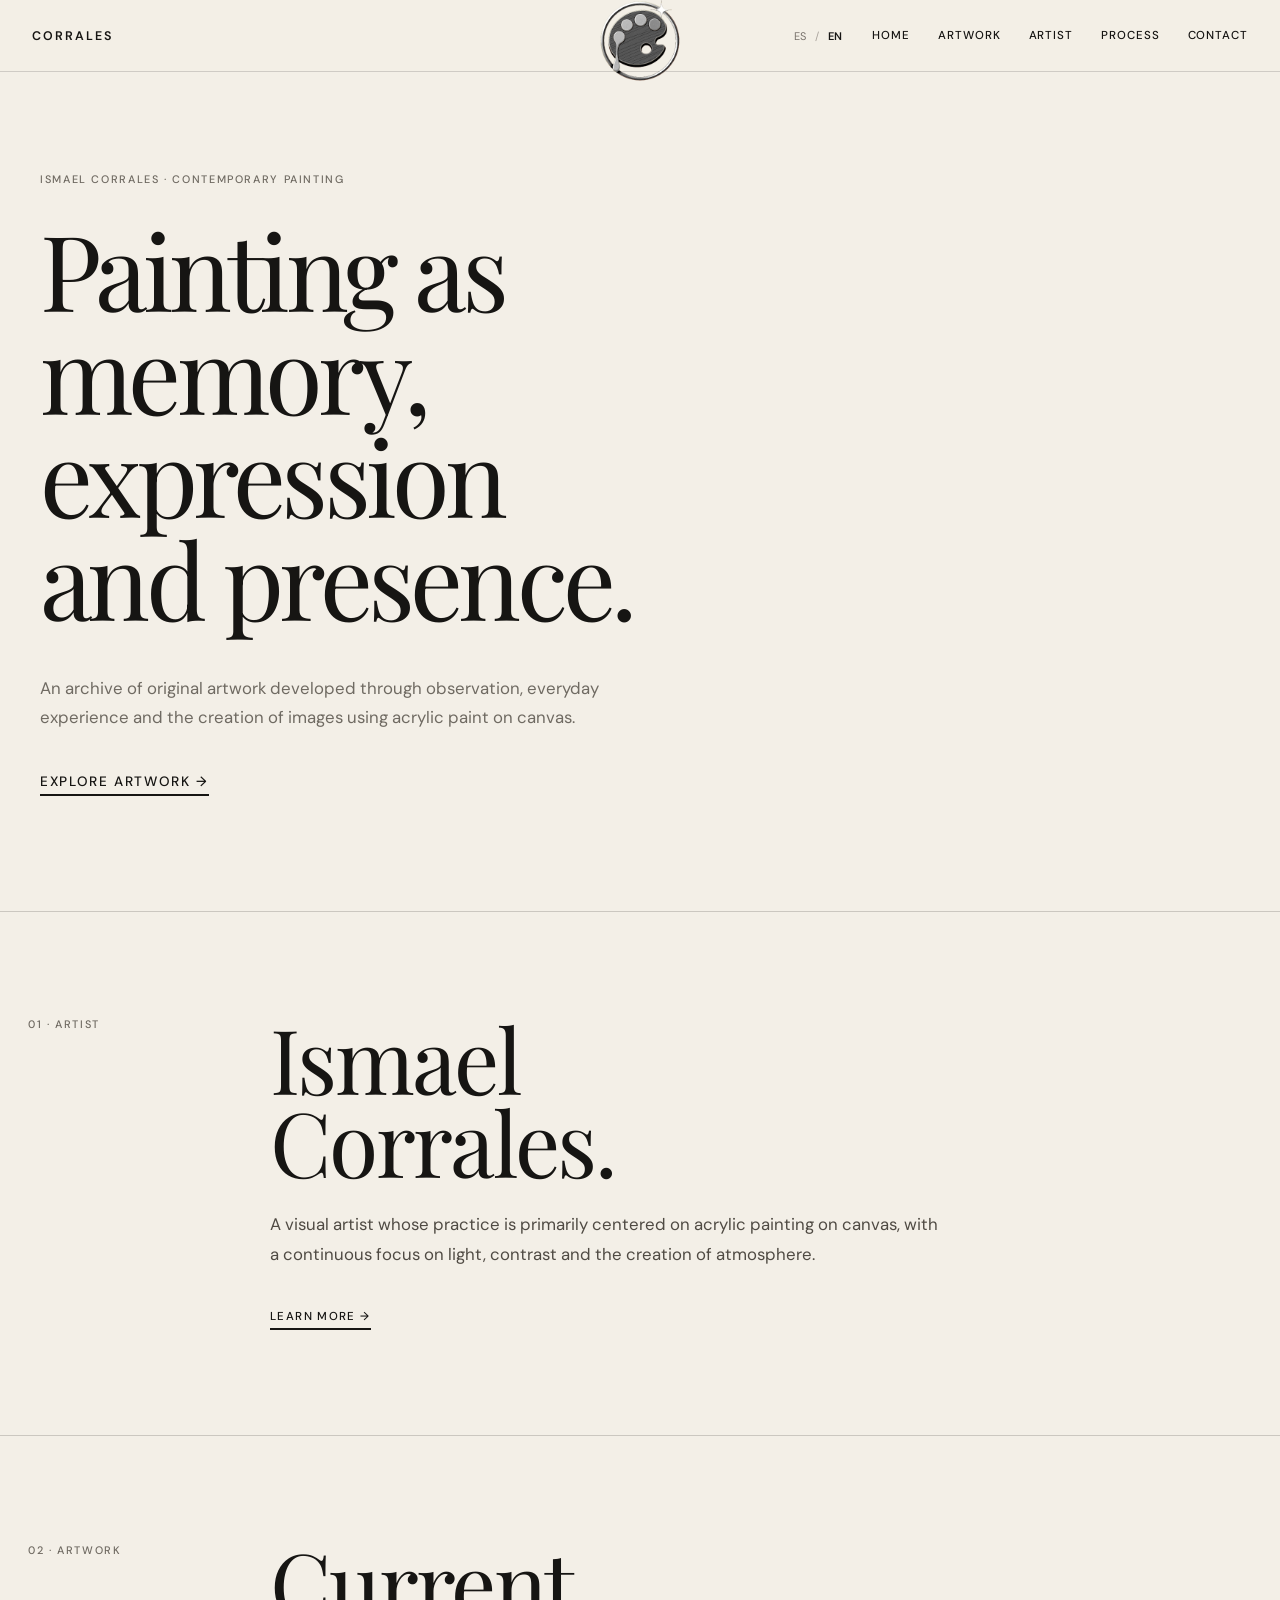
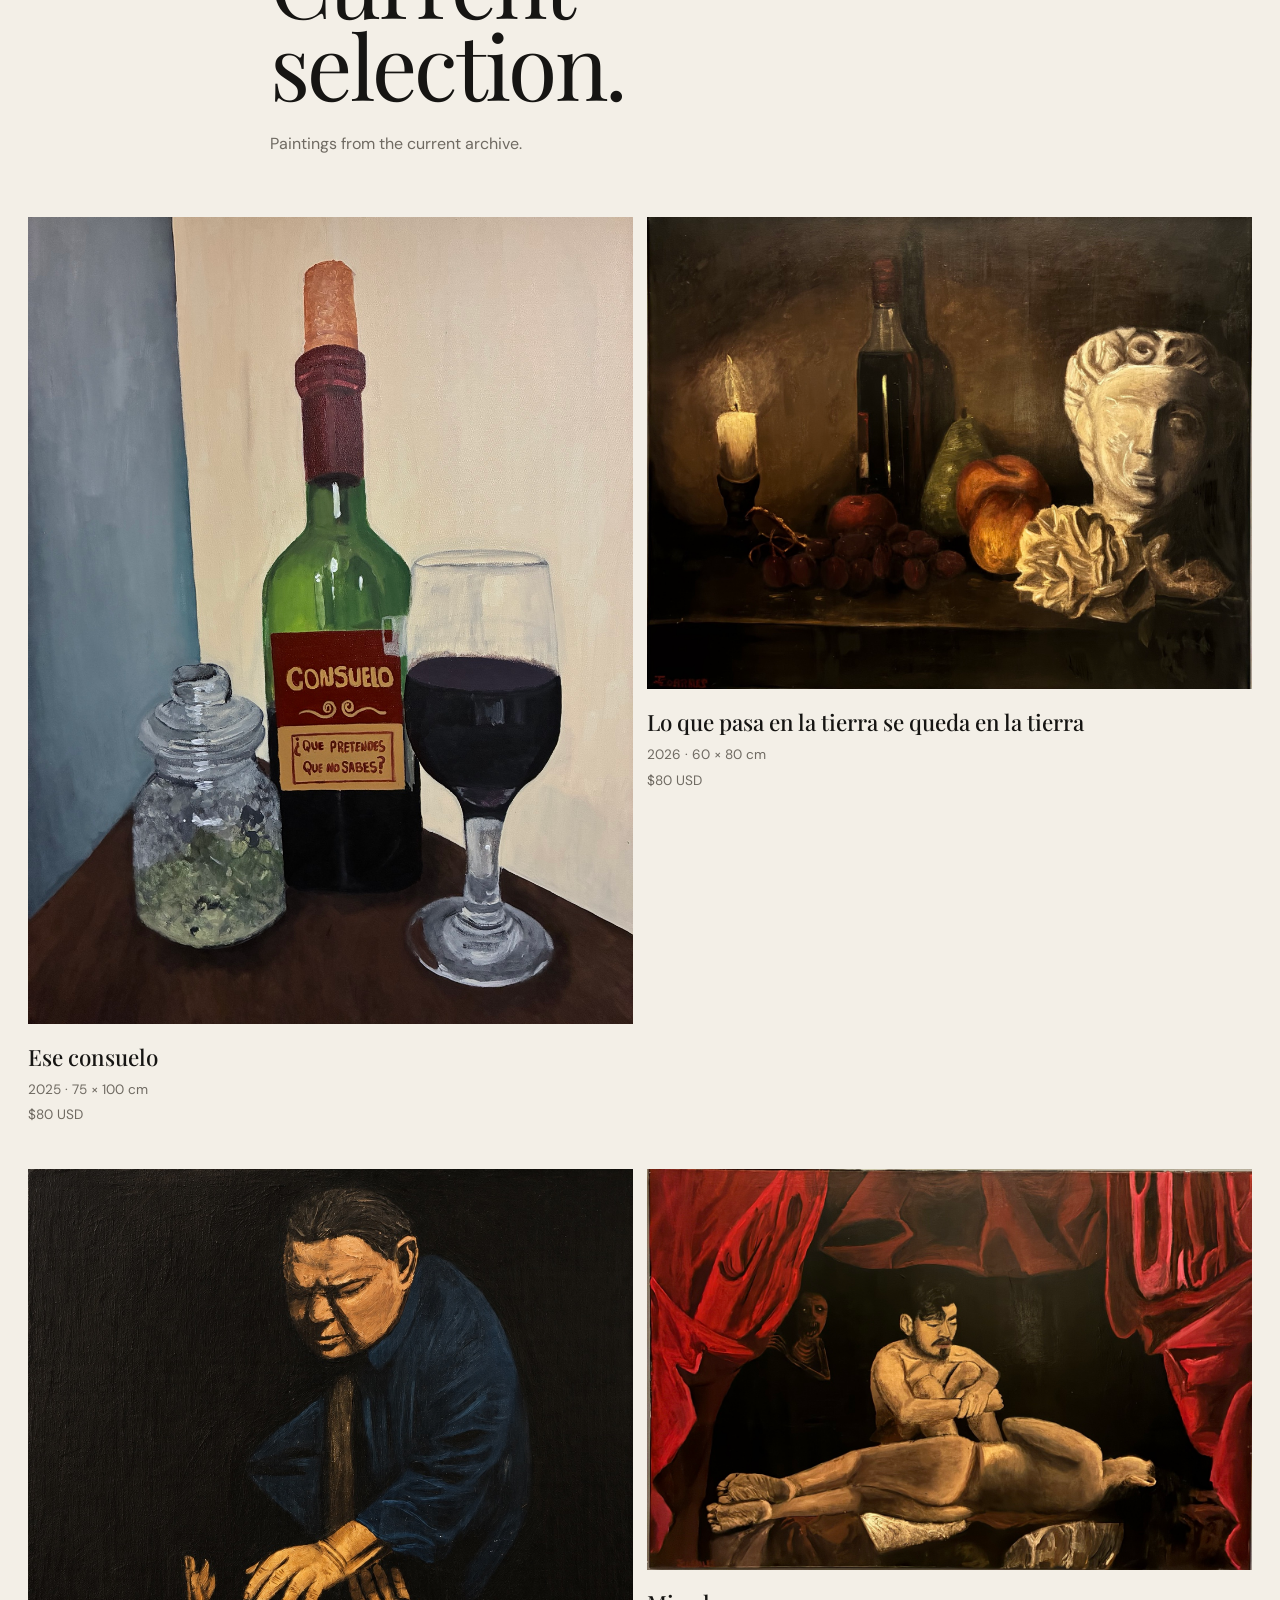
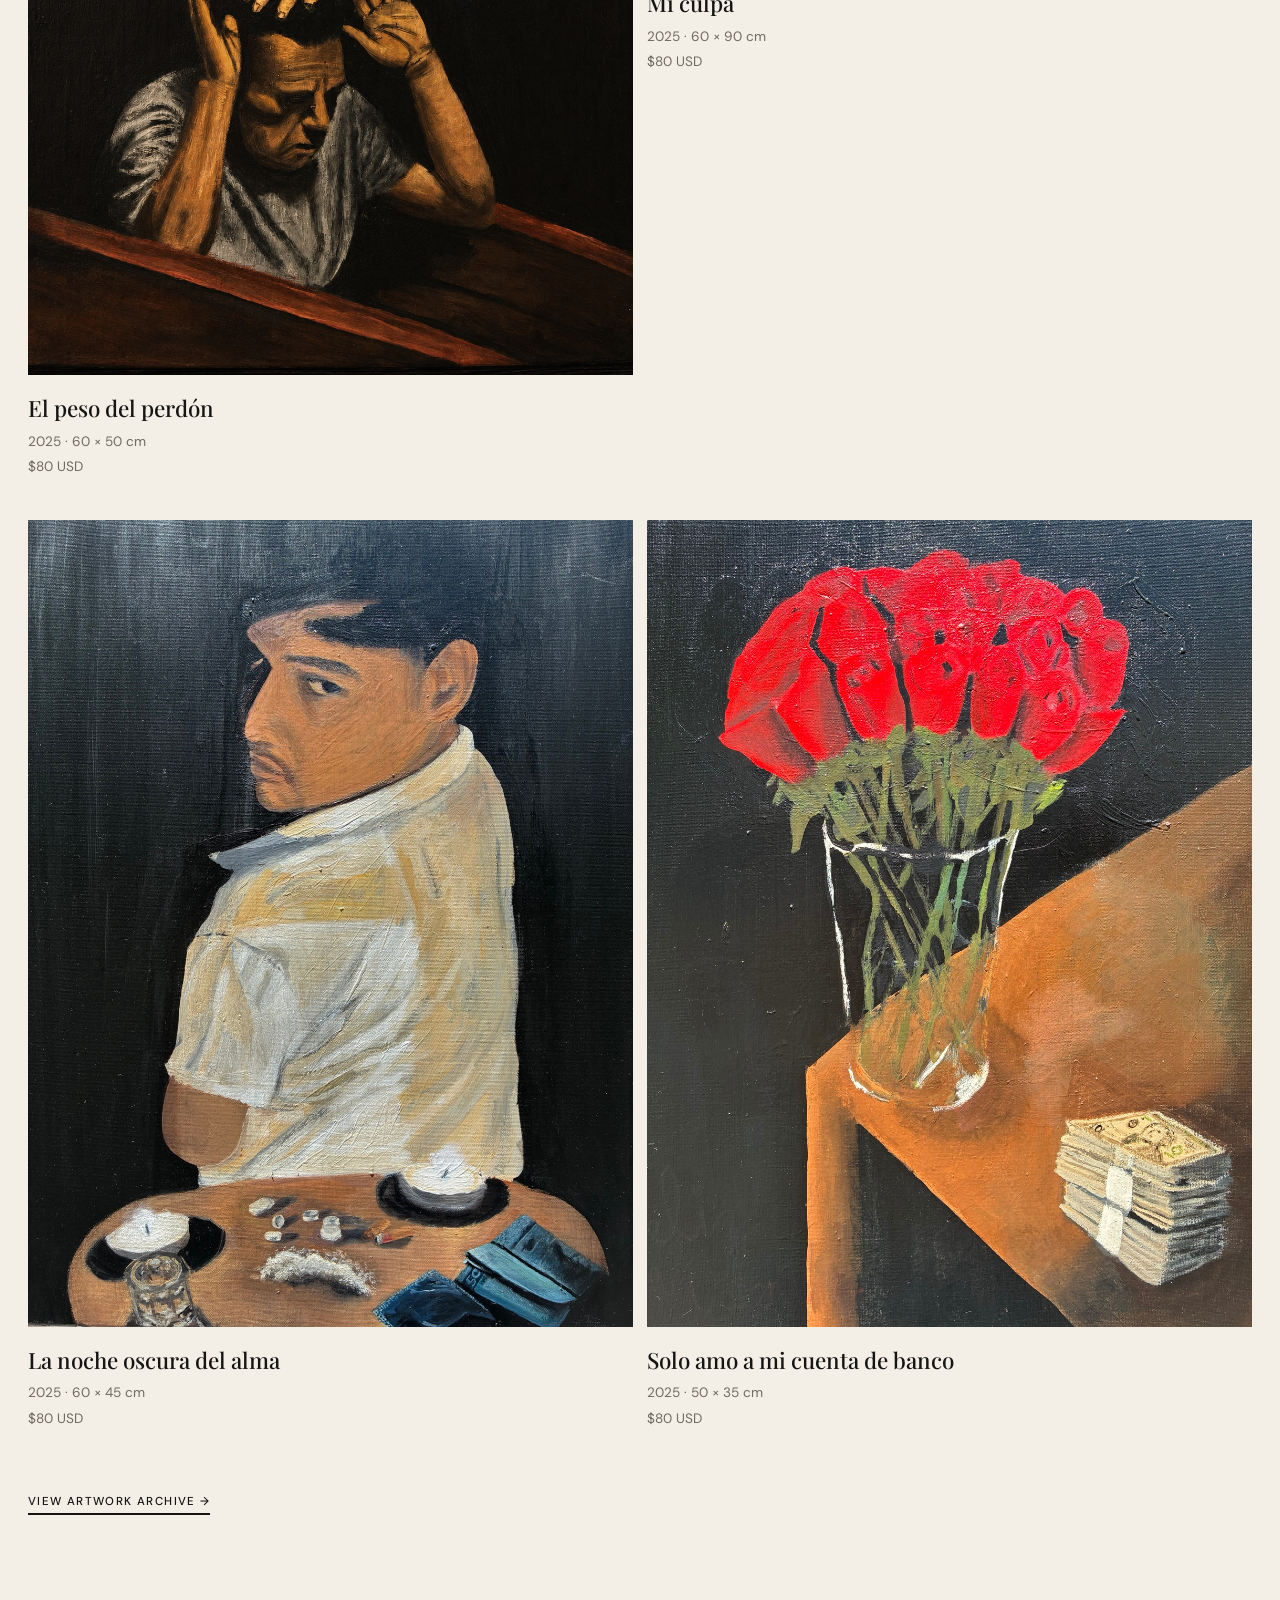
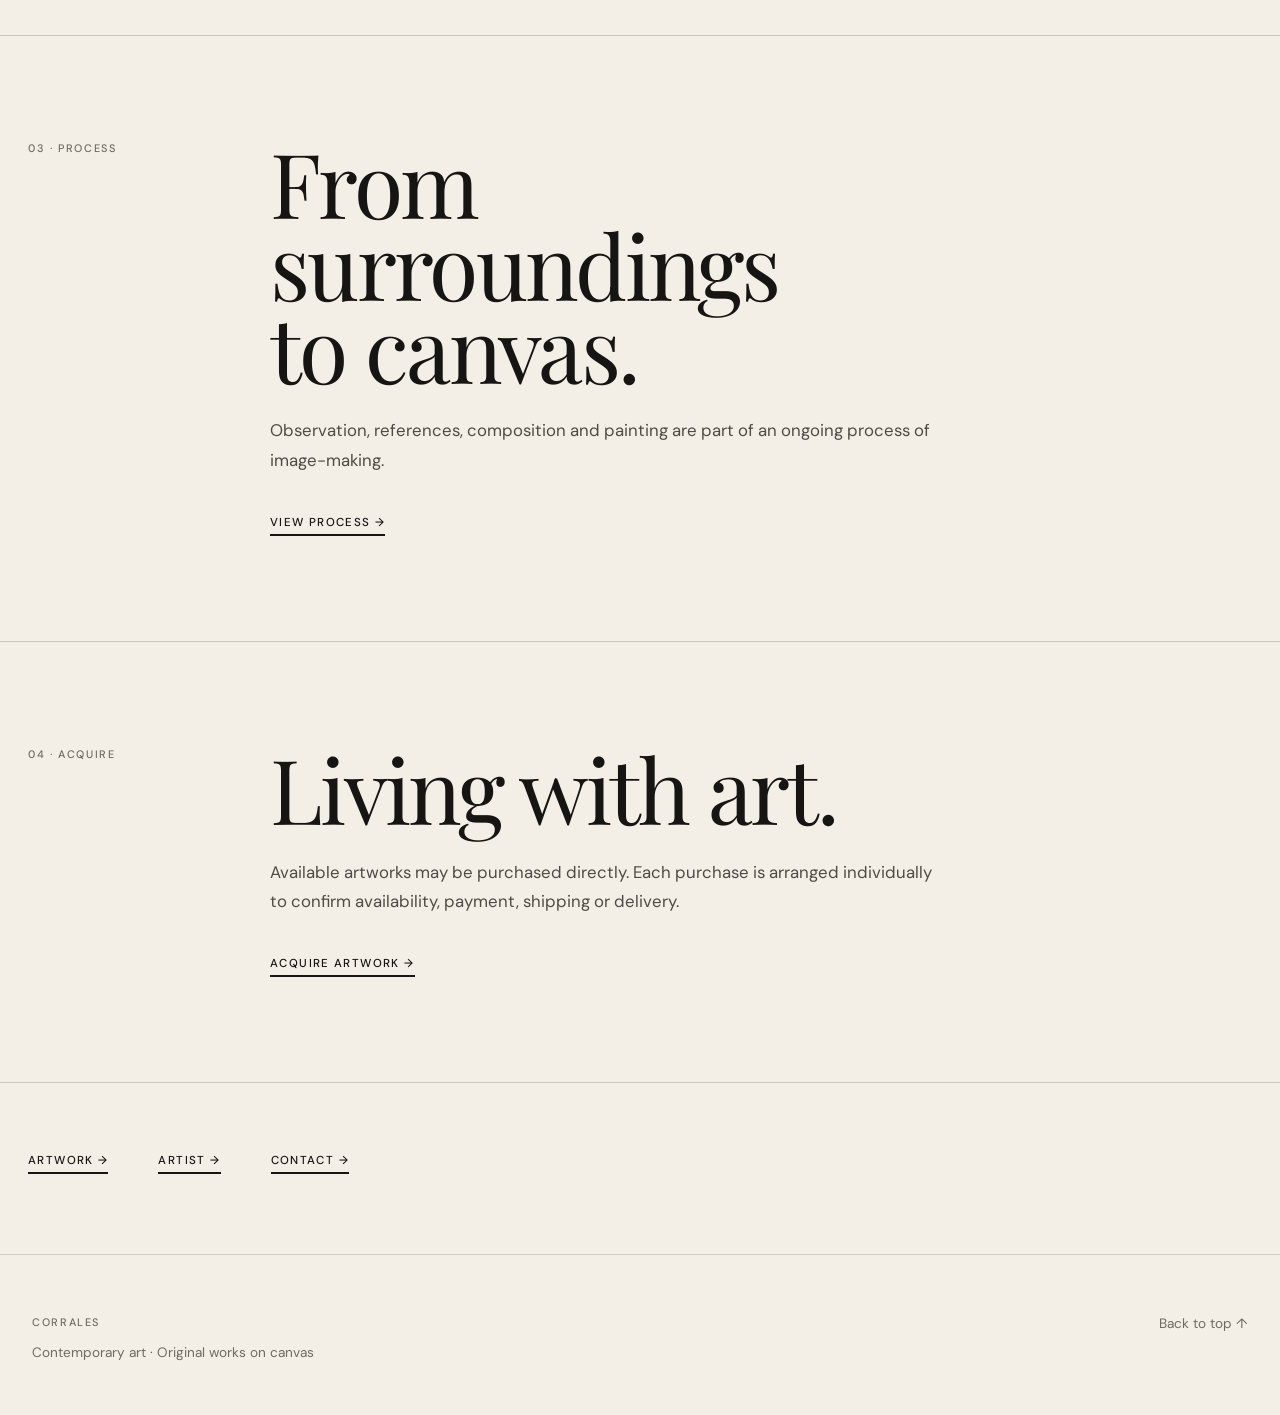
<file: index.html>
<!DOCTYPE html>
<html lang="es">

<head>
  <meta charset="UTF-8">
  <meta name="viewport" content="width=device-width, initial-scale=1.0">

  <title>Ismael Corrales — Pintura contemporánea</title>

  <meta
    name="description"
    content="Pintura contemporánea de Ismael Corrales. Obras originales, archivo, proceso y adquisición."
  >

  <link rel="preconnect" href="https://fonts.googleapis.com">
  <link rel="preconnect" href="https://fonts.gstatic.com" crossorigin>

  <link
    href="https://fonts.googleapis.com/css2?family=DM+Sans:wght@300;400;500;600&family=Playfair+Display:wght@400;500&display=swap"
    rel="stylesheet"
  >

  <link rel="stylesheet" href="./styles.css?v=200">

  <style>

    /* ENCABEZADO */

    .site-header {
      position: sticky !important;
      top: 0 !important;
      z-index: 999999 !important;
      background: rgba(243,239,231,.96) !important;
      backdrop-filter: blur(10px);
      -webkit-backdrop-filter: blur(10px);
      transition: transform .3s ease, opacity .3s ease !important;
      overflow: visible !important;
    }

    .site-header.header-hidden {
      transform: translateY(-110%) !important;
      opacity: 0 !important;
    }

    .mobile-menu-toggle,
    .mobile-nav {
      display: none;
    }

    /* SELECTOR DE IDIOMAS */

    .language-switcher {
      display: flex;
      align-items: center;
      justify-content: center;
      gap: 7px;
      font-family: "DM Sans", sans-serif;
      font-size: 11px;
      letter-spacing: .08em;
      white-space: nowrap;
    }

    .language-switcher button {
      padding: 5px 2px;
      border: 0;
      background: transparent;
      color: #77716a;
      font: inherit;
      cursor: pointer;
    }

    .language-switcher button.active,
    .language-switcher button[aria-pressed="true"] {
      color: #161513;
      font-weight: 600;
    }

    .language-switcher span {
      color: #aaa49c;
    }

    .desktop-language {
      margin-left: auto;
      margin-right: 28px;
    }

    .mobile-language {
      display: none;
    }

    /* PORTADA */

    .home-hero {
      min-height: calc(100vh - 72px);
      display: flex;
      align-items: center;
      padding: 100px 28px 115px;
      border-bottom: 1px solid var(--line);
    }

    .home-hero-copy {
      width: 100%;
      max-width: 1200px;
      margin: 0 auto;
    }

    .home-hero .eyebrow {
      margin-bottom: 30px;
    }

    .home-hero h1 {
      max-width: 12ch;
      margin: 0 0 45px;
      font-family: "Playfair Display", serif;
      font-size: clamp(4.5rem, 8.2vw, 8.8rem);
      font-weight: 400;
      line-height: .98;
      letter-spacing: -.045em;
    }

    .home-hero-intro {
      max-width: 610px;
      margin: 0 0 38px;
      font-size: 1.05rem;
      line-height: 1.75;
      color: var(--muted);
    }

    .home-hero .text-link {
      display: inline-block;
      font-size: .85rem;
      letter-spacing: .12em;
      text-transform: uppercase;
    }

    /* SECCIONES GENERALES */

    .home-section {
      padding: 105px 28px;
      border-bottom: 1px solid var(--line);
    }

    .home-section-grid {
      display: grid;
      grid-template-columns: .32fr 1.68fr;
      gap: 55px;
      max-width: 1420px;
      margin: 0 auto;
    }

    .home-section-content {
      max-width: 950px;
    }

    .home-section h2 {
      max-width: 11ch;
      margin: 0 0 28px;
      font-size: clamp(3.6rem, 7vw, 7rem);
      font-weight: 400;
      line-height: .92;
      letter-spacing: -.03em;
    }

    .home-section-copy {
      max-width: 680px;
      margin: 0 0 35px;
      font-size: 1.05rem;
      line-height: 1.75;
      color: #4f4a43;
    }

    /* SELECCIÓN ACTUAL */

    .home-works {
      padding: 105px 28px 120px;
      border-bottom: 1px solid var(--line);
    }

    .home-works-header {
      display: grid;
      grid-template-columns: .32fr 1.68fr;
      gap: 55px;
      max-width: 1420px;
      margin: 0 auto 60px;
    }

    .home-works-header h2 {
      max-width: 11ch;
      margin: 0 0 24px;
      font-size: clamp(3.6rem, 7vw, 7rem);
      font-weight: 400;
      line-height: .92;
      letter-spacing: -.03em;
    }

    .home-works-header p {
      max-width: 650px;
      margin: 0;
      line-height: 1.7;
      color: var(--muted);
    }

    /* DOS COLUMNAS */

    #corrales-seleccion-actual {
      display: grid !important;
      grid-template-columns: repeat(2, minmax(0, 1fr)) !important;
      gap: 60px 28px !important;
      width: 100% !important;
      max-width: 1420px !important;
      margin: 0 auto !important;
      align-items: start !important;
    }

    #corrales-seleccion-actual > article {
      display: block !important;
      width: 100% !important;
      min-width: 0 !important;
      max-width: none !important;
      margin: 0 !important;
      padding: 0 !important;
      float: none !important;
      grid-column: auto !important;
    }

    #corrales-seleccion-actual > article > a {
      display: block !important;
      width: 100% !important;
    }

    #corrales-seleccion-actual img {
      display: block !important;
      width: 100% !important;
      max-width: 100% !important;
      height: auto !important;
      object-fit: contain !important;
      object-position: center !important;
    }

    #corrales-seleccion-actual h3 {
      margin: 18px 0 8px;
      line-height: 1.35;
    }

    #corrales-seleccion-actual h3 a {
      color: inherit;
      text-decoration: none;
    }

    #corrales-seleccion-actual p {
      margin: 5px 0;
      line-height: 1.5;
    }

    .home-works-footer {
      max-width: 1420px;
      margin: 55px auto 0;
    }

    /* CIERRE */

    .home-final {
      padding: 70px 28px 80px;
    }

    .home-final-inner {
      max-width: 1420px;
      margin: 0 auto;
    }

    .home-final-links {
      display: flex;
      gap: 50px;
      align-items: flex-start;
    }

    /* VERSIÓN MÓVIL */

    @media (max-width: 800px) {

      .site-header {
        display: flex !important;
        align-items: center !important;
        justify-content: space-between !important;
        min-height: 118px !important;
        padding: 18px !important;
      }

      .site-header .nav {
        display: none !important;
      }

      .desktop-language {
        display: none !important;
      }

      .mobile-language {
        display: flex;
        justify-content: flex-start;
        padding: 12px 0 18px;
        border-bottom: 1px solid rgba(22,21,19,.18);
      }

      .mobile-language button {
        font-size: 13px;
      }

      .mobile-menu-toggle {
        display: block !important;
        visibility: visible !important;
        opacity: 1 !important;
        position: relative !important;
        z-index: 100001 !important;
        margin: 0 !important;
        padding: 10px 0 !important;
        border: 0 !important;
        background: transparent !important;
        color: #161513 !important;
        font-family: "DM Sans", sans-serif !important;
        font-size: 12px !important;
        font-weight: 500 !important;
        letter-spacing: .12em !important;
        text-transform: uppercase !important;
        cursor: pointer;
      }

      .mobile-nav {
        display: none;
        position: fixed;
        top: 118px;
        left: 0;
        right: 0;
        z-index: 999998;
        padding: 20px 18px 30px;
        background: #f3efe7;
        border-bottom: 1px solid rgba(22,21,19,.18);
      }

      .mobile-nav.open {
        display: block !important;
      }

      .mobile-nav a {
        display: block;
        padding: 17px 0;
        border-bottom: 1px solid rgba(22,21,19,.18);
        color: #161513;
        font-family: "Playfair Display", serif;
        font-size: 32px;
        line-height: 1;
        text-decoration: none;
      }

      /* PORTADA MÓVIL */

      .home-hero {
        min-height: calc(100svh - 118px);
        padding: 65px 18px 85px;
      }

      .home-hero-copy {
        max-width: 100%;
      }

      .home-hero .eyebrow {
        margin-bottom: 25px;
      }

      .home-hero h1 {
        max-width: 100%;
        margin: 0 0 35px;
        font-size: clamp(3.45rem, 13vw, 5.8rem);
        line-height: 1;
        letter-spacing: -.04em;
      }

      .home-hero-intro {
        max-width: 100%;
        margin-bottom: 34px;
        font-size: .98rem;
        line-height: 1.7;
      }

      /* SECCIONES MÓVILES */

      .home-section {
        padding: 82px 18px;
      }

      .home-section-grid {
        display: block;
      }

      .home-section-grid > .section-number {
        margin-bottom: 30px;
      }

      .home-section h2 {
        font-size: clamp(3rem, 14vw, 5rem);
      }

      .home-section-copy {
        font-size: .98rem;
        line-height: 1.7;
      }

      /* OBRAS EN DOS COLUMNAS */

      .home-works {
        padding: 82px 18px 95px;
      }

      .home-works-header {
        display: block;
        margin-bottom: 45px;
      }

      .home-works-header > .section-number {
        margin-bottom: 30px;
      }

      .home-works-header h2 {
        font-size: clamp(3rem, 14vw, 5rem);
      }

      #corrales-seleccion-actual {
        display: grid !important;
        grid-template-columns: repeat(2, minmax(0, 1fr)) !important;
        gap: 38px 14px !important;
      }

      #corrales-seleccion-actual > article {
        width: 100% !important;
        min-width: 0 !important;
      }

      #corrales-seleccion-actual img {
        width: 100% !important;
        height: auto !important;
        object-fit: contain !important;
      }

      #corrales-seleccion-actual h3 {
        margin-top: 12px;
        margin-bottom: 6px;
        font-size: 14px !important;
        line-height: 1.35;
      }

      #corrales-seleccion-actual p {
        font-size: 12px !important;
        line-height: 1.45;
        margin: 4px 0;
      }

      .home-works-footer {
        margin-top: 42px;
      }

      /* CIERRE MÓVIL */

      .home-final {
        padding: 55px 18px 65px;
      }

      .home-final-links {
        display: flex !important;
        justify-content: space-between;
        gap: 20px;
      }

      .home-final-links .text-link {
        margin: 0 !important;
        white-space: nowrap;
      }

    }

  </style>

</head>

<body>

  <!-- ENCABEZADO -->

  <header class="site-header">

    <a href="./index.html" class="brand">
      CORRALES
    </a>

    <a
      href="./index.html"
      class="header-logo"
      aria-label="Inicio Corrales"
    >
      <img
        src="./assets/Logo-header.PNG?v=4"
        alt="Logotipo Corrales"
      >
    </a>

    <!-- SELECTOR DE IDIOMAS EN COMPUTADORA -->

    <div
      class="language-switcher desktop-language"
      role="group"
      aria-label="Seleccionar idioma"
    >
      <button type="button" data-lang-button="es">
        ES
      </button>

      <span>/</span>

      <button type="button" data-lang-button="en">
        EN
      </button>
    </div>

    <!-- NAVEGACIÓN -->

    <nav class="nav">

      <a
        href="./index.html"
        data-es="Inicio"
        data-en="Home"
      >Inicio</a>

      <a
        href="./obra.html"
        data-es="Obra"
        data-en="Artwork"
      >Obra</a>

      <a
        href="./artista.html"
        data-es="Artista"
        data-en="Artist"
      >Artista</a>

      <a
        href="./proceso.html"
        data-es="Proceso"
        data-en="Process"
      >Proceso</a>

      <a
        href="./contacto.html"
        data-es="Contacto"
        data-en="Contact"
      >Contacto</a>

    </nav>

    <button
      class="mobile-menu-toggle"
      id="menuButton"
      type="button"
      aria-label="Abrir menú"
      aria-expanded="false"
      data-aria-es="Abrir menú"
      data-aria-en="Open menu"
    >
      MENÚ
    </button>

  </header>

  <!-- MENÚ MÓVIL -->

  <nav
    class="mobile-nav"
    id="mobileMenu"
    aria-label="Navegación móvil"
  >

    <!-- SELECTOR DE IDIOMAS EN IPHONE -->

    <div
      class="language-switcher mobile-language"
      role="group"
      aria-label="Seleccionar idioma"
    >
      <button type="button" data-lang-button="es">
        ES
      </button>

      <span>/</span>

      <button type="button" data-lang-button="en">
        EN
      </button>
    </div>

    <a
      href="./index.html"
      data-es="Inicio"
      data-en="Home"
    >Inicio</a>

    <a
      href="./obra.html"
      data-es="Obra"
      data-en="Artwork"
    >Obra</a>

    <a
      href="./artista.html"
      data-es="Artista"
      data-en="Artist"
    >Artista</a>

    <a
      href="./proceso.html"
      data-es="Proceso"
      data-en="Process"
    >Proceso</a>

    <a
      href="./contacto.html"
      data-es="Contacto"
      data-en="Contact"
    >Contacto</a>

  </nav>

  <main>

    <!-- PORTADA -->

    <section class="home-hero">

      <div class="home-hero-copy">

        <p
          class="eyebrow"
          data-es="ISMAEL CORRALES · PINTURA CONTEMPORÁNEA"
          data-en="ISMAEL CORRALES · CONTEMPORARY PAINTING"
        >
          ISMAEL CORRALES · PINTURA CONTEMPORÁNEA
        </p>

        <h1
          data-es="La pintura como memoria, expresión y presencia."
          data-en="Painting as memory, expression and presence."
        >
          La pintura como memoria, expresión y presencia.
        </h1>

        <p
          class="home-hero-intro"
          data-es="Archivo de obra original desarrollado desde la observación, la experiencia cotidiana y la construcción de imágenes mediante pintura acrílica sobre lienzo."
          data-en="An archive of original artwork developed through observation, everyday experience and the creation of images using acrylic paint on canvas."
        >
          Archivo de obra original desarrollado desde la observación,
          la experiencia cotidiana y la construcción de imágenes
          mediante pintura acrílica sobre lienzo.
        </p>

        <a
          href="./obra.html"
          class="text-link"
          data-es="EXPLORAR OBRAS →"
          data-en="EXPLORE ARTWORK →"
        >
          EXPLORAR OBRAS →
        </a>

      </div>

    </section>

    <!-- ARTISTA -->

    <section class="home-section">

      <div class="home-section-grid">

        <p
          class="section-number"
          data-es="01 · ARTISTA"
          data-en="01 · ARTIST"
        >
          01 · ARTISTA
        </p>

        <div class="home-section-content">

          <h2>
            Ismael Corrales.
          </h2>

          <p
            class="home-section-copy"
            data-es="Artista visual cuya práctica se desarrolla principalmente a través de la pintura acrílica sobre lienzo, con una atención constante a la luz, el contraste y la construcción de atmósferas."
            data-en="A visual artist whose practice is primarily centered on acrylic painting on canvas, with a continuous focus on light, contrast and the creation of atmosphere."
          >
            Artista visual cuya práctica se desarrolla
            principalmente a través de la pintura acrílica sobre lienzo,
            con una atención constante a la luz, el contraste y la
            construcción de atmósferas.
          </p>

          <a
            href="./artista.html"
            class="text-link"
            data-es="INFORMACIÓN →"
            data-en="LEARN MORE →"
          >
            INFORMACIÓN →
          </a>

        </div>

      </div>

    </section>

    <!-- SELECCIÓN ACTUAL -->

    <section class="home-works">

      <div class="home-works-header">

        <p
          class="section-number"
          data-es="02 · OBRA"
          data-en="02 · ARTWORK"
        >
          02 · OBRA
        </p>

        <div>

          <h2
            data-es="Selección actual."
            data-en="Current selection."
          >
            Selección actual.
          </h2>

          <p
            data-es="Pinturas dentro del archivo actual."
            data-en="Paintings from the current archive."
          >
            Pinturas dentro del archivo actual.
          </p>

        </div>

      </div>

      <!-- CUADRÍCULA DE DOS COLUMNAS -->

      <div
        id="corrales-seleccion-actual"
        class="works-grid"
        style="
          display:grid !important;
          grid-template-columns:repeat(2,minmax(0,1fr)) !important;
          gap:38px 14px !important;
          width:100% !important;
          max-width:1420px !important;
          margin:0 auto !important;
        "
      >

        <!-- OBRA 1 -->

        <article class="work">

          <a href="./consuelo.html">
            <img
              src="./assets/consuelo.jpg"
              alt="Ese consuelo"
              loading="lazy"
            >
          </a>

          <h3>
            <a href="./consuelo.html">
              Ese consuelo
            </a>
          </h3>

          <p>2025 · 75 × 100 cm</p>
          <p>$80 USD</p>

        </article>

        <!-- OBRA 2 -->

        <article class="work">

          <a href="./tierra.html">
            <img
              src="./assets/tierra.jpg"
              alt="Lo que pasa en la tierra se queda en la tierra"
              loading="lazy"
            >
          </a>

          <h3>
            <a href="./tierra.html">
              Lo que pasa en la tierra se queda en la tierra
            </a>
          </h3>

          <p>2026 · 60 × 80 cm</p>
          <p>$80 USD</p>

        </article>

        <!-- OBRA 3 -->

        <article class="work">

          <a href="./perdon.html">
            <img
              src="./assets/perdon.jpg"
              alt="El peso del perdón"
              loading="lazy"
            >
          </a>

          <h3>
            <a href="./perdon.html">
              El peso del perdón
            </a>
          </h3>

          <p>2025 · 60 × 50 cm</p>
          <p>$80 USD</p>

        </article>

        <!-- OBRA 4 -->

        <article class="work">

          <a href="./culpa.html">
            <img
              src="./assets/culpa.jpg"
              alt="Mi culpa"
              loading="lazy"
            >
          </a>

          <h3>
            <a href="./culpa.html">
              Mi culpa
            </a>
          </h3>

          <p>2025 · 60 × 90 cm</p>
          <p>$80 USD</p>

        </article>

        <!-- OBRA 5 -->

        <article class="work">

          <a href="./noche.html">
            <img
              src="./assets/noche.jpg"
              alt="La noche oscura del alma"
              loading="lazy"
            >
          </a>

          <h3>
            <a href="./noche.html">
              La noche oscura del alma
            </a>
          </h3>

          <p>2025 · 60 × 45 cm</p>
          <p>$80 USD</p>

        </article>

        <!-- OBRA 6 -->

        <article class="work">

          <a href="./banco.html">
            <img
              src="./assets/banco.jpg"
              alt="Solo amo a mi cuenta de banco"
              loading="lazy"
            >
          </a>

          <h3>
            <a href="./banco.html">
              Solo amo a mi cuenta de banco
            </a>
          </h3>

          <p>2025 · 50 × 35 cm</p>
          <p>$80 USD</p>

        </article>

      </div>

      <div class="home-works-footer">

        <a
          href="./obra.html"
          class="text-link"
          data-es="VER ARCHIVO DE OBRA →"
          data-en="VIEW ARTWORK ARCHIVE →"
        >
          VER ARCHIVO DE OBRA →
        </a>

      </div>

    </section>

    <!-- PROCESO -->

    <section class="home-section">

      <div class="home-section-grid">

        <p
          class="section-number"
          data-es="03 · PROCESO"
          data-en="03 · PROCESS"
        >
          03 · PROCESO
        </p>

        <div class="home-section-content">

          <h2
            data-es="Del entorno al lienzo."
            data-en="From surroundings to canvas."
          >
            Del entorno al lienzo.
          </h2>

          <p
            class="home-section-copy"
            data-es="Observación, referencias, composición y pintura forman parte de un proceso continuo de construcción de imágenes."
            data-en="Observation, references, composition and painting are part of an ongoing process of image-making."
          >
            Observación, referencias, composición y pintura forman
            parte de un proceso continuo de construcción de imágenes.
          </p>

          <a
            href="./proceso.html"
            class="text-link"
            data-es="VER PROCESO →"
            data-en="VIEW PROCESS →"
          >
            VER PROCESO →
          </a>

        </div>

      </div>

    </section>

    <!-- ADQUIRIR -->

    <section class="home-section">

      <div class="home-section-grid">

        <p
          class="section-number"
          data-es="04 · ADQUIRIR"
          data-en="04 · ACQUIRE"
        >
          04 · ADQUIRIR
        </p>

        <div class="home-section-content">

          <h2
            data-es="Vivir con una obra."
            data-en="Living with art."
          >
            Vivir con una obra.
          </h2>

          <p
            class="home-section-copy"
            data-es="Las piezas disponibles pueden adquirirse directamente. Cada compra se coordina de manera individual para confirmar disponibilidad, pago, envío o entrega."
            data-en="Available artworks may be purchased directly. Each purchase is arranged individually to confirm availability, payment, shipping or delivery."
          >
            Las piezas disponibles pueden adquirirse directamente.
            Cada compra se coordina de manera individual para confirmar
            disponibilidad, pago, envío o entrega.
          </p>

          <a
            href="./contacto.html"
            class="text-link"
            data-es="ADQUIRIR OBRA →"
            data-en="ACQUIRE ARTWORK →"
          >
            ADQUIRIR OBRA →
          </a>

        </div>

      </div>

    </section>

    <!-- CIERRE -->

    <section class="home-final">

      <div class="home-final-inner">

        <div class="home-final-links">

          <a
            href="./obra.html"
            class="text-link"
            data-es="OBRA →"
            data-en="ARTWORK →"
          >
            OBRA →
          </a>

          <a
            href="./artista.html"
            class="text-link"
            data-es="ARTISTA →"
            data-en="ARTIST →"
          >
            ARTISTA →
          </a>

          <a
            href="./contacto.html"
            class="text-link"
            data-es="CONTACTO →"
            data-en="CONTACT →"
          >
            CONTACTO →
          </a>

        </div>

      </div>

    </section>

  </main>

  <!-- PIE DE PÁGINA -->

  <footer class="footer">

    <div>

      <p class="section-number">
        CORRALES
      </p>

      <p
        data-es="Arte contemporáneo · Originales sobre lienzo"
        data-en="Contemporary art · Original works on canvas"
      >
        Arte contemporáneo · Originales sobre lienzo
      </p>

    </div>

    <a
      href="#"
      data-es="Volver arriba ↑"
      data-en="Back to top ↑"
    >
      Volver arriba ↑
    </a>

  </footer>

  <!-- FUNCIONES DEL MENÚ -->

  <script>

    const menuButton = document.getElementById("menuButton");
    const mobileMenu = document.getElementById("mobileMenu");
    const header = document.querySelector(".site-header");

    function currentLanguage() {
      return window.CorralesLanguage
        ? window.CorralesLanguage.detect()
        : "es";
    }

    function updateMenuButton(isOpen) {
      const english = currentLanguage() === "en";

      menuButton.textContent = isOpen
        ? (english ? "CLOSE" : "CERRAR")
        : (english ? "MENU" : "MENÚ");

      menuButton.setAttribute(
        "aria-expanded",
        String(isOpen)
      );

      menuButton.setAttribute(
        "aria-label",
        isOpen
          ? (english ? "Close menu" : "Cerrar menú")
          : (english ? "Open menu" : "Abrir menú")
      );
    }

    menuButton.addEventListener("click", function () {

      const isOpen = mobileMenu.classList.toggle("open");

      updateMenuButton(isOpen);

      if (isOpen) {
        header.classList.remove("header-hidden");
      }

    });

    mobileMenu.querySelectorAll("a").forEach(function (link) {

      link.addEventListener("click", function () {

        mobileMenu.classList.remove("open");
        updateMenuButton(false);

      });

    });

    window.addEventListener("corrales:languagechange", function () {
      updateMenuButton(mobileMenu.classList.contains("open"));
    });

    /* ENCABEZADO INTELIGENTE */

    let lastScrollY = window.scrollY;

    window.addEventListener("scroll", function () {

      const currentScrollY = window.scrollY;

      if (mobileMenu.classList.contains("open")) {

        header.classList.remove("header-hidden");
        lastScrollY = currentScrollY;
        return;

      }

      if (currentScrollY < 80) {

        header.classList.remove("header-hidden");
        lastScrollY = currentScrollY;
        return;

      }

      if (currentScrollY > lastScrollY) {

        header.classList.add("header-hidden");

      } else if (currentScrollY < lastScrollY) {

        header.classList.remove("header-hidden");

      }

      lastScrollY = currentScrollY;

    }, { passive: true });

  </script>

  <!-- SISTEMA DE IDIOMAS -->

  <script src="./idiomas.js?v=2"></script>

</body>
</html>
</file>
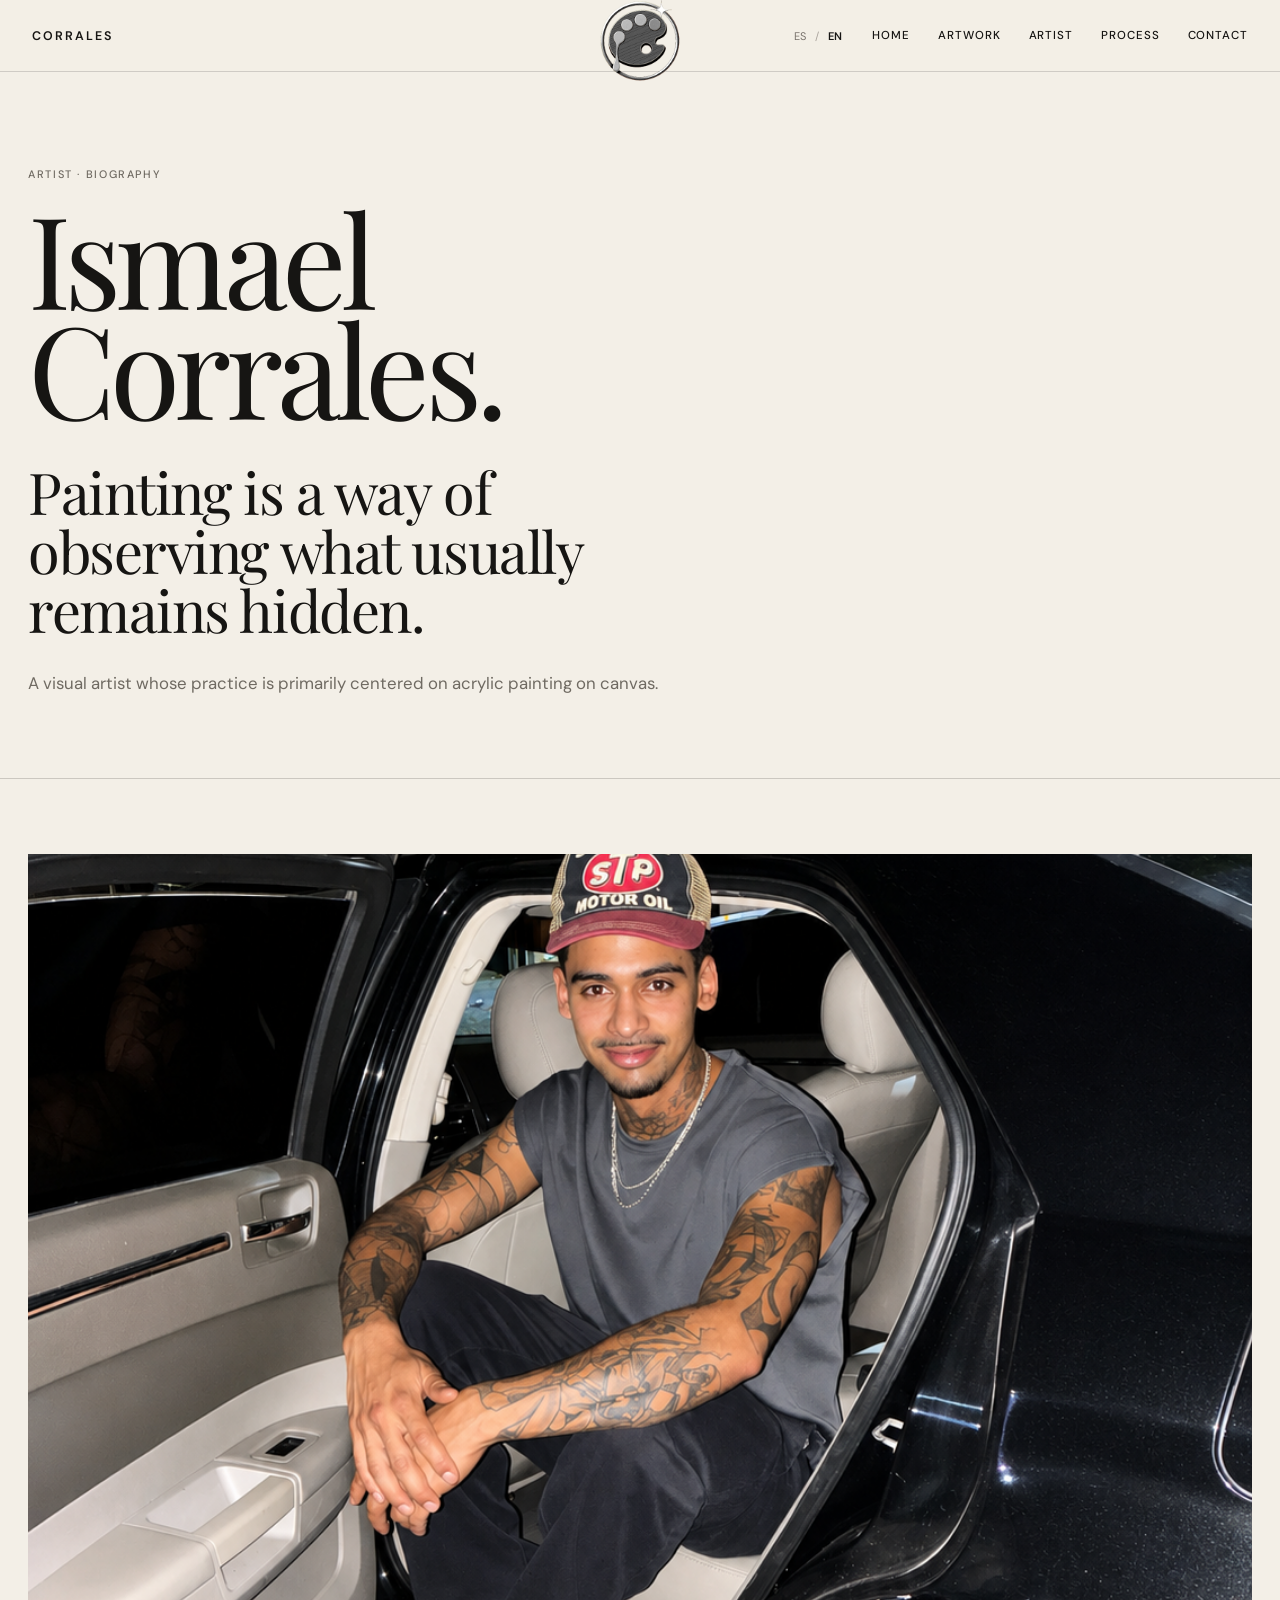
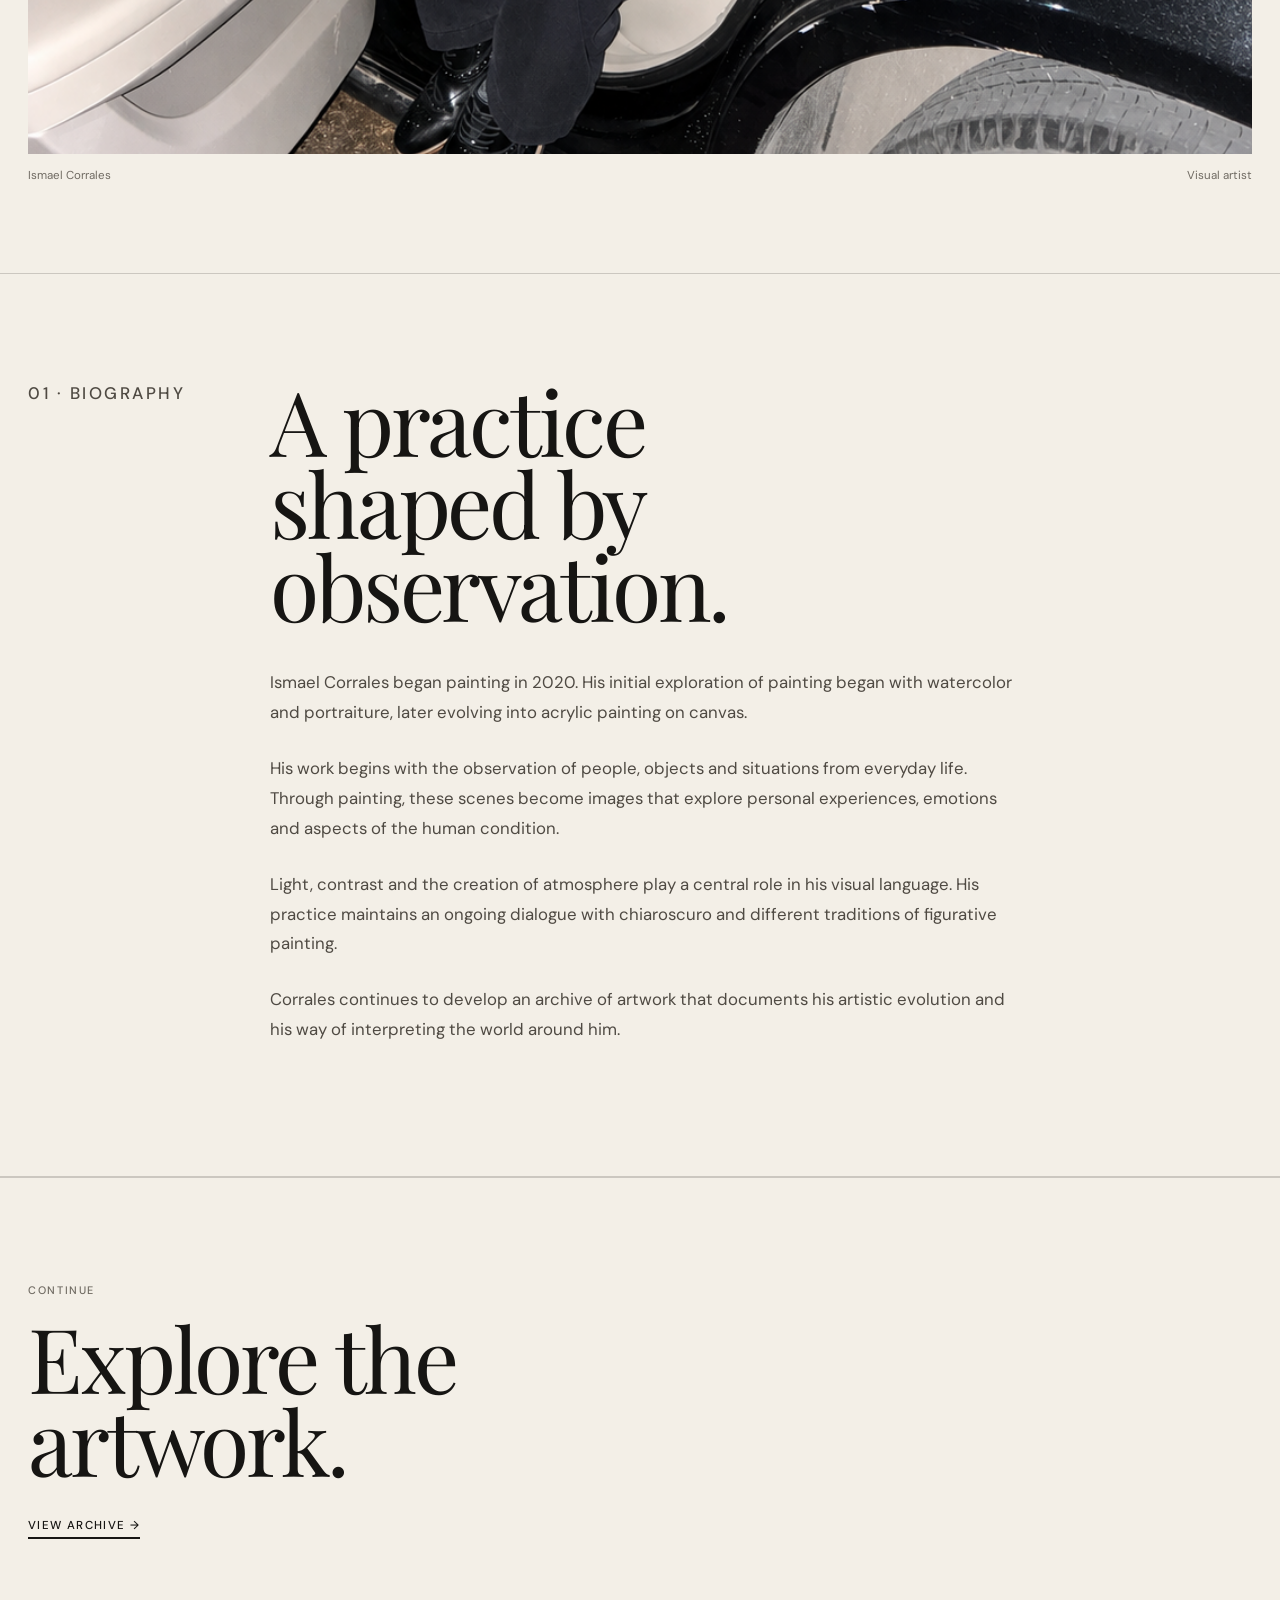
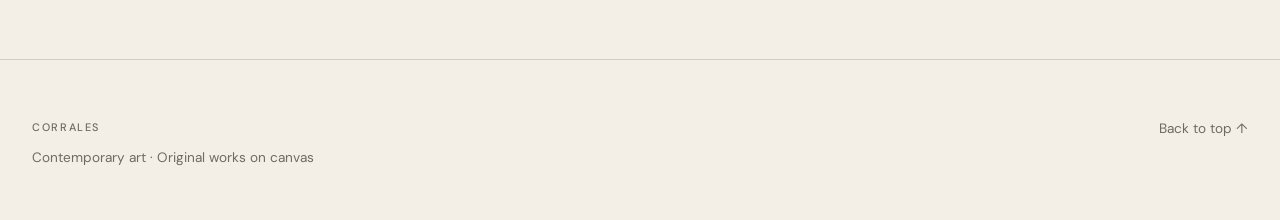
<file: artista.html>
<!DOCTYPE html>
<html lang="es">

<head>
  <meta charset="UTF-8">
  <meta name="viewport" content="width=device-width, initial-scale=1.0">

  <title>Ismael Corrales — Artista</title>

  <meta
    name="description"
    content="Biografía y práctica artística de Ismael Corrales."
  >

  <link rel="preconnect" href="https://fonts.googleapis.com">
  <link rel="preconnect" href="https://fonts.gstatic.com" crossorigin>

  <link
    href="https://fonts.googleapis.com/css2?family=DM+Sans:wght@300;400;500;600&family=Playfair+Display:wght@400;500&display=swap"
    rel="stylesheet"
  >

  <link rel="stylesheet" href="./styles.css?v=206">

  <style>

    /* ENCABEZADO */

    .site-header {
      position: sticky !important;
      top: 0 !important;
      z-index: 999999 !important;
      transition: transform .3s ease, opacity .3s ease !important;
      will-change: transform;
      background: rgba(243,239,231,.96) !important;
      backdrop-filter: blur(10px) !important;
      -webkit-backdrop-filter: blur(10px) !important;
      overflow: visible !important;
    }

    .site-header.header-hidden {
      transform: translateY(-110%) !important;
      opacity: 0 !important;
    }

    .mobile-menu-toggle,
    .mobile-nav {
      display: none;
    }

    /* SELECTOR DE IDIOMAS */

    .language-switcher {
      display: flex;
      align-items: center;
      justify-content: center;
      gap: 7px;
      font-family: "DM Sans", sans-serif;
      font-size: 11px;
      letter-spacing: .08em;
      white-space: nowrap;
    }

    .language-switcher button {
      padding: 5px 2px;
      border: 0;
      background: transparent;
      color: #77716a;
      font: inherit;
      cursor: pointer;
    }

    .language-switcher button.active,
    .language-switcher button[aria-pressed="true"] {
      color: #161513;
      font-weight: 600;
    }

    .language-switcher span {
      color: #aaa49c;
    }

    .desktop-language {
      margin-left: auto;
      margin-right: 28px;
    }

    .mobile-language {
      display: none;
    }

    /* PRESENTACIÓN */

    .artist-hero {
      padding: 95px 28px 80px;
      border-bottom: 1px solid var(--line);
    }

    .artist-hero-inner {
      max-width: 1420px;
      margin: 0 auto;
    }

    .artist-hero h1 {
      margin: 20px 0 40px;
      max-width: 9ch;
      font-size: clamp(4.8rem, 10vw, 9rem);
      line-height: .86;
      font-weight: 400;
      letter-spacing: -.045em;
    }

    .artist-statement {
      max-width: 760px;
      margin: 0 0 30px;
      font-family: "Playfair Display", serif;
      font-size: clamp(2.2rem, 4.5vw, 4.6rem);
      line-height: 1.02;
      letter-spacing: -.025em;
    }

    .artist-intro {
      max-width: 650px;
      margin: 0;
      font-size: 1.05rem;
      line-height: 1.75;
      color: var(--muted);
    }

    /* RETRATO */

    .artist-portrait {
      max-width: 1420px;
      margin: 0 auto;
      padding: 75px 28px 90px;
    }

    .artist-portrait figure {
      margin: 0;
    }

    .artist-portrait img {
      display: block;
      width: 100%;
      max-height: 900px;
      object-fit: cover;
      object-position: center;
    }

    .artist-caption {
      display: flex;
      justify-content: space-between;
      gap: 20px;
      margin-top: 14px;
      font-size: .72rem;
      color: var(--muted);
    }

    /* BIOGRAFÍA */

    .artist-bio {
      padding: 105px 28px;
      border-top: 1px solid var(--line);
      border-bottom: 1px solid var(--line);
    }

    .artist-bio-inner {
      max-width: 1420px;
      margin: 0 auto;
      display: grid;
      grid-template-columns: .32fr 1.68fr;
      gap: 55px;
    }

    .artist-bio-content {
      max-width: 900px;
    }

    .artist-bio h2 {
      margin: 0 0 42px;
      max-width: 10ch;
      font-size: clamp(3.5rem, 7vw, 7rem);
      line-height: .92;
      font-weight: 400;
      letter-spacing: -.035em;
    }

    .artist-bio p {
      max-width: 760px;
      margin: 0 0 26px;
      font-size: 1.05rem;
      line-height: 1.78;
      color: #4f4a43;
    }

    /* CIERRE */

    .artist-final {
      padding: 105px 28px 120px;
      border-top: 1px solid var(--line);
    }

    .artist-final-inner {
      max-width: 1420px;
      margin: 0 auto;
    }

    .artist-final h2 {
      margin: 18px 0 32px;
      max-width: 10ch;
      font-size: clamp(3.8rem, 7vw, 7rem);
      line-height: .92;
      font-weight: 400;
      letter-spacing: -.035em;
    }

    /* VERSIÓN MÓVIL */

    @media (max-width: 800px) {

      .site-header {
        display: flex !important;
        align-items: center !important;
        justify-content: space-between !important;
        min-height: 118px !important;
        padding: 18px !important;
        overflow: visible !important;
      }

      .site-header .nav {
        display: none !important;
      }

      .desktop-language {
        display: none !important;
      }

      .mobile-language {
        display: flex;
        justify-content: flex-start;
        padding: 12px 0 18px;
        border-bottom: 1px solid rgba(22,21,19,.18);
      }

      .mobile-language button {
        font-size: 13px;
      }

      .mobile-menu-toggle {
        display: block !important;
        visibility: visible !important;
        opacity: 1 !important;
        position: relative !important;
        z-index: 100001 !important;
        margin: 0 !important;
        padding: 10px 0 !important;
        border: 0 !important;
        background: transparent !important;
        color: #161513 !important;
        font-family: "DM Sans", sans-serif !important;
        font-size: 12px !important;
        font-weight: 500 !important;
        letter-spacing: .12em !important;
        text-transform: uppercase !important;
        cursor: pointer;
      }

      .mobile-nav {
        display: none;
        position: fixed;
        top: 118px;
        left: 0;
        right: 0;
        z-index: 999998;
        padding: 20px 18px 30px;
        background: #f3efe7;
        border-bottom: 1px solid rgba(22,21,19,.18);
      }

      .mobile-nav.open {
        display: block !important;
      }

      .mobile-nav a {
        display: block;
        padding: 17px 0;
        border-bottom: 1px solid rgba(22,21,19,.18);
        color: #161513;
        font-family: "Playfair Display", serif;
        font-size: 32px;
        line-height: 1;
        text-decoration: none;
      }

      /* PRESENTACIÓN MÓVIL */

      .artist-hero {
        padding: 65px 18px 60px;
      }

      .artist-hero h1 {
        font-size: clamp(4rem, 18vw, 6rem);
      }

      .artist-statement {
        font-size: clamp(2.2rem, 10vw, 3.5rem);
      }

      .artist-intro {
        font-size: .98rem;
      }

      /* RETRATO MÓVIL */

      .artist-portrait {
        padding: 55px 18px 70px;
      }

      .artist-portrait img {
        max-height: none;
      }

      .artist-caption {
        font-size: .64rem;
      }

      /* BIOGRAFÍA MÓVIL */

      .artist-bio {
        padding: 82px 18px;
      }

      .artist-bio-inner {
        display: block;
      }

      .artist-bio-inner > .section-number {
        margin-bottom: 30px;
      }

      .artist-bio h2 {
        font-size: clamp(3rem, 14vw, 5rem);
      }

      .artist-bio p {
        font-size: .98rem;
        line-height: 1.72;
      }

      /* CIERRE MÓVIL */

      .artist-final {
        padding: 80px 18px 95px;
      }

      .artist-final h2 {
        font-size: clamp(3.4rem, 15vw, 5.2rem);
      }

    }

  </style>

</head>

<body>

  <!-- ENCABEZADO -->

  <header class="site-header">

    <a href="./index.html" class="brand">
      CORRALES
    </a>

    <a
      href="./index.html"
      class="header-logo"
      aria-label="Inicio Corrales"
    >
      <img
        src="./assets/Logo-header.PNG?v=4"
        alt=""
      >
    </a>

    <!-- SELECTOR DE IDIOMAS EN COMPUTADORA -->

    <div
      class="language-switcher desktop-language"
      role="group"
      aria-label="Seleccionar idioma"
    >
      <button type="button" data-lang-button="es">
        ES
      </button>

      <span>/</span>

      <button type="button" data-lang-button="en">
        EN
      </button>
    </div>

    <!-- NAVEGACIÓN -->

    <nav class="nav">

      <a
        href="./index.html"
        data-es="Inicio"
        data-en="Home"
      >Inicio</a>

      <a
        href="./obra.html"
        data-es="Obra"
        data-en="Artwork"
      >Obra</a>

      <a
        href="./artista.html"
        data-es="Artista"
        data-en="Artist"
      >Artista</a>

      <a
        href="./proceso.html"
        data-es="Proceso"
        data-en="Process"
      >Proceso</a>

      <a
        href="./contacto.html"
        data-es="Contacto"
        data-en="Contact"
      >Contacto</a>

    </nav>

    <button
      class="mobile-menu-toggle"
      id="menuButton"
      type="button"
      aria-label="Abrir menú"
      aria-expanded="false"
    >
      MENÚ
    </button>

  </header>

  <!-- MENÚ MÓVIL -->

  <nav
    class="mobile-nav"
    id="mobileMenu"
    aria-label="Navegación móvil"
  >

    <!-- SELECTOR ES / EN -->

    <div
      class="language-switcher mobile-language"
      role="group"
      aria-label="Seleccionar idioma"
    >
      <button type="button" data-lang-button="es">
        ES
      </button>

      <span>/</span>

      <button type="button" data-lang-button="en">
        EN
      </button>
    </div>

    <a
      href="./index.html"
      data-es="Inicio"
      data-en="Home"
    >Inicio</a>

    <a
      href="./obra.html"
      data-es="Obra"
      data-en="Artwork"
    >Obra</a>

    <a
      href="./artista.html"
      data-es="Artista"
      data-en="Artist"
    >Artista</a>

    <a
      href="./proceso.html"
      data-es="Proceso"
      data-en="Process"
    >Proceso</a>

    <a
      href="./contacto.html"
      data-es="Contacto"
      data-en="Contact"
    >Contacto</a>

  </nav>

  <main>

    <!-- PRESENTACIÓN -->

    <section class="artist-hero">

      <div class="artist-hero-inner">

        <p
          class="eyebrow"
          data-es="ARTISTA · BIOGRAFÍA"
          data-en="ARTIST · BIOGRAPHY"
        >
          ARTISTA · BIOGRAFÍA
        </p>

        <h1>
          Ismael Corrales.
        </h1>

        <p
          class="artist-statement"
          data-es="Pintar es una forma de observar aquello que normalmente permanece oculto."
          data-en="Painting is a way of observing what usually remains hidden."
        >
          Pintar es una forma de observar aquello que normalmente permanece oculto.
        </p>

        <p
          class="artist-intro"
          data-es="Artista visual cuya práctica se desarrolla principalmente a través de la pintura acrílica sobre lienzo."
          data-en="A visual artist whose practice is primarily centered on acrylic painting on canvas."
        >
          Artista visual cuya práctica se desarrolla
          principalmente a través de la pintura acrílica sobre lienzo.
        </p>

      </div>

    </section>

    <!-- RETRATO -->

    <section class="artist-portrait">

      <figure>

        <img
          src="./assets/retrato.png.PNG"
          alt="Retrato de Ismael Corrales"
          loading="eager"
        >

        <figcaption class="artist-caption">

          <span>
            Ismael Corrales
          </span>

          <span
            data-es="Artista visual"
            data-en="Visual artist"
          >
            Artista visual
          </span>

        </figcaption>

      </figure>

    </section>

    <!-- BIOGRAFÍA -->

    <section class="artist-bio">

      <div class="artist-bio-inner">

        <p
          class="section-number"
          data-es="01 · BIOGRAFÍA"
          data-en="01 · BIOGRAPHY"
        >
          01 · BIOGRAFÍA
        </p>

        <div class="artist-bio-content">

          <h2
            data-es="Una práctica construida desde la observación."
            data-en="A practice shaped by observation."
          >
            Una práctica construida desde la observación.
          </h2>

          <p
            data-es="Ismael Corrales comenzó a pintar en 2020. Su acercamiento inicial surgió a través de la acuarela y el retrato, desarrollándose posteriormente hacia el acrílico sobre lienzo."
            data-en="Ismael Corrales began painting in 2020. His initial exploration of painting began with watercolor and portraiture, later evolving into acrylic painting on canvas."
          >
            Ismael Corrales comenzó a pintar en 2020.
            Su acercamiento inicial surgió a través de la acuarela y el
            retrato, desarrollándose posteriormente hacia el acrílico
            sobre lienzo.
          </p>

          <p
            data-es="Su trabajo parte de la observación de personas, objetos y situaciones de la vida cotidiana. A través de la pintura, estas escenas se transforman en imágenes que exploran experiencias personales, emociones y aspectos de la condición humana."
            data-en="His work begins with the observation of people, objects and situations from everyday life. Through painting, these scenes become images that explore personal experiences, emotions and aspects of the human condition."
          >
            Su trabajo parte de la observación de personas, objetos y
            situaciones de la vida cotidiana. A través de la pintura,
            estas escenas se transforman en imágenes que exploran
            experiencias personales, emociones y aspectos de la
            condición humana.
          </p>

          <p
            data-es="La luz, el contraste y la construcción de atmósferas ocupan un lugar central dentro de su lenguaje visual. Su práctica mantiene una relación constante con el claroscuro y con distintas tradiciones de la pintura figurativa."
            data-en="Light, contrast and the creation of atmosphere play a central role in his visual language. His practice maintains an ongoing dialogue with chiaroscuro and different traditions of figurative painting."
          >
            La luz, el contraste y la construcción de atmósferas ocupan
            un lugar central dentro de su lenguaje visual. Su práctica
            mantiene una relación constante con el claroscuro y con
            distintas tradiciones de la pintura figurativa.
          </p>

          <p
            data-es="Corrales continúa desarrollando un archivo de obra que funciona como registro de su evolución artística y de su manera de interpretar el entorno."
            data-en="Corrales continues to develop an archive of artwork that documents his artistic evolution and his way of interpreting the world around him."
          >
            Corrales continúa desarrollando un archivo de obra que
            funciona como registro de su evolución artística y de su
            manera de interpretar el entorno.
          </p>

        </div>

      </div>

    </section>

    <!-- CIERRE -->

    <section class="artist-final">

      <div class="artist-final-inner">

        <p
          class="eyebrow"
          data-es="CONTINUAR"
          data-en="CONTINUE"
        >
          CONTINUAR
        </p>

        <h2
          data-es="Explorar la obra."
          data-en="Explore the artwork."
        >
          Explorar la obra.
        </h2>

        <a
          href="./obra.html"
          class="text-link"
          data-es="VER ARCHIVO →"
          data-en="VIEW ARCHIVE →"
        >
          VER ARCHIVO →
        </a>

      </div>

    </section>

  </main>

  <!-- PIE DE PÁGINA -->

  <footer class="footer">

    <div>

      <p class="section-number">
        CORRALES
      </p>

      <p
        data-es="Arte contemporáneo · Originales sobre lienzo"
        data-en="Contemporary art · Original works on canvas"
      >
        Arte contemporáneo · Originales sobre lienzo
      </p>

    </div>

    <a
      href="#"
      data-es="Volver arriba ↑"
      data-en="Back to top ↑"
    >
      Volver arriba ↑
    </a>

  </footer>

  <!-- FUNCIONES DEL MENÚ -->

  <script>

    const menuButton =
      document.getElementById("menuButton");

    const mobileMenu =
      document.getElementById("mobileMenu");

    const header =
      document.querySelector(".site-header");

    function currentLanguage() {
      return window.CorralesLanguage
        ? window.CorralesLanguage.detect()
        : "es";
    }

    function updateMenuButton(isOpen) {

      const english = currentLanguage() === "en";

      menuButton.textContent = isOpen
        ? (english ? "CLOSE" : "CERRAR")
        : (english ? "MENU" : "MENÚ");

      menuButton.setAttribute(
        "aria-expanded",
        String(isOpen)
      );

      menuButton.setAttribute(
        "aria-label",
        isOpen
          ? (english ? "Close menu" : "Cerrar menú")
          : (english ? "Open menu" : "Abrir menú")
      );

    }

    /* ABRIR Y CERRAR MENÚ */

    menuButton.addEventListener("click", function() {

      const isOpen =
        mobileMenu.classList.toggle("open");

      updateMenuButton(isOpen);

      if (isOpen) {
        header.classList.remove("header-hidden");
      }

    });

    /* CERRAR MENÚ AL NAVEGAR */

    mobileMenu.querySelectorAll("a").forEach(function(link) {

      link.addEventListener("click", function() {

        mobileMenu.classList.remove("open");

        updateMenuButton(false);

      });

    });

    /* ACTUALIZAR MENÚ AL CAMBIAR IDIOMA */

    window.addEventListener(
      "corrales:languagechange",
      function() {

        updateMenuButton(
          mobileMenu.classList.contains("open")
        );

        const english = currentLanguage() === "en";

        document.title = english
          ? "Ismael Corrales — Artist"
          : "Ismael Corrales — Artista";

        const description = document.querySelector(
          'meta[name="description"]'
        );

        if (description) {
          description.setAttribute(
            "content",
            english
              ? "Biography and artistic practice of Ismael Corrales."
              : "Biografía y práctica artística de Ismael Corrales."
          );
        }

      }
    );

    /* ENCABEZADO INTELIGENTE */

    let lastScrollY = window.scrollY;

    window.addEventListener("scroll", function() {

      const currentScrollY = window.scrollY;

      if (mobileMenu.classList.contains("open")) {

        header.classList.remove("header-hidden");

        lastScrollY = currentScrollY;

        return;
      }

      if (currentScrollY < 80) {

        header.classList.remove("header-hidden");

        lastScrollY = currentScrollY;

        return;
      }

      if (currentScrollY > lastScrollY) {

        header.classList.add("header-hidden");

      } else if (currentScrollY < lastScrollY) {

        header.classList.remove("header-hidden");

      }

      lastScrollY = currentScrollY;

    }, { passive: true });

  </script>

  <!-- SISTEMA DE IDIOMAS -->

  <script src="./idiomas.js?v=2"></script>

</body>
</html>
</file>
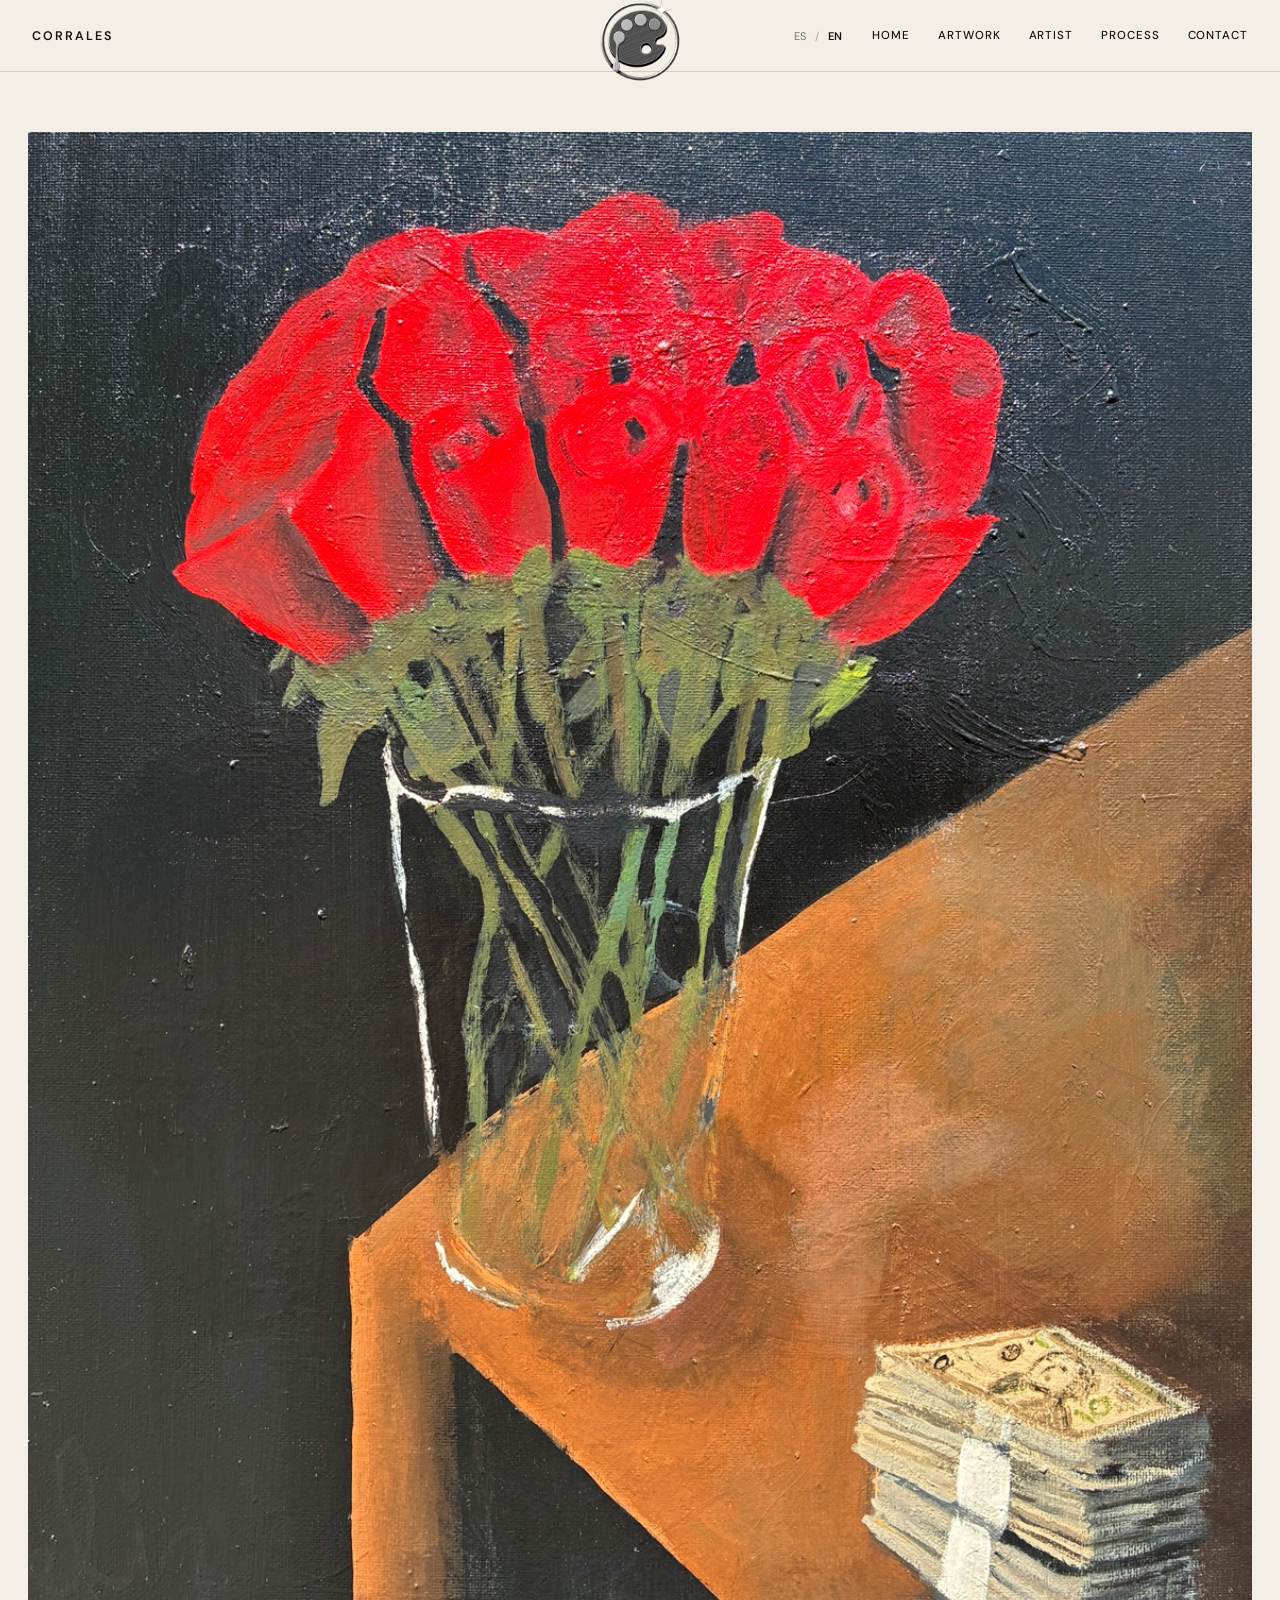
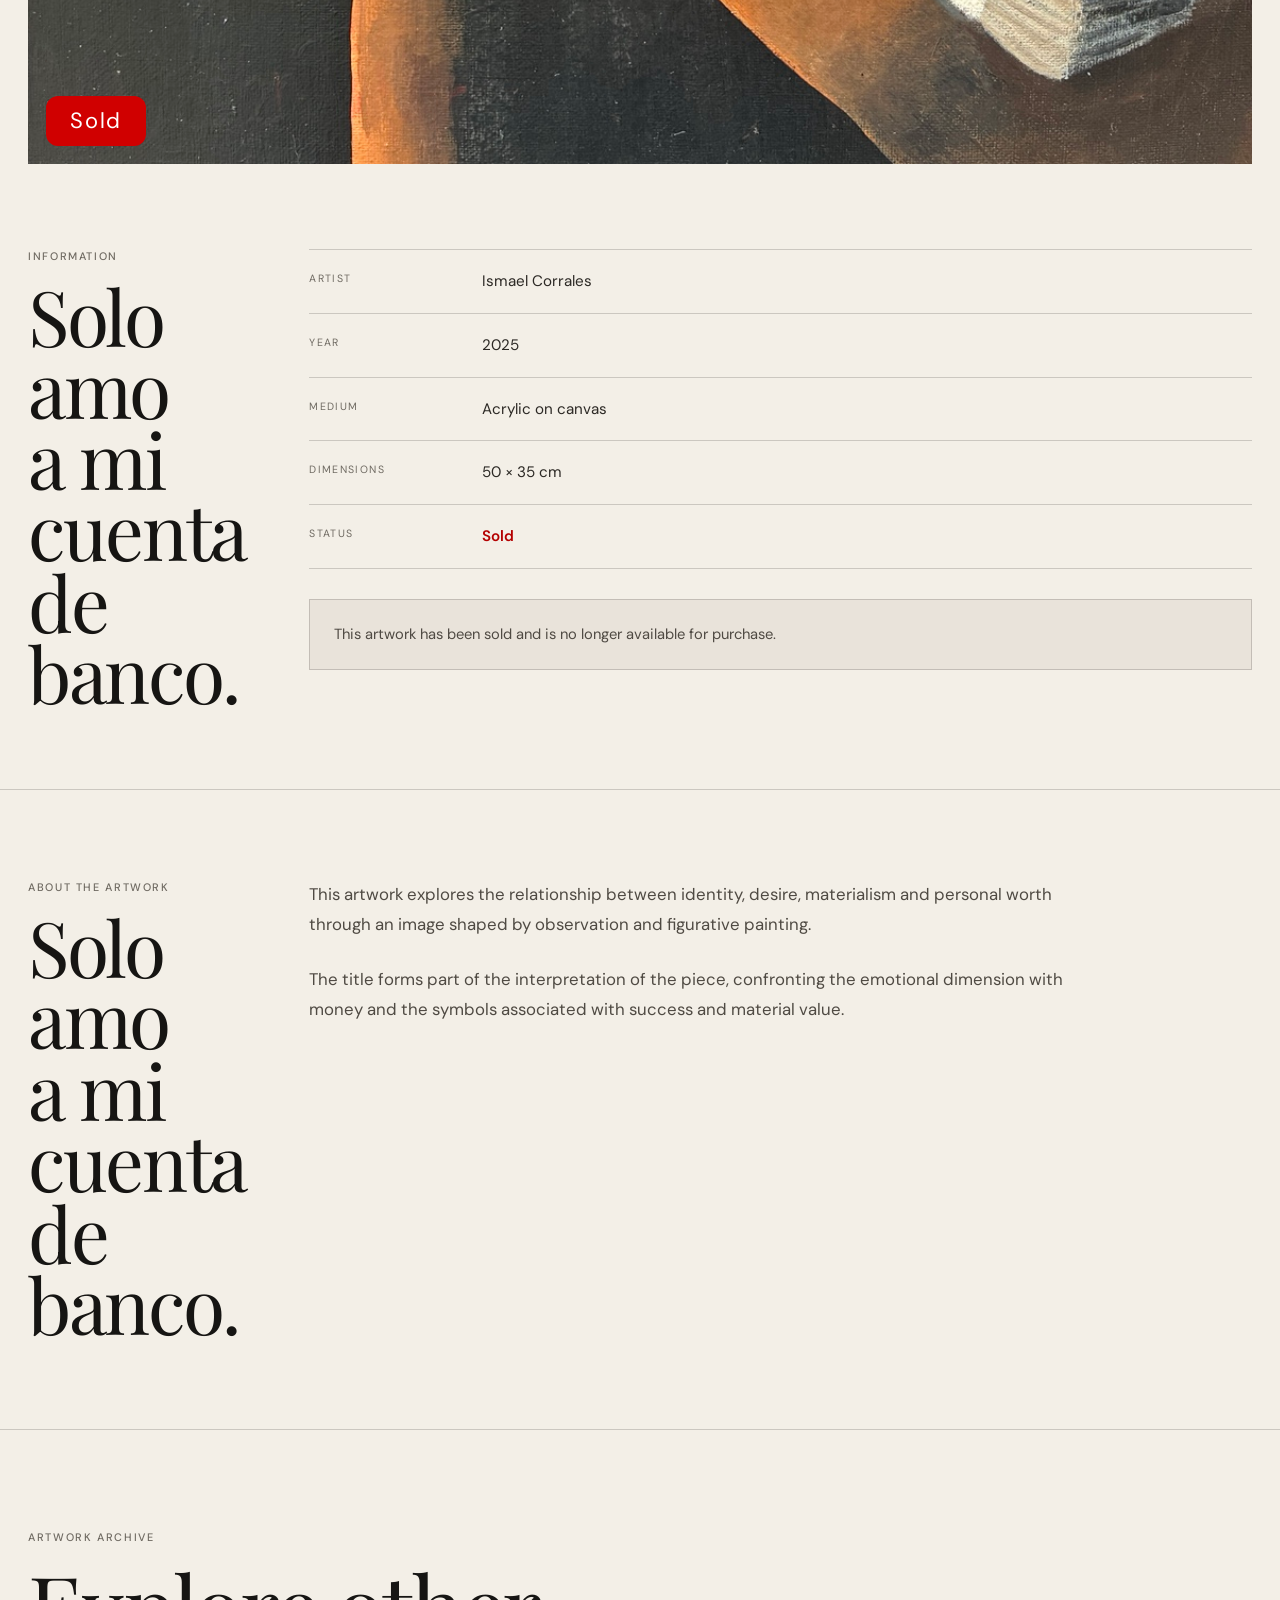
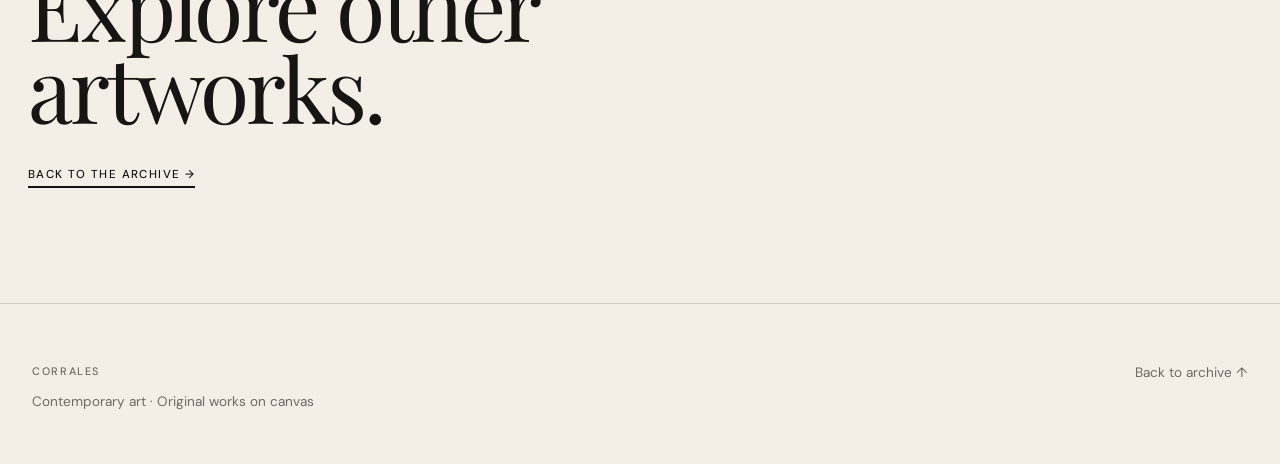
<file: banco.html>
<!DOCTYPE html>
<html lang="es">

<head>
  <meta charset="UTF-8">

  <meta
    name="viewport"
    content="width=device-width, initial-scale=1.0"
  >

  <title>Solo amo a mi cuenta de banco — Ismael Corrales</title>

  <meta
    name="description"
    content="Solo amo a mi cuenta de banco, pintura original vendida de Ismael Corrales. Acrílico sobre lienzo, 2025."
  >

  <link rel="preconnect" href="https://fonts.googleapis.com">
  <link rel="preconnect" href="https://fonts.gstatic.com" crossorigin>

  <link
    href="https://fonts.googleapis.com/css2?family=DM+Sans:wght@300;400;500;600&family=Playfair+Display:wght@400;500&display=swap"
    rel="stylesheet"
  >

  <link rel="stylesheet" href="./styles.css?v=147">

  <style>

    /* ENCABEZADO */

    .site-header {
      position: sticky !important;
      top: 0 !important;
      z-index: 999999 !important;
      transition: transform .3s ease, opacity .3s ease !important;
      will-change: transform;
      background: rgba(243,239,231,.96) !important;
      backdrop-filter: blur(10px) !important;
      -webkit-backdrop-filter: blur(10px) !important;
      overflow: visible !important;
    }

    .site-header.header-hidden {
      transform: translateY(-110%) !important;
      opacity: 0 !important;
    }

    .mobile-menu-toggle,
    .mobile-nav {
      display: none;
    }

    /* SELECTOR DE IDIOMAS */

    .language-switcher {
      display: flex;
      align-items: center;
      justify-content: center;
      gap: 7px;
      font-family: "DM Sans", sans-serif;
      font-size: 11px;
      letter-spacing: .08em;
      white-space: nowrap;
    }

    .language-switcher button {
      padding: 5px 2px;
      border: 0;
      background: transparent;
      color: #77716a;
      font: inherit;
      cursor: pointer;
    }

    .language-switcher button.active,
    .language-switcher button[aria-pressed="true"] {
      color: #161513;
      font-weight: 600;
    }

    .language-switcher span {
      color: #aaa49c;
    }

    .desktop-language {
      margin-left: auto;
      margin-right: 28px;
    }

    .mobile-language {
      display: none;
    }

    /* IMAGEN PRINCIPAL */

    .artwork-image-section {
      padding: 60px 28px 0;
    }

    .artwork-image-inner {
      max-width: 1420px;
      margin: 0 auto;
      position: relative;
    }

    .artwork-image-inner img {
      display: block;
      width: 100%;
      height: auto;
    }

    /* ETIQUETA VENDIDO */

    .sold-badge {
      position: absolute;
      left: 18px;
      bottom: 18px;
      z-index: 2;
      padding: 12px 24px;
      border-radius: 12px;
      background: #d00000;
      color: #ffffff;
      font-family: "DM Sans", sans-serif;
      font-size: 22px;
      font-weight: 400;
      letter-spacing: .08em;
      line-height: 1.2;
    }

    /* INFORMACIÓN DE LA OBRA */

    .artwork-details {
      padding: 85px 28px 80px;
      border-bottom: 1px solid var(--line);
    }

    .artwork-details-inner {
      max-width: 1420px;
      margin: 0 auto;
      display: grid;
      grid-template-columns: .38fr 1.62fr;
      gap: 60px;
    }

    .artwork-details-title h2 {
      margin: 0;
      max-width: 10ch;
      font-size: clamp(3.3rem,6vw,6rem);
      line-height: .93;
      font-weight: 400;
      letter-spacing: -.03em;
    }

    .section-label {
      margin: 0 0 16px;
      font-family: "DM Sans", sans-serif;
      font-size: .68rem;
      font-weight: 500;
      letter-spacing: .15em;
      line-height: 1.4;
      text-transform: uppercase;
      color: #6f6a62;
    }

    /* DATOS TÉCNICOS */

    .artwork-meta {
      border-top: 1px solid var(--line);
    }

    .artwork-meta-row {
      display: grid;
      grid-template-columns: 145px 1fr;
      gap: 28px;
      padding: 20px 0;
      border-bottom: 1px solid var(--line);
    }

    .artwork-meta-label {
      font-size: .66rem;
      letter-spacing: .13em;
      text-transform: uppercase;
      color: var(--muted);
    }

    .artwork-meta-value {
      font-size: .95rem;
      line-height: 1.5;
    }

    .sold-status {
      color: #b40000;
      font-weight: 600;
    }

    /* AVISO DE VENTA */

    .artwork-sold-notice {
      margin-top: 30px;
      padding: 22px 24px;
      border: 1px solid var(--line);
      background: #e9e3da;
    }

    .artwork-sold-notice p {
      margin: 0;
      font-size: .92rem;
      line-height: 1.7;
      color: #4f4a43;
    }

    /* SOBRE LA OBRA */

    .artwork-story {
      padding: 90px 28px;
      border-bottom: 1px solid var(--line);
    }

    .artwork-story-inner {
      max-width: 1420px;
      margin: 0 auto;
      display: grid;
      grid-template-columns: .38fr 1.62fr;
      gap: 60px;
    }

    .artwork-story h2 {
      margin: 0;
      max-width: 10ch;
      font-size: clamp(3.3rem,6vw,6rem);
      line-height: .93;
      font-weight: 400;
      letter-spacing: -.03em;
    }

    .artwork-story-copy {
      max-width: 760px;
    }

    .artwork-story-copy p {
      margin: 0 0 26px;
      font-size: 1.05rem;
      line-height: 1.78;
      color: #4f4a43;
    }

    /* CIERRE */

    .artwork-final {
      padding: 100px 28px 115px;
    }

    .artwork-final-inner {
      max-width: 1420px;
      margin: 0 auto;
    }

    .artwork-final h2 {
      margin: 18px 0 34px;
      max-width: 10ch;
      font-size: clamp(3.8rem,7vw,7rem);
      line-height: .92;
      font-weight: 400;
      letter-spacing: -.035em;
    }

    /* VERSIÓN MÓVIL */

    @media (max-width: 800px) {

      .site-header {
        display: flex !important;
        align-items: center !important;
        justify-content: space-between !important;
        min-height: 118px !important;
        padding: 18px !important;
        overflow: visible !important;
      }

      .site-header .nav {
        display: none !important;
      }

      .desktop-language {
        display: none !important;
      }

      .mobile-language {
        display: flex;
        justify-content: flex-start;
        padding: 12px 0 18px;
        border-bottom: 1px solid rgba(22,21,19,.18);
      }

      .mobile-language button {
        font-size: 13px;
      }

      .mobile-menu-toggle {
        display: block !important;
        visibility: visible !important;
        opacity: 1 !important;
        position: relative !important;
        z-index: 100001 !important;
        margin: 0 !important;
        padding: 10px 0 !important;
        border: 0 !important;
        background: transparent !important;
        color: #161513 !important;
        font-family: "DM Sans", sans-serif !important;
        font-size: 12px !important;
        font-weight: 500 !important;
        letter-spacing: .12em !important;
        text-transform: uppercase !important;
        cursor: pointer;
      }

      .mobile-nav {
        display: none;
        position: fixed;
        top: 118px;
        left: 0;
        right: 0;
        z-index: 999998;
        padding: 20px 18px 30px;
        background: #f3efe7;
        border-bottom: 1px solid rgba(22,21,19,.18);
      }

      .mobile-nav.open {
        display: block !important;
      }

      .mobile-nav a {
        display: block;
        padding: 17px 0;
        border-bottom: 1px solid rgba(22,21,19,.18);
        color: #161513;
        font-family: "Playfair Display", serif;
        font-size: 32px;
        line-height: 1;
        text-decoration: none;
      }

      .artwork-image-section {
        padding: 40px 18px 0;
      }

      .sold-badge {
        left: 10px;
        bottom: 10px;
        padding: 8px 13px;
        border-radius: 9px;
        font-size: 15px;
      }

      .artwork-details {
        padding: 65px 18px 58px;
      }

      .artwork-details-inner {
        display: block;
      }

      .artwork-details-title {
        margin-bottom: 34px;
      }

      .section-label {
        margin-bottom: 12px;
        font-size: .62rem;
      }

      .artwork-details-title h2 {
        font-size: clamp(3rem,14vw,5rem);
      }

      .artwork-meta-row {
        grid-template-columns: 105px 1fr;
        gap: 15px;
        padding: 17px 0;
      }

      .artwork-meta-label {
        font-size: .6rem;
      }

      .artwork-meta-value {
        font-size: .9rem;
      }

      .artwork-sold-notice {
        padding: 18px;
      }

      .artwork-sold-notice p {
        font-size: .88rem;
      }

      .artwork-story {
        padding: 72px 18px;
      }

      .artwork-story-inner {
        display: block;
      }

      .artwork-story h2 {
        margin-bottom: 34px;
        font-size: clamp(3rem,14vw,5rem);
      }

      .artwork-story-copy p {
        font-size: .98rem;
        line-height: 1.72;
      }

      .artwork-final {
        padding: 80px 18px 95px;
      }

      .artwork-final h2 {
        font-size: clamp(3.4rem,15vw,5.2rem);
      }

    }

  </style>

</head>

<body>

  <!-- ENCABEZADO -->

  <header class="site-header">

    <a href="./index.html" class="brand">
      CORRALES
    </a>

    <a
      href="./index.html"
      class="header-logo"
      aria-label="Inicio Corrales"
      data-aria-es="Inicio Corrales"
      data-aria-en="Corrales home"
    >
      <img
        src="./assets/Logo-header.PNG?v=4"
        alt=""
      >
    </a>

    <!-- IDIOMAS EN COMPUTADORA -->

    <div
      class="language-switcher desktop-language"
      role="group"
      aria-label="Seleccionar idioma"
    >

      <button type="button" data-lang-button="es">
        ES
      </button>

      <span>/</span>

      <button type="button" data-lang-button="en">
        EN
      </button>

    </div>

    <!-- NAVEGACIÓN -->

    <nav class="nav">

      <a
        href="./index.html"
        data-es="Inicio"
        data-en="Home"
      >Inicio</a>

      <a
        href="./obra.html"
        data-es="Obra"
        data-en="Artwork"
      >Obra</a>

      <a
        href="./artista.html"
        data-es="Artista"
        data-en="Artist"
      >Artista</a>

      <a
        href="./proceso.html"
        data-es="Proceso"
        data-en="Process"
      >Proceso</a>

      <a
        href="./contacto.html"
        data-es="Contacto"
        data-en="Contact"
      >Contacto</a>

    </nav>

    <button
      class="mobile-menu-toggle"
      id="menuButton"
      type="button"
      aria-label="Abrir menú"
      aria-expanded="false"
    >
      MENÚ
    </button>

  </header>

  <!-- MENÚ MÓVIL -->

  <nav
    class="mobile-nav"
    id="mobileMenu"
    aria-label="Navegación móvil"
  >

    <div
      class="language-switcher mobile-language"
      role="group"
      aria-label="Seleccionar idioma"
    >

      <button type="button" data-lang-button="es">
        ES
      </button>

      <span>/</span>

      <button type="button" data-lang-button="en">
        EN
      </button>

    </div>

    <a
      href="./index.html"
      data-es="Inicio"
      data-en="Home"
    >Inicio</a>

    <a
      href="./obra.html"
      data-es="Obra"
      data-en="Artwork"
    >Obra</a>

    <a
      href="./artista.html"
      data-es="Artista"
      data-en="Artist"
    >Artista</a>

    <a
      href="./proceso.html"
      data-es="Proceso"
      data-en="Process"
    >Proceso</a>

    <a
      href="./contacto.html"
      data-es="Contacto"
      data-en="Contact"
    >Contacto</a>

  </nav>

  <main>

    <!-- FOTOGRAFÍA DE LA OBRA -->

    <section class="artwork-image-section">

      <div class="artwork-image-inner">

        <img
          src="./assets/banco.jpg"
          alt="Solo amo a mi cuenta de banco, pintura de Ismael Corrales"
        >

        <span
          class="sold-badge"
          data-es="Vendido"
          data-en="Sold"
        >
          Vendido
        </span>

      </div>

    </section>

    <!-- INFORMACIÓN DE LA OBRA -->

    <section class="artwork-details">

      <div class="artwork-details-inner">

        <div class="artwork-details-title">

          <p
            class="section-label"
            data-es="INFORMACIÓN"
            data-en="INFORMATION"
          >
            INFORMACIÓN
          </p>

          <h2>
            Solo amo a mi cuenta de banco.
          </h2>

        </div>

        <div>

          <div class="artwork-meta">

            <!-- ARTISTA -->

            <div class="artwork-meta-row">

              <span
                class="artwork-meta-label"
                data-es="Artista"
                data-en="Artist"
              >
                Artista
              </span>

              <span class="artwork-meta-value">
                Ismael Corrales
              </span>

            </div>

            <!-- AÑO -->

            <div class="artwork-meta-row">

              <span
                class="artwork-meta-label"
                data-es="Año"
                data-en="Year"
              >
                Año
              </span>

              <span class="artwork-meta-value">
                2025
              </span>

            </div>

            <!-- TÉCNICA -->

            <div class="artwork-meta-row">

              <span
                class="artwork-meta-label"
                data-es="Técnica"
                data-en="Medium"
              >
                Técnica
              </span>

              <span
                class="artwork-meta-value"
                data-es="Acrílico sobre lienzo"
                data-en="Acrylic on canvas"
              >
                Acrílico sobre lienzo
              </span>

            </div>

            <!-- DIMENSIONES -->

            <div class="artwork-meta-row">

              <span
                class="artwork-meta-label"
                data-es="Dimensiones"
                data-en="Dimensions"
              >
                Dimensiones
              </span>

              <span class="artwork-meta-value">
                50 × 35 cm
              </span>

            </div>

            <!-- ESTADO -->

            <div class="artwork-meta-row">

              <span
                class="artwork-meta-label"
                data-es="Estado"
                data-en="Status"
              >
                Estado
              </span>

              <span
                class="artwork-meta-value sold-status"
                data-es="Vendido"
                data-en="Sold"
              >
                Vendido
              </span>

            </div>

          </div>

          <!-- AVISO DE OBRA VENDIDA -->

          <div class="artwork-sold-notice">

            <p
              data-es="Esta obra ha sido vendida y ya no se encuentra disponible para adquisición."
              data-en="This artwork has been sold and is no longer available for purchase."
            >
              Esta obra ha sido vendida y ya no se
              encuentra disponible para adquisición.
            </p>

          </div>

        </div>

      </div>

    </section>

    <!-- SOBRE LA OBRA -->

    <section class="artwork-story">

      <div class="artwork-story-inner">

        <div>

          <p
            class="section-label"
            data-es="SOBRE LA OBRA"
            data-en="ABOUT THE ARTWORK"
          >
            SOBRE LA OBRA
          </p>

          <h2>
            Solo amo a mi cuenta de banco.
          </h2>

        </div>

        <div class="artwork-story-copy">

          <p
            data-es="Esta obra aborda la relación entre identidad, deseo, materialismo y valor personal dentro de una imagen construida desde la observación y la pintura figurativa."
            data-en="This artwork explores the relationship between identity, desire, materialism and personal worth through an image shaped by observation and figurative painting."
          >
            Esta obra aborda la relación entre identidad,
            deseo, materialismo y valor personal dentro de
            una imagen construida desde la observación
            y la pintura figurativa.
          </p>

          <p
            data-es="El título funciona como parte de la lectura de la pieza, confrontando la dimensión emocional con el dinero y los símbolos asociados al éxito y al valor material."
            data-en="The title forms part of the interpretation of the piece, confronting the emotional dimension with money and the symbols associated with success and material value."
          >
            El título funciona como parte de la lectura
            de la pieza, confrontando la dimensión emocional
            con el dinero y los símbolos asociados al éxito
            y al valor material.
          </p>

        </div>

      </div>

    </section>

    <!-- CIERRE -->

    <section class="artwork-final">

      <div class="artwork-final-inner">

        <p
          class="eyebrow"
          data-es="ARCHIVO DE OBRA"
          data-en="ARTWORK ARCHIVE"
        >
          ARCHIVO DE OBRA
        </p>

        <h2
          data-es="Explorar otras obras."
          data-en="Explore other artworks."
        >
          Explorar otras obras.
        </h2>

        <a
          href="./obra.html"
          class="text-link"
          data-es="VOLVER AL ARCHIVO →"
          data-en="BACK TO THE ARCHIVE →"
        >
          VOLVER AL ARCHIVO →
        </a>

      </div>

    </section>

  </main>

  <!-- PIE DE PÁGINA -->

  <footer class="footer">

    <div>

      <p class="section-number">
        CORRALES
      </p>

      <p
        data-es="Arte contemporáneo · Originales sobre lienzo"
        data-en="Contemporary art · Original works on canvas"
      >
        Arte contemporáneo · Originales sobre lienzo
      </p>

    </div>

    <a
      href="./obra.html"
      data-es="Volver al archivo ↑"
      data-en="Back to archive ↑"
    >
      Volver al archivo ↑
    </a>

  </footer>

  <!-- FUNCIONES -->

  <script>

    const menuButton =
      document.getElementById("menuButton");

    const mobileMenu =
      document.getElementById("mobileMenu");

    const header =
      document.querySelector(".site-header");

    function currentLanguage() {

      return window.CorralesLanguage
        ? window.CorralesLanguage.detect()
        : "es";

    }

    function updateMenuButton(isOpen) {

      const english = currentLanguage() === "en";

      menuButton.textContent = isOpen
        ? (english ? "CLOSE" : "CERRAR")
        : (english ? "MENU" : "MENÚ");

      menuButton.setAttribute(
        "aria-expanded",
        String(isOpen)
      );

      menuButton.setAttribute(
        "aria-label",
        isOpen
          ? (english ? "Close menu" : "Cerrar menú")
          : (english ? "Open menu" : "Abrir menú")
      );

    }

    /* MENÚ MÓVIL */

    menuButton.addEventListener("click", function() {

      const isOpen =
        mobileMenu.classList.toggle("open");

      updateMenuButton(isOpen);

      if (isOpen) {
        header.classList.remove("header-hidden");
      }

    });

    mobileMenu.querySelectorAll("a").forEach(function(link) {

      link.addEventListener("click", function() {

        mobileMenu.classList.remove("open");
        updateMenuButton(false);

      });

    });

    /* CAMBIO DE IDIOMA */

    window.addEventListener(
      "corrales:languagechange",
      function() {

        const english = currentLanguage() === "en";

        updateMenuButton(
          mobileMenu.classList.contains("open")
        );

        document.title =
          "Solo amo a mi cuenta de banco — Ismael Corrales";

        const description =
          document.querySelector('meta[name="description"]');

        if (description) {

          description.setAttribute(
            "content",
            english
              ? "Solo amo a mi cuenta de banco, a sold original painting by Ismael Corrales. Acrylic on canvas, 2025."
              : "Solo amo a mi cuenta de banco, pintura original vendida de Ismael Corrales. Acrílico sobre lienzo, 2025."
          );

        }

      }
    );

    /* ENCABEZADO INTELIGENTE */

    let lastScrollY = window.scrollY;

    window.addEventListener("scroll", function() {

      const currentScrollY = window.scrollY;

      if (mobileMenu.classList.contains("open")) {

        header.classList.remove("header-hidden");
        lastScrollY = currentScrollY;
        return;

      }

      if (currentScrollY < 80) {

        header.classList.remove("header-hidden");
        lastScrollY = currentScrollY;
        return;

      }

      if (currentScrollY > lastScrollY) {

        header.classList.add("header-hidden");

      } else if (currentScrollY < lastScrollY) {

        header.classList.remove("header-hidden");

      }

      lastScrollY = currentScrollY;

    }, { passive: true });

  </script>

  <!-- SISTEMA DE IDIOMAS -->

  <script src="./idiomas.js?v=2"></script>

</body>
</html>
</file>
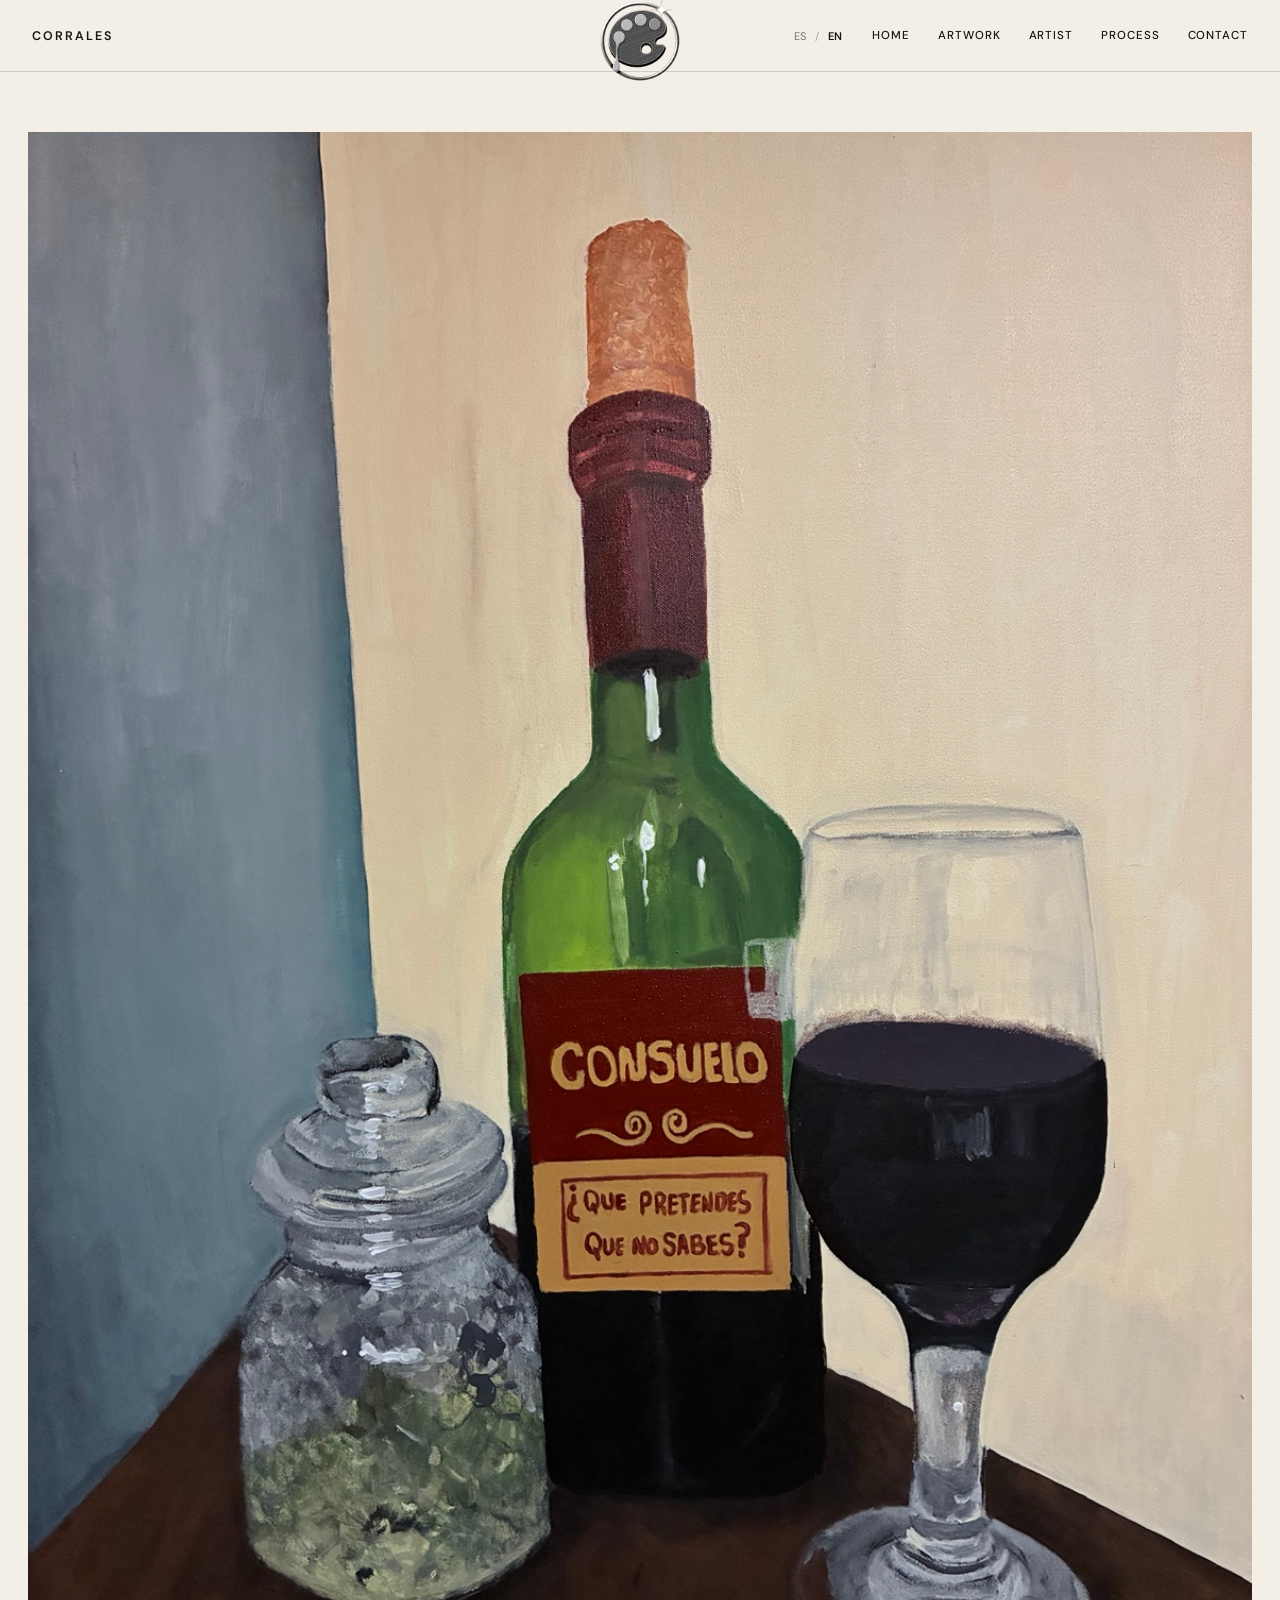
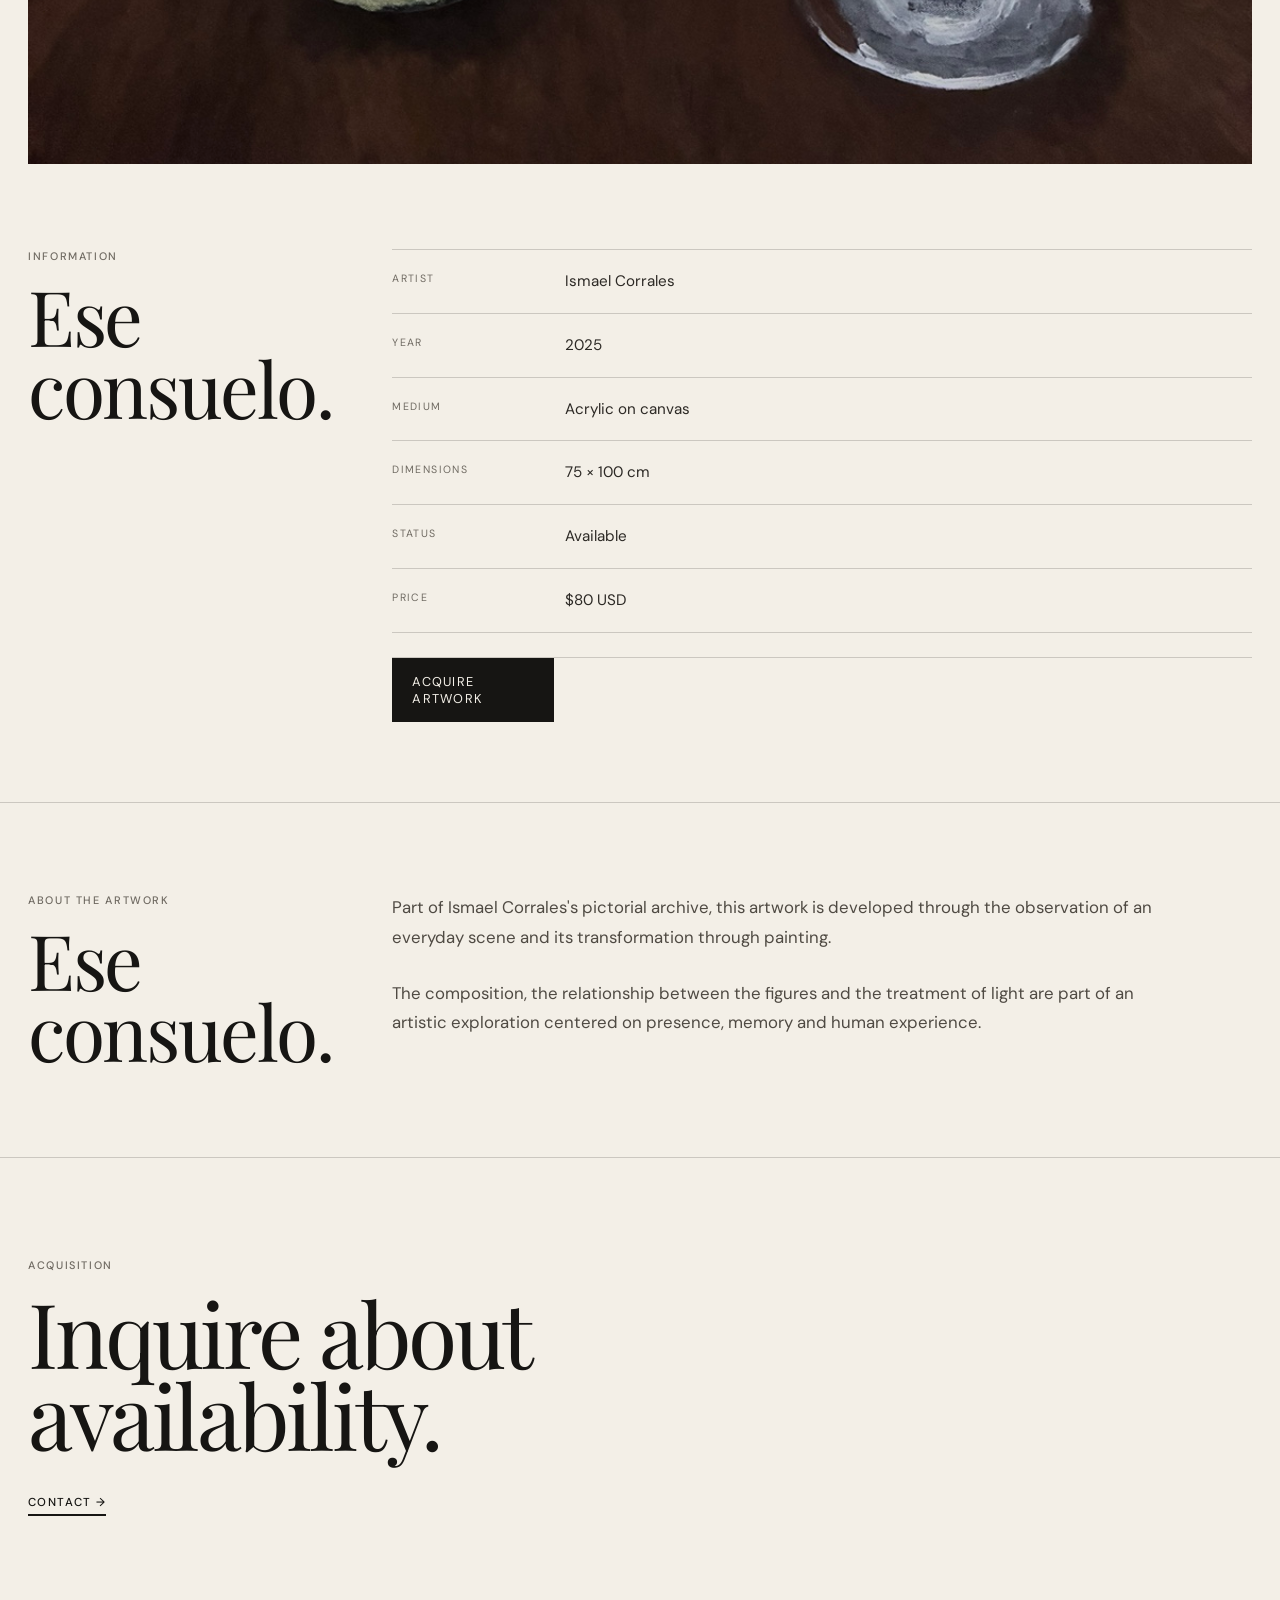
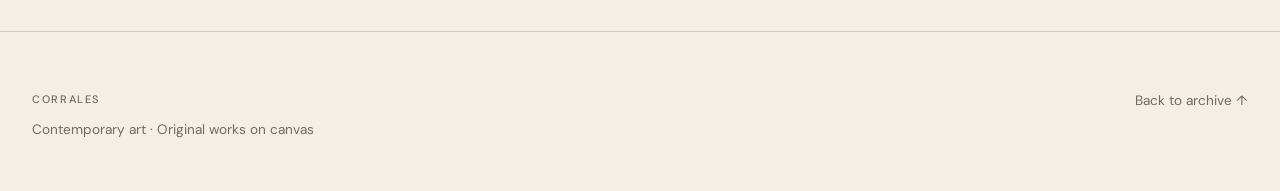
<file: consuelo.html>
<!DOCTYPE html>
<html lang="es">

<head>
  <meta charset="UTF-8">

  <meta
    name="viewport"
    content="width=device-width, initial-scale=1.0"
  >

  <title>Ese consuelo — Ismael Corrales</title>

  <meta
    name="description"
    content="Ese consuelo, pintura original de Ismael Corrales. Acrílico sobre lienzo, 2025."
  >

  <link rel="preconnect" href="https://fonts.googleapis.com">
  <link rel="preconnect" href="https://fonts.gstatic.com" crossorigin>

  <link
    href="https://fonts.googleapis.com/css2?family=DM+Sans:wght@300;400;500;600&family=Playfair+Display:wght@400;500&display=swap"
    rel="stylesheet"
  >

  <link rel="stylesheet" href="./styles.css?v=147">

  <style>

    /* ENCABEZADO */

    .site-header {
      position: sticky !important;
      top: 0 !important;
      z-index: 999999 !important;

      transition:
        transform .3s ease,
        opacity .3s ease !important;

      will-change: transform;

      background: rgba(243,239,231,.96) !important;

      backdrop-filter: blur(10px) !important;
      -webkit-backdrop-filter: blur(10px) !important;

      overflow: visible !important;
    }

    .site-header.header-hidden {
      transform: translateY(-110%) !important;
      opacity: 0 !important;
    }

    .mobile-menu-toggle,
    .mobile-nav {
      display: none;
    }

    /* SELECTOR DE IDIOMAS */

    .language-switcher {
      display: flex;
      align-items: center;
      justify-content: center;
      gap: 7px;

      font-family: "DM Sans", sans-serif;
      font-size: 11px;
      letter-spacing: .08em;
      white-space: nowrap;
    }

    .language-switcher button {
      padding: 5px 2px;
      border: 0;
      background: transparent;
      color: #77716a;
      font: inherit;
      cursor: pointer;
    }

    .language-switcher button.active,
    .language-switcher button[aria-pressed="true"] {
      color: #161513;
      font-weight: 600;
    }

    .language-switcher span {
      color: #aaa49c;
    }

    .desktop-language {
      margin-left: auto;
      margin-right: 28px;
    }

    .mobile-language {
      display: none;
    }

    /* IMAGEN */

    .artwork-image-section {
      padding: 60px 28px 0;
    }

    .artwork-image-inner {
      max-width: 1420px;
      margin: 0 auto;
    }

    .artwork-image-inner img {
      display: block;
      width: 100%;
      height: auto;
    }

    /* INFORMACIÓN */

    .artwork-details {
      padding: 85px 28px 80px;
      border-bottom: 1px solid var(--line);
    }

    .artwork-details-inner {
      max-width: 1420px;
      margin: 0 auto;

      display: grid;
      grid-template-columns: .38fr 1.62fr;
      gap: 60px;
    }

    .artwork-details-title h2 {
      margin: 0;
      max-width: 8ch;

      font-size: clamp(3.3rem,6vw,6rem);
      line-height: .93;
      font-weight: 400;
      letter-spacing: -.03em;
    }

    .section-label {
      margin: 0 0 16px;

      font-family: "DM Sans", sans-serif;
      font-size: .68rem;
      font-weight: 500;

      letter-spacing: .15em;
      line-height: 1.4;
      text-transform: uppercase;

      color: #6f6a62;
    }

    /* DATOS TÉCNICOS */

    .artwork-meta {
      border-top: 1px solid var(--line);
    }

    .artwork-meta-row {
      display: grid;
      grid-template-columns: 145px 1fr;
      gap: 28px;

      padding: 20px 0;
      border-bottom: 1px solid var(--line);
    }

    .artwork-meta-label {
      font-size: .66rem;
      letter-spacing: .13em;
      text-transform: uppercase;
      color: var(--muted);
    }

    .artwork-meta-value {
      font-size: .95rem;
      line-height: 1.5;
    }

    /* BOTÓN DE ADQUISICIÓN */

    .artwork-purchase {
      margin-top: 24px !important;
      padding: 0 !important;
    }

    .artwork-purchase .artwork-button {
      margin-top: 0 !important;
    }

    /* SOBRE LA OBRA */

    .artwork-story {
      padding: 90px 28px;
      border-bottom: 1px solid var(--line);
    }

    .artwork-story-inner {
      max-width: 1420px;
      margin: 0 auto;

      display: grid;
      grid-template-columns: .38fr 1.62fr;
      gap: 60px;
    }

    .artwork-story h2 {
      margin: 0;
      max-width: 8ch;

      font-size: clamp(3.3rem,6vw,6rem);
      line-height: .93;
      font-weight: 400;
      letter-spacing: -.03em;
    }

    .artwork-story-copy {
      max-width: 760px;
    }

    .artwork-story-copy p {
      margin: 0 0 26px;

      font-size: 1.05rem;
      line-height: 1.78;
      color: #4f4a43;
    }

    /* CIERRE */

    .artwork-final {
      padding: 100px 28px 115px;
    }

    .artwork-final-inner {
      max-width: 1420px;
      margin: 0 auto;
    }

    .artwork-final h2 {
      margin: 18px 0 34px;
      max-width: 10ch;

      font-size: clamp(3.8rem,7vw,7rem);
      line-height: .92;
      font-weight: 400;
      letter-spacing: -.035em;
    }

    /* VERSIÓN MÓVIL */

    @media (max-width: 800px) {

      .site-header {
        display: flex !important;
        align-items: center !important;
        justify-content: space-between !important;

        min-height: 118px !important;
        padding: 18px !important;

        overflow: visible !important;
      }

      .site-header .nav {
        display: none !important;
      }

      .desktop-language {
        display: none !important;
      }

      .mobile-language {
        display: flex;
        justify-content: flex-start;

        padding: 12px 0 18px;

        border-bottom: 1px solid rgba(22,21,19,.18);
      }

      .mobile-language button {
        font-size: 13px;
      }

      .mobile-menu-toggle {
        display: block !important;
        visibility: visible !important;
        opacity: 1 !important;

        position: relative !important;
        z-index: 100001 !important;

        margin: 0 !important;
        padding: 10px 0 !important;

        border: 0 !important;
        background: transparent !important;

        color: #161513 !important;

        font-family: "DM Sans", sans-serif !important;
        font-size: 12px !important;
        font-weight: 500 !important;

        letter-spacing: .12em !important;
        text-transform: uppercase !important;

        cursor: pointer;
      }

      .mobile-nav {
        display: none;

        position: fixed;
        top: 118px;
        left: 0;
        right: 0;

        z-index: 999998;

        padding: 20px 18px 30px;
        background: #f3efe7;

        border-bottom: 1px solid rgba(22,21,19,.18);
      }

      .mobile-nav.open {
        display: block !important;
      }

      .mobile-nav a {
        display: block;
        padding: 17px 0;

        border-bottom: 1px solid rgba(22,21,19,.18);

        color: #161513;

        font-family: "Playfair Display", serif;
        font-size: 32px;
        line-height: 1;

        text-decoration: none;
      }

      /* IMAGEN MÓVIL */

      .artwork-image-section {
        padding: 40px 18px 0;
      }

      /* INFORMACIÓN MÓVIL */

      .artwork-details {
        padding: 65px 18px 58px;
      }

      .artwork-details-inner {
        display: block;
      }

      .artwork-details-title {
        margin-bottom: 34px;
      }

      .section-label {
        margin-bottom: 12px;
        font-size: .62rem;
      }

      .artwork-details-title h2 {
        font-size: clamp(3rem,14vw,5rem);
      }

      .artwork-meta-row {
        grid-template-columns: 105px 1fr;
        gap: 15px;
        padding: 17px 0;
      }

      .artwork-meta-label {
        font-size: .6rem;
      }

      .artwork-meta-value {
        font-size: .9rem;
      }

      .artwork-purchase {
        margin-top: 26px !important;
      }

      .artwork-purchase .artwork-button {
        margin-top: 0 !important;
      }

      /* DESCRIPCIÓN MÓVIL */

      .artwork-story {
        padding: 72px 18px;
      }

      .artwork-story-inner {
        display: block;
      }

      .artwork-story h2 {
        margin-bottom: 34px;
        font-size: clamp(3rem,14vw,5rem);
      }

      .artwork-story-copy p {
        font-size: .98rem;
        line-height: 1.72;
      }

      /* CIERRE MÓVIL */

      .artwork-final {
        padding: 80px 18px 95px;
      }

      .artwork-final h2 {
        font-size: clamp(3.4rem,15vw,5.2rem);
      }

    }

  </style>

</head>

<body>

  <!-- ENCABEZADO -->

  <header class="site-header">

    <a href="./index.html" class="brand">
      CORRALES
    </a>

    <a
      href="./index.html"
      class="header-logo"
      aria-label="Inicio Corrales"
      data-aria-es="Inicio Corrales"
      data-aria-en="Corrales home"
    >
      <img
        src="./assets/Logo-header.PNG?v=4"
        alt=""
      >
    </a>

    <!-- IDIOMAS EN COMPUTADORA -->

    <div
      class="language-switcher desktop-language"
      role="group"
      aria-label="Seleccionar idioma"
    >

      <button type="button" data-lang-button="es">
        ES
      </button>

      <span>/</span>

      <button type="button" data-lang-button="en">
        EN
      </button>

    </div>

    <!-- NAVEGACIÓN -->

    <nav class="nav">

      <a
        href="./index.html"
        data-es="Inicio"
        data-en="Home"
      >
        Inicio
      </a>

      <a
        href="./obra.html"
        data-es="Obra"
        data-en="Artwork"
      >
        Obra
      </a>

      <a
        href="./artista.html"
        data-es="Artista"
        data-en="Artist"
      >
        Artista
      </a>

      <a
        href="./proceso.html"
        data-es="Proceso"
        data-en="Process"
      >
        Proceso
      </a>

      <a
        href="./contacto.html"
        data-es="Contacto"
        data-en="Contact"
      >
        Contacto
      </a>

    </nav>

    <button
      class="mobile-menu-toggle"
      id="menuButton"
      type="button"
      aria-label="Abrir menú"
      aria-expanded="false"
    >
      MENÚ
    </button>

  </header>

  <!-- MENÚ MÓVIL -->

  <nav
    class="mobile-nav"
    id="mobileMenu"
    aria-label="Navegación móvil"
  >

    <div
      class="language-switcher mobile-language"
      role="group"
      aria-label="Seleccionar idioma"
    >

      <button type="button" data-lang-button="es">
        ES
      </button>

      <span>/</span>

      <button type="button" data-lang-button="en">
        EN
      </button>

    </div>

    <a
      href="./index.html"
      data-es="Inicio"
      data-en="Home"
    >
      Inicio
    </a>

    <a
      href="./obra.html"
      data-es="Obra"
      data-en="Artwork"
    >
      Obra
    </a>

    <a
      href="./artista.html"
      data-es="Artista"
      data-en="Artist"
    >
      Artista
    </a>

    <a
      href="./proceso.html"
      data-es="Proceso"
      data-en="Process"
    >
      Proceso
    </a>

    <a
      href="./contacto.html"
      data-es="Contacto"
      data-en="Contact"
    >
      Contacto
    </a>

  </nav>

  <main>

    <!-- FOTOGRAFÍA DE LA OBRA -->

    <section class="artwork-image-section">

      <div class="artwork-image-inner">

        <img
          src="./assets/consuelo.jpg"
          alt="Ese consuelo, pintura de Ismael Corrales"
        >

      </div>

    </section>

    <!-- INFORMACIÓN DE LA OBRA -->

    <section class="artwork-details">

      <div class="artwork-details-inner">

        <div class="artwork-details-title">

          <p
            class="section-label"
            data-es="INFORMACIÓN"
            data-en="INFORMATION"
          >
            INFORMACIÓN
          </p>

          <h2>
            Ese consuelo.
          </h2>

        </div>

        <div>

          <div class="artwork-meta">

            <!-- ARTISTA -->

            <div class="artwork-meta-row">

              <span
                class="artwork-meta-label"
                data-es="Artista"
                data-en="Artist"
              >
                Artista
              </span>

              <span class="artwork-meta-value">
                Ismael Corrales
              </span>

            </div>

            <!-- AÑO -->

            <div class="artwork-meta-row">

              <span
                class="artwork-meta-label"
                data-es="Año"
                data-en="Year"
              >
                Año
              </span>

              <span class="artwork-meta-value">
                2025
              </span>

            </div>

            <!-- TÉCNICA -->

            <div class="artwork-meta-row">

              <span
                class="artwork-meta-label"
                data-es="Técnica"
                data-en="Medium"
              >
                Técnica
              </span>

              <span
                class="artwork-meta-value"
                data-es="Acrílico sobre lienzo"
                data-en="Acrylic on canvas"
              >
                Acrílico sobre lienzo
              </span>

            </div>

            <!-- DIMENSIONES -->

            <div class="artwork-meta-row">

              <span
                class="artwork-meta-label"
                data-es="Dimensiones"
                data-en="Dimensions"
              >
                Dimensiones
              </span>

              <span class="artwork-meta-value">
                75 × 100 cm
              </span>

            </div>

            <!-- ESTADO -->

            <div class="artwork-meta-row">

              <span
                class="artwork-meta-label"
                data-es="Estado"
                data-en="Status"
              >
                Estado
              </span>

              <span
                class="artwork-meta-value"
                data-es="Disponible"
                data-en="Available"
              >
                Disponible
              </span>

            </div>

            <!-- PRECIO -->

            <div class="artwork-meta-row">

              <span
                class="artwork-meta-label"
                data-es="Precio"
                data-en="Price"
              >
                Precio
              </span>

              <span class="artwork-meta-value">
                $80 USD
              </span>

            </div>

          </div>

          <!-- ADQUIRIR OBRA -->

          <div class="artwork-purchase">

            <a
              href="./contacto.html"
              class="artwork-button"
              data-es="Adquirir obra"
              data-en="Acquire artwork"
            >
              Adquirir obra
            </a>

          </div>

        </div>

      </div>

    </section>

    <!-- SOBRE LA OBRA -->

    <section class="artwork-story">

      <div class="artwork-story-inner">

        <div>

          <p
            class="section-label"
            data-es="SOBRE LA OBRA"
            data-en="ABOUT THE ARTWORK"
          >
            SOBRE LA OBRA
          </p>

          <h2>
            Ese consuelo.
          </h2>

        </div>

        <div class="artwork-story-copy">

          <p
            data-es="Parte del archivo pictórico de Ismael Corrales, esta obra se construye desde la observación de una escena cotidiana y su transformación mediante la pintura."
            data-en="Part of Ismael Corrales's pictorial archive, this artwork is developed through the observation of an everyday scene and its transformation through painting."
          >
            Parte del archivo pictórico de Ismael Corrales,
            esta obra se construye desde la observación
            de una escena cotidiana y su transformación
            mediante la pintura.
          </p>

          <p
            data-es="La composición, la relación entre las figuras y el tratamiento de la luz forman parte de una búsqueda centrada en la presencia, la memoria y la experiencia humana."
            data-en="The composition, the relationship between the figures and the treatment of light are part of an artistic exploration centered on presence, memory and human experience."
          >
            La composición, la relación entre las figuras
            y el tratamiento de la luz forman parte de
            una búsqueda centrada en la presencia,
            la memoria y la experiencia humana.
          </p>

        </div>

      </div>

    </section>

    <!-- CIERRE -->

    <section class="artwork-final">

      <div class="artwork-final-inner">

        <p
          class="eyebrow"
          data-es="ADQUIRIR"
          data-en="ACQUISITION"
        >
          ADQUIRIR
        </p>

        <h2
          data-es="Consultar disponibilidad."
          data-en="Inquire about availability."
        >
          Consultar disponibilidad.
        </h2>

        <a
          href="./contacto.html"
          class="text-link"
          data-es="CONTACTAR →"
          data-en="CONTACT →"
        >
          CONTACTAR →
        </a>

      </div>

    </section>

  </main>

  <!-- PIE DE PÁGINA -->

  <footer class="footer">

    <div>

      <p class="section-number">
        CORRALES
      </p>

      <p
        data-es="Arte contemporáneo · Originales sobre lienzo"
        data-en="Contemporary art · Original works on canvas"
      >
        Arte contemporáneo · Originales sobre lienzo
      </p>

    </div>

    <a
      href="./obra.html"
      data-es="Volver al archivo ↑"
      data-en="Back to archive ↑"
    >
      Volver al archivo ↑
    </a>

  </footer>

  <!-- FUNCIONES -->

  <script>

    const menuButton =
      document.getElementById("menuButton");

    const mobileMenu =
      document.getElementById("mobileMenu");

    const header =
      document.querySelector(".site-header");

    function currentLanguage() {

      return window.CorralesLanguage
        ? window.CorralesLanguage.detect()
        : "es";

    }

    function updateMenuButton(isOpen) {

      const english =
        currentLanguage() === "en";

      menuButton.textContent = isOpen
        ? (english ? "CLOSE" : "CERRAR")
        : (english ? "MENU" : "MENÚ");

      menuButton.setAttribute(
        "aria-expanded",
        String(isOpen)
      );

      menuButton.setAttribute(
        "aria-label",
        isOpen
          ? (english ? "Close menu" : "Cerrar menú")
          : (english ? "Open menu" : "Abrir menú")
      );

    }

    /* MENÚ MÓVIL */

    menuButton.addEventListener(
      "click",
      function() {

        const isOpen =
          mobileMenu.classList.toggle("open");

        updateMenuButton(isOpen);

        if (isOpen) {
          header.classList.remove("header-hidden");
        }

      }
    );

    mobileMenu
      .querySelectorAll("a")
      .forEach(function(link) {

        link.addEventListener(
          "click",
          function() {

            mobileMenu.classList.remove("open");
            updateMenuButton(false);

          }
        );

      });

    /* CAMBIO DE IDIOMA */

    window.addEventListener(
      "corrales:languagechange",
      function() {

        const english =
          currentLanguage() === "en";

        updateMenuButton(
          mobileMenu.classList.contains("open")
        );

        document.title =
          "Ese consuelo — Ismael Corrales";

        const description =
          document.querySelector(
            'meta[name="description"]'
          );

        if (description) {

          description.setAttribute(
            "content",
            english
              ? "Ese consuelo, an original painting by Ismael Corrales. Acrylic on canvas, 2025."
              : "Ese consuelo, pintura original de Ismael Corrales. Acrílico sobre lienzo, 2025."
          );

        }

      }
    );

    /* ENCABEZADO INTELIGENTE */

    let lastScrollY = window.scrollY;

    window.addEventListener(
      "scroll",
      function() {

        const currentScrollY =
          window.scrollY;

        if (
          mobileMenu.classList.contains("open")
        ) {

          header.classList.remove(
            "header-hidden"
          );

          lastScrollY = currentScrollY;
          return;

        }

        if (currentScrollY < 80) {

          header.classList.remove(
            "header-hidden"
          );

          lastScrollY = currentScrollY;
          return;

        }

        if (currentScrollY > lastScrollY) {

          header.classList.add(
            "header-hidden"
          );

        } else if (
          currentScrollY < lastScrollY
        ) {

          header.classList.remove(
            "header-hidden"
          );

        }

        lastScrollY = currentScrollY;

      },
      { passive: true }
    );

  </script>

  <!-- SISTEMA DE IDIOMAS -->

  <script src="./idiomas.js?v=2"></script>

</body>
</html>
</file>
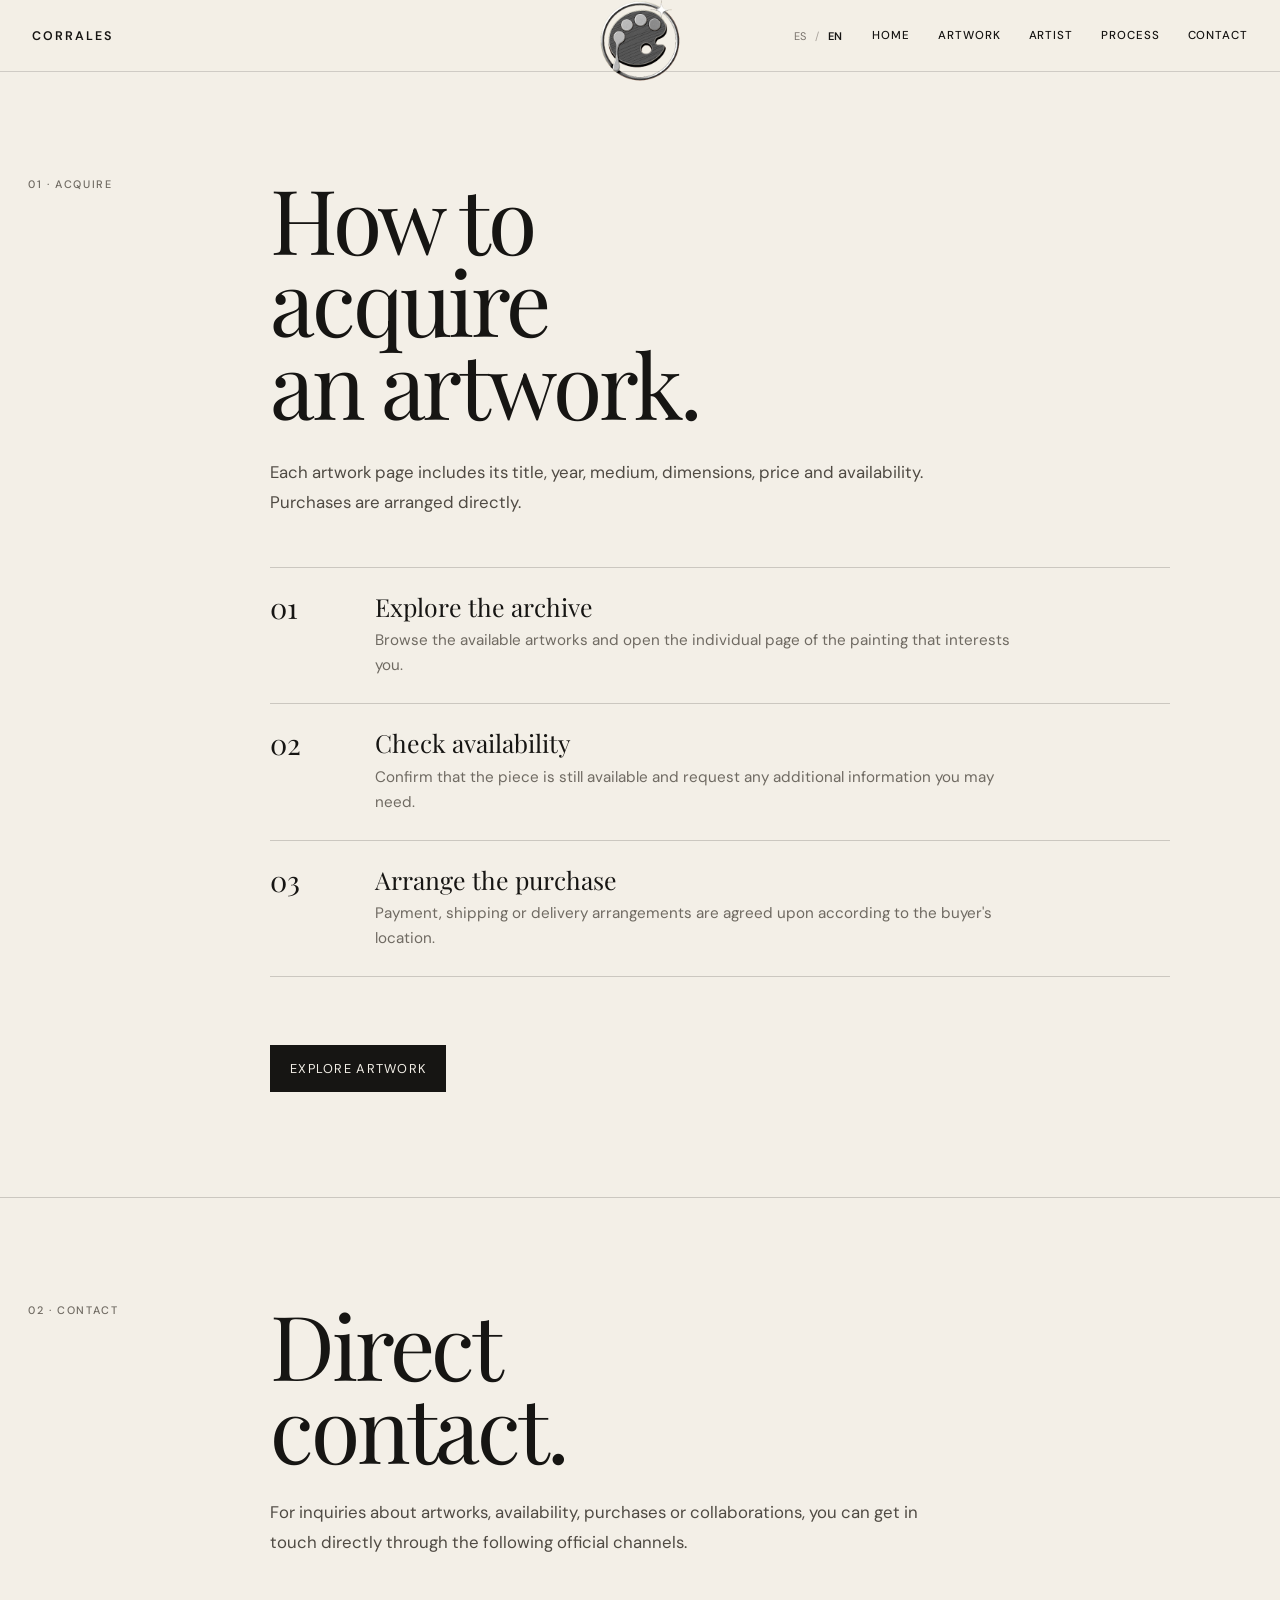
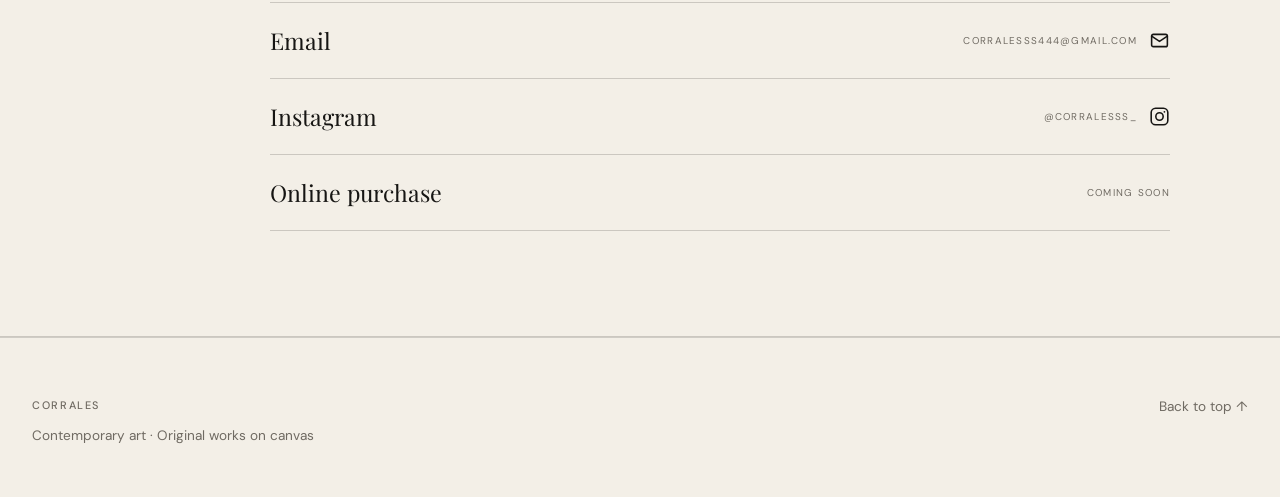
<file: contacto.html>
<!DOCTYPE html>
<html lang="es">

<head>
  <meta charset="UTF-8">

  <meta
    name="viewport"
    content="width=device-width, initial-scale=1.0"
  >

  <title>Contacto — Ismael Corrales</title>

  <meta
    name="description"
    content="Contacto y adquisición de obra original de Ismael Corrales."
  >

  <link rel="preconnect" href="https://fonts.googleapis.com">

  <link
    rel="preconnect"
    href="https://fonts.gstatic.com"
    crossorigin
  >

  <link
    href="https://fonts.googleapis.com/css2?family=DM+Sans:wght@300;400;500;600&family=Playfair+Display:wght@400;500&display=swap"
    rel="stylesheet"
  >

  <link rel="stylesheet" href="./styles.css?v=151">

  <style>

    /* ENCABEZADO */

    .site-header {
      position: sticky !important;
      top: 0 !important;
      z-index: 999999 !important;

      transition:
        transform .3s ease,
        opacity .3s ease !important;

      will-change: transform;

      background: rgba(243,239,231,.96) !important;

      backdrop-filter: blur(10px) !important;
      -webkit-backdrop-filter: blur(10px) !important;

      overflow: visible !important;
    }

    .site-header.header-hidden {
      transform: translateY(-110%) !important;
      opacity: 0 !important;
    }

    .mobile-menu-toggle,
    .mobile-nav {
      display: none;
    }

    /* SELECTOR DE IDIOMAS */

    .language-switcher {
      display: flex;
      align-items: center;
      justify-content: center;
      gap: 7px;

      font-family: "DM Sans", sans-serif;
      font-size: 11px;
      letter-spacing: .08em;
      white-space: nowrap;
    }

    .language-switcher button {
      padding: 5px 2px;
      border: 0;
      background: transparent;
      color: #77716a;
      font: inherit;
      cursor: pointer;
    }

    .language-switcher button.active,
    .language-switcher button[aria-pressed="true"] {
      color: #161513;
      font-weight: 600;
    }

    .language-switcher span {
      color: #aaa49c;
    }

    .desktop-language {
      margin-left: auto;
      margin-right: 28px;
    }

    .mobile-language {
      display: none;
    }

    /* ADQUIRIR */

    .purchase-section {
      padding: 105px 28px;
      border-bottom: 1px solid var(--line);
    }

    .purchase-inner {
      max-width: 1420px;
      margin: 0 auto;

      display: grid;
      grid-template-columns: .32fr 1.68fr;
      gap: 55px;
    }

    .purchase-content {
      max-width: 900px;
    }

    .purchase-content h2 {
      margin: 0 0 34px;
      max-width: 10ch;

      font-size: clamp(3.6rem,7vw,7rem);
      line-height: .92;
      font-weight: 400;
      letter-spacing: -.035em;
    }

    .purchase-intro {
      max-width: 700px;
      margin: 0 0 50px;

      font-size: 1.05rem;
      line-height: 1.75;
      color: #4f4a43;
    }

    /* PASOS */

    .purchase-steps {
      border-top: 1px solid var(--line);
      margin-bottom: 40px;
    }

    .purchase-step {
      display: grid;
      grid-template-columns: 80px 1fr;
      gap: 25px;

      padding: 25px 0;
      border-bottom: 1px solid var(--line);
    }

    .purchase-step-number {
      font-family: "Playfair Display", serif;
      font-size: 1.8rem;
      line-height: 1;
    }

    .purchase-step h3 {
      margin: 0 0 8px;

      font-family: "Playfair Display", serif;
      font-size: 1.55rem;
      font-weight: 400;
      line-height: 1.1;
    }

    .purchase-step p {
      max-width: 650px;
      margin: 0;

      font-size: .95rem;
      line-height: 1.65;
      color: var(--muted);
    }

    /* CONTACTO */

    .contact-channels {
      padding: 105px 28px;
      border-bottom: 1px solid var(--line);
    }

    .contact-channels-inner {
      max-width: 1420px;
      margin: 0 auto;

      display: grid;
      grid-template-columns: .32fr 1.68fr;
      gap: 55px;
    }

    .contact-channels-content {
      max-width: 900px;
    }

    .contact-channels-content h2 {
      margin: 0 0 30px;
      max-width: 10ch;

      font-size: clamp(3.6rem,7vw,7rem);
      line-height: .92;
      font-weight: 400;
      letter-spacing: -.035em;
    }

    .contact-channels-copy {
      max-width: 690px;
      margin: 0 0 45px;

      font-size: 1.05rem;
      line-height: 1.75;
      color: #4f4a43;
    }

    .channel-list {
      border-top: 1px solid var(--line);
    }

    .channel-row {
      display: flex;
      align-items: center;
      justify-content: space-between;
      gap: 25px;

      padding: 22px 0;
      border-bottom: 1px solid var(--line);
    }

    .channel-name {
      font-family: "Playfair Display", serif;
      font-size: 1.45rem;
    }

    .channel-status {
      font-size: .62rem;
      letter-spacing: .13em;
      text-transform: uppercase;
      color: var(--muted);
    }

    /* ENLACES */

    a.channel-row {
      text-decoration: none;
      color: inherit;
      cursor: pointer;
    }

    a.channel-row:hover .channel-name {
      opacity: .6;
    }

    a.channel-row:focus-visible {
      outline: 2px solid currentColor;
      outline-offset: 4px;
    }

    /* ICONOS SVG */

    .channel-detail {
      display: inline-flex;
      align-items: center;
      justify-content: flex-end;
      gap: 12px;
      min-width: 0;
    }

    .channel-icon {
      display: block;
      width: 21px;
      height: 21px;
      flex: 0 0 21px;
      color: #161513;
    }

    .channel-icon svg {
      display: block;
      width: 100%;
      height: 100%;
      fill: none;
      stroke: currentColor;
      stroke-width: 1.8;
      stroke-linecap: round;
      stroke-linejoin: round;
    }

    /* VERSIÓN MÓVIL */

    @media (max-width: 800px) {

      .site-header {
        display: flex !important;
        align-items: center !important;
        justify-content: space-between !important;

        min-height: 118px !important;
        padding: 18px !important;
        overflow: visible !important;
      }

      .site-header .nav {
        display: none !important;
      }

      .desktop-language {
        display: none !important;
      }

      .mobile-language {
        display: flex;
        justify-content: flex-start;

        padding: 12px 0 18px;

        border-bottom:
          1px solid rgba(22,21,19,.18);
      }

      .mobile-language button {
        font-size: 13px;
      }

      .mobile-menu-toggle {
        display: block !important;
        visibility: visible !important;
        opacity: 1 !important;

        position: relative !important;
        z-index: 100001 !important;

        margin: 0 !important;
        padding: 10px 0 !important;

        border: 0 !important;
        background: transparent !important;

        color: #161513 !important;

        font-family: "DM Sans", sans-serif !important;
        font-size: 12px !important;
        font-weight: 500 !important;

        letter-spacing: .12em !important;
        text-transform: uppercase !important;
        cursor: pointer;
      }

      .mobile-nav {
        display: none;
        position: fixed;

        top: 118px;
        left: 0;
        right: 0;

        z-index: 999998;

        padding: 20px 18px 30px;
        background: #f3efe7;

        border-bottom:
          1px solid rgba(22,21,19,.18);
      }

      .mobile-nav.open {
        display: block !important;
      }

      .mobile-nav a {
        display: block;
        padding: 17px 0;

        border-bottom:
          1px solid rgba(22,21,19,.18);

        color: #161513;

        font-family: "Playfair Display", serif;
        font-size: 32px;
        line-height: 1;
        text-decoration: none;
      }

      /* ADQUIRIR MÓVIL */

      .purchase-section {
        padding: 82px 18px;
      }

      .purchase-inner {
        display: block;
      }

      .purchase-inner > .section-number {
        margin-bottom: 30px;
      }

      .purchase-content h2 {
        font-size: clamp(3rem,14vw,5rem);
      }

      .purchase-intro {
        font-size: .98rem;
        line-height: 1.7;
        margin-bottom: 40px;
      }

      .purchase-step {
        grid-template-columns: 52px 1fr;
        gap: 14px;
        padding: 21px 0;
      }

      .purchase-step-number {
        font-size: 1.35rem;
      }

      .purchase-step h3 {
        font-size: 1.2rem;
      }

      .purchase-step p {
        font-size: .86rem;
        line-height: 1.6;
      }

      /* CONTACTO MÓVIL */

      .contact-channels {
        padding: 82px 18px;
      }

      .contact-channels-inner {
        display: block;
      }

      .contact-channels-inner > .section-number {
        margin-bottom: 30px;
      }

      .contact-channels-content h2 {
        font-size: clamp(3rem,14vw,5rem);
      }

      .contact-channels-copy {
        font-size: .98rem;
        line-height: 1.7;
      }

      .channel-row {
        padding: 19px 0;
        gap: 12px;
      }

      .channel-name {
        font-size: 1.18rem;
        flex-shrink: 0;
      }

      .channel-status {
        font-size: .55rem;
        overflow-wrap: anywhere;
        text-align: right;
      }

      .channel-detail {
        gap: 8px;
      }

      .channel-icon {
        width: 19px;
        height: 19px;
        flex-basis: 19px;
      }

    }

  </style>

</head>

<body>

  <!-- ENCABEZADO -->

  <header class="site-header">

    <a href="./index.html" class="brand">
      CORRALES
    </a>

    <a
      href="./index.html"
      class="header-logo"
      aria-label="Inicio Corrales"
      data-aria-es="Inicio Corrales"
      data-aria-en="Corrales home"
    >
      <img
        src="./assets/Logo-header.PNG?v=4"
        alt=""
      >
    </a>

    <!-- IDIOMAS EN COMPUTADORA -->

    <div
      class="language-switcher desktop-language"
      role="group"
      aria-label="Seleccionar idioma"
    >

      <button
        type="button"
        data-lang-button="es"
      >
        ES
      </button>

      <span>/</span>

      <button
        type="button"
        data-lang-button="en"
      >
        EN
      </button>

    </div>

    <!-- NAVEGACIÓN -->

    <nav class="nav">

      <a
        href="./index.html"
        data-es="Inicio"
        data-en="Home"
      >Inicio</a>

      <a
        href="./obra.html"
        data-es="Obra"
        data-en="Artwork"
      >Obra</a>

      <a
        href="./artista.html"
        data-es="Artista"
        data-en="Artist"
      >Artista</a>

      <a
        href="./proceso.html"
        data-es="Proceso"
        data-en="Process"
      >Proceso</a>

      <a
        href="./contacto.html"
        data-es="Contacto"
        data-en="Contact"
      >Contacto</a>

    </nav>

    <button
      class="mobile-menu-toggle"
      id="menuButton"
      type="button"
      aria-label="Abrir menú"
      aria-expanded="false"
    >
      MENÚ
    </button>

  </header>

  <!-- MENÚ MÓVIL -->

  <nav
    class="mobile-nav"
    id="mobileMenu"
    aria-label="Navegación móvil"
  >

    <!-- IDIOMAS EN IPHONE -->

    <div
      class="language-switcher mobile-language"
      role="group"
      aria-label="Seleccionar idioma"
    >

      <button
        type="button"
        data-lang-button="es"
      >
        ES
      </button>

      <span>/</span>

      <button
        type="button"
        data-lang-button="en"
      >
        EN
      </button>

    </div>

    <a
      href="./index.html"
      data-es="Inicio"
      data-en="Home"
    >Inicio</a>

    <a
      href="./obra.html"
      data-es="Obra"
      data-en="Artwork"
    >Obra</a>

    <a
      href="./artista.html"
      data-es="Artista"
      data-en="Artist"
    >Artista</a>

    <a
      href="./proceso.html"
      data-es="Proceso"
      data-en="Process"
    >Proceso</a>

    <a
      href="./contacto.html"
      data-es="Contacto"
      data-en="Contact"
    >Contacto</a>

  </nav>

  <main>

    <!-- CÓMO ADQUIRIR UNA OBRA -->

    <section class="purchase-section">

      <div class="purchase-inner">

        <p
          class="section-number"
          data-es="01 · ADQUIRIR"
          data-en="01 · ACQUIRE"
        >
          01 · ADQUIRIR
        </p>

        <div class="purchase-content">

          <h2
            data-es="Cómo adquirir una obra."
            data-en="How to acquire an artwork."
          >
            Cómo adquirir una obra.
          </h2>

          <p
            class="purchase-intro"
            data-es="Cada ficha de obra incluye título, año, técnica, dimensiones, precio y estado de disponibilidad. El proceso de compra se coordina directamente."
            data-en="Each artwork page includes its title, year, medium, dimensions, price and availability. Purchases are arranged directly."
          >
            Cada ficha de obra incluye título, año, técnica,
            dimensiones, precio y estado de disponibilidad.
            El proceso de compra se coordina directamente.
          </p>

          <div class="purchase-steps">

            <!-- PASO 1 -->

            <div class="purchase-step">

              <span class="purchase-step-number">
                01
              </span>

              <div>

                <h3
                  data-es="Explora el archivo"
                  data-en="Explore the archive"
                >
                  Explora el archivo
                </h3>

                <p
                  data-es="Revisa las obras disponibles y abre la ficha individual de la pintura que te interese."
                  data-en="Browse the available artworks and open the individual page of the painting that interests you."
                >
                  Revisa las obras disponibles y abre la ficha
                  individual de la pintura que te interese.
                </p>

              </div>

            </div>

            <!-- PASO 2 -->

            <div class="purchase-step">

              <span class="purchase-step-number">
                02
              </span>

              <div>

                <h3
                  data-es="Consulta disponibilidad"
                  data-en="Check availability"
                >
                  Consulta disponibilidad
                </h3>

                <p
                  data-es="Confirma que la pieza continúe disponible y solicita cualquier información adicional necesaria."
                  data-en="Confirm that the piece is still available and request any additional information you may need."
                >
                  Confirma que la pieza continúe disponible y solicita
                  cualquier información adicional necesaria.
                </p>

              </div>

            </div>

            <!-- PASO 3 -->

            <div class="purchase-step">

              <span class="purchase-step-number">
                03
              </span>

              <div>

                <h3
                  data-es="Coordinamos la compra"
                  data-en="Arrange the purchase"
                >
                  Coordinamos la compra
                </h3>

                <p
                  data-es="Se acuerdan forma de pago, envío o entrega de acuerdo con la ubicación del comprador."
                  data-en="Payment, shipping or delivery arrangements are agreed upon according to the buyer's location."
                >
                  Se acuerdan forma de pago, envío o entrega de acuerdo
                  con la ubicación del comprador.
                </p>

              </div>

            </div>

          </div>

          <a
            href="./obra.html"
            class="artwork-button"
            data-es="Explorar obras"
            data-en="Explore artwork"
          >
            Explorar obras
          </a>

        </div>

      </div>

    </section>

    <!-- CONTACTO DIRECTO -->

    <section class="contact-channels">

      <div class="contact-channels-inner">

        <p
          class="section-number"
          data-es="02 · CONTACTO"
          data-en="02 · CONTACT"
        >
          02 · CONTACTO
        </p>

        <div class="contact-channels-content">

          <h2
            data-es="Contacto directo."
            data-en="Direct contact."
          >
            Contacto directo.
          </h2>

          <p
            class="contact-channels-copy"
            data-es="Para consultas sobre obras, disponibilidad, adquisiciones o colaboraciones, puedes comunicarte directamente a través de los siguientes canales oficiales."
            data-en="For inquiries about artworks, availability, purchases or collaborations, you can get in touch directly through the following official channels."
          >
            Para consultas sobre obras, disponibilidad,
            adquisiciones o colaboraciones, puedes comunicarte
            directamente a través de los siguientes canales oficiales.
          </p>

          <div class="channel-list">

            <!-- CORREO -->

            <a
              class="channel-row"
              href="mailto:corralesss444@gmail.com"
              aria-label="Enviar correo a Corrales"
              data-aria-es="Enviar correo a Corrales"
              data-aria-en="Send an email to Corrales"
            >

              <span
                class="channel-name"
                data-es="Correo"
                data-en="Email"
              >
                Correo
              </span>

              <span class="channel-detail">

                <span class="channel-status">
                  corralesss444@gmail.com
                </span>

                <span class="channel-icon" aria-hidden="true">

                  <svg viewBox="0 0 24 24">

                    <rect
                      x="3"
                      y="5"
                      width="18"
                      height="14"
                      rx="2"
                    />

                    <path d="M3 7l9 6 9-6" />

                  </svg>

                </span>

              </span>

            </a>

            <!-- INSTAGRAM -->

            <a
              class="channel-row"
              href="https://www.instagram.com/corralesss_/"
              target="_blank"
              rel="noopener noreferrer"
              aria-label="Abrir Instagram de Corrales"
              data-aria-es="Abrir Instagram de Corrales"
              data-aria-en="Open Corrales on Instagram"
            >

              <span class="channel-name">
                Instagram
              </span>

              <span class="channel-detail">

                <span class="channel-status">
                  @Corralesss_
                </span>

                <span class="channel-icon" aria-hidden="true">

                  <svg viewBox="0 0 24 24">

                    <rect
                      x="2.5"
                      y="2.5"
                      width="19"
                      height="19"
                      rx="5"
                    />

                    <circle
                      cx="12"
                      cy="12"
                      r="4.2"
                    />

                    <circle
                      cx="17.6"
                      cy="6.6"
                      r="1"
                      fill="currentColor"
                      stroke="none"
                    />

                  </svg>

                </span>

              </span>

            </a>

            <!-- COMPRA EN LÍNEA -->

            <div class="channel-row">

              <span
                class="channel-name"
                data-es="Compra en línea"
                data-en="Online purchase"
              >
                Compra en línea
              </span>

              <span
                class="channel-status"
                data-es="Próximamente"
                data-en="Coming soon"
              >
                Próximamente
              </span>

            </div>

          </div>

        </div>

      </div>

    </section>

  </main>

  <!-- PIE DE PÁGINA -->

  <footer class="footer">

    <div>

      <p class="section-number">
        CORRALES
      </p>

      <p
        data-es="Arte contemporáneo · Originales sobre lienzo"
        data-en="Contemporary art · Original works on canvas"
      >
        Arte contemporáneo · Originales sobre lienzo
      </p>

    </div>

    <a
      href="#"
      data-es="Volver arriba ↑"
      data-en="Back to top ↑"
    >
      Volver arriba ↑
    </a>

  </footer>

  <!-- FUNCIONES DEL MENÚ -->

  <script>

    const menuButton =
      document.getElementById("menuButton");

    const mobileMenu =
      document.getElementById("mobileMenu");

    const header =
      document.querySelector(".site-header");

    function currentLanguage() {

      return window.CorralesLanguage
        ? window.CorralesLanguage.detect()
        : "es";

    }

    function updateMenuButton(isOpen) {

      const english = currentLanguage() === "en";

      menuButton.textContent = isOpen
        ? (english ? "CLOSE" : "CERRAR")
        : (english ? "MENU" : "MENÚ");

      menuButton.setAttribute(
        "aria-expanded",
        String(isOpen)
      );

      menuButton.setAttribute(
        "aria-label",
        isOpen
          ? (english ? "Close menu" : "Cerrar menú")
          : (english ? "Open menu" : "Abrir menú")
      );

    }

    /* ABRIR Y CERRAR MENÚ */

    menuButton.addEventListener("click", function() {

      const isOpen =
        mobileMenu.classList.toggle("open");

      updateMenuButton(isOpen);

      if (isOpen) {

        header.classList.remove("header-hidden");

      }

    });

    /* CERRAR MENÚ AL NAVEGAR */

    mobileMenu.querySelectorAll("a").forEach(function(link) {

      link.addEventListener("click", function() {

        mobileMenu.classList.remove("open");

        updateMenuButton(false);

      });

    });

    /* ACTUALIZAR IDIOMA */

    window.addEventListener(
      "corrales:languagechange",
      function() {

        updateMenuButton(
          mobileMenu.classList.contains("open")
        );

        const english = currentLanguage() === "en";

        document.title = english
          ? "Contact — Ismael Corrales"
          : "Contacto — Ismael Corrales";

        const description = document.querySelector(
          'meta[name="description"]'
        );

        if (description) {

          description.setAttribute(
            "content",
            english
              ? "Contact and acquisition of original artwork by Ismael Corrales."
              : "Contacto y adquisición de obra original de Ismael Corrales."
          );

        }

      }
    );

    /* ENCABEZADO INTELIGENTE */

    let lastScrollY = window.scrollY;

    window.addEventListener("scroll", function() {

      const currentScrollY = window.scrollY;

      if (mobileMenu.classList.contains("open")) {

        header.classList.remove("header-hidden");

        lastScrollY = currentScrollY;

        return;

      }

      if (currentScrollY < 80) {

        header.classList.remove("header-hidden");

        lastScrollY = currentScrollY;

        return;

      }

      if (currentScrollY > lastScrollY) {

        header.classList.add("header-hidden");

      } else if (currentScrollY < lastScrollY) {

        header.classList.remove("header-hidden");

      }

      lastScrollY = currentScrollY;

    }, { passive: true });

  </script>

  <!-- SISTEMA DE IDIOMAS -->

  <script src="./idiomas.js?v=2"></script>

</body>
</html>
</file>
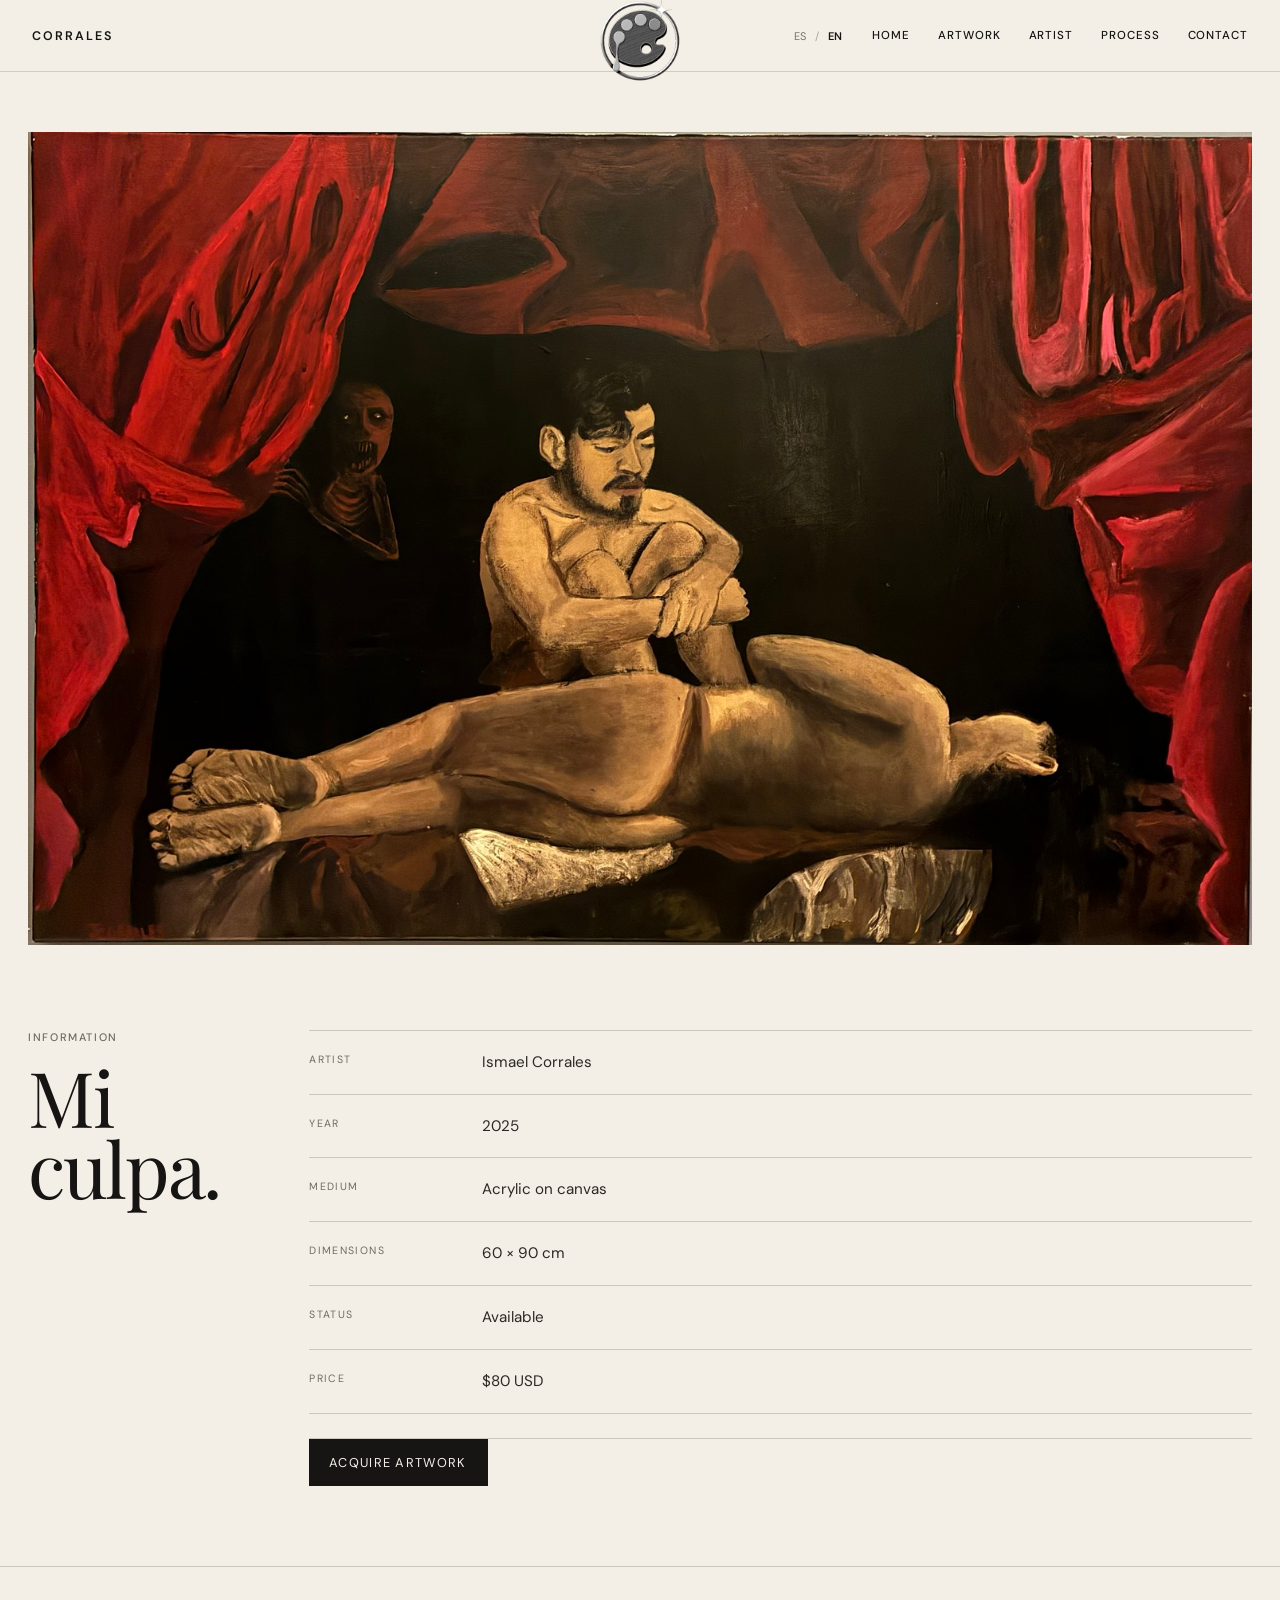
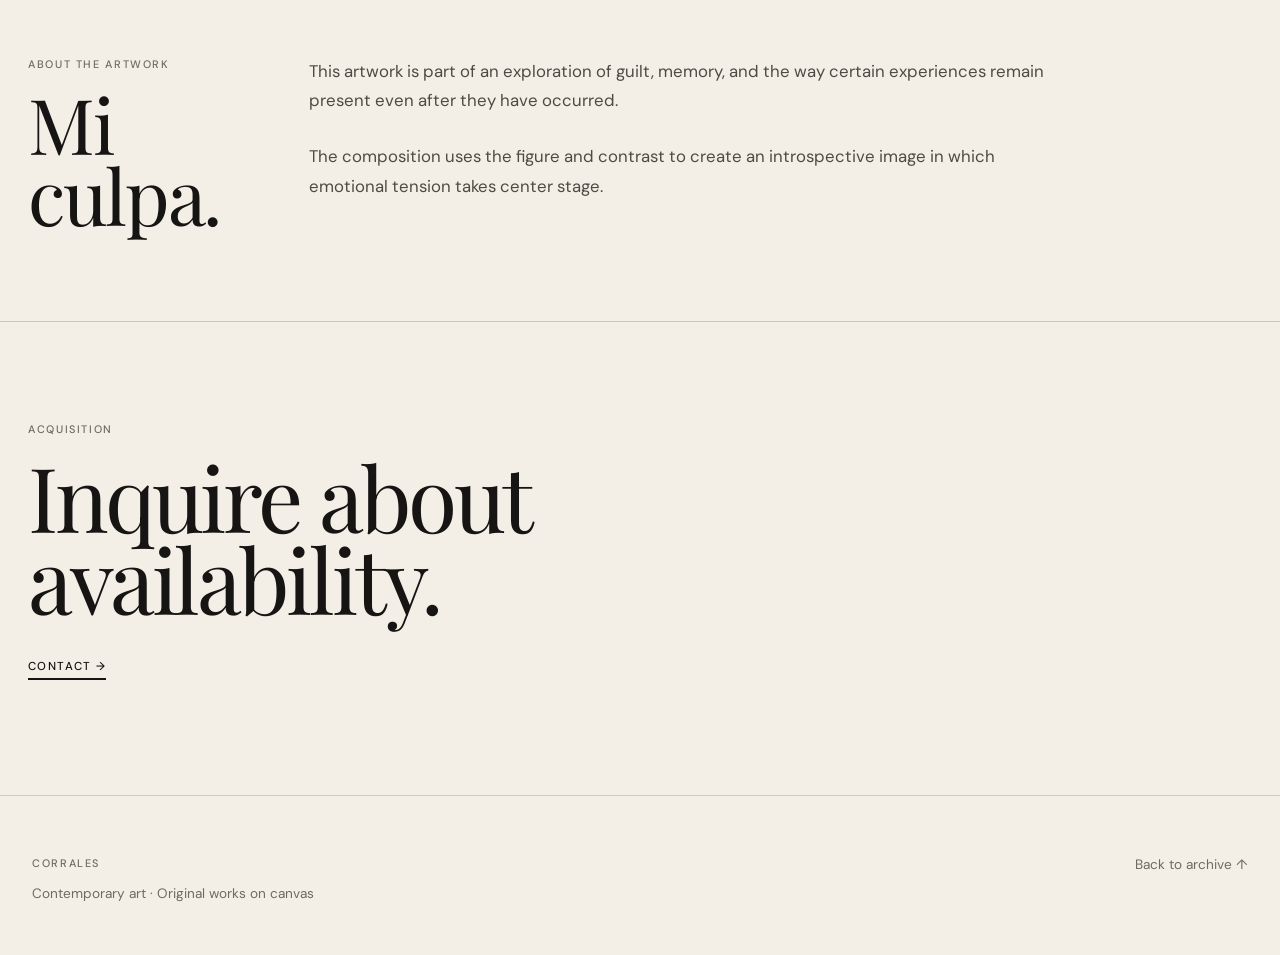
<file: culpa.html>
<!DOCTYPE html>
<html lang="es">

<head>
  <meta charset="UTF-8">

  <meta
    name="viewport"
    content="width=device-width, initial-scale=1.0"
  >

  <title>Mi culpa — Ismael Corrales</title>

  <meta
    name="description"
    content="Mi culpa, pintura original de Ismael Corrales. Acrílico sobre lienzo, 2025."
  >

  <link rel="preconnect" href="https://fonts.googleapis.com">
  <link rel="preconnect" href="https://fonts.gstatic.com" crossorigin>

  <link
    href="https://fonts.googleapis.com/css2?family=DM+Sans:wght@300;400;500;600&family=Playfair+Display:wght@400;500&display=swap"
    rel="stylesheet"
  >

  <link rel="stylesheet" href="./styles.css?v=147">

  <style>

    /* ENCABEZADO */

    .site-header {
      position: sticky !important;
      top: 0 !important;
      z-index: 999999 !important;

      transition:
        transform .3s ease,
        opacity .3s ease !important;

      will-change: transform;

      background: rgba(243,239,231,.96) !important;

      backdrop-filter: blur(10px) !important;
      -webkit-backdrop-filter: blur(10px) !important;

      overflow: visible !important;
    }

    .site-header.header-hidden {
      transform: translateY(-110%) !important;
      opacity: 0 !important;
    }

    .mobile-menu-toggle,
    .mobile-nav {
      display: none;
    }

    /* SELECTOR DE IDIOMAS */

    .language-switcher {
      display: flex;
      align-items: center;
      justify-content: center;
      gap: 7px;

      font-family: "DM Sans", sans-serif;
      font-size: 11px;
      letter-spacing: .08em;
      white-space: nowrap;
    }

    .language-switcher button {
      padding: 5px 2px;
      border: 0;
      background: transparent;
      color: #77716a;
      font: inherit;
      cursor: pointer;
    }

    .language-switcher button.active,
    .language-switcher button[aria-pressed="true"] {
      color: #161513;
      font-weight: 600;
    }

    .language-switcher span {
      color: #aaa49c;
    }

    .desktop-language {
      margin-left: auto;
      margin-right: 28px;
    }

    .mobile-language {
      display: none;
    }

    /* IMAGEN */

    .artwork-image-section {
      padding: 60px 28px 0;
    }

    .artwork-image-inner {
      max-width: 1420px;
      margin: 0 auto;
    }

    .artwork-image-inner img {
      display: block;
      width: 100%;
      height: auto;
    }

    /* INFORMACIÓN */

    .artwork-details {
      padding: 85px 28px 80px;
      border-bottom: 1px solid var(--line);
    }

    .artwork-details-inner {
      max-width: 1420px;
      margin: 0 auto;

      display: grid;
      grid-template-columns: .38fr 1.62fr;
      gap: 60px;
    }

    .artwork-details-title h2 {
      margin: 0;
      max-width: 10ch;

      font-size: clamp(3.3rem,6vw,6rem);
      line-height: .93;
      font-weight: 400;
      letter-spacing: -.03em;
    }

    .section-label {
      margin: 0 0 16px;

      font-family: "DM Sans", sans-serif;
      font-size: .68rem;
      font-weight: 500;

      letter-spacing: .15em;
      line-height: 1.4;
      text-transform: uppercase;

      color: #6f6a62;
    }

    /* DATOS TÉCNICOS */

    .artwork-meta {
      border-top: 1px solid var(--line);
    }

    .artwork-meta-row {
      display: grid;
      grid-template-columns: 145px 1fr;
      gap: 28px;

      padding: 20px 0;
      border-bottom: 1px solid var(--line);
    }

    .artwork-meta-label {
      font-size: .66rem;
      letter-spacing: .13em;
      text-transform: uppercase;
      color: var(--muted);
    }

    .artwork-meta-value {
      font-size: .95rem;
      line-height: 1.5;
    }

    /* BOTÓN DE ADQUISICIÓN */

    .artwork-purchase {
      margin-top: 24px !important;
      padding: 0 !important;
    }

    .artwork-purchase .artwork-button {
      margin-top: 0 !important;
    }

    /* SOBRE LA OBRA */

    .artwork-story {
      padding: 90px 28px;
      border-bottom: 1px solid var(--line);
    }

    .artwork-story-inner {
      max-width: 1420px;
      margin: 0 auto;

      display: grid;
      grid-template-columns: .38fr 1.62fr;
      gap: 60px;
    }

    .artwork-story h2 {
      margin: 0;
      max-width: 10ch;

      font-size: clamp(3.3rem,6vw,6rem);
      line-height: .93;
      font-weight: 400;
      letter-spacing: -.03em;
    }

    .artwork-story-copy {
      max-width: 760px;
    }

    .artwork-story-copy p {
      margin: 0 0 26px;

      font-size: 1.05rem;
      line-height: 1.78;
      color: #4f4a43;
    }

    /* CIERRE */

    .artwork-final {
      padding: 100px 28px 115px;
    }

    .artwork-final-inner {
      max-width: 1420px;
      margin: 0 auto;
    }

    .artwork-final h2 {
      margin: 18px 0 34px;
      max-width: 10ch;

      font-size: clamp(3.8rem,7vw,7rem);
      line-height: .92;
      font-weight: 400;
      letter-spacing: -.035em;
    }

    /* VERSIÓN MÓVIL */

    @media (max-width: 800px) {

      .site-header {
        display: flex !important;
        align-items: center !important;
        justify-content: space-between !important;

        min-height: 118px !important;
        padding: 18px !important;

        overflow: visible !important;
      }

      .site-header .nav {
        display: none !important;
      }

      .desktop-language {
        display: none !important;
      }

      .mobile-language {
        display: flex;
        justify-content: flex-start;

        padding: 12px 0 18px;

        border-bottom: 1px solid rgba(22,21,19,.18);
      }

      .mobile-language button {
        font-size: 13px;
      }

      .mobile-menu-toggle {
        display: block !important;
        visibility: visible !important;
        opacity: 1 !important;

        position: relative !important;
        z-index: 100001 !important;

        margin: 0 !important;
        padding: 10px 0 !important;

        border: 0 !important;
        background: transparent !important;

        color: #161513 !important;

        font-family: "DM Sans", sans-serif !important;
        font-size: 12px !important;
        font-weight: 500 !important;

        letter-spacing: .12em !important;
        text-transform: uppercase !important;

        cursor: pointer;
      }

      .mobile-nav {
        display: none;

        position: fixed;
        top: 118px;
        left: 0;
        right: 0;

        z-index: 999998;

        padding: 20px 18px 30px;
        background: #f3efe7;

        border-bottom: 1px solid rgba(22,21,19,.18);
      }

      .mobile-nav.open {
        display: block !important;
      }

      .mobile-nav a {
        display: block;
        padding: 17px 0;

        border-bottom: 1px solid rgba(22,21,19,.18);

        color: #161513;

        font-family: "Playfair Display", serif;
        font-size: 32px;
        line-height: 1;

        text-decoration: none;
      }

      /* IMAGEN MÓVIL */

      .artwork-image-section {
        padding: 40px 18px 0;
      }

      /* INFORMACIÓN MÓVIL */

      .artwork-details {
        padding: 65px 18px 58px;
      }

      .artwork-details-inner {
        display: block;
      }

      .artwork-details-title {
        margin-bottom: 34px;
      }

      .section-label {
        margin-bottom: 12px;
        font-size: .62rem;
      }

      .artwork-details-title h2 {
        font-size: clamp(3rem,14vw,5rem);
      }

      .artwork-meta-row {
        grid-template-columns: 105px 1fr;
        gap: 15px;
        padding: 17px 0;
      }

      .artwork-meta-label {
        font-size: .6rem;
      }

      .artwork-meta-value {
        font-size: .9rem;
      }

      .artwork-purchase {
        margin-top: 26px !important;
      }

      .artwork-purchase .artwork-button {
        margin-top: 0 !important;
      }

      /* DESCRIPCIÓN MÓVIL */

      .artwork-story {
        padding: 72px 18px;
      }

      .artwork-story-inner {
        display: block;
      }

      .artwork-story h2 {
        margin-bottom: 34px;
        font-size: clamp(3rem,14vw,5rem);
      }

      .artwork-story-copy p {
        font-size: .98rem;
        line-height: 1.72;
      }

      /* CIERRE MÓVIL */

      .artwork-final {
        padding: 80px 18px 95px;
      }

      .artwork-final h2 {
        font-size: clamp(3.4rem,15vw,5.2rem);
      }

    }

  </style>

</head>

<body>

  <!-- ENCABEZADO -->

  <header class="site-header">

    <a href="./index.html" class="brand">
      CORRALES
    </a>

    <a
      href="./index.html"
      class="header-logo"
      aria-label="Inicio Corrales"
      data-aria-es="Inicio Corrales"
      data-aria-en="Corrales home"
    >
      <img
        src="./assets/Logo-header.PNG?v=4"
        alt=""
      >
    </a>

    <!-- IDIOMAS EN COMPUTADORA -->

    <div
      class="language-switcher desktop-language"
      role="group"
      aria-label="Seleccionar idioma"
    >

      <button type="button" data-lang-button="es">
        ES
      </button>

      <span>/</span>

      <button type="button" data-lang-button="en">
        EN
      </button>

    </div>

    <!-- NAVEGACIÓN -->

    <nav class="nav">

      <a
        href="./index.html"
        data-es="Inicio"
        data-en="Home"
      >
        Inicio
      </a>

      <a
        href="./obra.html"
        data-es="Obra"
        data-en="Artwork"
      >
        Obra
      </a>

      <a
        href="./artista.html"
        data-es="Artista"
        data-en="Artist"
      >
        Artista
      </a>

      <a
        href="./proceso.html"
        data-es="Proceso"
        data-en="Process"
      >
        Proceso
      </a>

      <a
        href="./contacto.html"
        data-es="Contacto"
        data-en="Contact"
      >
        Contacto
      </a>

    </nav>

    <button
      class="mobile-menu-toggle"
      id="menuButton"
      type="button"
      aria-label="Abrir menú"
      aria-expanded="false"
    >
      MENÚ
    </button>

  </header>

  <!-- MENÚ MÓVIL -->

  <nav
    class="mobile-nav"
    id="mobileMenu"
    aria-label="Navegación móvil"
  >

    <div
      class="language-switcher mobile-language"
      role="group"
      aria-label="Seleccionar idioma"
    >

      <button type="button" data-lang-button="es">
        ES
      </button>

      <span>/</span>

      <button type="button" data-lang-button="en">
        EN
      </button>

    </div>

    <a
      href="./index.html"
      data-es="Inicio"
      data-en="Home"
    >
      Inicio
    </a>

    <a
      href="./obra.html"
      data-es="Obra"
      data-en="Artwork"
    >
      Obra
    </a>

    <a
      href="./artista.html"
      data-es="Artista"
      data-en="Artist"
    >
      Artista
    </a>

    <a
      href="./proceso.html"
      data-es="Proceso"
      data-en="Process"
    >
      Proceso
    </a>

    <a
      href="./contacto.html"
      data-es="Contacto"
      data-en="Contact"
    >
      Contacto
    </a>

  </nav>

  <main>

    <!-- FOTOGRAFÍA DE LA OBRA -->

    <section class="artwork-image-section">

      <div class="artwork-image-inner">

        <img
          src="./assets/culpa.jpg"
          alt="Mi culpa, pintura de Ismael Corrales"
        >

      </div>

    </section>

    <!-- INFORMACIÓN DE LA OBRA -->

    <section class="artwork-details">

      <div class="artwork-details-inner">

        <div class="artwork-details-title">

          <p
            class="section-label"
            data-es="INFORMACIÓN"
            data-en="INFORMATION"
          >
            INFORMACIÓN
          </p>

          <h2>
            Mi culpa.
          </h2>

        </div>

        <div>

          <div class="artwork-meta">

            <!-- ARTISTA -->

            <div class="artwork-meta-row">

              <span
                class="artwork-meta-label"
                data-es="Artista"
                data-en="Artist"
              >
                Artista
              </span>

              <span class="artwork-meta-value">
                Ismael Corrales
              </span>

            </div>

            <!-- AÑO -->

            <div class="artwork-meta-row">

              <span
                class="artwork-meta-label"
                data-es="Año"
                data-en="Year"
              >
                Año
              </span>

              <span class="artwork-meta-value">
                2025
              </span>

            </div>

            <!-- TÉCNICA -->

            <div class="artwork-meta-row">

              <span
                class="artwork-meta-label"
                data-es="Técnica"
                data-en="Medium"
              >
                Técnica
              </span>

              <span
                class="artwork-meta-value"
                data-es="Acrílico sobre lienzo"
                data-en="Acrylic on canvas"
              >
                Acrílico sobre lienzo
              </span>

            </div>

            <!-- DIMENSIONES -->

            <div class="artwork-meta-row">

              <span
                class="artwork-meta-label"
                data-es="Dimensiones"
                data-en="Dimensions"
              >
                Dimensiones
              </span>

              <span class="artwork-meta-value">
                60 × 90 cm
              </span>

            </div>

            <!-- ESTADO -->

            <div class="artwork-meta-row">

              <span
                class="artwork-meta-label"
                data-es="Estado"
                data-en="Status"
              >
                Estado
              </span>

              <span
                class="artwork-meta-value"
                data-es="Disponible"
                data-en="Available"
              >
                Disponible
              </span>

            </div>

            <!-- PRECIO -->

            <div class="artwork-meta-row">

              <span
                class="artwork-meta-label"
                data-es="Precio"
                data-en="Price"
              >
                Precio
              </span>

              <span class="artwork-meta-value">
                $80 USD
              </span>

            </div>

          </div>

          <!-- ADQUIRIR OBRA -->

          <div class="artwork-purchase">

            <a
              href="./contacto.html"
              class="artwork-button"
              data-es="Adquirir obra"
              data-en="Acquire artwork"
            >
              Adquirir obra
            </a>

          </div>

        </div>

      </div>

    </section>

    <!-- SOBRE LA OBRA -->

    <section class="artwork-story">

      <div class="artwork-story-inner">

        <div>

          <p
            class="section-label"
            data-es="SOBRE LA OBRA"
            data-en="ABOUT THE ARTWORK"
          >
            SOBRE LA OBRA
          </p>

          <h2>
            Mi culpa.
          </h2>

        </div>

        <div class="artwork-story-copy">

          <p
            data-es="Esta obra forma parte de una exploración sobre la culpa, la memoria y la manera en que ciertas experiencias permanecen presentes incluso después de haber sucedido."
            data-en="This artwork is part of an exploration of guilt, memory, and the way certain experiences remain present even after they have occurred."
          >
            Esta obra forma parte de una exploración
            sobre la culpa, la memoria y la manera
            en que ciertas experiencias permanecen
            presentes incluso después de haber sucedido.
          </p>

          <p
            data-es="La composición utiliza la figura y el contraste como recursos para construir una imagen introspectiva, donde la tensión emocional ocupa un lugar central."
            data-en="The composition uses the figure and contrast to create an introspective image in which emotional tension takes center stage."
          >
            La composición utiliza la figura y el contraste
            como recursos para construir una imagen
            introspectiva, donde la tensión emocional
            ocupa un lugar central.
          </p>

        </div>

      </div>

    </section>

    <!-- CIERRE -->

    <section class="artwork-final">

      <div class="artwork-final-inner">

        <p
          class="eyebrow"
          data-es="ADQUIRIR"
          data-en="ACQUISITION"
        >
          ADQUIRIR
        </p>

        <h2
          data-es="Consultar disponibilidad."
          data-en="Inquire about availability."
        >
          Consultar disponibilidad.
        </h2>

        <a
          href="./contacto.html"
          class="text-link"
          data-es="CONTACTAR →"
          data-en="CONTACT →"
        >
          CONTACTAR →
        </a>

      </div>

    </section>

  </main>

  <!-- PIE DE PÁGINA -->

  <footer class="footer">

    <div>

      <p class="section-number">
        CORRALES
      </p>

      <p
        data-es="Arte contemporáneo · Originales sobre lienzo"
        data-en="Contemporary art · Original works on canvas"
      >
        Arte contemporáneo · Originales sobre lienzo
      </p>

    </div>

    <a
      href="./obra.html"
      data-es="Volver al archivo ↑"
      data-en="Back to archive ↑"
    >
      Volver al archivo ↑
    </a>

  </footer>

  <!-- FUNCIONES -->

  <script>

    const menuButton =
      document.getElementById("menuButton");

    const mobileMenu =
      document.getElementById("mobileMenu");

    const header =
      document.querySelector(".site-header");

    function currentLanguage() {

      return window.CorralesLanguage
        ? window.CorralesLanguage.detect()
        : "es";

    }

    function updateMenuButton(isOpen) {

      const english =
        currentLanguage() === "en";

      menuButton.textContent = isOpen
        ? (english ? "CLOSE" : "CERRAR")
        : (english ? "MENU" : "MENÚ");

      menuButton.setAttribute(
        "aria-expanded",
        String(isOpen)
      );

      menuButton.setAttribute(
        "aria-label",
        isOpen
          ? (english ? "Close menu" : "Cerrar menú")
          : (english ? "Open menu" : "Abrir menú")
      );

    }

    /* MENÚ MÓVIL */

    menuButton.addEventListener(
      "click",
      function() {

        const isOpen =
          mobileMenu.classList.toggle("open");

        updateMenuButton(isOpen);

        if (isOpen) {
          header.classList.remove("header-hidden");
        }

      }
    );

    mobileMenu
      .querySelectorAll("a")
      .forEach(function(link) {

        link.addEventListener(
          "click",
          function() {

            mobileMenu.classList.remove("open");
            updateMenuButton(false);

          }
        );

      });

    /* CAMBIO DE IDIOMA */

    window.addEventListener(
      "corrales:languagechange",
      function() {

        const english =
          currentLanguage() === "en";

        updateMenuButton(
          mobileMenu.classList.contains("open")
        );

        document.title =
          "Mi culpa — Ismael Corrales";

        const description =
          document.querySelector(
            'meta[name="description"]'
          );

        if (description) {

          description.setAttribute(
            "content",
            english
              ? "Mi culpa, an original painting by Ismael Corrales. Acrylic on canvas, 2025."
              : "Mi culpa, pintura original de Ismael Corrales. Acrílico sobre lienzo, 2025."
          );

        }

      }
    );

    /* ENCABEZADO INTELIGENTE */

    let lastScrollY = window.scrollY;

    window.addEventListener(
      "scroll",
      function() {

        const currentScrollY =
          window.scrollY;

        if (
          mobileMenu.classList.contains("open")
        ) {

          header.classList.remove(
            "header-hidden"
          );

          lastScrollY = currentScrollY;
          return;

        }

        if (currentScrollY < 80) {

          header.classList.remove(
            "header-hidden"
          );

          lastScrollY = currentScrollY;
          return;

        }

        if (currentScrollY > lastScrollY) {

          header.classList.add(
            "header-hidden"
          );

        } else if (
          currentScrollY < lastScrollY
        ) {

          header.classList.remove(
            "header-hidden"
          );

        }

        lastScrollY = currentScrollY;

      },
      { passive: true }
    );

  </script>

  <!-- SISTEMA DE IDIOMAS -->

  <script src="./idiomas.js?v=2"></script>

</body>
</html>
</file>
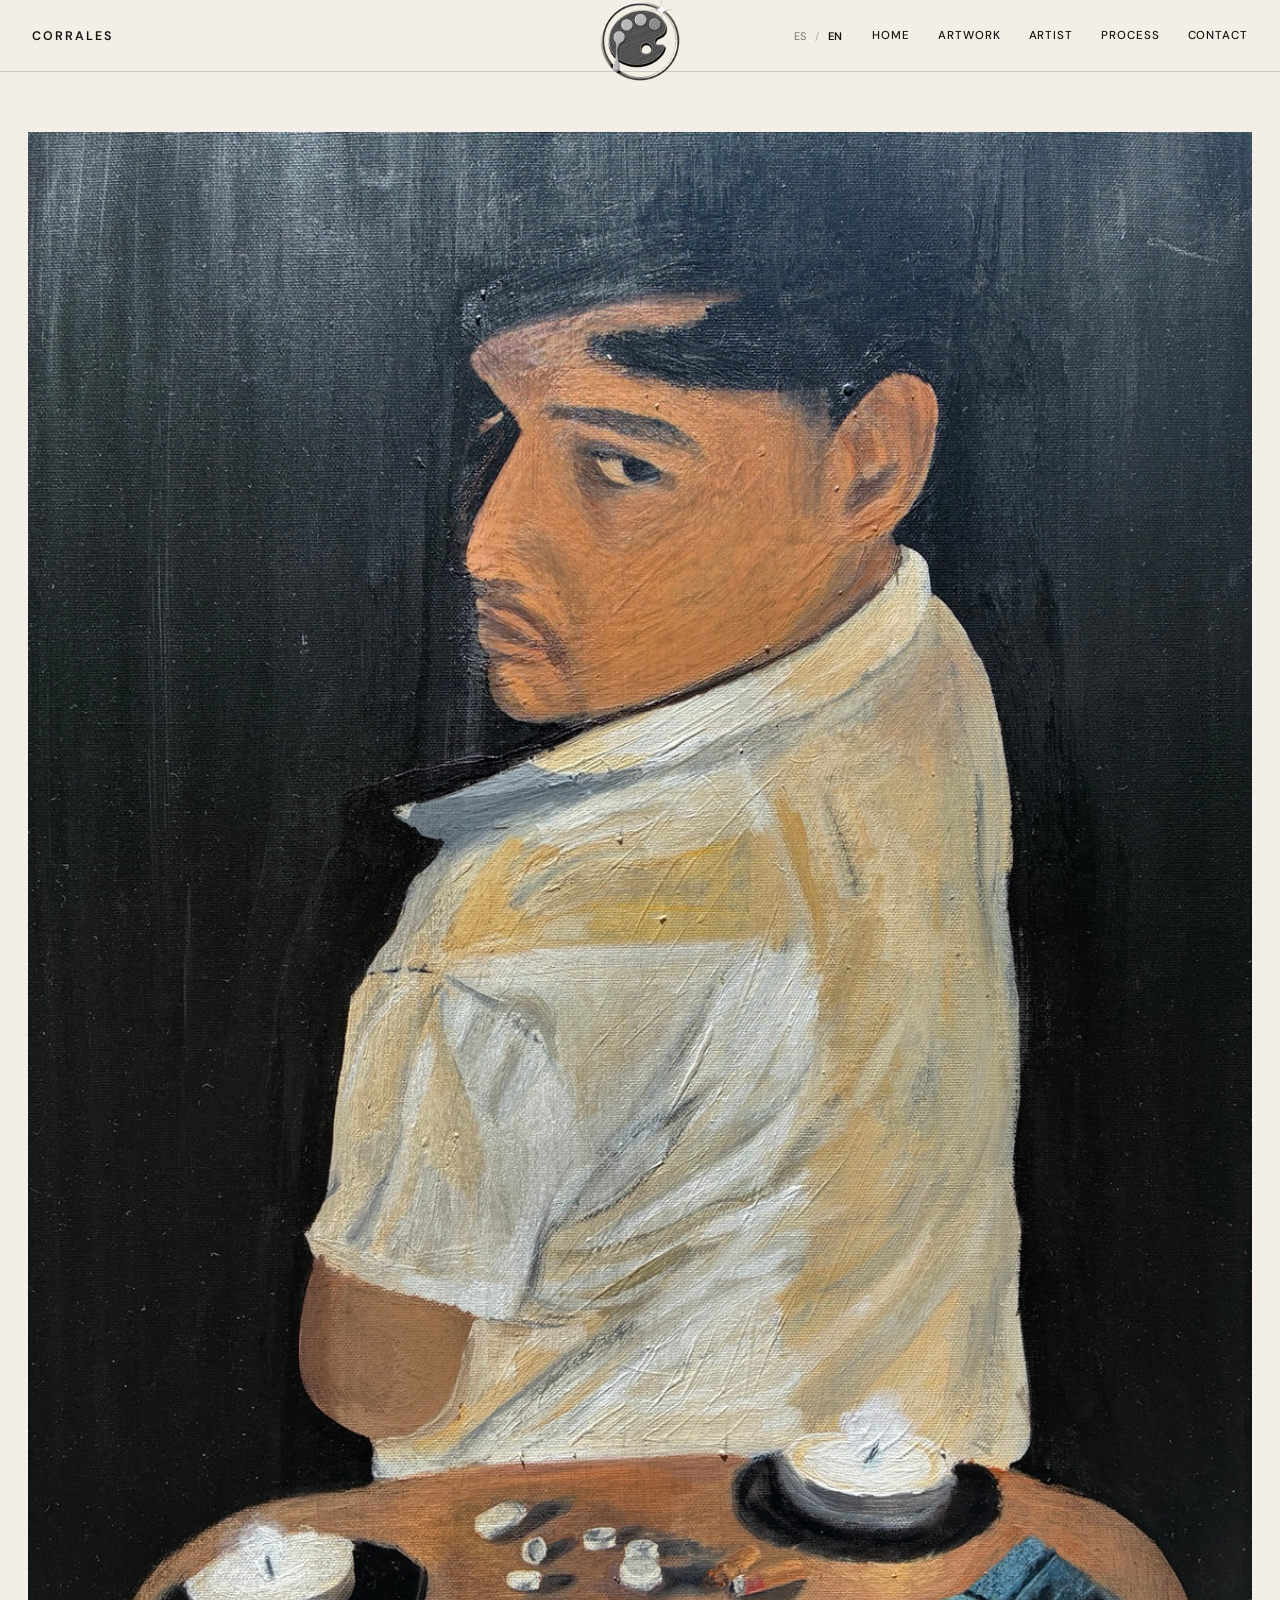
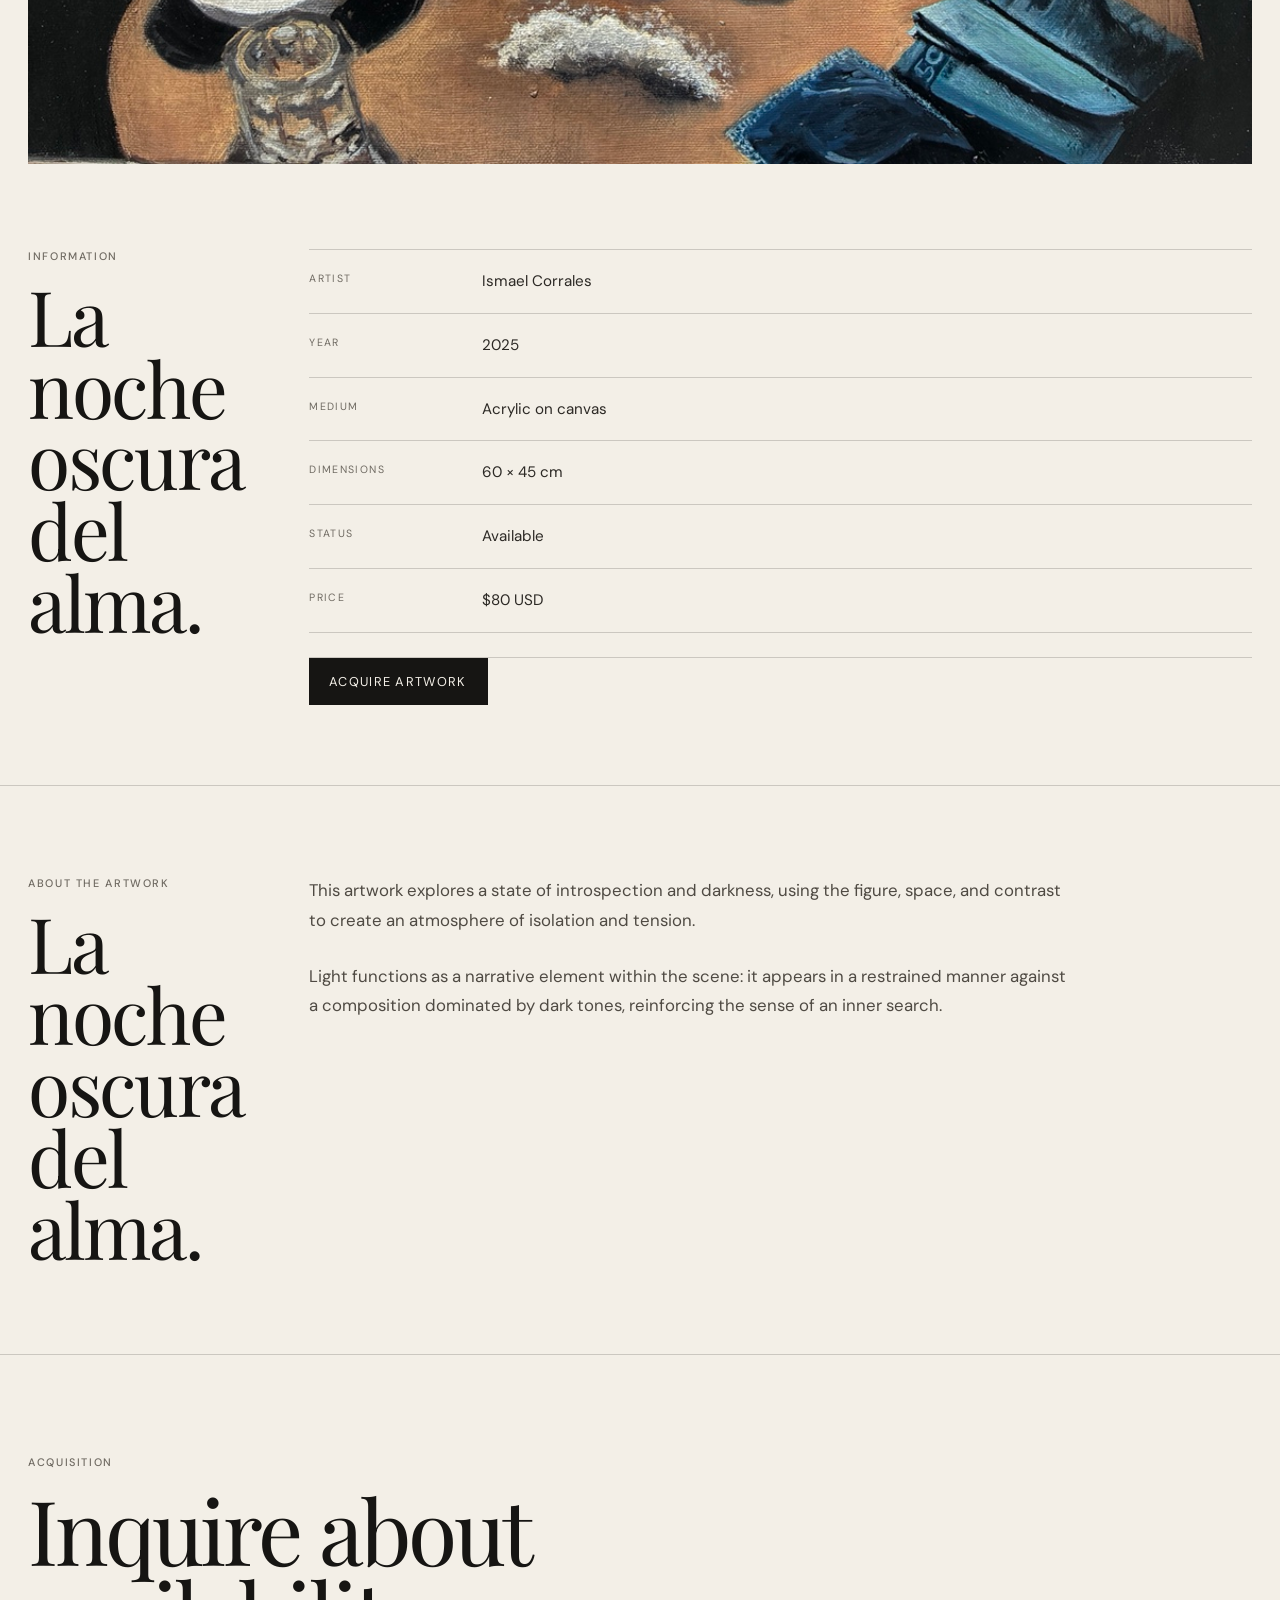
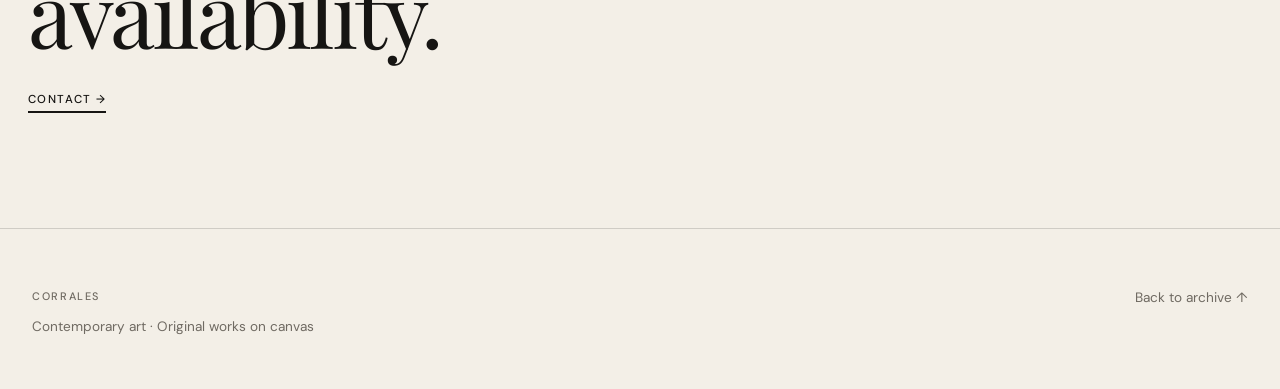
<file: noche.html>
<!DOCTYPE html>
<html lang="es">

<head>
  <meta charset="UTF-8">

  <meta
    name="viewport"
    content="width=device-width, initial-scale=1.0"
  >

  <title>La noche oscura del alma — Ismael Corrales</title>

  <meta
    name="description"
    content="La noche oscura del alma, pintura original de Ismael Corrales. Acrílico sobre lienzo, 2025."
  >

  <link rel="preconnect" href="https://fonts.googleapis.com">
  <link rel="preconnect" href="https://fonts.gstatic.com" crossorigin>

  <link
    href="https://fonts.googleapis.com/css2?family=DM+Sans:wght@300;400;500;600&family=Playfair+Display:wght@400;500&display=swap"
    rel="stylesheet"
  >

  <link rel="stylesheet" href="./styles.css?v=147">

  <style>

    /* ENCABEZADO */

    .site-header {
      position: sticky !important;
      top: 0 !important;
      z-index: 999999 !important;

      transition:
        transform .3s ease,
        opacity .3s ease !important;

      will-change: transform;

      background: rgba(243,239,231,.96) !important;

      backdrop-filter: blur(10px) !important;
      -webkit-backdrop-filter: blur(10px) !important;

      overflow: visible !important;
    }

    .site-header.header-hidden {
      transform: translateY(-110%) !important;
      opacity: 0 !important;
    }

    .mobile-menu-toggle,
    .mobile-nav {
      display: none;
    }

    /* SELECTOR DE IDIOMAS */

    .language-switcher {
      display: flex;
      align-items: center;
      justify-content: center;
      gap: 7px;

      font-family: "DM Sans", sans-serif;
      font-size: 11px;
      letter-spacing: .08em;
      white-space: nowrap;
    }

    .language-switcher button {
      padding: 5px 2px;
      border: 0;
      background: transparent;
      color: #77716a;
      font: inherit;
      cursor: pointer;
    }

    .language-switcher button.active,
    .language-switcher button[aria-pressed="true"] {
      color: #161513;
      font-weight: 600;
    }

    .language-switcher span {
      color: #aaa49c;
    }

    .desktop-language {
      margin-left: auto;
      margin-right: 28px;
    }

    .mobile-language {
      display: none;
    }

    /* IMAGEN */

    .artwork-image-section {
      padding: 60px 28px 0;
    }

    .artwork-image-inner {
      max-width: 1420px;
      margin: 0 auto;
    }

    .artwork-image-inner img {
      display: block;
      width: 100%;
      height: auto;
    }

    /* INFORMACIÓN */

    .artwork-details {
      padding: 85px 28px 80px;
      border-bottom: 1px solid var(--line);
    }

    .artwork-details-inner {
      max-width: 1420px;
      margin: 0 auto;

      display: grid;
      grid-template-columns: .38fr 1.62fr;
      gap: 60px;
    }

    .artwork-details-title h2 {
      margin: 0;
      max-width: 10ch;

      font-size: clamp(3.3rem,6vw,6rem);
      line-height: .93;
      font-weight: 400;
      letter-spacing: -.03em;
    }

    .section-label {
      margin: 0 0 16px;

      font-family: "DM Sans", sans-serif;
      font-size: .68rem;
      font-weight: 500;

      letter-spacing: .15em;
      line-height: 1.4;
      text-transform: uppercase;

      color: #6f6a62;
    }

    /* DATOS TÉCNICOS */

    .artwork-meta {
      border-top: 1px solid var(--line);
    }

    .artwork-meta-row {
      display: grid;
      grid-template-columns: 145px 1fr;
      gap: 28px;

      padding: 20px 0;
      border-bottom: 1px solid var(--line);
    }

    .artwork-meta-label {
      font-size: .66rem;
      letter-spacing: .13em;
      text-transform: uppercase;
      color: var(--muted);
    }

    .artwork-meta-value {
      font-size: .95rem;
      line-height: 1.5;
    }

    /* BOTÓN DE ADQUISICIÓN */

    .artwork-purchase {
      margin-top: 24px !important;
      padding: 0 !important;
    }

    .artwork-purchase .artwork-button {
      margin-top: 0 !important;
    }

    /* SOBRE LA OBRA */

    .artwork-story {
      padding: 90px 28px;
      border-bottom: 1px solid var(--line);
    }

    .artwork-story-inner {
      max-width: 1420px;
      margin: 0 auto;

      display: grid;
      grid-template-columns: .38fr 1.62fr;
      gap: 60px;
    }

    .artwork-story h2 {
      margin: 0;
      max-width: 10ch;

      font-size: clamp(3.3rem,6vw,6rem);
      line-height: .93;
      font-weight: 400;
      letter-spacing: -.03em;
    }

    .artwork-story-copy {
      max-width: 760px;
    }

    .artwork-story-copy p {
      margin: 0 0 26px;

      font-size: 1.05rem;
      line-height: 1.78;
      color: #4f4a43;
    }

    /* CIERRE */

    .artwork-final {
      padding: 100px 28px 115px;
    }

    .artwork-final-inner {
      max-width: 1420px;
      margin: 0 auto;
    }

    .artwork-final h2 {
      margin: 18px 0 34px;
      max-width: 10ch;

      font-size: clamp(3.8rem,7vw,7rem);
      line-height: .92;
      font-weight: 400;
      letter-spacing: -.035em;
    }

    /* VERSIÓN MÓVIL */

    @media (max-width: 800px) {

      .site-header {
        display: flex !important;
        align-items: center !important;
        justify-content: space-between !important;

        min-height: 118px !important;
        padding: 18px !important;

        overflow: visible !important;
      }

      .site-header .nav {
        display: none !important;
      }

      .desktop-language {
        display: none !important;
      }

      .mobile-language {
        display: flex;
        justify-content: flex-start;

        padding: 12px 0 18px;

        border-bottom: 1px solid rgba(22,21,19,.18);
      }

      .mobile-language button {
        font-size: 13px;
      }

      .mobile-menu-toggle {
        display: block !important;
        visibility: visible !important;
        opacity: 1 !important;

        position: relative !important;
        z-index: 100001 !important;

        margin: 0 !important;
        padding: 10px 0 !important;

        border: 0 !important;
        background: transparent !important;

        color: #161513 !important;

        font-family: "DM Sans", sans-serif !important;
        font-size: 12px !important;
        font-weight: 500 !important;

        letter-spacing: .12em !important;
        text-transform: uppercase !important;

        cursor: pointer;
      }

      .mobile-nav {
        display: none;

        position: fixed;
        top: 118px;
        left: 0;
        right: 0;

        z-index: 999998;

        padding: 20px 18px 30px;
        background: #f3efe7;

        border-bottom: 1px solid rgba(22,21,19,.18);
      }

      .mobile-nav.open {
        display: block !important;
      }

      .mobile-nav a {
        display: block;
        padding: 17px 0;

        border-bottom: 1px solid rgba(22,21,19,.18);

        color: #161513;

        font-family: "Playfair Display", serif;
        font-size: 32px;
        line-height: 1;

        text-decoration: none;
      }

      /* IMAGEN MÓVIL */

      .artwork-image-section {
        padding: 40px 18px 0;
      }

      /* INFORMACIÓN MÓVIL */

      .artwork-details {
        padding: 65px 18px 58px;
      }

      .artwork-details-inner {
        display: block;
      }

      .artwork-details-title {
        margin-bottom: 34px;
      }

      .section-label {
        margin-bottom: 12px;
        font-size: .62rem;
      }

      .artwork-details-title h2 {
        font-size: clamp(3rem,14vw,5rem);
      }

      .artwork-meta-row {
        grid-template-columns: 105px 1fr;
        gap: 15px;
        padding: 17px 0;
      }

      .artwork-meta-label {
        font-size: .6rem;
      }

      .artwork-meta-value {
        font-size: .9rem;
      }

      .artwork-purchase {
        margin-top: 26px !important;
      }

      .artwork-purchase .artwork-button {
        margin-top: 0 !important;
      }

      /* DESCRIPCIÓN MÓVIL */

      .artwork-story {
        padding: 72px 18px;
      }

      .artwork-story-inner {
        display: block;
      }

      .artwork-story h2 {
        margin-bottom: 34px;
        font-size: clamp(3rem,14vw,5rem);
      }

      .artwork-story-copy p {
        font-size: .98rem;
        line-height: 1.72;
      }

      /* CIERRE MÓVIL */

      .artwork-final {
        padding: 80px 18px 95px;
      }

      .artwork-final h2 {
        font-size: clamp(3.4rem,15vw,5.2rem);
      }

    }

  </style>

</head>

<body>

  <!-- ENCABEZADO -->

  <header class="site-header">

    <a href="./index.html" class="brand">
      CORRALES
    </a>

    <a
      href="./index.html"
      class="header-logo"
      aria-label="Inicio Corrales"
      data-aria-es="Inicio Corrales"
      data-aria-en="Corrales home"
    >
      <img
        src="./assets/Logo-header.PNG?v=4"
        alt=""
      >
    </a>

    <!-- IDIOMAS EN COMPUTADORA -->

    <div
      class="language-switcher desktop-language"
      role="group"
      aria-label="Seleccionar idioma"
    >

      <button type="button" data-lang-button="es">
        ES
      </button>

      <span>/</span>

      <button type="button" data-lang-button="en">
        EN
      </button>

    </div>

    <!-- NAVEGACIÓN -->

    <nav class="nav">

      <a
        href="./index.html"
        data-es="Inicio"
        data-en="Home"
      >
        Inicio
      </a>

      <a
        href="./obra.html"
        data-es="Obra"
        data-en="Artwork"
      >
        Obra
      </a>

      <a
        href="./artista.html"
        data-es="Artista"
        data-en="Artist"
      >
        Artista
      </a>

      <a
        href="./proceso.html"
        data-es="Proceso"
        data-en="Process"
      >
        Proceso
      </a>

      <a
        href="./contacto.html"
        data-es="Contacto"
        data-en="Contact"
      >
        Contacto
      </a>

    </nav>

    <button
      class="mobile-menu-toggle"
      id="menuButton"
      type="button"
      aria-label="Abrir menú"
      aria-expanded="false"
    >
      MENÚ
    </button>

  </header>

  <!-- MENÚ MÓVIL -->

  <nav
    class="mobile-nav"
    id="mobileMenu"
    aria-label="Navegación móvil"
  >

    <div
      class="language-switcher mobile-language"
      role="group"
      aria-label="Seleccionar idioma"
    >

      <button type="button" data-lang-button="es">
        ES
      </button>

      <span>/</span>

      <button type="button" data-lang-button="en">
        EN
      </button>

    </div>

    <a
      href="./index.html"
      data-es="Inicio"
      data-en="Home"
    >
      Inicio
    </a>

    <a
      href="./obra.html"
      data-es="Obra"
      data-en="Artwork"
    >
      Obra
    </a>

    <a
      href="./artista.html"
      data-es="Artista"
      data-en="Artist"
    >
      Artista
    </a>

    <a
      href="./proceso.html"
      data-es="Proceso"
      data-en="Process"
    >
      Proceso
    </a>

    <a
      href="./contacto.html"
      data-es="Contacto"
      data-en="Contact"
    >
      Contacto
    </a>

  </nav>

  <main>

    <!-- FOTOGRAFÍA DE LA OBRA -->

    <section class="artwork-image-section">

      <div class="artwork-image-inner">

        <img
          src="./assets/noche.jpg"
          alt="La noche oscura del alma, pintura de Ismael Corrales"
        >

      </div>

    </section>

    <!-- INFORMACIÓN DE LA OBRA -->

    <section class="artwork-details">

      <div class="artwork-details-inner">

        <div class="artwork-details-title">

          <p
            class="section-label"
            data-es="INFORMACIÓN"
            data-en="INFORMATION"
          >
            INFORMACIÓN
          </p>

          <h2>
            La noche oscura del alma.
          </h2>

        </div>

        <div>

          <div class="artwork-meta">

            <!-- ARTISTA -->

            <div class="artwork-meta-row">

              <span
                class="artwork-meta-label"
                data-es="Artista"
                data-en="Artist"
              >
                Artista
              </span>

              <span class="artwork-meta-value">
                Ismael Corrales
              </span>

            </div>

            <!-- AÑO -->

            <div class="artwork-meta-row">

              <span
                class="artwork-meta-label"
                data-es="Año"
                data-en="Year"
              >
                Año
              </span>

              <span class="artwork-meta-value">
                2025
              </span>

            </div>

            <!-- TÉCNICA -->

            <div class="artwork-meta-row">

              <span
                class="artwork-meta-label"
                data-es="Técnica"
                data-en="Medium"
              >
                Técnica
              </span>

              <span
                class="artwork-meta-value"
                data-es="Acrílico sobre lienzo"
                data-en="Acrylic on canvas"
              >
                Acrílico sobre lienzo
              </span>

            </div>

            <!-- DIMENSIONES -->

            <div class="artwork-meta-row">

              <span
                class="artwork-meta-label"
                data-es="Dimensiones"
                data-en="Dimensions"
              >
                Dimensiones
              </span>

              <span class="artwork-meta-value">
                60 × 45 cm
              </span>

            </div>

            <!-- ESTADO -->

            <div class="artwork-meta-row">

              <span
                class="artwork-meta-label"
                data-es="Estado"
                data-en="Status"
              >
                Estado
              </span>

              <span
                class="artwork-meta-value"
                data-es="Disponible"
                data-en="Available"
              >
                Disponible
              </span>

            </div>

            <!-- PRECIO -->

            <div class="artwork-meta-row">

              <span
                class="artwork-meta-label"
                data-es="Precio"
                data-en="Price"
              >
                Precio
              </span>

              <span class="artwork-meta-value">
                $80 USD
              </span>

            </div>

          </div>

          <!-- ADQUIRIR OBRA -->

          <div class="artwork-purchase">

            <a
              href="./contacto.html"
              class="artwork-button"
              data-es="Adquirir obra"
              data-en="Acquire artwork"
            >
              Adquirir obra
            </a>

          </div>

        </div>

      </div>

    </section>

    <!-- SOBRE LA OBRA -->

    <section class="artwork-story">

      <div class="artwork-story-inner">

        <div>

          <p
            class="section-label"
            data-es="SOBRE LA OBRA"
            data-en="ABOUT THE ARTWORK"
          >
            SOBRE LA OBRA
          </p>

          <h2>
            La noche oscura del alma.
          </h2>

        </div>

        <div class="artwork-story-copy">

          <p
            data-es="Esta obra explora un estado de introspección y oscuridad, utilizando la figura, el espacio y el contraste para construir una atmósfera de aislamiento y tensión."
            data-en="This artwork explores a state of introspection and darkness, using the figure, space, and contrast to create an atmosphere of isolation and tension."
          >
            Esta obra explora un estado de introspección
            y oscuridad, utilizando la figura, el espacio
            y el contraste para construir una atmósfera
            de aislamiento y tensión.
          </p>

          <p
            data-es="La luz funciona como un elemento narrativo dentro de la escena: aparece de forma contenida frente a una composición dominada por tonos oscuros, reforzando la sensación de búsqueda interior."
            data-en="Light functions as a narrative element within the scene: it appears in a restrained manner against a composition dominated by dark tones, reinforcing the sense of an inner search."
          >
            La luz funciona como un elemento narrativo
            dentro de la escena: aparece de forma contenida
            frente a una composición dominada por tonos
            oscuros, reforzando la sensación de búsqueda interior.
          </p>

        </div>

      </div>

    </section>

    <!-- CIERRE -->

    <section class="artwork-final">

      <div class="artwork-final-inner">

        <p
          class="eyebrow"
          data-es="ADQUIRIR"
          data-en="ACQUISITION"
        >
          ADQUIRIR
        </p>

        <h2
          data-es="Consultar disponibilidad."
          data-en="Inquire about availability."
        >
          Consultar disponibilidad.
        </h2>

        <a
          href="./contacto.html"
          class="text-link"
          data-es="CONTACTAR →"
          data-en="CONTACT →"
        >
          CONTACTAR →
        </a>

      </div>

    </section>

  </main>

  <!-- PIE DE PÁGINA -->

  <footer class="footer">

    <div>

      <p class="section-number">
        CORRALES
      </p>

      <p
        data-es="Arte contemporáneo · Originales sobre lienzo"
        data-en="Contemporary art · Original works on canvas"
      >
        Arte contemporáneo · Originales sobre lienzo
      </p>

    </div>

    <a
      href="./obra.html"
      data-es="Volver al archivo ↑"
      data-en="Back to archive ↑"
    >
      Volver al archivo ↑
    </a>

  </footer>

  <!-- FUNCIONES -->

  <script>

    const menuButton =
      document.getElementById("menuButton");

    const mobileMenu =
      document.getElementById("mobileMenu");

    const header =
      document.querySelector(".site-header");

    function currentLanguage() {

      return window.CorralesLanguage
        ? window.CorralesLanguage.detect()
        : "es";

    }

    function updateMenuButton(isOpen) {

      const english =
        currentLanguage() === "en";

      menuButton.textContent = isOpen
        ? (english ? "CLOSE" : "CERRAR")
        : (english ? "MENU" : "MENÚ");

      menuButton.setAttribute(
        "aria-expanded",
        String(isOpen)
      );

      menuButton.setAttribute(
        "aria-label",
        isOpen
          ? (english ? "Close menu" : "Cerrar menú")
          : (english ? "Open menu" : "Abrir menú")
      );

    }

    /* MENÚ MÓVIL */

    menuButton.addEventListener(
      "click",
      function() {

        const isOpen =
          mobileMenu.classList.toggle("open");

        updateMenuButton(isOpen);

        if (isOpen) {
          header.classList.remove("header-hidden");
        }

      }
    );

    mobileMenu
      .querySelectorAll("a")
      .forEach(function(link) {

        link.addEventListener(
          "click",
          function() {

            mobileMenu.classList.remove("open");
            updateMenuButton(false);

          }
        );

      });

    /* CAMBIO DE IDIOMA */

    window.addEventListener(
      "corrales:languagechange",
      function() {

        const english =
          currentLanguage() === "en";

        updateMenuButton(
          mobileMenu.classList.contains("open")
        );

        document.title =
          "La noche oscura del alma — Ismael Corrales";

        const description =
          document.querySelector(
            'meta[name="description"]'
          );

        if (description) {

          description.setAttribute(
            "content",
            english
              ? "La noche oscura del alma, an original painting by Ismael Corrales. Acrylic on canvas, 2025."
              : "La noche oscura del alma, pintura original de Ismael Corrales. Acrílico sobre lienzo, 2025."
          );

        }

      }
    );

    /* ENCABEZADO INTELIGENTE */

    let lastScrollY = window.scrollY;

    window.addEventListener(
      "scroll",
      function() {

        const currentScrollY =
          window.scrollY;

        if (
          mobileMenu.classList.contains("open")
        ) {

          header.classList.remove(
            "header-hidden"
          );

          lastScrollY = currentScrollY;
          return;

        }

        if (currentScrollY < 80) {

          header.classList.remove(
            "header-hidden"
          );

          lastScrollY = currentScrollY;
          return;

        }

        if (currentScrollY > lastScrollY) {

          header.classList.add(
            "header-hidden"
          );

        } else if (
          currentScrollY < lastScrollY
        ) {

          header.classList.remove(
            "header-hidden"
          );

        }

        lastScrollY = currentScrollY;

      },
      { passive: true }
    );

  </script>

  <!-- SISTEMA DE IDIOMAS -->

  <script src="./idiomas.js?v=2"></script>

</body>
</html>
</file>
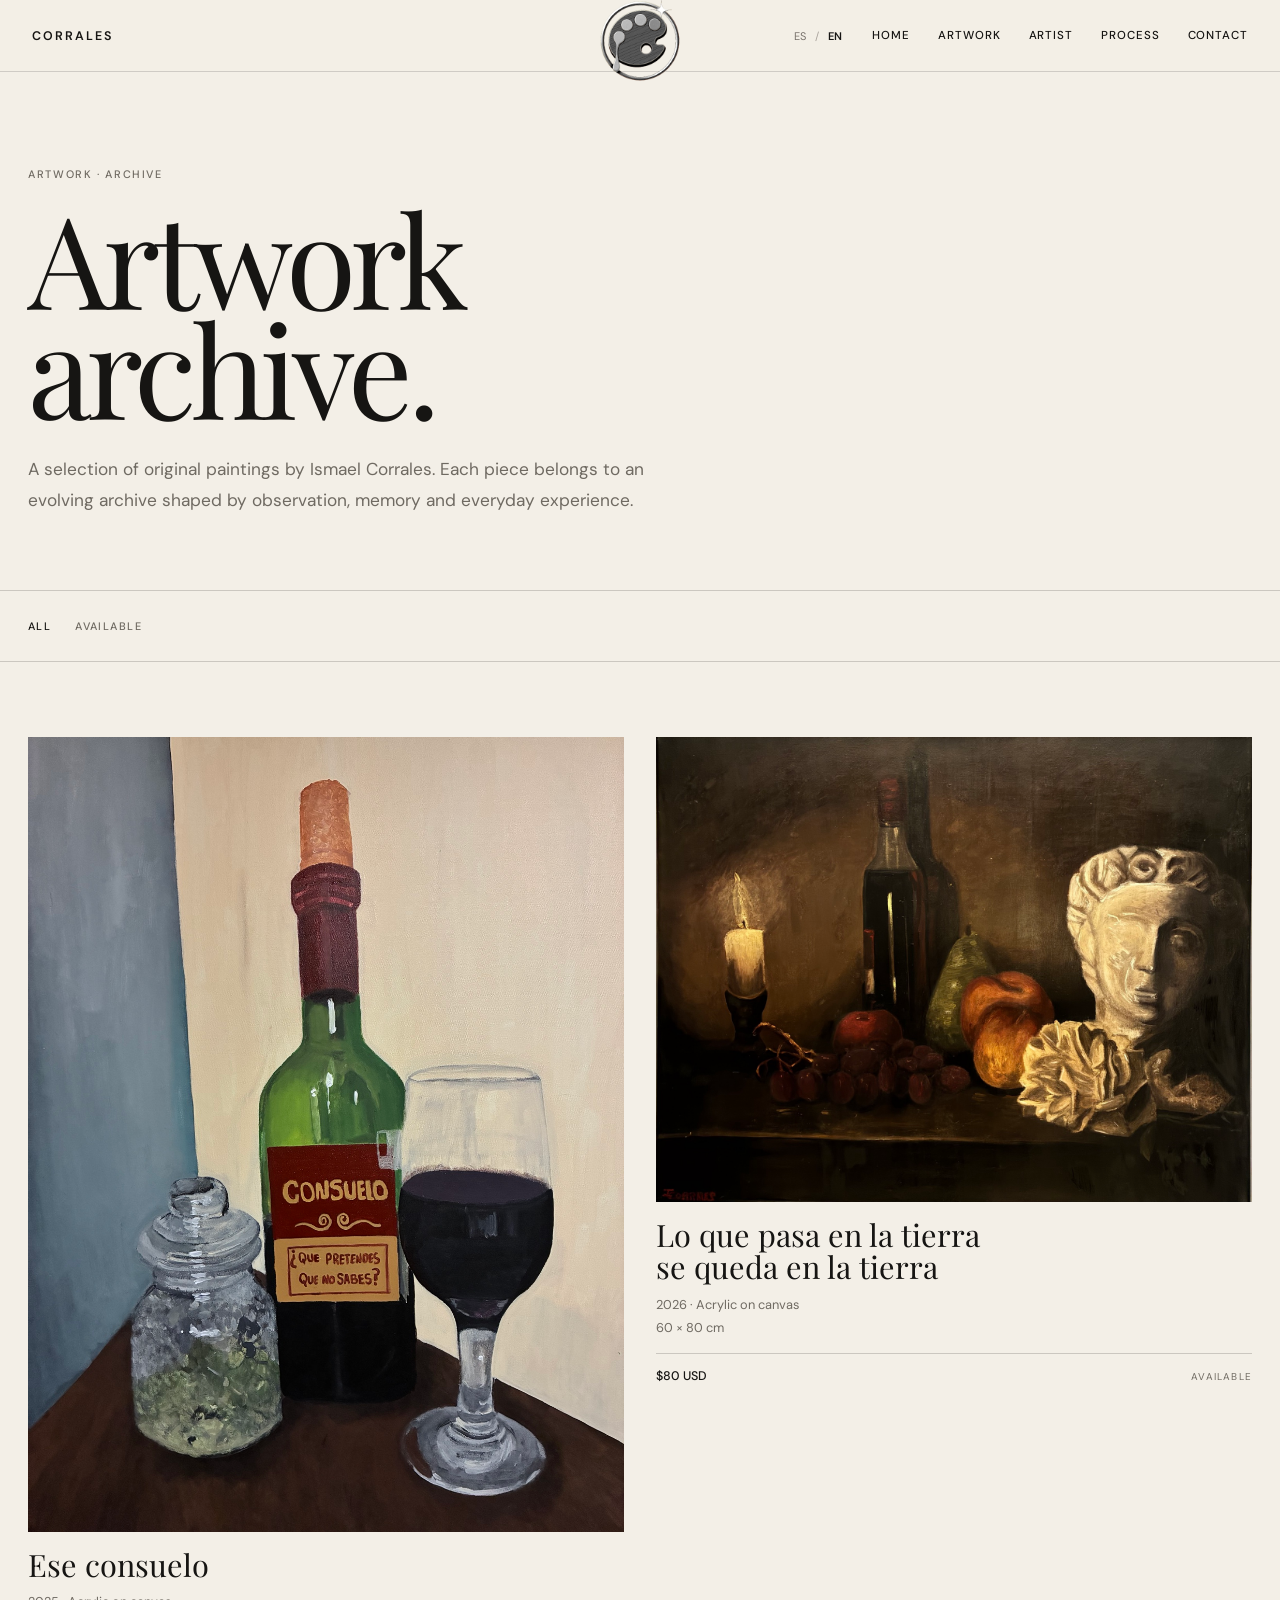
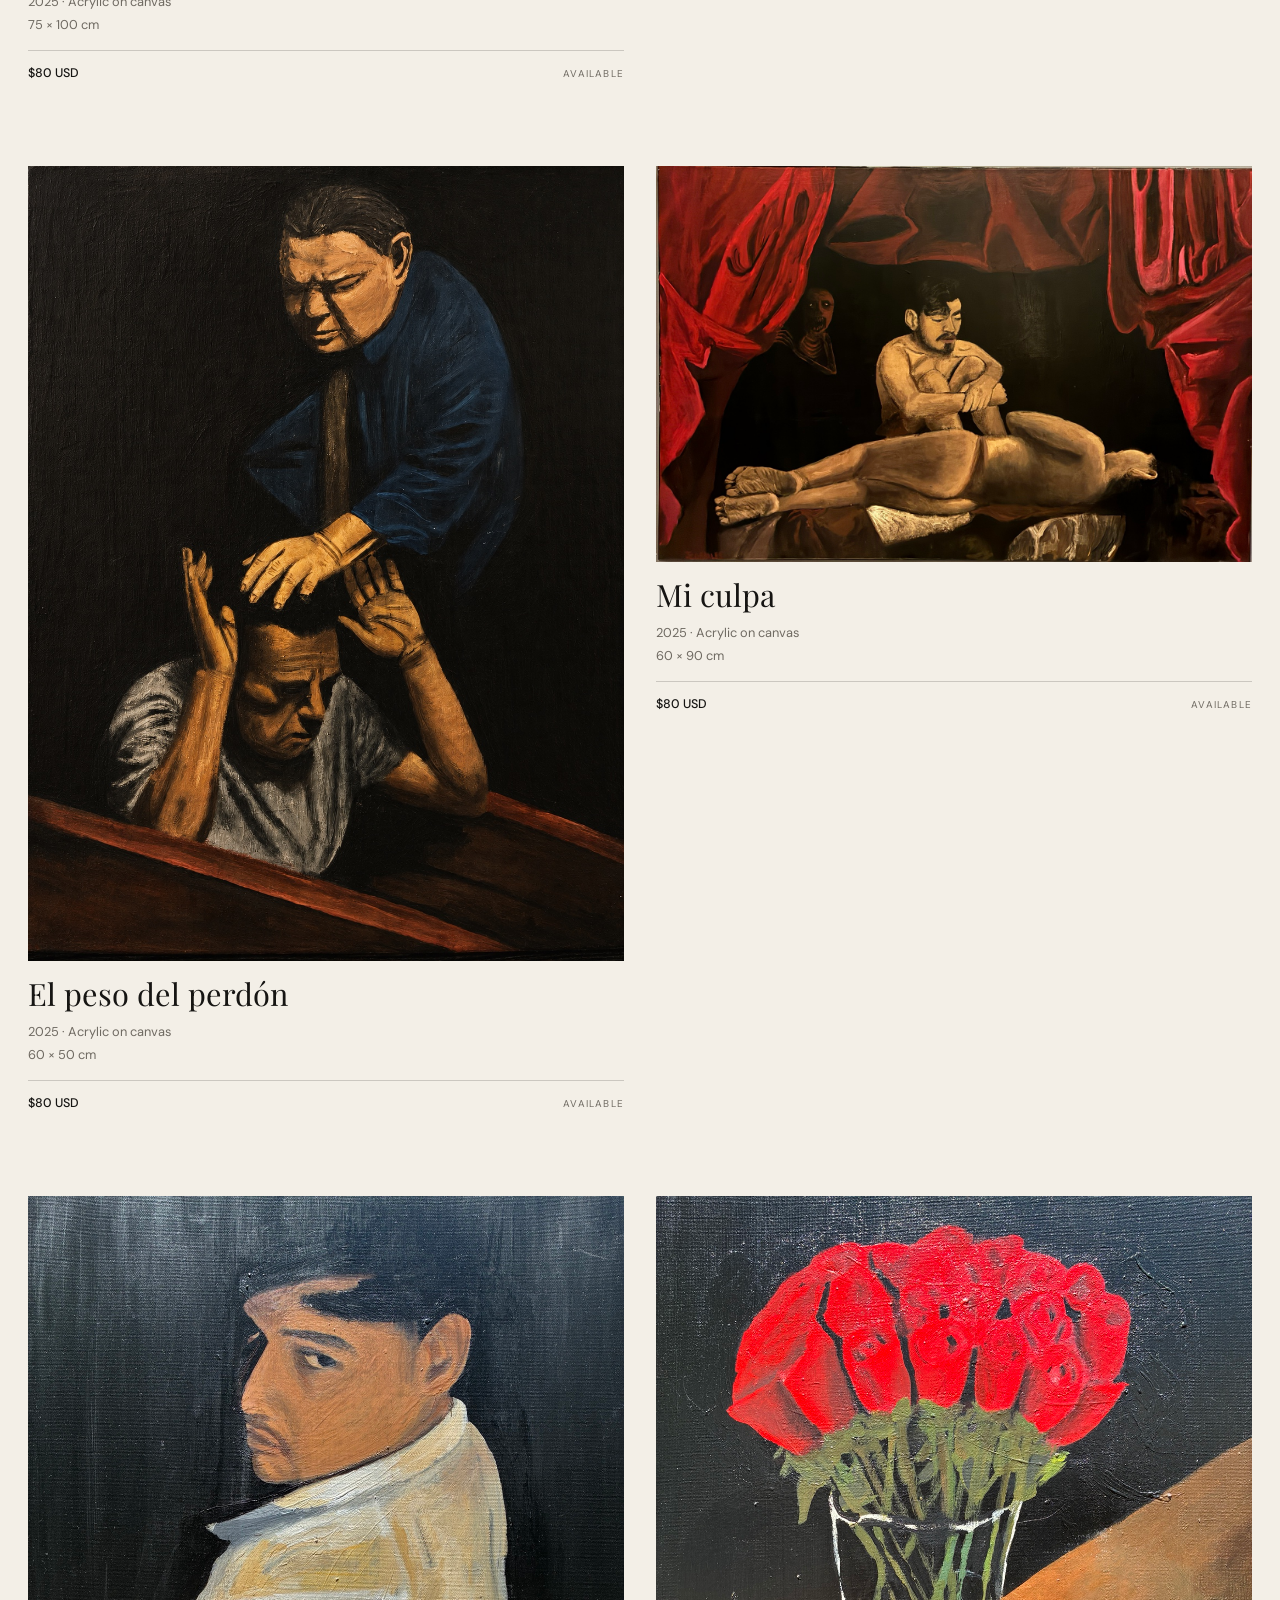
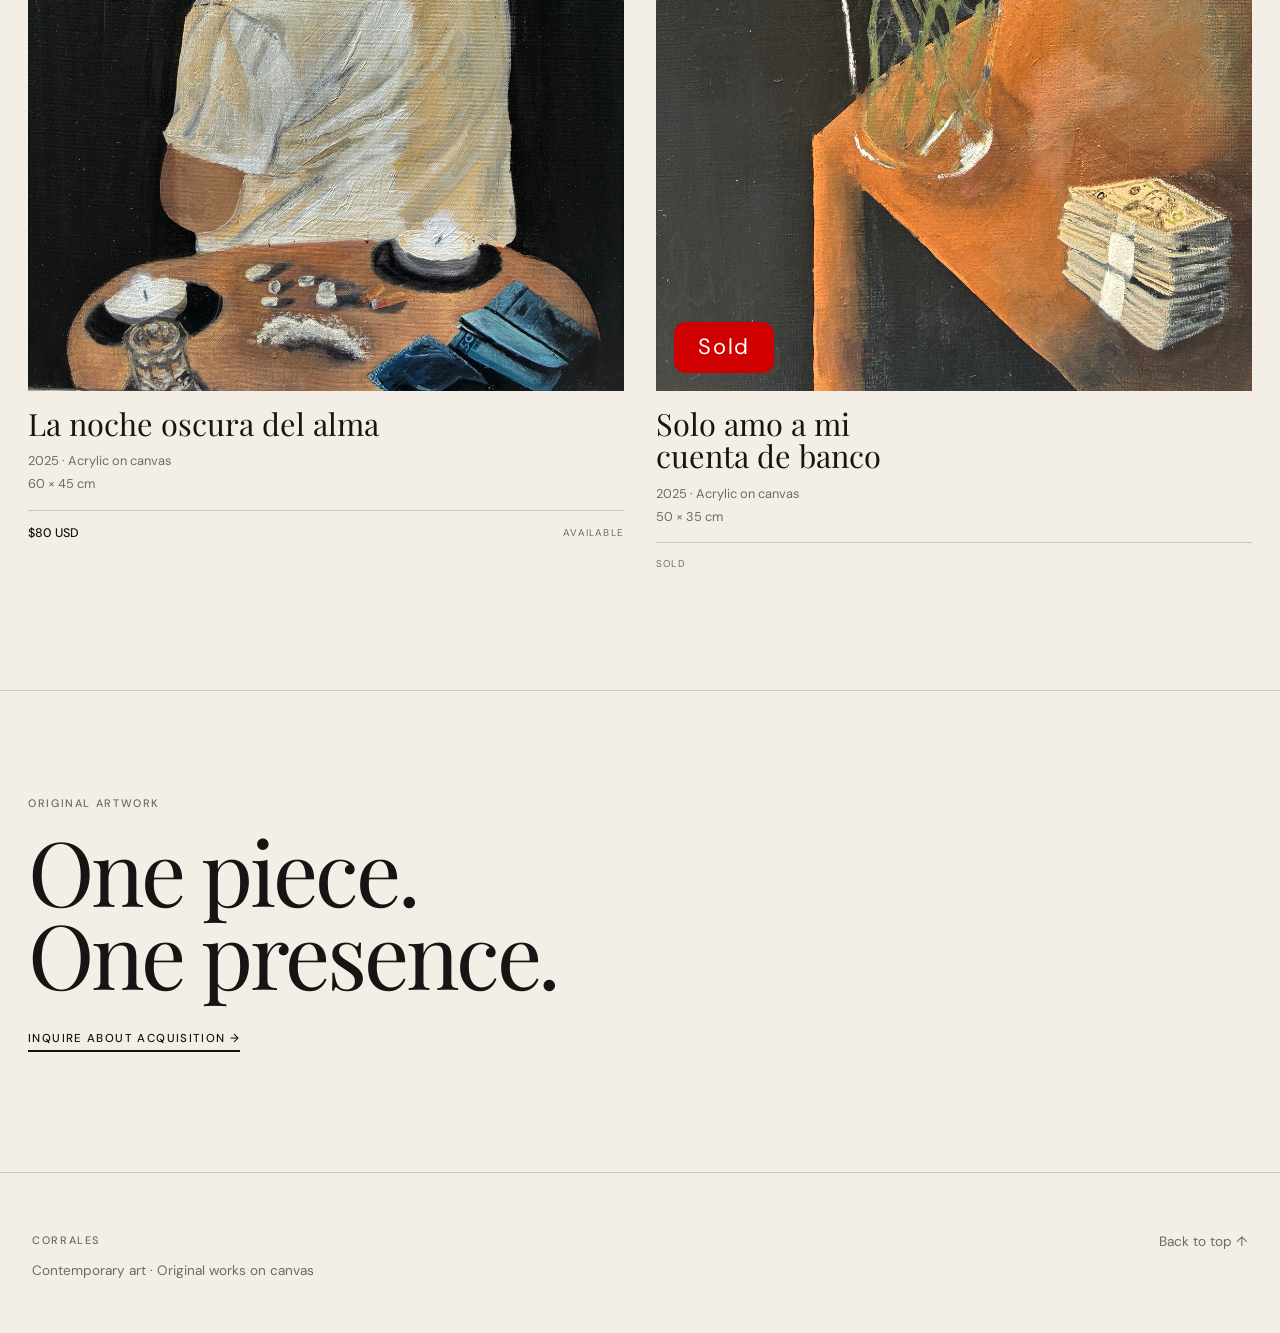
<file: obra.html>
<!DOCTYPE html>
<html lang="es">

<head>
  <meta charset="UTF-8">
  <meta name="viewport" content="width=device-width, initial-scale=1.0">

  <title>Archivo de obra — Ismael Corrales</title>

  <meta
    name="description"
    content="Archivo de obra de Ismael Corrales. Pinturas originales disponibles."
  >

  <link rel="preconnect" href="https://fonts.googleapis.com">
  <link rel="preconnect" href="https://fonts.gstatic.com" crossorigin>

  <link
    href="https://fonts.googleapis.com/css2?family=DM+Sans:wght@300;400;500;600&family=Playfair+Display:wght@400;500&display=swap"
    rel="stylesheet"
  >

  <link rel="stylesheet" href="./styles.css?v=147">

  <style>

    /* ENCABEZADO */

    .site-header {
      position: sticky !important;
      top: 0 !important;
      z-index: 999999 !important;
      transition: transform .3s ease, opacity .3s ease !important;
      will-change: transform;
      background: rgba(243,239,231,.96) !important;
      backdrop-filter: blur(10px) !important;
      -webkit-backdrop-filter: blur(10px) !important;
      overflow: visible !important;
    }

    .site-header.header-hidden {
      transform: translateY(-110%) !important;
      opacity: 0 !important;
    }

    .mobile-menu-toggle,
    .mobile-nav {
      display: none;
    }

    /* IDIOMAS */

    .language-switcher {
      display: flex;
      align-items: center;
      justify-content: center;
      gap: 7px;
      font-family: "DM Sans", sans-serif;
      font-size: 11px;
      letter-spacing: .08em;
      white-space: nowrap;
    }

    .language-switcher button {
      padding: 5px 2px;
      border: 0;
      background: transparent;
      color: #77716a;
      font: inherit;
      cursor: pointer;
    }

    .language-switcher button.active,
    .language-switcher button[aria-pressed="true"] {
      color: #161513;
      font-weight: 600;
    }

    .language-switcher span {
      color: #aaa49c;
    }

    .desktop-language {
      margin-left: auto;
      margin-right: 28px;
    }

    .mobile-language {
      display: none;
    }

    /* PORTADA */

    .archive-hero {
      padding: 95px 28px 75px;
      border-bottom: 1px solid var(--line);
    }

    .archive-hero-inner {
      max-width: 1420px;
      margin: 0 auto;
    }

    .archive-hero h1 {
      margin: 20px 0 32px;
      max-width: 8ch;
      font-size: clamp(4.8rem,10vw,9rem);
      line-height: .86;
      font-weight: 400;
      letter-spacing: -.045em;
    }

    .archive-intro {
      max-width: 640px;
      margin: 0;
      font-size: 1.08rem;
      line-height: 1.75;
      color: var(--muted);
    }

    /* FILTROS */

    .archive-filter-bar {
      max-width: 1420px;
      margin: 0 auto;
      padding: 28px;
      display: flex;
      flex-wrap: wrap;
      gap: 24px;
      border-bottom: 1px solid var(--line);
    }

    .archive-filter {
      padding: 0;
      border: 0;
      background: transparent;
      font-family: "DM Sans", sans-serif;
      font-size: .68rem;
      font-weight: 500;
      letter-spacing: .13em;
      text-transform: uppercase;
      color: var(--muted);
      cursor: pointer;
    }

    .archive-filter.active {
      color: #161513;
    }

    .archive-filter:focus-visible {
      outline: 2px solid currentColor;
      outline-offset: 5px;
    }

    /* CATÁLOGO */

    .archive-grid {
      max-width: 1420px;
      margin: 0 auto;
      padding: 75px 28px 120px;
      display: grid;
      grid-template-columns: repeat(2,minmax(0,1fr));
      column-gap: 32px;
      row-gap: 85px;
    }

    .archive-card {
      min-width: 0;
    }

    .archive-card[hidden] {
      display: none !important;
    }

    .archive-image-link {
      display: block;
      position: relative;
      overflow: hidden;
      background: #e7e1d8;
    }

    .archive-card img {
      display: block;
      width: 100%;
      height: auto;
      transition: transform .35s ease, opacity .35s ease;
    }

    .archive-card:hover img {
      transform: scale(1.012);
      opacity: .97;
    }

    .archive-card-content {
      padding-top: 17px;
    }

    .archive-card h2 {
      margin: 0 0 11px;
      max-width: 22ch;
      font-family: "Playfair Display", serif;
      font-size: clamp(1.6rem,2.4vw,2.35rem);
      font-weight: 400;
      line-height: 1.06;
    }

    .archive-card h2 a {
      color: inherit;
      text-decoration: none;
    }

    .archive-meta {
      margin: 0 0 4px;
      font-size: .8rem;
      line-height: 1.5;
      color: var(--muted);
    }

    .archive-card-bottom {
      margin-top: 16px;
      padding-top: 14px;
      border-top: 1px solid var(--line);
      display: flex;
      justify-content: space-between;
      gap: 20px;
      align-items: center;
    }

    .archive-price {
      font-size: .78rem;
      font-weight: 500;
    }

    .archive-status {
      font-size: .62rem;
      letter-spacing: .12em;
      text-transform: uppercase;
      color: var(--muted);
    }

    /* ETIQUETA DE OBRA VENDIDA */

    .sold-badge {
      position: absolute;
      left: 18px;
      bottom: 18px;
      z-index: 2;
      padding: 12px 24px;
      border-radius: 12px;
      background: #d00000;
      color: #ffffff;
      font-family: "DM Sans", sans-serif;
      font-size: 22px;
      font-weight: 400;
      letter-spacing: .08em;
      line-height: 1.2;
      pointer-events: none;
    }

    /* CIERRE */

    .archive-final {
      padding: 105px 28px 120px;
      border-top: 1px solid var(--line);
    }

    .archive-final-inner {
      max-width: 1420px;
      margin: 0 auto;
    }

    .archive-final h2 {
      margin: 18px 0 32px;
      max-width: 10ch;
      font-size: clamp(3.8rem,7vw,7rem);
      line-height: .92;
      font-weight: 400;
      letter-spacing: -.035em;
    }

    /* MÓVIL */

    @media (max-width: 800px) {

      .site-header {
        display: flex !important;
        align-items: center !important;
        justify-content: space-between !important;
        min-height: 118px !important;
        padding: 18px !important;
        overflow: visible !important;
      }

      .site-header .nav {
        display: none !important;
      }

      .desktop-language {
        display: none !important;
      }

      .mobile-language {
        display: flex;
        justify-content: flex-start;
        padding: 12px 0 18px;
        border-bottom: 1px solid rgba(22,21,19,.18);
      }

      .mobile-language button {
        font-size: 13px;
      }

      .mobile-menu-toggle {
        display: block !important;
        visibility: visible !important;
        opacity: 1 !important;
        position: relative !important;
        z-index: 100001 !important;
        margin: 0 !important;
        padding: 10px 0 !important;
        border: 0 !important;
        background: transparent !important;
        color: #161513 !important;
        font-family: "DM Sans", sans-serif !important;
        font-size: 12px !important;
        font-weight: 500 !important;
        letter-spacing: .12em !important;
        text-transform: uppercase !important;
        cursor: pointer;
      }

      .mobile-nav {
        display: none;
        position: fixed;
        top: 118px;
        left: 0;
        right: 0;
        z-index: 999998;
        padding: 20px 18px 30px;
        background: #f3efe7;
        border-bottom: 1px solid rgba(22,21,19,.18);
      }

      .mobile-nav.open {
        display: block !important;
      }

      .mobile-nav a {
        display: block;
        padding: 17px 0;
        border-bottom: 1px solid rgba(22,21,19,.18);
        color: #161513;
        font-family: "Playfair Display", serif;
        font-size: 32px;
        line-height: 1;
        text-decoration: none;
      }

      .archive-hero {
        padding: 65px 18px 55px;
      }

      .archive-hero h1 {
        font-size: clamp(4rem,18vw,6rem);
      }

      .archive-intro {
        font-size: .98rem;
        line-height: 1.7;
      }

      .archive-filter-bar {
        padding: 22px 18px;
        gap: 18px;
      }

      .archive-filter {
        font-size: .6rem;
      }

      .archive-grid {
        padding: 55px 18px 90px;
        grid-template-columns: repeat(2,minmax(0,1fr));
        column-gap: 14px;
        row-gap: 58px;
      }

      .archive-card-content {
        padding-top: 12px;
      }

      .archive-card h2 {
        margin-bottom: 8px;
        font-size: clamp(1.15rem,5vw,1.5rem);
        line-height: 1.02;
      }

      .archive-meta {
        font-size: .68rem;
        line-height: 1.4;
      }

      .archive-card-bottom {
        margin-top: 11px;
        padding-top: 10px;
        display: block;
      }

      .archive-price {
        display: block;
        margin-bottom: 5px;
        font-size: .7rem;
      }

      .archive-status {
        font-size: .55rem;
      }

      .sold-badge {
        left: 10px;
        bottom: 10px;
        padding: 8px 13px;
        border-radius: 9px;
        font-size: 15px;
      }

      .archive-final {
        padding: 80px 18px 95px;
      }

      .archive-final h2 {
        font-size: clamp(3.4rem,15vw,5.2rem);
      }

    }

  </style>

</head>

<body>

  <!-- ENCABEZADO -->

  <header class="site-header">

    <a href="./index.html" class="brand">
      CORRALES
    </a>

    <a
      href="./index.html"
      class="header-logo"
      aria-label="Inicio Corrales"
      data-aria-es="Inicio Corrales"
      data-aria-en="Corrales home"
    >
      <img
        src="./assets/Logo-header.PNG?v=4"
        alt=""
      >
    </a>

    <!-- IDIOMAS EN COMPUTADORA -->

    <div
      class="language-switcher desktop-language"
      role="group"
      aria-label="Seleccionar idioma"
    >

      <button type="button" data-lang-button="es">
        ES
      </button>

      <span>/</span>

      <button type="button" data-lang-button="en">
        EN
      </button>

    </div>

    <!-- NAVEGACIÓN -->

    <nav class="nav">

      <a
        href="./index.html"
        data-es="Inicio"
        data-en="Home"
      >Inicio</a>

      <a
        href="./obra.html"
        data-es="Obra"
        data-en="Artwork"
      >Obra</a>

      <a
        href="./artista.html"
        data-es="Artista"
        data-en="Artist"
      >Artista</a>

      <a
        href="./proceso.html"
        data-es="Proceso"
        data-en="Process"
      >Proceso</a>

      <a
        href="./contacto.html"
        data-es="Contacto"
        data-en="Contact"
      >Contacto</a>

    </nav>

    <button
      class="mobile-menu-toggle"
      id="menuButton"
      type="button"
      aria-label="Abrir menú"
      aria-expanded="false"
    >
      MENÚ
    </button>

  </header>

  <!-- MENÚ MÓVIL -->

  <nav
    class="mobile-nav"
    id="mobileMenu"
    aria-label="Navegación móvil"
  >

    <div
      class="language-switcher mobile-language"
      role="group"
      aria-label="Seleccionar idioma"
    >

      <button type="button" data-lang-button="es">
        ES
      </button>

      <span>/</span>

      <button type="button" data-lang-button="en">
        EN
      </button>

    </div>

    <a
      href="./index.html"
      data-es="Inicio"
      data-en="Home"
    >Inicio</a>

    <a
      href="./obra.html"
      data-es="Obra"
      data-en="Artwork"
    >Obra</a>

    <a
      href="./artista.html"
      data-es="Artista"
      data-en="Artist"
    >Artista</a>

    <a
      href="./proceso.html"
      data-es="Proceso"
      data-en="Process"
    >Proceso</a>

    <a
      href="./contacto.html"
      data-es="Contacto"
      data-en="Contact"
    >Contacto</a>

  </nav>

  <main>

    <!-- PORTADA DE OBRA -->

    <section class="archive-hero">

      <div class="archive-hero-inner">

        <p
          class="eyebrow"
          data-es="OBRA · ARCHIVO"
          data-en="ARTWORK · ARCHIVE"
        >
          OBRA · ARCHIVO
        </p>

        <h1
          data-es="Archivo de obra."
          data-en="Artwork archive."
        >
          Archivo de obra.
        </h1>

        <p
          class="archive-intro"
          data-es="Selección de pinturas originales de Ismael Corrales. Cada pieza forma parte de un archivo en desarrollo construido desde la observación, la memoria y la experiencia cotidiana."
          data-en="A selection of original paintings by Ismael Corrales. Each piece belongs to an evolving archive shaped by observation, memory and everyday experience."
        >
          Selección de pinturas originales de Ismael Corrales.
          Cada pieza forma parte de un archivo en desarrollo
          construido desde la observación, la memoria
          y la experiencia cotidiana.
        </p>

      </div>

    </section>

    <!-- FILTROS -->

    <div
      class="archive-filter-bar"
      role="group"
      aria-label="Filtrar obras"
    >

      <button
        type="button"
        class="archive-filter active"
        data-filter="all"
        aria-pressed="true"
        data-es="TODAS"
        data-en="ALL"
      >
        TODAS
      </button>

      <button
        type="button"
        class="archive-filter"
        data-filter="available"
        aria-pressed="false"
        data-es="DISPONIBLES"
        data-en="AVAILABLE"
      >
        DISPONIBLES
      </button>

    </div>

    <!-- GALERÍA -->

    <section class="archive-grid">

      <!-- ESE CONSUELO -->

      <article
        class="archive-card"
        data-available="true"
      >

        <a
          href="./consuelo.html"
          class="archive-image-link"
        >
          <img
            src="./assets/consuelo.jpg"
            alt="Ese consuelo"
            loading="lazy"
          >
        </a>

        <div class="archive-card-content">

          <h2>
            <a href="./consuelo.html">
              Ese consuelo
            </a>
          </h2>

          <p
            class="archive-meta"
            data-es="2025 · Acrílico sobre lienzo"
            data-en="2025 · Acrylic on canvas"
          >
            2025 · Acrílico sobre lienzo
          </p>

          <p class="archive-meta">
            75 × 100 cm
          </p>

          <div class="archive-card-bottom">

            <span class="archive-price">
              $80 USD
            </span>

            <span
              class="archive-status"
              data-es="Disponible"
              data-en="Available"
            >
              Disponible
            </span>

          </div>

        </div>

      </article>

      <!-- TIERRA -->

      <article
        class="archive-card"
        data-available="true"
      >

        <a
          href="./tierra.html"
          class="archive-image-link"
        >
          <img
            src="./assets/tierra.jpg"
            alt="Lo que pasa en la tierra se queda en la tierra"
            loading="lazy"
          >
        </a>

        <div class="archive-card-content">

          <h2>
            <a href="./tierra.html">
              Lo que pasa en la tierra se queda en la tierra
            </a>
          </h2>

          <p
            class="archive-meta"
            data-es="2026 · Acrílico sobre lienzo"
            data-en="2026 · Acrylic on canvas"
          >
            2026 · Acrílico sobre lienzo
          </p>

          <p class="archive-meta">
            60 × 80 cm
          </p>

          <div class="archive-card-bottom">

            <span class="archive-price">
              $80 USD
            </span>

            <span
              class="archive-status"
              data-es="Disponible"
              data-en="Available"
            >
              Disponible
            </span>

          </div>

        </div>

      </article>

      <!-- EL PESO DEL PERDÓN -->

      <article
        class="archive-card"
        data-available="true"
      >

        <a
          href="./perdon.html"
          class="archive-image-link"
        >
          <img
            src="./assets/perdon.jpg"
            alt="El peso del perdón"
            loading="lazy"
          >
        </a>

        <div class="archive-card-content">

          <h2>
            <a href="./perdon.html">
              El peso del perdón
            </a>
          </h2>

          <p
            class="archive-meta"
            data-es="2025 · Acrílico sobre lienzo"
            data-en="2025 · Acrylic on canvas"
          >
            2025 · Acrílico sobre lienzo
          </p>

          <p class="archive-meta">
            60 × 50 cm
          </p>

          <div class="archive-card-bottom">

            <span class="archive-price">
              $80 USD
            </span>

            <span
              class="archive-status"
              data-es="Disponible"
              data-en="Available"
            >
              Disponible
            </span>

          </div>

        </div>

      </article>

      <!-- MI CULPA -->

      <article
        class="archive-card"
        data-available="true"
      >

        <a
          href="./culpa.html"
          class="archive-image-link"
        >
          <img
            src="./assets/culpa.jpg"
            alt="Mi culpa"
            loading="lazy"
          >
        </a>

        <div class="archive-card-content">

          <h2>
            <a href="./culpa.html">
              Mi culpa
            </a>
          </h2>

          <p
            class="archive-meta"
            data-es="2025 · Acrílico sobre lienzo"
            data-en="2025 · Acrylic on canvas"
          >
            2025 · Acrílico sobre lienzo
          </p>

          <p class="archive-meta">
            60 × 90 cm
          </p>

          <div class="archive-card-bottom">

            <span class="archive-price">
              $80 USD
            </span>

            <span
              class="archive-status"
              data-es="Disponible"
              data-en="Available"
            >
              Disponible
            </span>

          </div>

        </div>

      </article>

      <!-- LA NOCHE OSCURA DEL ALMA -->

      <article
        class="archive-card"
        data-available="true"
      >

        <a
          href="./noche.html"
          class="archive-image-link"
        >
          <img
            src="./assets/noche.jpg"
            alt="La noche oscura del alma"
            loading="lazy"
          >
        </a>

        <div class="archive-card-content">

          <h2>
            <a href="./noche.html">
              La noche oscura del alma
            </a>
          </h2>

          <p
            class="archive-meta"
            data-es="2025 · Acrílico sobre lienzo"
            data-en="2025 · Acrylic on canvas"
          >
            2025 · Acrílico sobre lienzo
          </p>

          <p class="archive-meta">
            60 × 45 cm
          </p>

          <div class="archive-card-bottom">

            <span class="archive-price">
              $80 USD
            </span>

            <span
              class="archive-status"
              data-es="Disponible"
              data-en="Available"
            >
              Disponible
            </span>

          </div>

        </div>

      </article>

      <!-- SOLO AMO A MI CUENTA DE BANCO — VENDIDA -->

      <article
        class="archive-card"
        data-available="false"
      >

        <a
          href="./banco.html"
          class="archive-image-link"
        >

          <img
            src="./assets/banco.jpg"
            alt="Solo amo a mi cuenta de banco"
            loading="lazy"
          >

          <span
            class="sold-badge"
            data-es="Vendido"
            data-en="Sold"
          >
            Vendido
          </span>

        </a>

        <div class="archive-card-content">

          <h2>
            <a href="./banco.html">
              Solo amo a mi cuenta de banco
            </a>
          </h2>

          <p
            class="archive-meta"
            data-es="2025 · Acrílico sobre lienzo"
            data-en="2025 · Acrylic on canvas"
          >
            2025 · Acrílico sobre lienzo
          </p>

          <p class="archive-meta">
            50 × 35 cm
          </p>

          <!-- SIN PRECIO: OBRA VENDIDA -->

          <div class="archive-card-bottom">

            <span
              class="archive-status"
              data-es="Vendido"
              data-en="Sold"
            >
              Vendido
            </span>

          </div>

        </div>

      </article>

    </section>

    <!-- CIERRE -->

    <section class="archive-final">

      <div class="archive-final-inner">

        <p
          class="eyebrow"
          data-es="OBRA ORIGINAL"
          data-en="ORIGINAL ARTWORK"
        >
          OBRA ORIGINAL
        </p>

        <h2
          data-es="Una pieza. Una presencia."
          data-en="One piece. One presence."
        >
          Una pieza. Una presencia.
        </h2>

        <a
          href="./contacto.html"
          class="text-link"
          data-es="CONSULTAR ADQUISICIÓN →"
          data-en="INQUIRE ABOUT ACQUISITION →"
        >
          CONSULTAR ADQUISICIÓN →
        </a>

      </div>

    </section>

  </main>

  <!-- PIE DE PÁGINA -->

  <footer class="footer">

    <div>

      <p class="section-number">
        CORRALES
      </p>

      <p
        data-es="Arte contemporáneo · Originales sobre lienzo"
        data-en="Contemporary art · Original works on canvas"
      >
        Arte contemporáneo · Originales sobre lienzo
      </p>

    </div>

    <a
      href="#"
      data-es="Volver arriba ↑"
      data-en="Back to top ↑"
    >
      Volver arriba ↑
    </a>

  </footer>

  <!-- FUNCIONES -->

  <script>

    const menuButton =
      document.getElementById("menuButton");

    const mobileMenu =
      document.getElementById("mobileMenu");

    const header =
      document.querySelector(".site-header");

    function currentLanguage() {
      return window.CorralesLanguage
        ? window.CorralesLanguage.detect()
        : "es";
    }

    function updateMenuButton(isOpen) {

      const english = currentLanguage() === "en";

      menuButton.textContent = isOpen
        ? (english ? "CLOSE" : "CERRAR")
        : (english ? "MENU" : "MENÚ");

      menuButton.setAttribute(
        "aria-expanded",
        String(isOpen)
      );

      menuButton.setAttribute(
        "aria-label",
        isOpen
          ? (english ? "Close menu" : "Cerrar menú")
          : (english ? "Open menu" : "Abrir menú")
      );

    }

    /* MENÚ MÓVIL */

    menuButton.addEventListener("click", function() {

      const isOpen =
        mobileMenu.classList.toggle("open");

      updateMenuButton(isOpen);

      if (isOpen) {
        header.classList.remove("header-hidden");
      }

    });

    mobileMenu.querySelectorAll("a").forEach(function(link) {

      link.addEventListener("click", function() {

        mobileMenu.classList.remove("open");
        updateMenuButton(false);

      });

    });

    /* FILTROS */

    const filterButtons =
      document.querySelectorAll(".archive-filter");

    const artworkCards =
      document.querySelectorAll(".archive-card");

    filterButtons.forEach(function(button) {

      button.addEventListener("click", function() {

        const selectedFilter =
          button.dataset.filter;

        filterButtons.forEach(function(otherButton) {

          const active = otherButton === button;

          otherButton.classList.toggle("active", active);

          otherButton.setAttribute(
            "aria-pressed",
            String(active)
          );

        });

        artworkCards.forEach(function(card) {

          const isAvailable =
            card.dataset.available === "true";

          card.hidden =
            selectedFilter === "available" && !isAvailable;

        });

      });

    });

    /* CAMBIO DE IDIOMA */

    window.addEventListener(
      "corrales:languagechange",
      function() {

        const english =
          currentLanguage() === "en";

        updateMenuButton(
          mobileMenu.classList.contains("open")
        );

        document.title = english
          ? "Artwork Archive — Ismael Corrales"
          : "Archivo de obra — Ismael Corrales";

        const description =
          document.querySelector('meta[name="description"]');

        if (description) {

          description.setAttribute(
            "content",
            english
              ? "Artwork archive by Ismael Corrales. Original paintings available."
              : "Archivo de obra de Ismael Corrales. Pinturas originales disponibles."
          );

        }

      }
    );

    /* ENCABEZADO INTELIGENTE */

    let lastScrollY = window.scrollY;

    window.addEventListener("scroll", function() {

      const currentScrollY = window.scrollY;

      if (mobileMenu.classList.contains("open")) {

        header.classList.remove("header-hidden");
        lastScrollY = currentScrollY;
        return;

      }

      if (currentScrollY < 80) {

        header.classList.remove("header-hidden");
        lastScrollY = currentScrollY;
        return;

      }

      if (currentScrollY > lastScrollY) {

        header.classList.add("header-hidden");

      } else if (currentScrollY < lastScrollY) {

        header.classList.remove("header-hidden");

      }

      lastScrollY = currentScrollY;

    }, { passive: true });

  </script>

  <!-- SISTEMA DE IDIOMAS -->

  <script src="./idiomas.js?v=2"></script>

</body>
</html>
</file>
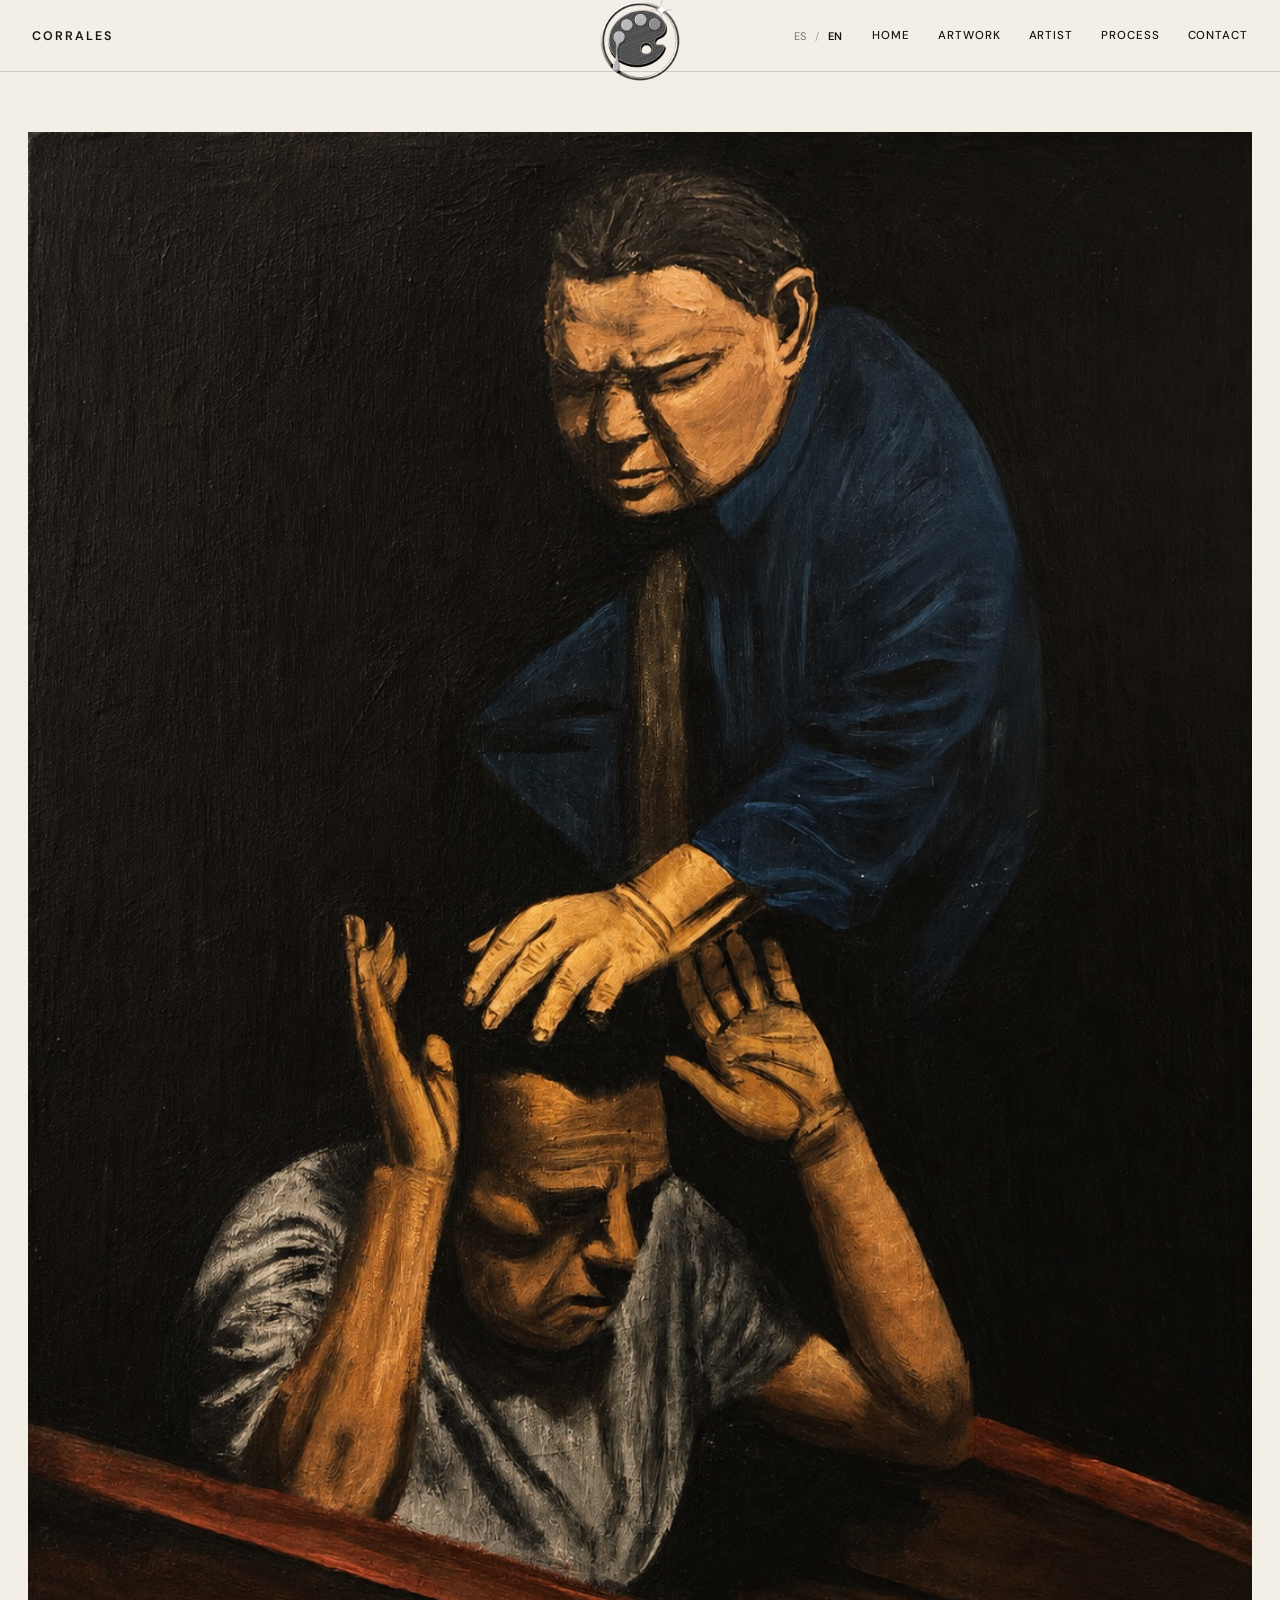
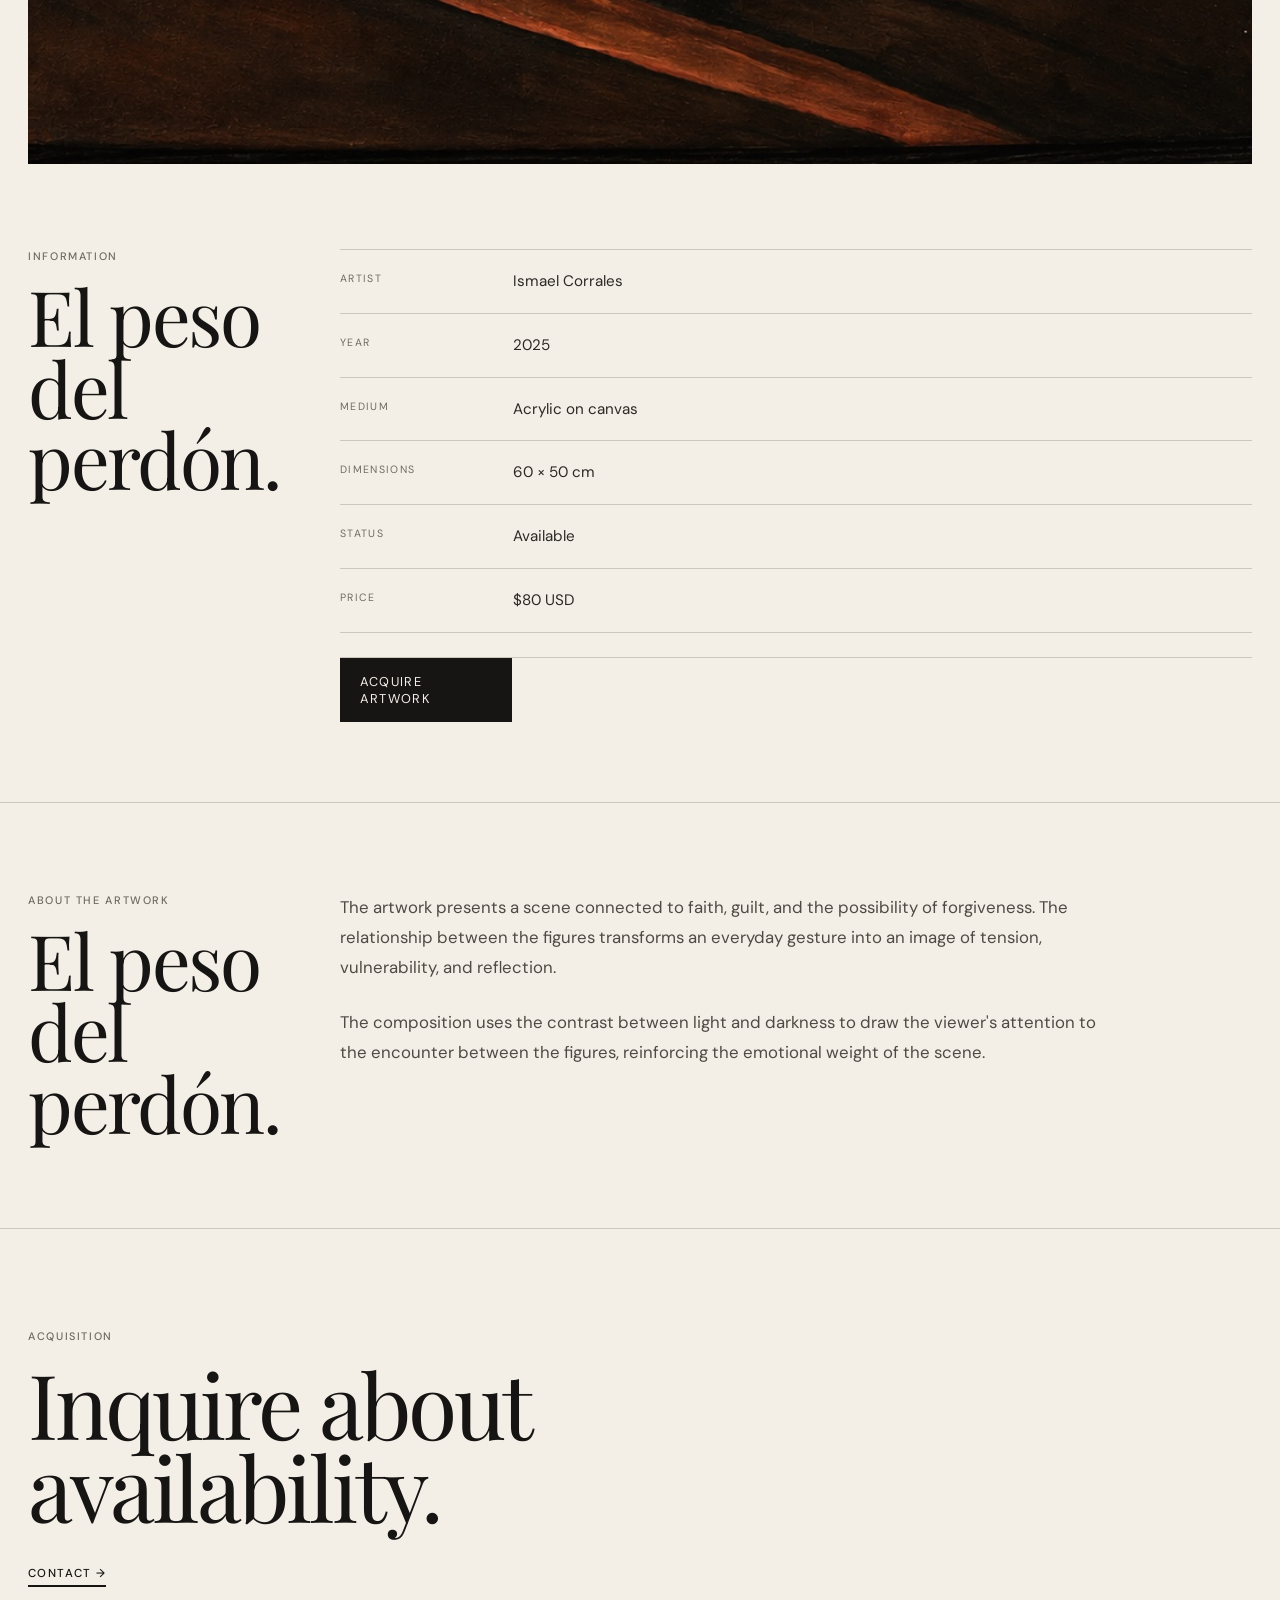
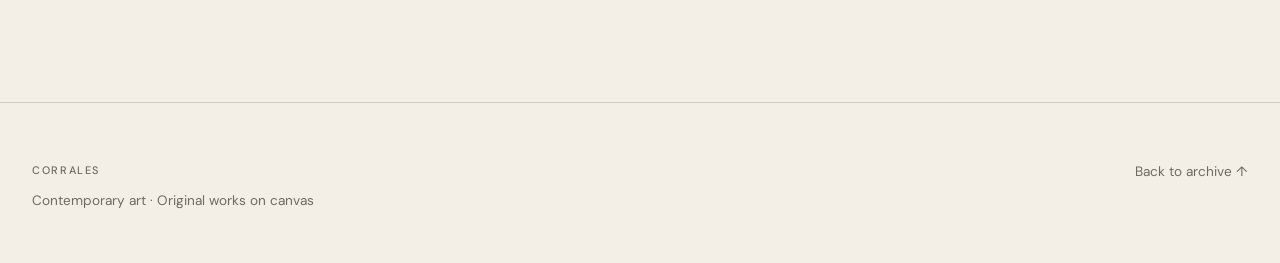
<file: perdon.html>
<!DOCTYPE html>
<html lang="es">
<head>
  <meta charset="UTF-8">
  <meta
    name="viewport"
    content="width=device-width, initial-scale=1.0"
  >
  <title>El peso del perdón — Ismael Corrales</title>
  <meta
    name="description"
    content="El peso del perdón, pintura original de Ismael Corrales. Acrílico sobre lienzo, 2025."
  >
  <link rel="preconnect" href="https://fonts.googleapis.com">
  <link rel="preconnect" href="https://fonts.gstatic.com" crossorigin>
  <link
    href="https://fonts.googleapis.com/css2?family=DM+Sans:wght@300;400;500;600&family=Playfair+Display:wght@400;500&display=swap"
    rel="stylesheet"
  >
  <link rel="stylesheet" href="./styles.css?v=147">
  <style>
    /* ENCABEZADO */
    .site-header {
      position: sticky !important;
      top: 0 !important;
      z-index: 999999 !important;
      transition:
        transform .3s ease,
        opacity .3s ease !important;
      will-change: transform;
      background: rgba(243,239,231,.96) !important;
      backdrop-filter: blur(10px) !important;
      -webkit-backdrop-filter: blur(10px) !important;
      overflow: visible !important;
    }
    .site-header.header-hidden {
      transform: translateY(-110%) !important;
      opacity: 0 !important;
    }
    .mobile-menu-toggle,
    .mobile-nav {
      display: none;
    }
    /* SELECTOR DE IDIOMAS */
    .language-switcher {
      display: flex;
      align-items: center;
      justify-content: center;
      gap: 7px;
      font-family: "DM Sans", sans-serif;
      font-size: 11px;
      letter-spacing: .08em;
      white-space: nowrap;
    }
    .language-switcher button {
      padding: 5px 2px;
      border: 0;
      background: transparent;
      color: #77716a;
      font: inherit;
      cursor: pointer;
    }
    .language-switcher button.active,
    .language-switcher button[aria-pressed="true"] {
      color: #161513;
      font-weight: 600;
    }
    .language-switcher span {
      color: #aaa49c;
    }
    .desktop-language {
      margin-left: auto;
      margin-right: 28px;
    }
    .mobile-language {
      display: none;
    }
    /* IMAGEN */
    .artwork-image-section {
      padding: 60px 28px 0;
    }
    .artwork-image-inner {
      max-width: 1420px;
      margin: 0 auto;
    }
    .artwork-image-inner img {
      display: block;
      width: 100%;
      height: auto;
    }
    /* INFORMACIÓN */
    .artwork-details {
      padding: 85px 28px 80px;
      border-bottom: 1px solid var(--line);
    }
    .artwork-details-inner {
      max-width: 1420px;
      margin: 0 auto;
      display: grid;
      grid-template-columns: .38fr 1.62fr;
      gap: 60px;
    }
    .artwork-details-title h2 {
      margin: 0;
      max-width: 10ch;
      font-size: clamp(3.3rem,6vw,6rem);
      line-height: .93;
      font-weight: 400;
      letter-spacing: -.03em;
    }
    .section-label {
      margin: 0 0 16px;
      font-family: "DM Sans", sans-serif;
      font-size: .68rem;
      font-weight: 500;
      letter-spacing: .15em;
      line-height: 1.4;
      text-transform: uppercase;
      color: #6f6a62;
    }
    /* DATOS TÉCNICOS */
    .artwork-meta {
      border-top: 1px solid var(--line);
    }
    .artwork-meta-row {
      display: grid;
      grid-template-columns: 145px 1fr;
      gap: 28px;
      padding: 20px 0;
      border-bottom: 1px solid var(--line);
    }
    .artwork-meta-label {
      font-size: .66rem;
      letter-spacing: .13em;
      text-transform: uppercase;
      color: var(--muted);
    }
    .artwork-meta-value {
      font-size: .95rem;
      line-height: 1.5;
    }
    /* BOTÓN DE ADQUISICIÓN */
    .artwork-purchase {
      margin-top: 24px !important;
      padding: 0 !important;
    }
    .artwork-purchase .artwork-button {
      margin-top: 0 !important;
    }
    /* SOBRE LA OBRA */
    .artwork-story {
      padding: 90px 28px;
      border-bottom: 1px solid var(--line);
    }
    .artwork-story-inner {
      max-width: 1420px;
      margin: 0 auto;
      display: grid;
      grid-template-columns: .38fr 1.62fr;
      gap: 60px;
    }
    .artwork-story h2 {
      margin: 0;
      max-width: 10ch;
      font-size: clamp(3.3rem,6vw,6rem);
      line-height: .93;
      font-weight: 400;
      letter-spacing: -.03em;
    }
    .artwork-story-copy {
      max-width: 760px;
    }
    .artwork-story-copy p {
      margin: 0 0 26px;
      font-size: 1.05rem;
      line-height: 1.78;
      color: #4f4a43;
    }
    /* CIERRE */
    .artwork-final {
      padding: 100px 28px 115px;
    }
    .artwork-final-inner {
      max-width: 1420px;
      margin: 0 auto;
    }
    .artwork-final h2 {
      margin: 18px 0 34px;
      max-width: 10ch;
      font-size: clamp(3.8rem,7vw,7rem);
      line-height: .92;
      font-weight: 400;
      letter-spacing: -.035em;
    }
    /* VERSIÓN MÓVIL */
    @media (max-width: 800px) {
      .site-header {
        display: flex !important;
        align-items: center !important;
        justify-content: space-between !important;
        min-height: 118px !important;
        padding: 18px !important;
        overflow: visible !important;
      }
      .site-header .nav {
        display: none !important;
      }
      .desktop-language {
        display: none !important;
      }
      .mobile-language {
        display: flex;
        justify-content: flex-start;
        padding: 12px 0 18px;
        border-bottom: 1px solid rgba(22,21,19,.18);
      }
      .mobile-language button {
        font-size: 13px;
      }
      .mobile-menu-toggle {
        display: block !important;
        visibility: visible !important;
        opacity: 1 !important;
        position: relative !important;
        z-index: 100001 !important;
        margin: 0 !important;
        padding: 10px 0 !important;
        border: 0 !important;
        background: transparent !important;
        color: #161513 !important;
        font-family: "DM Sans", sans-serif !important;
        font-size: 12px !important;
        font-weight: 500 !important;
        letter-spacing: .12em !important;
        text-transform: uppercase !important;
        cursor: pointer;
      }
      .mobile-nav {
        display: none;
        position: fixed;
        top: 118px;
        left: 0;
        right: 0;
        z-index: 999998;
        padding: 20px 18px 30px;
        background: #f3efe7;
        border-bottom: 1px solid rgba(22,21,19,.18);
      }
      .mobile-nav.open {
        display: block !important;
      }
      .mobile-nav a {
        display: block;
        padding: 17px 0;
        border-bottom: 1px solid rgba(22,21,19,.18);
        color: #161513;
        font-family: "Playfair Display", serif;
        font-size: 32px;
        line-height: 1;
        text-decoration: none;
      }
      /* IMAGEN MÓVIL */
      .artwork-image-section {
        padding: 40px 18px 0;
      }
      /* INFORMACIÓN MÓVIL */
      .artwork-details {
        padding: 65px 18px 58px;
      }
      .artwork-details-inner {
        display: block;
      }
      .artwork-details-title {
        margin-bottom: 34px;
      }
      .section-label {
        margin-bottom: 12px;
        font-size: .62rem;
      }
      .artwork-details-title h2 {
        font-size: clamp(3rem,14vw,5rem);
      }
      .artwork-meta-row {
        grid-template-columns: 105px 1fr;
        gap: 15px;
        padding: 17px 0;
      }
      .artwork-meta-label {
        font-size: .6rem;
      }
      .artwork-meta-value {
        font-size: .9rem;
      }
      .artwork-purchase {
        margin-top: 26px !important;
      }
      .artwork-purchase .artwork-button {
        margin-top: 0 !important;
      }
      /* DESCRIPCIÓN MÓVIL */
      .artwork-story {
        padding: 72px 18px;
      }
      .artwork-story-inner {
        display: block;
      }
      .artwork-story h2 {
        margin-bottom: 34px;
        font-size: clamp(3rem,14vw,5rem);
      }
      .artwork-story-copy p {
        font-size: .98rem;
        line-height: 1.72;
      }
      /* CIERRE MÓVIL */
      .artwork-final {
        padding: 80px 18px 95px;
      }
      .artwork-final h2 {
        font-size: clamp(3.4rem,15vw,5.2rem);
      }
    }
  </style>
</head>
<body>
  <!-- ENCABEZADO -->
  <header class="site-header">
    <a href="./index.html" class="brand">
      CORRALES
    </a>
    <a
      href="./index.html"
      class="header-logo"
      aria-label="Inicio Corrales"
      data-aria-es="Inicio Corrales"
      data-aria-en="Corrales home"
    >
      <img
        src="./assets/Logo-header.PNG?v=4"
        alt=""
      >
    </a>
    <!-- IDIOMAS EN COMPUTADORA -->
    <div
      class="language-switcher desktop-language"
      role="group"
      aria-label="Seleccionar idioma"
    >
      <button type="button" data-lang-button="es">
        ES
      </button>
      <span>/</span>
      <button type="button" data-lang-button="en">
        EN
      </button>
    </div>
    <!-- NAVEGACIÓN -->
    <nav class="nav">
      <a
        href="./index.html"
        data-es="Inicio"
        data-en="Home"
      >
        Inicio
      </a>
      <a
        href="./obra.html"
        data-es="Obra"
        data-en="Artwork"
      >
        Obra
      </a>
      <a
        href="./artista.html"
        data-es="Artista"
        data-en="Artist"
      >
        Artista
      </a>
      <a
        href="./proceso.html"
        data-es="Proceso"
        data-en="Process"
      >
        Proceso
      </a>
      <a
        href="./contacto.html"
        data-es="Contacto"
        data-en="Contact"
      >
        Contacto
      </a>
    </nav>
    <button
      class="mobile-menu-toggle"
      id="menuButton"
      type="button"
      aria-label="Abrir menú"
      aria-expanded="false"
    >
      MENÚ
    </button>
  </header>
  <!-- MENÚ MÓVIL -->
  <nav
    class="mobile-nav"
    id="mobileMenu"
    aria-label="Navegación móvil"
  >
    <div
      class="language-switcher mobile-language"
      role="group"
      aria-label="Seleccionar idioma"
    >
      <button type="button" data-lang-button="es">
        ES
      </button>
      <span>/</span>
      <button type="button" data-lang-button="en">
        EN
      </button>
    </div>
    <a
      href="./index.html"
      data-es="Inicio"
      data-en="Home"
    >
      Inicio
    </a>
    <a
      href="./obra.html"
      data-es="Obra"
      data-en="Artwork"
    >
      Obra
    </a>
    <a
      href="./artista.html"
      data-es="Artista"
      data-en="Artist"
    >
      Artista
    </a>
    <a
      href="./proceso.html"
      data-es="Proceso"
      data-en="Process"
    >
      Proceso
    </a>
    <a
      href="./contacto.html"
      data-es="Contacto"
      data-en="Contact"
    >
      Contacto
    </a>
  </nav>
  <main>
    <!-- FOTOGRAFÍA DE LA OBRA -->
    <section class="artwork-image-section">
      <div class="artwork-image-inner">
        <img
          src="./assets/perdon.jpg"
          alt="El peso del perdón, pintura de Ismael Corrales"
        >
      </div>
    </section>
    <!-- INFORMACIÓN DE LA OBRA -->
    <section class="artwork-details">
      <div class="artwork-details-inner">
        <div class="artwork-details-title">
          <p
            class="section-label"
            data-es="INFORMACIÓN"
            data-en="INFORMATION"
          >
            INFORMACIÓN
          </p>
          <h2>
            El peso del perdón.
          </h2>
        </div>
        <div>
          <div class="artwork-meta">
            <!-- ARTISTA -->
            <div class="artwork-meta-row">
              <span
                class="artwork-meta-label"
                data-es="Artista"
                data-en="Artist"
              >
                Artista
              </span>
              <span class="artwork-meta-value">
                Ismael Corrales
              </span>
            </div>
            <!-- AÑO -->
            <div class="artwork-meta-row">
              <span
                class="artwork-meta-label"
                data-es="Año"
                data-en="Year"
              >
                Año
              </span>
              <span class="artwork-meta-value">
                2025
              </span>
            </div>
            <!-- TÉCNICA -->
            <div class="artwork-meta-row">
              <span
                class="artwork-meta-label"
                data-es="Técnica"
                data-en="Medium"
              >
                Técnica
              </span>
              <span
                class="artwork-meta-value"
                data-es="Acrílico sobre lienzo"
                data-en="Acrylic on canvas"
              >
                Acrílico sobre lienzo
              </span>
            </div>
            <!-- DIMENSIONES -->
            <div class="artwork-meta-row">
              <span
                class="artwork-meta-label"
                data-es="Dimensiones"
                data-en="Dimensions"
              >
                Dimensiones
              </span>
              <span class="artwork-meta-value">
                60 × 50 cm
              </span>
            </div>
            <!-- ESTADO -->
            <div class="artwork-meta-row">
              <span
                class="artwork-meta-label"
                data-es="Estado"
                data-en="Status"
              >
                Estado
              </span>
              <span
                class="artwork-meta-value"
                data-es="Disponible"
                data-en="Available"
              >
                Disponible
              </span>
            </div>
            <!-- PRECIO -->
            <div class="artwork-meta-row">
              <span
                class="artwork-meta-label"
                data-es="Precio"
                data-en="Price"
              >
                Precio
              </span>
              <span class="artwork-meta-value">
                $80 USD
              </span>
            </div>
          </div>
          <!-- ADQUIRIR OBRA — STRIPE -->
          <div class="artwork-purchase">
            <a
              href="https://buy.stripe.com/fZu7sEaQ6cK75SR2RPbAs01"
              class="artwork-button"
              data-es="Adquirir obra"
              data-en="Acquire artwork"
              target="_blank"
              rel="noopener noreferrer"
            >
              Adquirir obra
            </a>
          </div>
        </div>
      </div>
    </section>
    <!-- SOBRE LA OBRA -->
    <section class="artwork-story">
      <div class="artwork-story-inner">
        <div>
          <p
            class="section-label"
            data-es="SOBRE LA OBRA"
            data-en="ABOUT THE ARTWORK"
          >
            SOBRE LA OBRA
          </p>
          <h2>
            El peso del perdón.
          </h2>
        </div>
        <div class="artwork-story-copy">
          <p
            data-es="La obra plantea una escena vinculada con la fe, la culpa y la posibilidad del perdón. La relación entre las figuras convierte el gesto cotidiano en una imagen de tensión, vulnerabilidad y reflexión."
            data-en="The artwork presents a scene connected to faith, guilt, and the possibility of forgiveness. The relationship between the figures transforms an everyday gesture into an image of tension, vulnerability, and reflection."
          >
            La obra plantea una escena vinculada con
            la fe, la culpa y la posibilidad del perdón.
            La relación entre las figuras convierte el
            gesto cotidiano en una imagen de tensión,
            vulnerabilidad y reflexión.
          </p>
          <p
            data-es="La composición utiliza el contraste entre luz y oscuridad para dirigir la mirada hacia el encuentro entre los personajes, reforzando el peso emocional de la escena."
            data-en="The composition uses the contrast between light and darkness to draw the viewer's attention to the encounter between the figures, reinforcing the emotional weight of the scene."
          >
            La composición utiliza el contraste entre
            luz y oscuridad para dirigir la mirada
            hacia el encuentro entre los personajes,
            reforzando el peso emocional de la escena.
          </p>
        </div>
      </div>
    </section>
    <!-- CIERRE -->
    <section class="artwork-final">
      <div class="artwork-final-inner">
        <p
          class="eyebrow"
          data-es="ADQUIRIR"
          data-en="ACQUISITION"
        >
          ADQUIRIR
        </p>
        <h2
          data-es="Consultar disponibilidad."
          data-en="Inquire about availability."
        >
          Consultar disponibilidad.
        </h2>
        <a
          href="./contacto.html"
          class="text-link"
          data-es="CONTACTAR →"
          data-en="CONTACT →"
        >
          CONTACTAR →
        </a>
      </div>
    </section>
  </main>
  <!-- PIE DE PÁGINA -->
  <footer class="footer">
    <div>
      <p class="section-number">
        CORRALES
      </p>
      <p
        data-es="Arte contemporáneo · Originales sobre lienzo"
        data-en="Contemporary art · Original works on canvas"
      >
        Arte contemporáneo · Originales sobre lienzo
      </p>
    </div>
    <a
      href="./obra.html"
      data-es="Volver al archivo ↑"
      data-en="Back to archive ↑"
    >
      Volver al archivo ↑
    </a>
  </footer>
  <!-- FUNCIONES -->
  <script>
    const menuButton =
      document.getElementById("menuButton");
    const mobileMenu =
      document.getElementById("mobileMenu");
    const header =
      document.querySelector(".site-header");
    function currentLanguage() {
      return window.CorralesLanguage
        ? window.CorralesLanguage.detect()
        : "es";
    }
    function updateMenuButton(isOpen) {
      const english =
        currentLanguage() === "en";
      menuButton.textContent = isOpen
        ? (english ? "CLOSE" : "CERRAR")
        : (english ? "MENU" : "MENÚ");
      menuButton.setAttribute(
        "aria-expanded",
        String(isOpen)
      );
      menuButton.setAttribute(
        "aria-label",
        isOpen
          ? (english ? "Close menu" : "Cerrar menú")
          : (english ? "Open menu" : "Abrir menú")
      );
    }
    /* MENÚ MÓVIL */
    menuButton.addEventListener(
      "click",
      function() {
        const isOpen =
          mobileMenu.classList.toggle("open");
        updateMenuButton(isOpen);
        if (isOpen) {
          header.classList.remove("header-hidden");
        }
      }
    );
    mobileMenu
      .querySelectorAll("a")
      .forEach(function(link) {
        link.addEventListener(
          "click",
          function() {
            mobileMenu.classList.remove("open");
            updateMenuButton(false);
          }
        );
      });
    /* CAMBIO DE IDIOMA */
    window.addEventListener(
      "corrales:languagechange",
      function() {
        const english =
          currentLanguage() === "en";
        updateMenuButton(
          mobileMenu.classList.contains("open")
        );
        document.title =
          "El peso del perdón — Ismael Corrales";
        const description =
          document.querySelector(
            'meta[name="description"]'
          );
        if (description) {
          description.setAttribute(
            "content",
            english
              ? "El peso del perdón, an original painting by Ismael Corrales. Acrylic on canvas, 2025."
              : "El peso del perdón, pintura original de Ismael Corrales. Acrílico sobre lienzo, 2025."
          );
        }
      }
    );
    /* ENCABEZADO INTELIGENTE */
    let lastScrollY = window.scrollY;
    window.addEventListener(
      "scroll",
      function() {
        const currentScrollY =
          window.scrollY;
        if (
          mobileMenu.classList.contains("open")
        ) {
          header.classList.remove(
            "header-hidden"
          );
          lastScrollY = currentScrollY;
          return;
        }
        if (currentScrollY < 80) {
          header.classList.remove(
            "header-hidden"
          );
          lastScrollY = currentScrollY;
          return;
        }
        if (currentScrollY > lastScrollY) {
          header.classList.add(
            "header-hidden"
          );
        } else if (
          currentScrollY < lastScrollY
        ) {
          header.classList.remove(
            "header-hidden"
          );
        }
        lastScrollY = currentScrollY;
      },
      { passive: true }
    );
  </script>
  <!-- SISTEMA DE IDIOMAS -->
  <script src="./idiomas.js?v=2"></script>
</body>
</html>
</file>
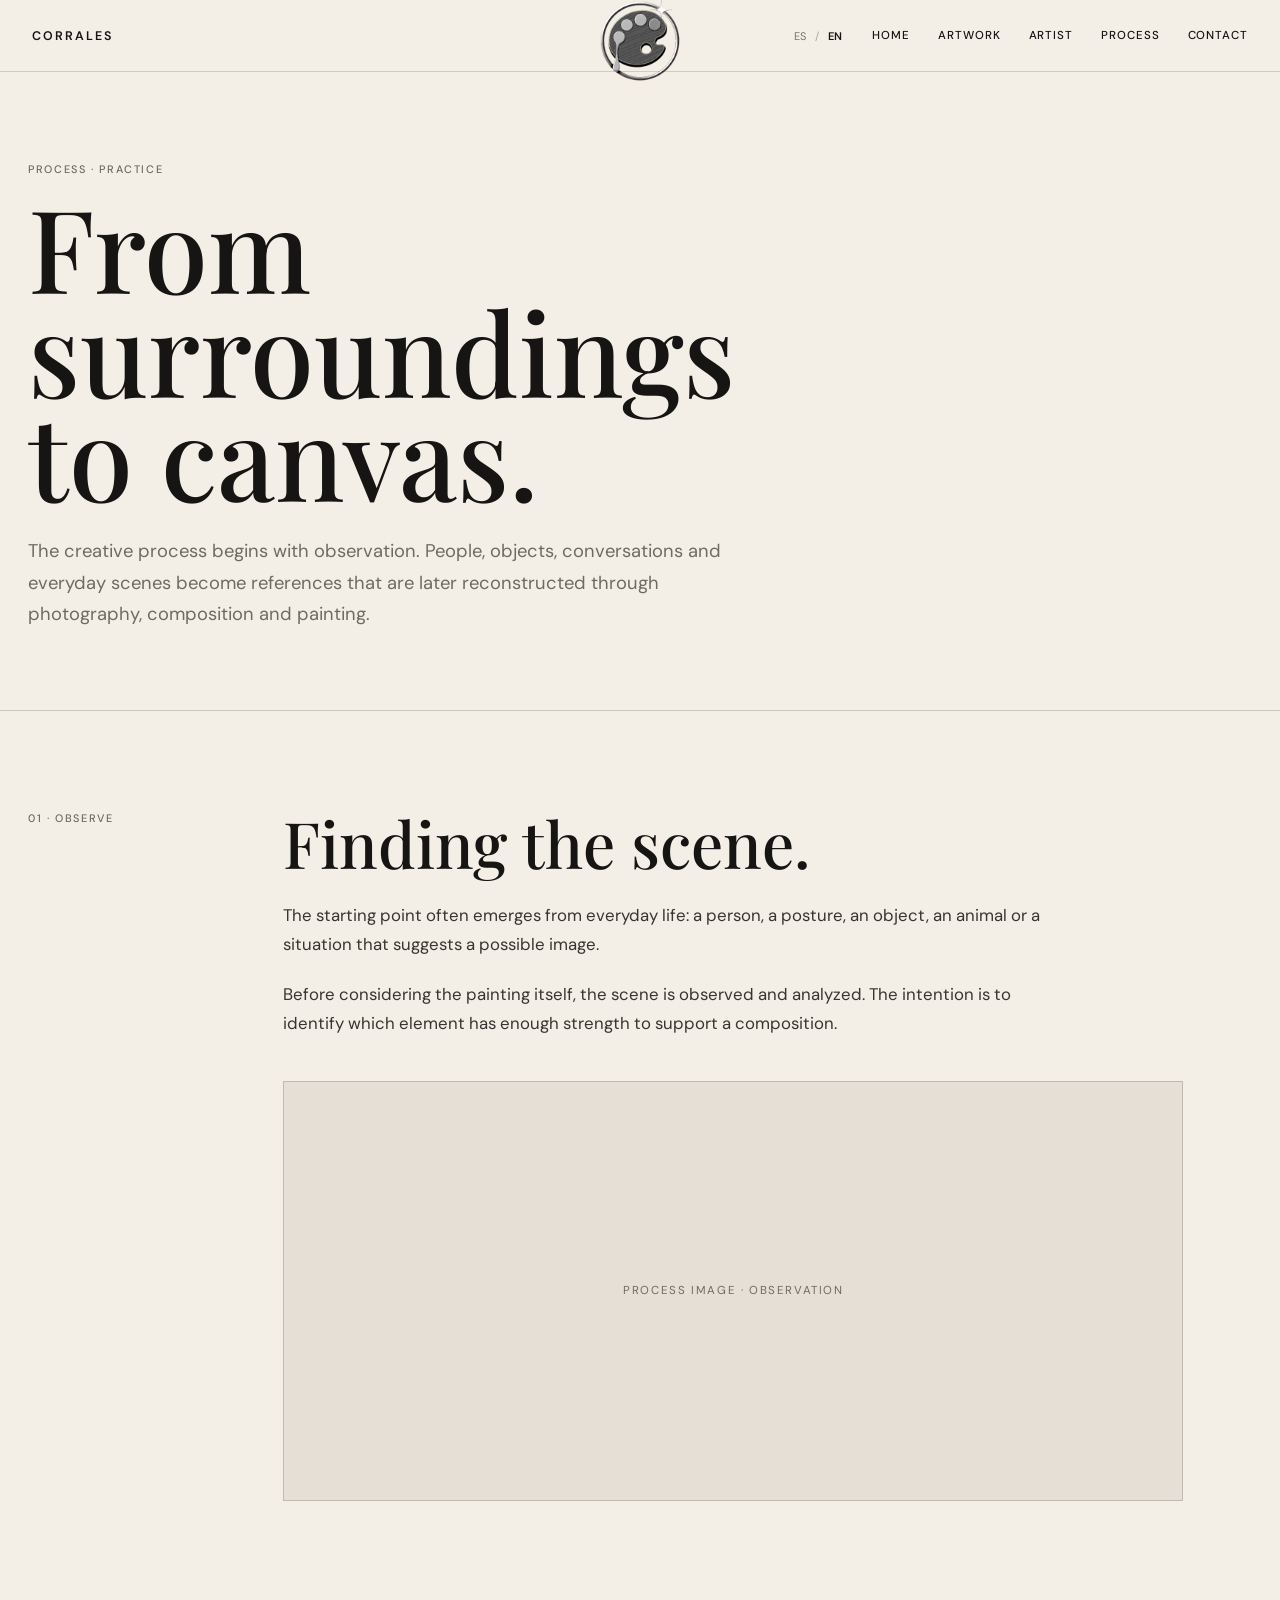
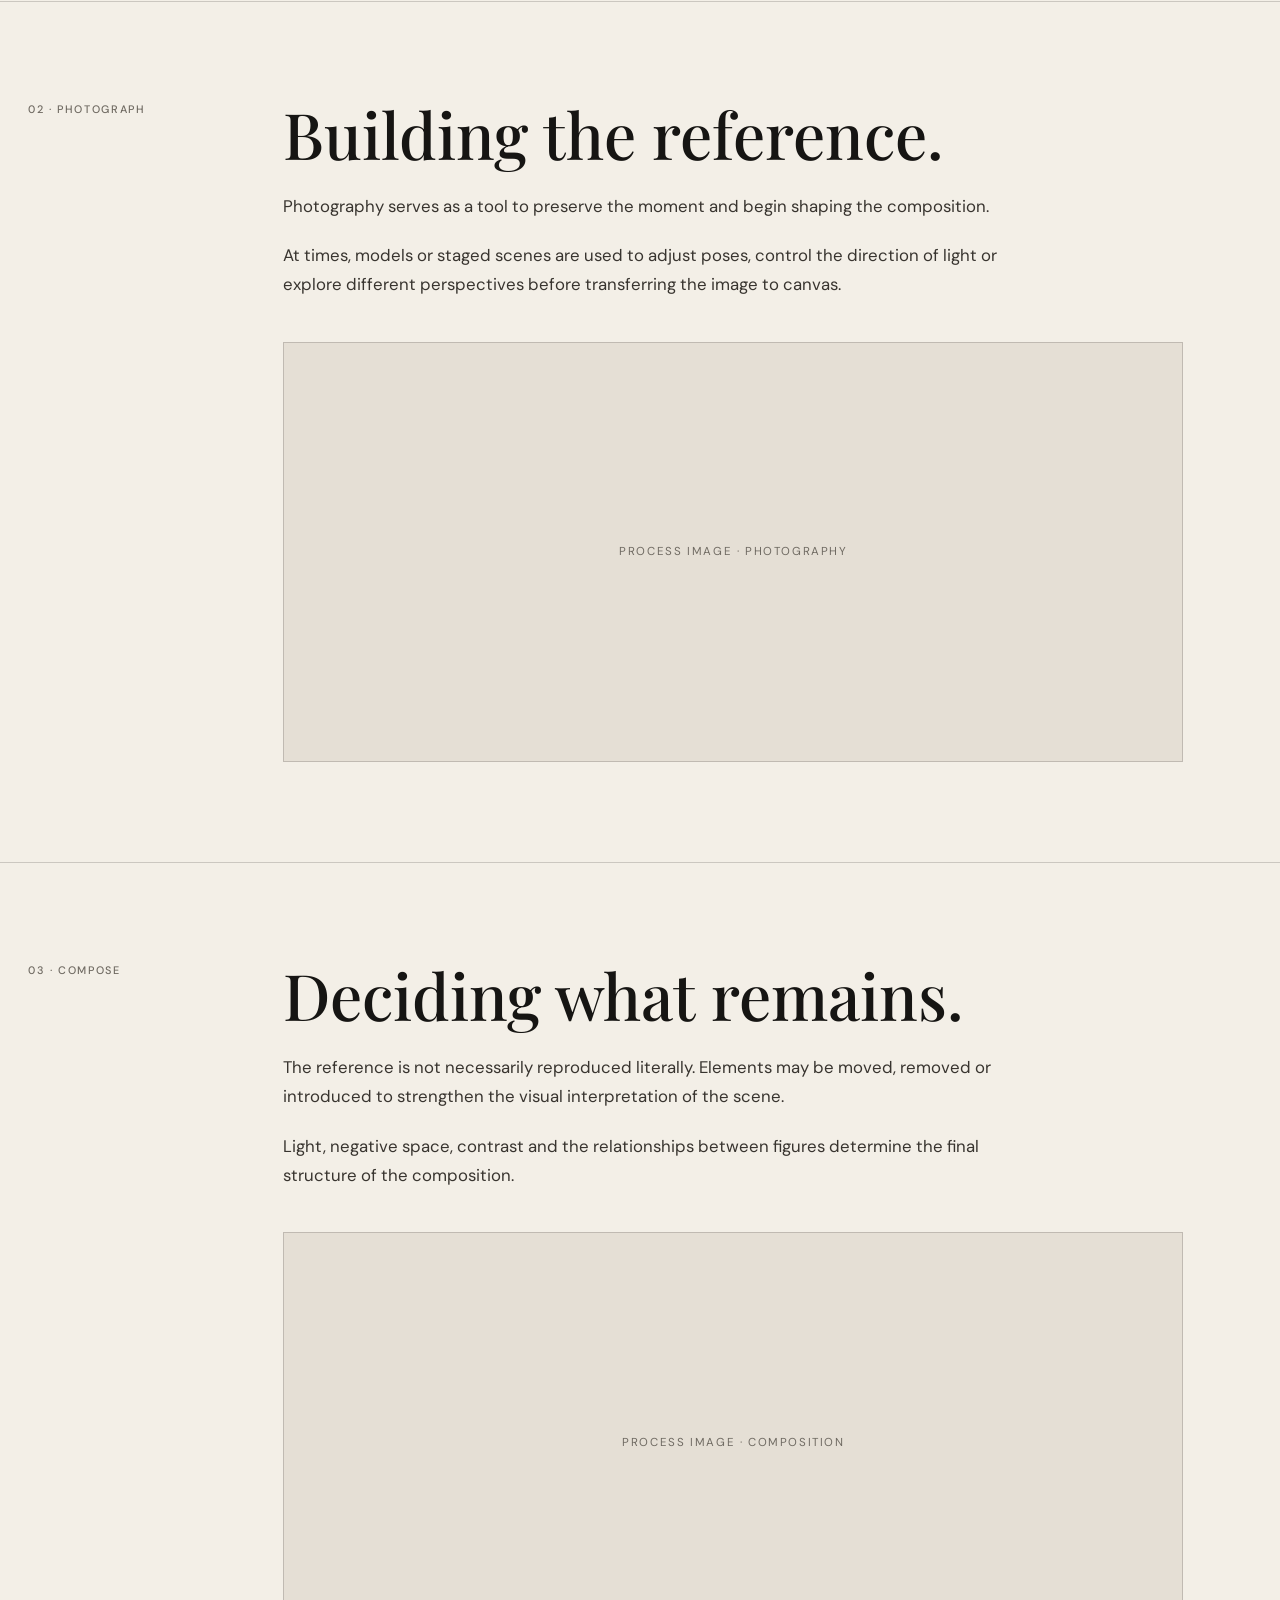
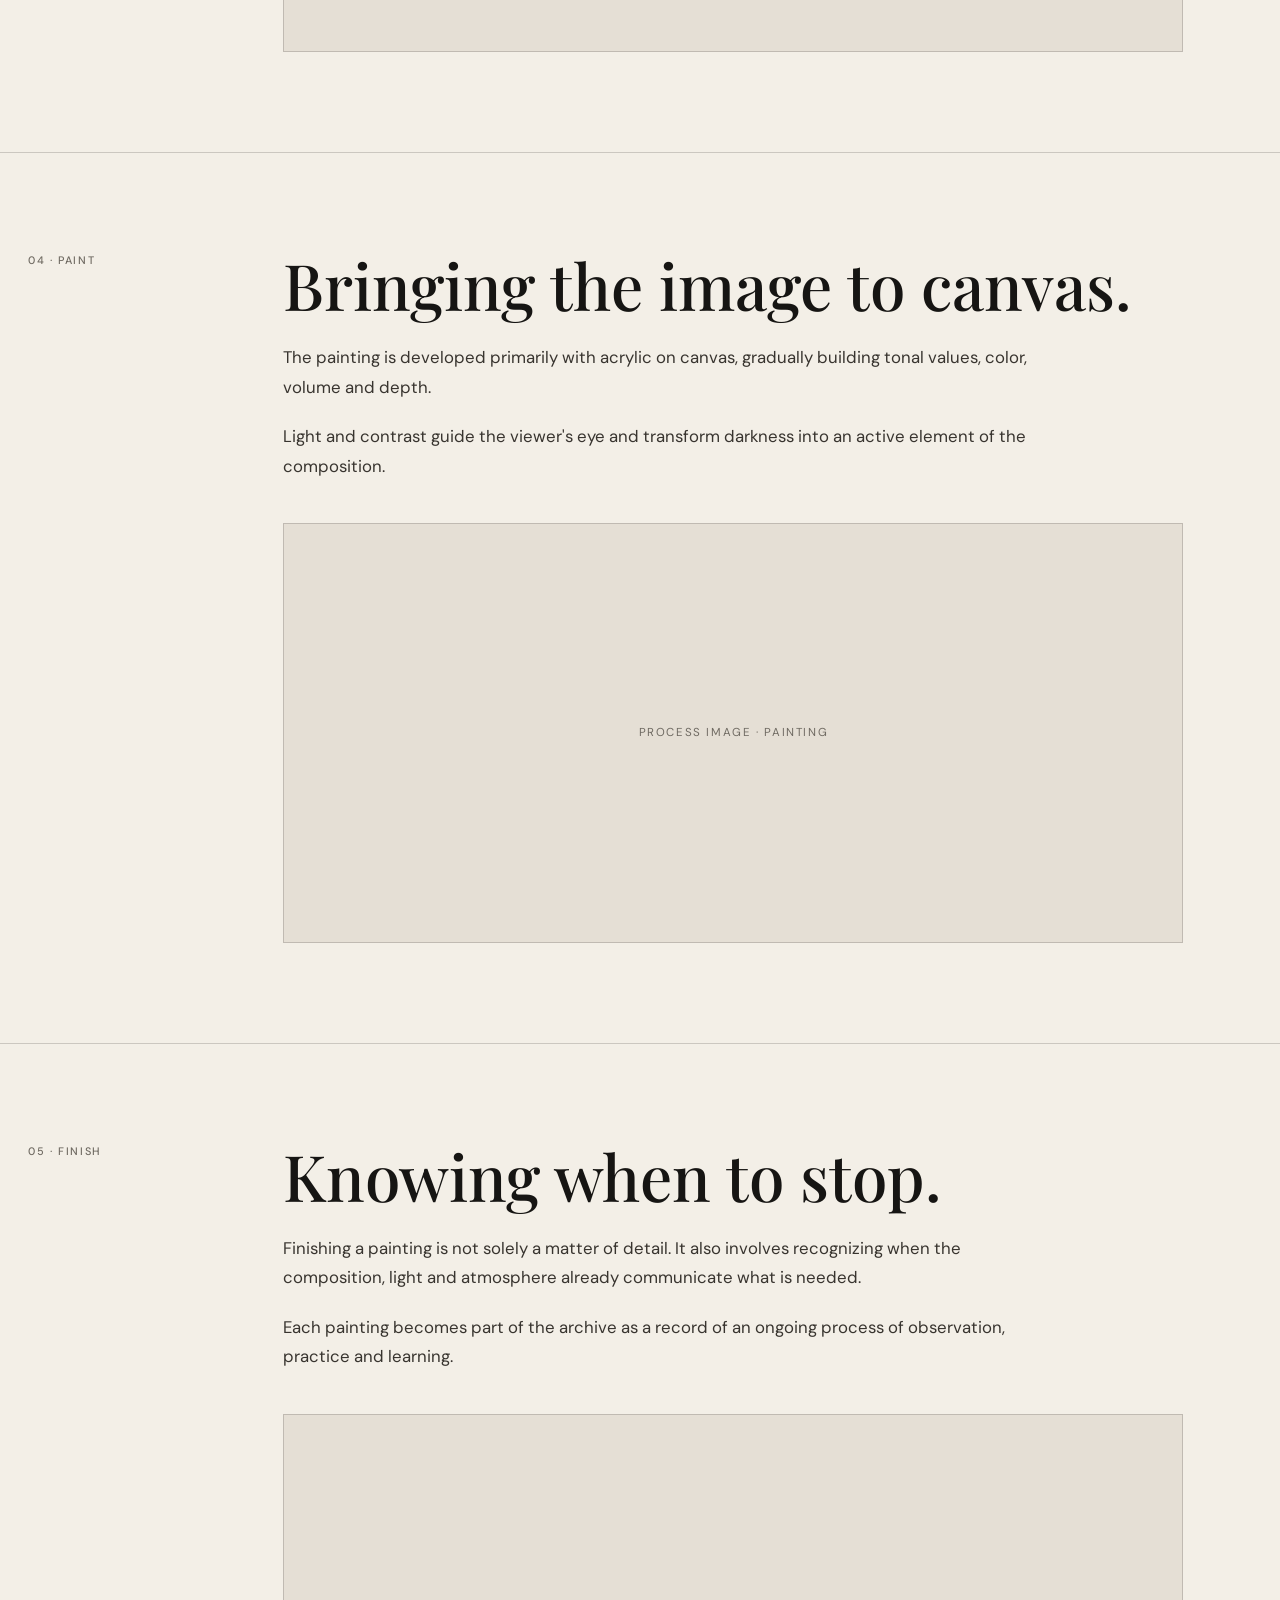
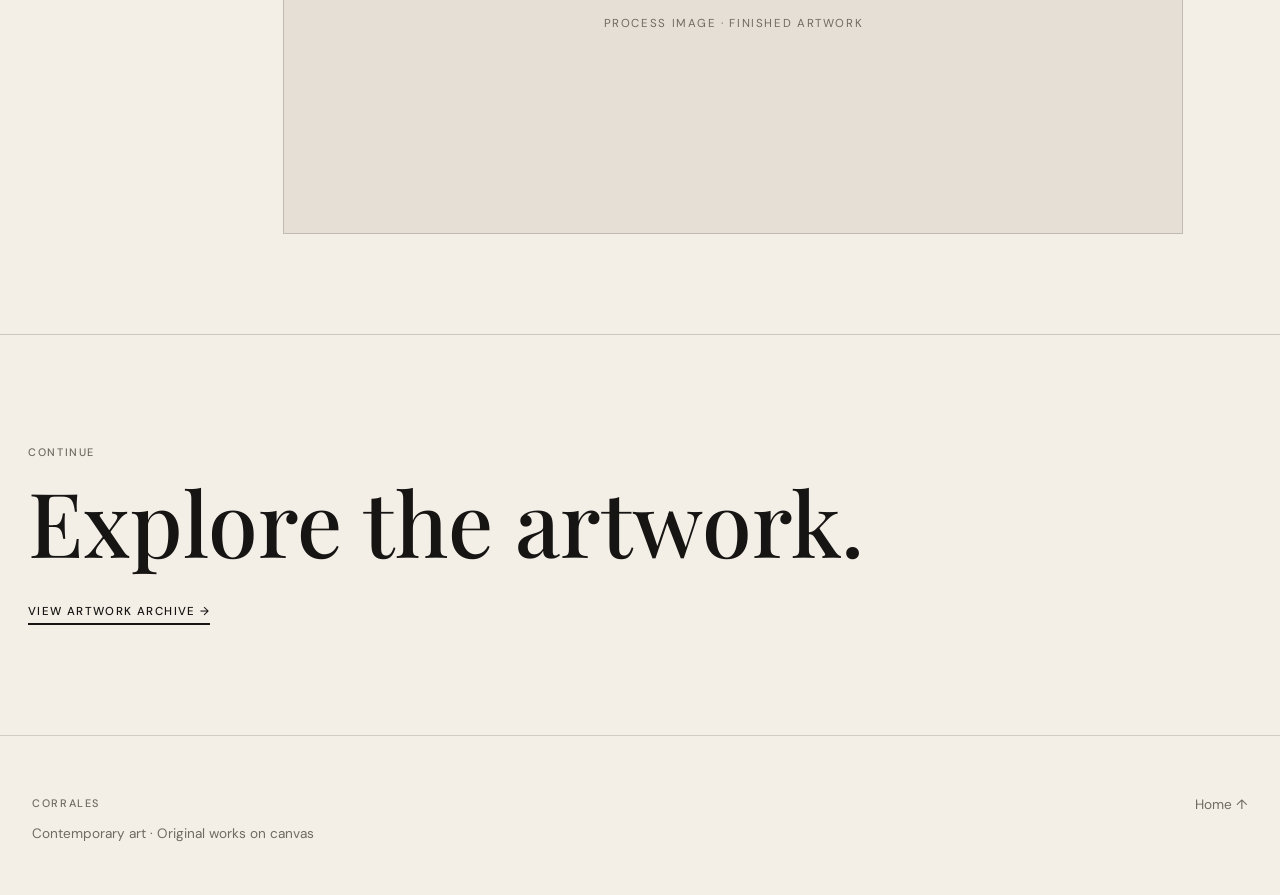
<file: proceso.html>
<!DOCTYPE html>
<html lang="es">

<head>
  <meta charset="UTF-8">

  <meta
    name="viewport"
    content="width=device-width, initial-scale=1.0"
  >

  <title>Proceso creativo — Ismael Corrales</title>

  <meta
    name="description"
    content="Conoce el proceso creativo de Ismael Corrales: observación, fotografía, composición y pintura."
  >

  <link rel="preconnect" href="https://fonts.googleapis.com">

  <link
    rel="preconnect"
    href="https://fonts.gstatic.com"
    crossorigin
  >

  <link
    href="https://fonts.googleapis.com/css2?family=DM+Sans:wght@300;400;500;600&family=Playfair+Display:wght@400;500&display=swap"
    rel="stylesheet"
  >

  <link
    rel="stylesheet"
    href="./styles.css?v=206"
  >

  <style>

    /* ENCABEZADO */

    .site-header {
      position: sticky !important;
      top: 0 !important;
      z-index: 999999 !important;

      transition:
        transform .3s ease,
        opacity .3s ease !important;

      will-change: transform;

      background: rgba(243,239,231,.96) !important;

      backdrop-filter: blur(10px) !important;
      -webkit-backdrop-filter: blur(10px) !important;

      overflow: visible !important;
    }

    .site-header.header-hidden {
      transform: translateY(-110%) !important;
      opacity: 0 !important;
    }

    .mobile-menu-toggle,
    .mobile-nav {
      display: none;
    }

    /* SELECTOR DE IDIOMAS */

    .language-switcher {
      display: flex;
      align-items: center;
      justify-content: center;
      gap: 7px;

      font-family: "DM Sans", sans-serif;
      font-size: 11px;
      letter-spacing: .08em;
      white-space: nowrap;
    }

    .language-switcher button {
      padding: 5px 2px;
      border: 0;
      background: transparent;
      color: #77716a;
      font: inherit;
      cursor: pointer;
    }

    .language-switcher button.active,
    .language-switcher button[aria-pressed="true"] {
      color: #161513;
      font-weight: 600;
    }

    .language-switcher span {
      color: #aaa49c;
    }

    .desktop-language {
      margin-left: auto;
      margin-right: 28px;
    }

    .mobile-language {
      display: none;
    }

    /* PORTADA */

    .process-hero {
      padding: 90px 28px 80px;
      border-bottom: 1px solid var(--line);
    }

    .process-hero h1 {
      margin: 18px 0 30px;
      max-width: 10ch;
      font-size: clamp(4rem, 9vw, 8rem);
      line-height: .9;
    }

    .process-intro {
      max-width: 720px;
      margin: 0;
      font-size: 1.15rem;
      line-height: 1.7;
      color: var(--muted);
    }

    /* ETAPAS DEL PROCESO */

    .process-section {
      padding: 100px 28px;
      border-bottom: 1px solid var(--line);

      display: grid;
      grid-template-columns: .35fr 1.65fr;
      gap: 50px;
    }

    .process-content {
      max-width: 900px;
    }

    .process-content h2 {
      margin: 0 0 26px;
      font-size: clamp(2.8rem, 5vw, 5rem);
      line-height: 1;
    }

    .process-content p {
      max-width: 760px;
      margin: 0 0 20px;
      font-size: 1.05rem;
      line-height: 1.75;
      color: #38342f;
    }

    /* ESPACIOS PARA FOTOGRAFÍAS */

    .process-placeholder {
      margin-top: 42px;
      min-height: 420px;

      display: flex;
      align-items: center;
      justify-content: center;

      border: 1px solid var(--line);
      background: #e5dfd5;

      color: var(--muted);
      font-size: .72rem;
      letter-spacing: .14em;
      text-transform: uppercase;
      text-align: center;
      padding: 20px;
    }

    /* CIERRE */

    .process-end {
      padding: 110px 28px;
    }

    .process-end h2 {
      margin: 18px 0 36px;
      font-size: clamp(3.2rem, 7vw, 6.5rem);
      line-height: .95;
    }

    /* VERSIÓN MÓVIL */

    @media (max-width: 800px) {

      .site-header {
        display: flex !important;
        align-items: center !important;
        justify-content: space-between !important;

        min-height: 118px !important;
        padding: 18px !important;
        overflow: visible !important;
      }

      .site-header .nav {
        display: none !important;
      }

      .desktop-language {
        display: none !important;
      }

      .mobile-language {
        display: flex;
        justify-content: flex-start;

        padding: 12px 0 18px;

        border-bottom:
          1px solid rgba(22,21,19,.18);
      }

      .mobile-language button {
        font-size: 13px;
      }

      .mobile-menu-toggle {
        display: block !important;
        visibility: visible !important;
        opacity: 1 !important;

        position: relative !important;
        z-index: 100001 !important;

        margin: 0 !important;
        padding: 10px 0 !important;

        border: 0 !important;
        background: transparent !important;

        color: #161513 !important;

        font-family: "DM Sans", sans-serif !important;
        font-size: 12px !important;
        font-weight: 500 !important;

        letter-spacing: .12em !important;
        text-transform: uppercase !important;

        cursor: pointer;
      }

      .mobile-nav {
        display: none;

        position: fixed;
        top: 118px;
        left: 0;
        right: 0;

        z-index: 999998;

        padding: 20px 18px 30px;

        background: #f3efe7;

        border-bottom:
          1px solid rgba(22,21,19,.18);
      }

      .mobile-nav.open {
        display: block !important;
      }

      .mobile-nav a {
        display: block;
        padding: 17px 0;

        border-bottom:
          1px solid rgba(22,21,19,.18);

        color: #161513;

        font-family: "Playfair Display", serif;
        font-size: 32px;
        line-height: 1;

        text-decoration: none;
      }

      /* PORTADA MÓVIL */

      .process-hero {
        padding: 72px 18px 58px;
      }

      .process-hero h1 {
        font-size: clamp(3.5rem, 16vw, 5.5rem);
      }

      .process-intro {
        font-size: 1rem;
      }

      /* ETAPAS MÓVILES */

      .process-section {
        padding: 75px 18px;
        display: block;
      }

      .process-section .section-number {
        margin-bottom: 30px;
      }

      .process-content h2 {
        font-size: clamp(2.8rem, 12vw, 4.2rem);
      }

      .process-content p {
        font-size: .98rem;
        line-height: 1.68;
      }

      .process-placeholder {
        min-height: 300px;
        margin-top: 34px;
      }

      /* CIERRE MÓVIL */

      .process-end {
        padding: 80px 18px;
      }

      .process-end h2 {
        font-size: clamp(3rem, 14vw, 4.8rem);
      }

    }

  </style>

</head>

<body>

  <!-- ENCABEZADO -->

  <header class="site-header">

    <a
      href="./index.html"
      class="brand"
    >
      CORRALES
    </a>

    <a
      href="./index.html"
      class="header-logo"
      aria-label="Inicio Corrales"
    >
      <img
        src="./assets/Logo-header.PNG?v=4"
        alt="Logotipo Corrales"
      >
    </a>

    <!-- IDIOMAS EN COMPUTADORA -->

    <div
      class="language-switcher desktop-language"
      role="group"
      aria-label="Seleccionar idioma"
    >

      <button
        type="button"
        data-lang-button="es"
      >
        ES
      </button>

      <span>/</span>

      <button
        type="button"
        data-lang-button="en"
      >
        EN
      </button>

    </div>

    <!-- NAVEGACIÓN -->

    <nav class="nav">

      <a
        href="./index.html"
        data-es="Inicio"
        data-en="Home"
      >Inicio</a>

      <a
        href="./obra.html"
        data-es="Obra"
        data-en="Artwork"
      >Obra</a>

      <a
        href="./artista.html"
        data-es="Artista"
        data-en="Artist"
      >Artista</a>

      <a
        href="./proceso.html"
        data-es="Proceso"
        data-en="Process"
      >Proceso</a>

      <a
        href="./contacto.html"
        data-es="Contacto"
        data-en="Contact"
      >Contacto</a>

    </nav>

    <button
      class="mobile-menu-toggle"
      id="menuButton"
      type="button"
      aria-label="Abrir menú"
      aria-expanded="false"
    >
      MENÚ
    </button>

  </header>

  <!-- MENÚ MÓVIL -->

  <nav
    class="mobile-nav"
    id="mobileMenu"
    aria-label="Navegación móvil"
  >

    <div
      class="language-switcher mobile-language"
      role="group"
      aria-label="Seleccionar idioma"
    >

      <button
        type="button"
        data-lang-button="es"
      >
        ES
      </button>

      <span>/</span>

      <button
        type="button"
        data-lang-button="en"
      >
        EN
      </button>

    </div>

    <a
      href="./index.html"
      data-es="Inicio"
      data-en="Home"
    >Inicio</a>

    <a
      href="./obra.html"
      data-es="Obra"
      data-en="Artwork"
    >Obra</a>

    <a
      href="./artista.html"
      data-es="Artista"
      data-en="Artist"
    >Artista</a>

    <a
      href="./proceso.html"
      data-es="Proceso"
      data-en="Process"
    >Proceso</a>

    <a
      href="./contacto.html"
      data-es="Contacto"
      data-en="Contact"
    >Contacto</a>

  </nav>

  <main>

    <!-- PORTADA -->

    <section class="process-hero">

      <p
        class="eyebrow"
        data-es="PROCESO · PRÁCTICA"
        data-en="PROCESS · PRACTICE"
      >
        PROCESO · PRÁCTICA
      </p>

      <h1
        data-es="Del entorno al lienzo."
        data-en="From surroundings to canvas."
      >
        Del entorno al lienzo.
      </h1>

      <p
        class="process-intro"
        data-es="El proceso creativo comienza con la observación. Personas, objetos, conversaciones y escenas cotidianas se convierten en referencias que posteriormente son reconstruidas mediante la fotografía, la composición y la pintura."
        data-en="The creative process begins with observation. People, objects, conversations and everyday scenes become references that are later reconstructed through photography, composition and painting."
      >
        El proceso creativo comienza con la observación.
        Personas, objetos, conversaciones y escenas cotidianas
        se convierten en referencias que posteriormente son
        reconstruidas mediante la fotografía, la composición
        y la pintura.
      </p>

    </section>

    <!-- 01 OBSERVAR -->

    <section class="process-section">

      <p
        class="section-number"
        data-es="01 · OBSERVAR"
        data-en="01 · OBSERVE"
      >
        01 · OBSERVAR
      </p>

      <div class="process-content">

        <h2
          data-es="Encontrar la escena."
          data-en="Finding the scene."
        >
          Encontrar la escena.
        </h2>

        <p
          data-es="El punto de partida suele aparecer en la vida cotidiana: una persona, una postura, un objeto, un animal o una situación que despierta una imagen posible."
          data-en="The starting point often emerges from everyday life: a person, a posture, an object, an animal or a situation that suggests a possible image."
        >
          El punto de partida suele aparecer en la vida cotidiana:
          una persona, una postura, un objeto, un animal o una
          situación que despierta una imagen posible.
        </p>

        <p
          data-es="Antes de pensar en la pintura, la escena se observa y se analiza. La intención es reconocer qué elemento tiene fuerza suficiente para sostener una composición."
          data-en="Before considering the painting itself, the scene is observed and analyzed. The intention is to identify which element has enough strength to support a composition."
        >
          Antes de pensar en la pintura, la escena se observa
          y se analiza. La intención es reconocer qué elemento
          tiene fuerza suficiente para sostener una composición.
        </p>

        <div
          class="process-placeholder"
          data-es="Imagen del proceso · Observación"
          data-en="Process image · Observation"
        >
          Imagen del proceso · Observación
        </div>

      </div>

    </section>

    <!-- 02 FOTOGRAFIAR -->

    <section class="process-section">

      <p
        class="section-number"
        data-es="02 · FOTOGRAFIAR"
        data-en="02 · PHOTOGRAPH"
      >
        02 · FOTOGRAFIAR
      </p>

      <div class="process-content">

        <h2
          data-es="Construir la referencia."
          data-en="Building the reference."
        >
          Construir la referencia.
        </h2>

        <p
          data-es="La fotografía funciona como una herramienta para conservar el momento y comenzar a controlar la composición."
          data-en="Photography serves as a tool to preserve the moment and begin shaping the composition."
        >
          La fotografía funciona como una herramienta
          para conservar el momento y comenzar a controlar
          la composición.
        </p>

        <p
          data-es="En ocasiones se trabaja con modelos o escenas preparadas para modificar posturas, controlar la dirección de la luz o probar distintas perspectivas antes de llevar la imagen al lienzo."
          data-en="At times, models or staged scenes are used to adjust poses, control the direction of light or explore different perspectives before transferring the image to canvas."
        >
          En ocasiones se trabaja con modelos o escenas
          preparadas para modificar posturas, controlar
          la dirección de la luz o probar distintas
          perspectivas antes de llevar la imagen al lienzo.
        </p>

        <div
          class="process-placeholder"
          data-es="Imagen del proceso · Fotografía"
          data-en="Process image · Photography"
        >
          Imagen del proceso · Fotografía
        </div>

      </div>

    </section>

    <!-- 03 COMPONER -->

    <section class="process-section">

      <p
        class="section-number"
        data-es="03 · COMPONER"
        data-en="03 · COMPOSE"
      >
        03 · COMPONER
      </p>

      <div class="process-content">

        <h2
          data-es="Decidir qué permanece."
          data-en="Deciding what remains."
        >
          Decidir qué permanece.
        </h2>

        <p
          data-es="La referencia no se reproduce necesariamente de manera literal. Elementos pueden desplazarse, desaparecer o incorporarse para fortalecer la lectura de la escena."
          data-en="The reference is not necessarily reproduced literally. Elements may be moved, removed or introduced to strengthen the visual interpretation of the scene."
        >
          La referencia no se reproduce necesariamente
          de manera literal. Elementos pueden desplazarse,
          desaparecer o incorporarse para fortalecer
          la lectura de la escena.
        </p>

        <p
          data-es="La luz, el espacio negativo, el contraste y la relación entre las figuras determinan la estructura final de la composición."
          data-en="Light, negative space, contrast and the relationships between figures determine the final structure of the composition."
        >
          La luz, el espacio negativo, el contraste
          y la relación entre las figuras determinan
          la estructura final de la composición.
        </p>

        <div
          class="process-placeholder"
          data-es="Imagen del proceso · Composición"
          data-en="Process image · Composition"
        >
          Imagen del proceso · Composición
        </div>

      </div>

    </section>

    <!-- 04 PINTAR -->

    <section class="process-section">

      <p
        class="section-number"
        data-es="04 · PINTAR"
        data-en="04 · PAINT"
      >
        04 · PINTAR
      </p>

      <div class="process-content">

        <h2
          data-es="Llevar la imagen al lienzo."
          data-en="Bringing the image to canvas."
        >
          Llevar la imagen al lienzo.
        </h2>

        <p
          data-es="La pintura se desarrolla principalmente con acrílico sobre lienzo, construyendo gradualmente valores, color, volumen y profundidad."
          data-en="The painting is developed primarily with acrylic on canvas, gradually building tonal values, color, volume and depth."
        >
          La pintura se desarrolla principalmente
          con acrílico sobre lienzo, construyendo
          gradualmente valores, color, volumen
          y profundidad.
        </p>

        <p
          data-es="La luz y el contraste permiten dirigir la mirada y convertir la oscuridad en una parte activa de la composición."
          data-en="Light and contrast guide the viewer's eye and transform darkness into an active element of the composition."
        >
          La luz y el contraste permiten dirigir
          la mirada y convertir la oscuridad
          en una parte activa de la composición.
        </p>

        <div
          class="process-placeholder"
          data-es="Imagen del proceso · Pintura"
          data-en="Process image · Painting"
        >
          Imagen del proceso · Pintura
        </div>

      </div>

    </section>

    <!-- 05 TERMINAR -->

    <section class="process-section">

      <p
        class="section-number"
        data-es="05 · TERMINAR"
        data-en="05 · FINISH"
      >
        05 · TERMINAR
      </p>

      <div class="process-content">

        <h2
          data-es="Saber cuándo detenerse."
          data-en="Knowing when to stop."
        >
          Saber cuándo detenerse.
        </h2>

        <p
          data-es="El final de una obra no depende únicamente del detalle. También implica reconocer cuándo la composición, la luz y la atmósfera ya comunican lo necesario."
          data-en="Finishing a painting is not solely a matter of detail. It also involves recognizing when the composition, light and atmosphere already communicate what is needed."
        >
          El final de una obra no depende únicamente
          del detalle. También implica reconocer cuándo
          la composición, la luz y la atmósfera ya
          comunican lo necesario.
        </p>

        <p
          data-es="Cada pintura queda incorporada al archivo como parte de un proceso continuo de observación, práctica y aprendizaje."
          data-en="Each painting becomes part of the archive as a record of an ongoing process of observation, practice and learning."
        >
          Cada pintura queda incorporada al archivo
          como parte de un proceso continuo de
          observación, práctica y aprendizaje.
        </p>

        <div
          class="process-placeholder"
          data-es="Imagen del proceso · Obra terminada"
          data-en="Process image · Finished artwork"
        >
          Imagen del proceso · Obra terminada
        </div>

      </div>

    </section>

    <!-- CIERRE -->

    <section class="process-end">

      <p
        class="eyebrow"
        data-es="CONTINUAR"
        data-en="CONTINUE"
      >
        CONTINUAR
      </p>

      <h2
        data-es="Explorar la obra."
        data-en="Explore the artwork."
      >
        Explorar la obra.
      </h2>

      <a
        href="./obra.html"
        class="text-link"
        data-es="VER ARCHIVO DE OBRA →"
        data-en="VIEW ARTWORK ARCHIVE →"
      >
        VER ARCHIVO DE OBRA →
      </a>

    </section>

  </main>

  <!-- PIE DE PÁGINA -->

  <footer class="footer">

    <div>

      <p class="section-number">
        CORRALES
      </p>

      <p
        data-es="Arte contemporáneo · Originales sobre lienzo"
        data-en="Contemporary art · Original works on canvas"
      >
        Arte contemporáneo · Originales sobre lienzo
      </p>

    </div>

    <a
      href="./index.html"
      data-es="Inicio ↑"
      data-en="Home ↑"
    >
      Inicio ↑
    </a>

  </footer>

  <!-- FUNCIONES DEL MENÚ -->

  <script>

    const menuButton =
      document.getElementById("menuButton");

    const mobileMenu =
      document.getElementById("mobileMenu");

    const header =
      document.querySelector(".site-header");

    function currentLanguage() {

      return window.CorralesLanguage
        ? window.CorralesLanguage.detect()
        : "es";

    }

    function updateMenuButton(isOpen) {

      const english = currentLanguage() === "en";

      menuButton.textContent = isOpen
        ? (english ? "CLOSE" : "CERRAR")
        : (english ? "MENU" : "MENÚ");

      menuButton.setAttribute(
        "aria-expanded",
        String(isOpen)
      );

      menuButton.setAttribute(
        "aria-label",
        isOpen
          ? (english ? "Close menu" : "Cerrar menú")
          : (english ? "Open menu" : "Abrir menú")
      );

    }

    /* ABRIR Y CERRAR MENÚ */

    menuButton.addEventListener("click", function() {

      const isOpen =
        mobileMenu.classList.toggle("open");

      updateMenuButton(isOpen);

      if (isOpen) {

        header.classList.remove("header-hidden");

      }

    });

    /* CERRAR MENÚ AL NAVEGAR */

    mobileMenu.querySelectorAll("a").forEach(function(link) {

      link.addEventListener("click", function() {

        mobileMenu.classList.remove("open");

        updateMenuButton(false);

      });

    });

    /* ACTUALIZAR IDIOMA */

    window.addEventListener(
      "corrales:languagechange",
      function() {

        updateMenuButton(
          mobileMenu.classList.contains("open")
        );

        const english = currentLanguage() === "en";

        document.title = english
          ? "Creative Process — Ismael Corrales"
          : "Proceso creativo — Ismael Corrales";

        const description = document.querySelector(
          'meta[name="description"]'
        );

        if (description) {

          description.setAttribute(
            "content",
            english
              ? "Explore the creative process of Ismael Corrales: observation, photography, composition and painting."
              : "Conoce el proceso creativo de Ismael Corrales: observación, fotografía, composición y pintura."
          );

        }

      }
    );

    /* ENCABEZADO INTELIGENTE */

    let lastScrollY = window.scrollY;

    window.addEventListener("scroll", function() {

      const currentScrollY = window.scrollY;

      if (mobileMenu.classList.contains("open")) {

        header.classList.remove("header-hidden");

        lastScrollY = currentScrollY;

        return;

      }

      if (currentScrollY < 80) {

        header.classList.remove("header-hidden");

        lastScrollY = currentScrollY;

        return;

      }

      if (currentScrollY > lastScrollY) {

        header.classList.add("header-hidden");

      } else if (currentScrollY < lastScrollY) {

        header.classList.remove("header-hidden");

      }

      lastScrollY = currentScrollY;

    }, { passive: true });

  </script>

  <!-- SISTEMA DE IDIOMAS -->

  <script src="./idiomas.js?v=2"></script>

</body>
</html>
</file>
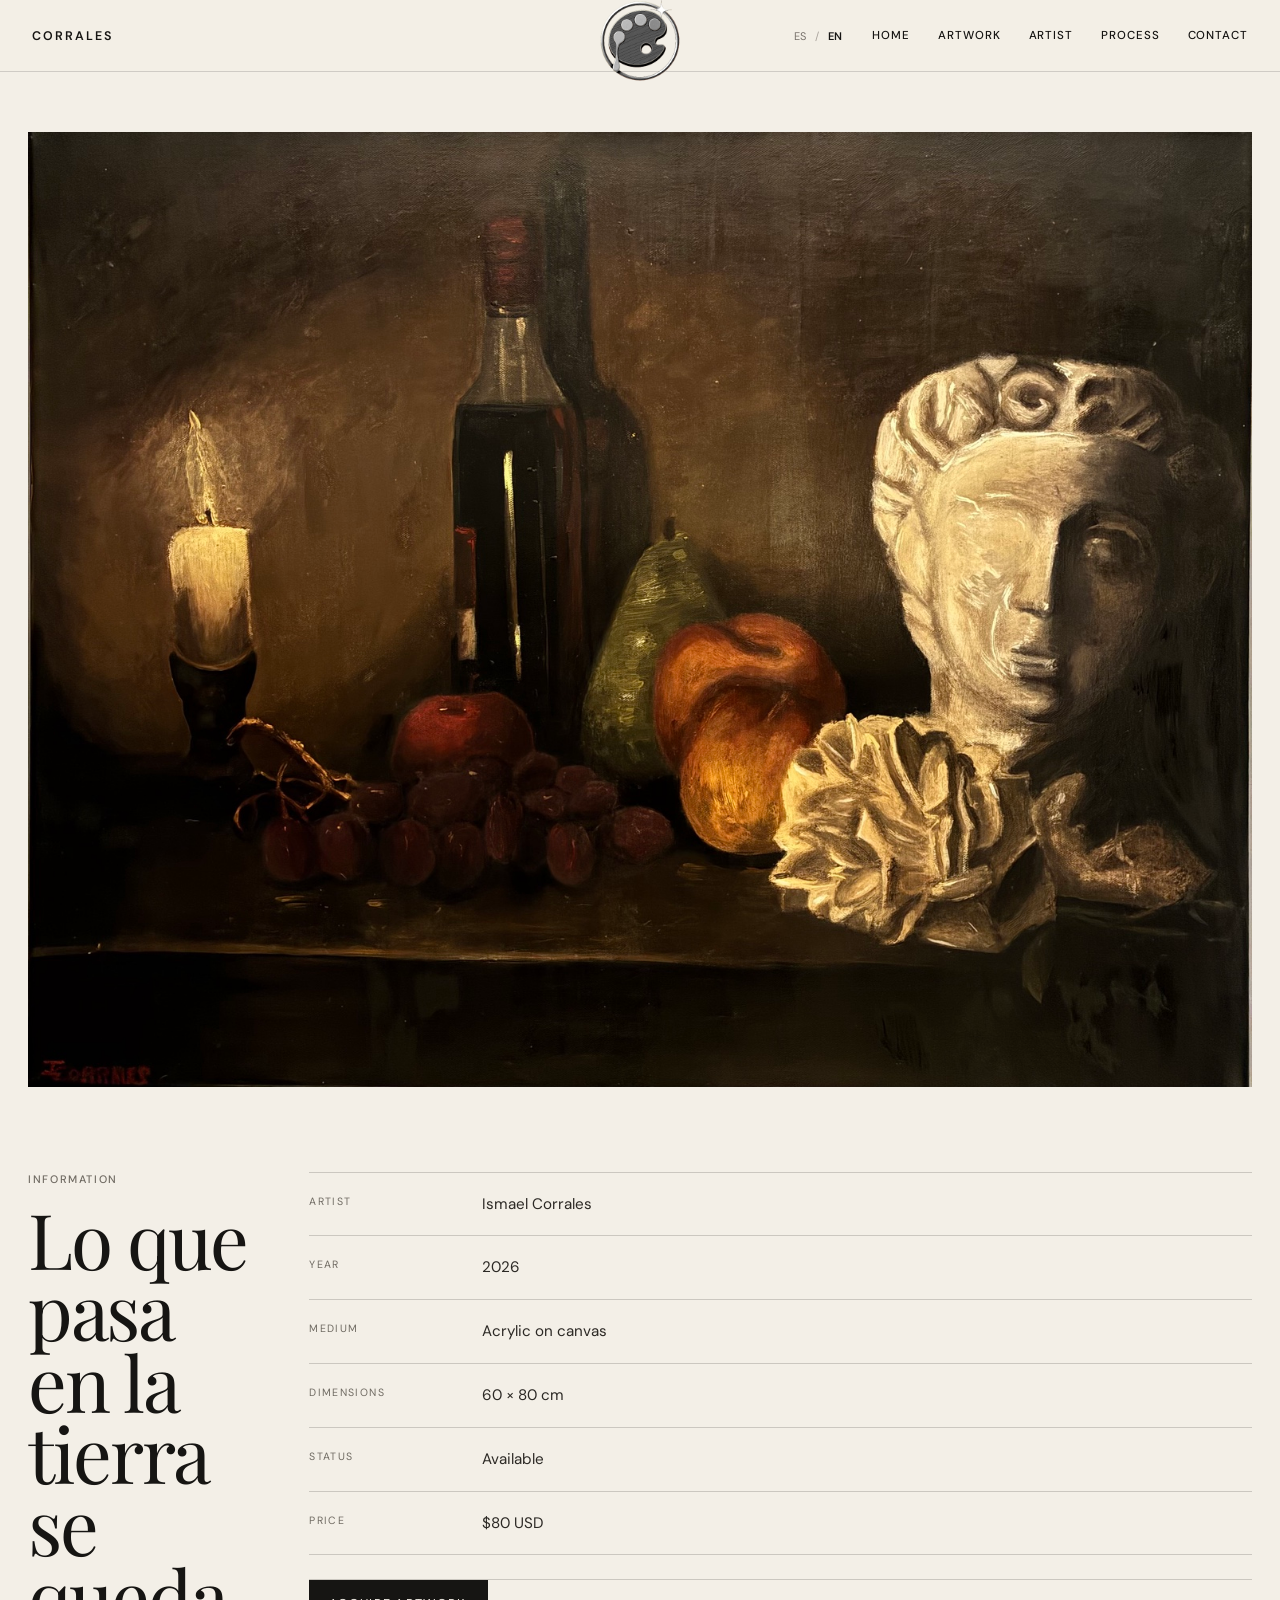
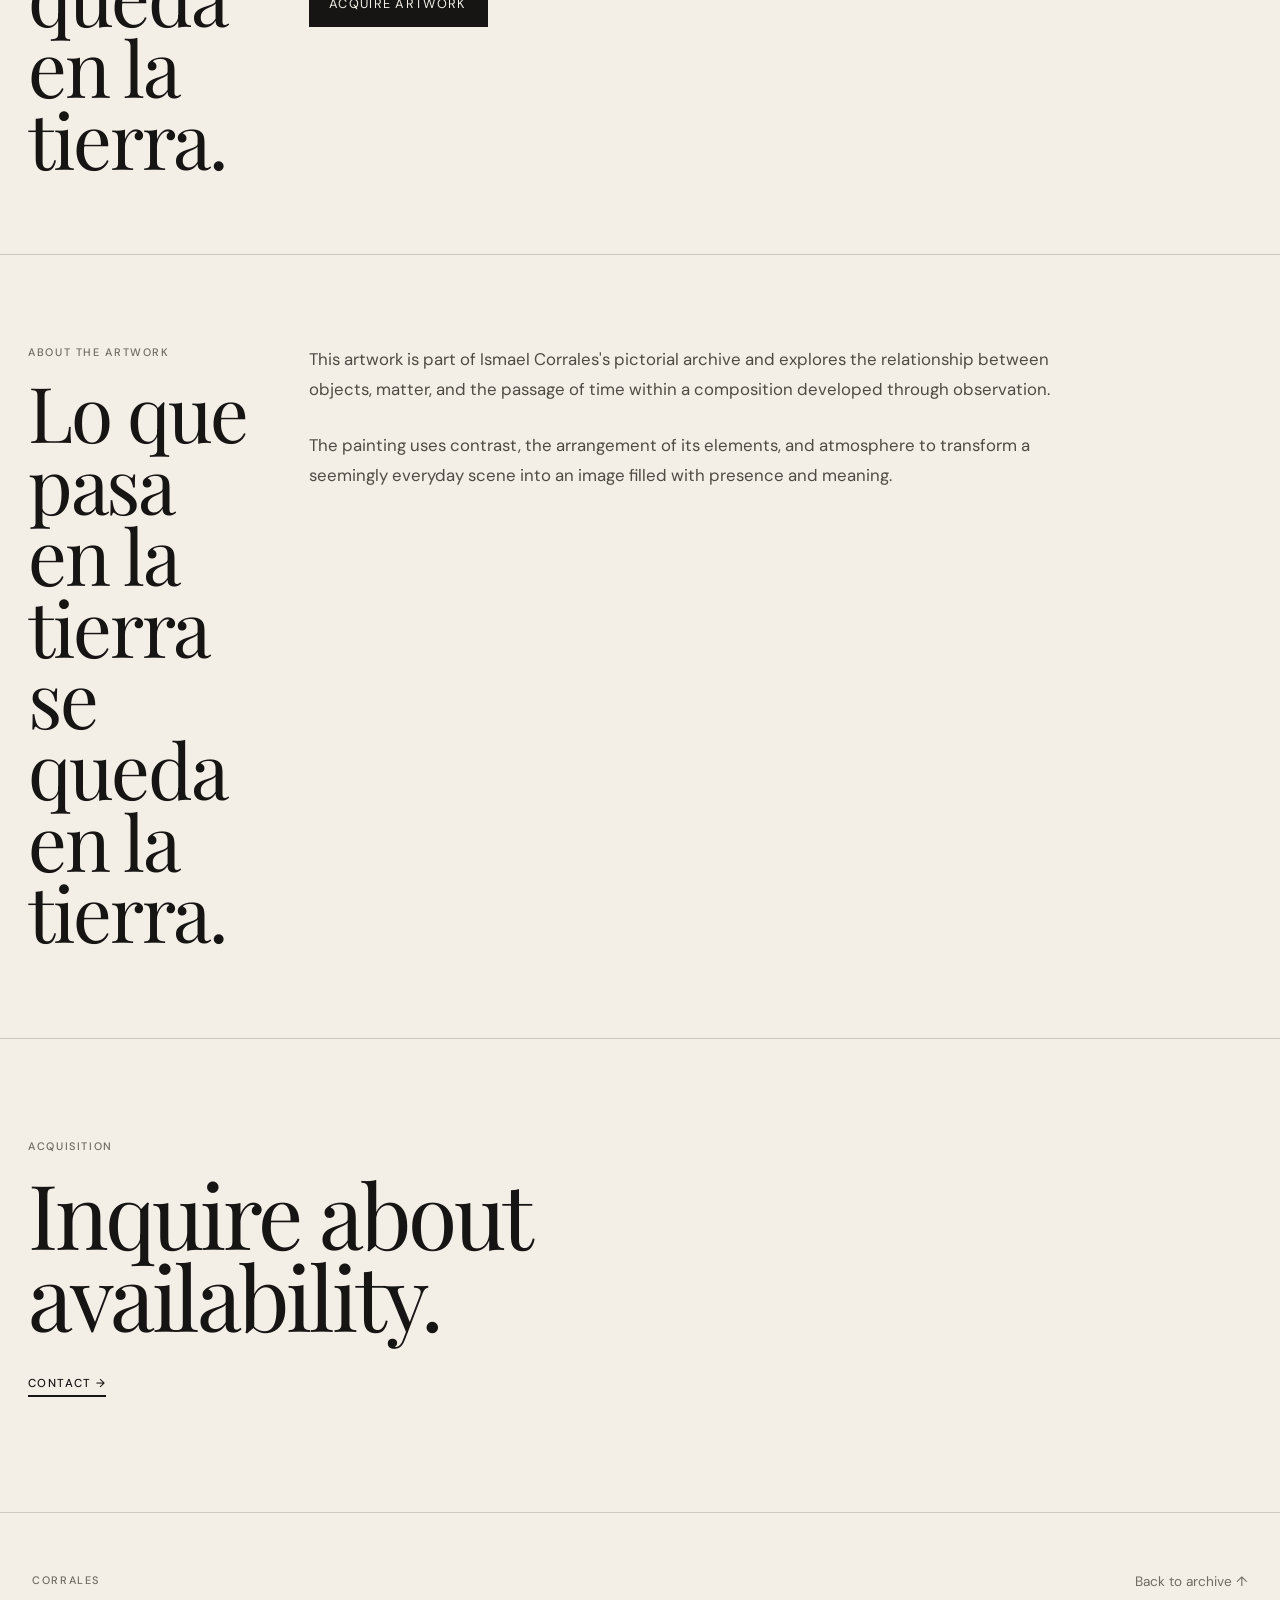
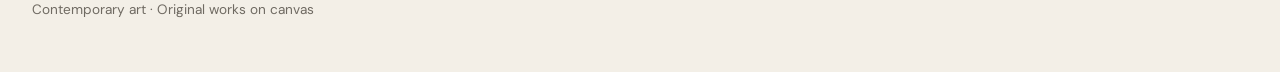
<file: tierra.html>
<!DOCTYPE html>
<html lang="es">

<head>
  <meta charset="UTF-8">

  <meta
    name="viewport"
    content="width=device-width, initial-scale=1.0"
  >

  <title>Lo que pasa en la tierra se queda en la tierra — Ismael Corrales</title>

  <meta
    name="description"
    content="Lo que pasa en la tierra se queda en la tierra, pintura original de Ismael Corrales. Acrílico sobre lienzo, 2026."
  >

  <link rel="preconnect" href="https://fonts.googleapis.com">
  <link rel="preconnect" href="https://fonts.gstatic.com" crossorigin>

  <link
    href="https://fonts.googleapis.com/css2?family=DM+Sans:wght@300;400;500;600&family=Playfair+Display:wght@400;500&display=swap"
    rel="stylesheet"
  >

  <link rel="stylesheet" href="./styles.css?v=147">

  <style>

    /* ENCABEZADO */

    .site-header {
      position: sticky !important;
      top: 0 !important;
      z-index: 999999 !important;

      transition:
        transform .3s ease,
        opacity .3s ease !important;

      will-change: transform;

      background: rgba(243,239,231,.96) !important;

      backdrop-filter: blur(10px) !important;
      -webkit-backdrop-filter: blur(10px) !important;

      overflow: visible !important;
    }

    .site-header.header-hidden {
      transform: translateY(-110%) !important;
      opacity: 0 !important;
    }

    .mobile-menu-toggle,
    .mobile-nav {
      display: none;
    }

    /* IDIOMAS */

    .language-switcher {
      display: flex;
      align-items: center;
      justify-content: center;
      gap: 7px;

      font-family: "DM Sans", sans-serif;
      font-size: 11px;
      letter-spacing: .08em;
      white-space: nowrap;
    }

    .language-switcher button {
      padding: 5px 2px;
      border: 0;
      background: transparent;
      color: #77716a;
      font: inherit;
      cursor: pointer;
    }

    .language-switcher button.active,
    .language-switcher button[aria-pressed="true"] {
      color: #161513;
      font-weight: 600;
    }

    .language-switcher span {
      color: #aaa49c;
    }

    .desktop-language {
      margin-left: auto;
      margin-right: 28px;
    }

    .mobile-language {
      display: none;
    }

    /* IMAGEN */

    .artwork-image-section {
      padding: 60px 28px 0;
    }

    .artwork-image-inner {
      max-width: 1420px;
      margin: 0 auto;
    }

    .artwork-image-inner img {
      display: block;
      width: 100%;
      height: auto;
    }

    /* INFORMACIÓN */

    .artwork-details {
      padding: 85px 28px 80px;
      border-bottom: 1px solid var(--line);
    }

    .artwork-details-inner {
      max-width: 1420px;
      margin: 0 auto;

      display: grid;
      grid-template-columns: .38fr 1.62fr;
      gap: 60px;
    }

    .artwork-details-title h2 {
      margin: 0;
      max-width: 10ch;

      font-size: clamp(3.3rem,6vw,6rem);
      line-height: .93;
      font-weight: 400;
      letter-spacing: -.03em;
    }

    .section-label {
      margin: 0 0 16px;

      font-family: "DM Sans", sans-serif;
      font-size: .68rem;
      font-weight: 500;

      letter-spacing: .15em;
      line-height: 1.4;
      text-transform: uppercase;

      color: #6f6a62;
    }

    /* DATOS TÉCNICOS */

    .artwork-meta {
      border-top: 1px solid var(--line);
    }

    .artwork-meta-row {
      display: grid;
      grid-template-columns: 145px 1fr;
      gap: 28px;

      padding: 20px 0;
      border-bottom: 1px solid var(--line);
    }

    .artwork-meta-label {
      font-size: .66rem;
      letter-spacing: .13em;
      text-transform: uppercase;
      color: var(--muted);
    }

    .artwork-meta-value {
      font-size: .95rem;
      line-height: 1.5;
    }

    /* ADQUIRIR */

    .artwork-purchase {
      margin-top: 24px !important;
      padding: 0 !important;
    }

    .artwork-purchase .artwork-button {
      margin-top: 0 !important;
    }

    /* SOBRE LA OBRA */

    .artwork-story {
      padding: 90px 28px;
      border-bottom: 1px solid var(--line);
    }

    .artwork-story-inner {
      max-width: 1420px;
      margin: 0 auto;

      display: grid;
      grid-template-columns: .38fr 1.62fr;
      gap: 60px;
    }

    .artwork-story h2 {
      margin: 0;
      max-width: 10ch;

      font-size: clamp(3.3rem,6vw,6rem);
      line-height: .93;
      font-weight: 400;
      letter-spacing: -.03em;
    }

    .artwork-story-copy {
      max-width: 760px;
    }

    .artwork-story-copy p {
      margin: 0 0 26px;

      font-size: 1.05rem;
      line-height: 1.78;
      color: #4f4a43;
    }

    /* CIERRE */

    .artwork-final {
      padding: 100px 28px 115px;
    }

    .artwork-final-inner {
      max-width: 1420px;
      margin: 0 auto;
    }

    .artwork-final h2 {
      margin: 18px 0 34px;
      max-width: 10ch;

      font-size: clamp(3.8rem,7vw,7rem);
      line-height: .92;
      font-weight: 400;
      letter-spacing: -.035em;
    }

    /* CELULAR */

    @media (max-width: 800px) {

      .site-header {
        display: flex !important;
        align-items: center !important;
        justify-content: space-between !important;

        min-height: 118px !important;
        padding: 18px !important;

        overflow: visible !important;
      }

      .site-header .nav {
        display: none !important;
      }

      .desktop-language {
        display: none !important;
      }

      .mobile-language {
        display: flex;
        justify-content: flex-start;

        padding: 12px 0 18px;

        border-bottom: 1px solid rgba(22,21,19,.18);
      }

      .mobile-language button {
        font-size: 13px;
      }

      .mobile-menu-toggle {
        display: block !important;
        visibility: visible !important;
        opacity: 1 !important;

        position: relative !important;
        z-index: 100001 !important;

        margin: 0 !important;
        padding: 10px 0 !important;

        border: 0 !important;
        background: transparent !important;

        color: #161513 !important;

        font-family: "DM Sans", sans-serif !important;
        font-size: 12px !important;
        font-weight: 500 !important;

        letter-spacing: .12em !important;
        text-transform: uppercase !important;

        cursor: pointer;
      }

      .mobile-nav {
        display: none;

        position: fixed;
        top: 118px;
        left: 0;
        right: 0;

        z-index: 999998;

        padding: 20px 18px 30px;
        background: #f3efe7;

        border-bottom: 1px solid rgba(22,21,19,.18);
      }

      .mobile-nav.open {
        display: block !important;
      }

      .mobile-nav a {
        display: block;
        padding: 17px 0;

        border-bottom: 1px solid rgba(22,21,19,.18);

        color: #161513;

        font-family: "Playfair Display", serif;
        font-size: 32px;
        line-height: 1;

        text-decoration: none;
      }

      .artwork-image-section {
        padding: 40px 18px 0;
      }

      .artwork-details {
        padding: 65px 18px 58px;
      }

      .artwork-details-inner {
        display: block;
      }

      .artwork-details-title {
        margin-bottom: 34px;
      }

      .section-label {
        margin-bottom: 12px;
        font-size: .62rem;
      }

      .artwork-details-title h2 {
        font-size: clamp(3rem,14vw,5rem);
      }

      .artwork-meta-row {
        grid-template-columns: 105px 1fr;
        gap: 15px;
        padding: 17px 0;
      }

      .artwork-meta-label {
        font-size: .6rem;
      }

      .artwork-meta-value {
        font-size: .9rem;
      }

      .artwork-purchase {
        margin-top: 26px !important;
      }

      .artwork-purchase .artwork-button {
        margin-top: 0 !important;
      }

      .artwork-story {
        padding: 72px 18px;
      }

      .artwork-story-inner {
        display: block;
      }

      .artwork-story h2 {
        margin-bottom: 34px;
        font-size: clamp(3rem,14vw,5rem);
      }

      .artwork-story-copy p {
        font-size: .98rem;
        line-height: 1.72;
      }

      .artwork-final {
        padding: 80px 18px 95px;
      }

      .artwork-final h2 {
        font-size: clamp(3.4rem,15vw,5.2rem);
      }

    }

  </style>

</head>

<body>

  <!-- ENCABEZADO -->

  <header class="site-header">

    <a href="./index.html" class="brand">
      CORRALES
    </a>

    <a
      href="./index.html"
      class="header-logo"
      aria-label="Inicio Corrales"
      data-aria-es="Inicio Corrales"
      data-aria-en="Corrales home"
    >
      <img
        src="./assets/Logo-header.PNG?v=4"
        alt=""
      >
    </a>

    <!-- IDIOMAS ESCRITORIO -->

    <div
      class="language-switcher desktop-language"
      role="group"
      aria-label="Seleccionar idioma"
    >

      <button type="button" data-lang-button="es">
        ES
      </button>

      <span>/</span>

      <button type="button" data-lang-button="en">
        EN
      </button>

    </div>

    <!-- NAVEGACIÓN -->

    <nav class="nav">

      <a
        href="./index.html"
        data-es="Inicio"
        data-en="Home"
      >
        Inicio
      </a>

      <a
        href="./obra.html"
        data-es="Obra"
        data-en="Artwork"
      >
        Obra
      </a>

      <a
        href="./artista.html"
        data-es="Artista"
        data-en="Artist"
      >
        Artista
      </a>

      <a
        href="./proceso.html"
        data-es="Proceso"
        data-en="Process"
      >
        Proceso
      </a>

      <a
        href="./contacto.html"
        data-es="Contacto"
        data-en="Contact"
      >
        Contacto
      </a>

    </nav>

    <button
      class="mobile-menu-toggle"
      id="menuButton"
      type="button"
      aria-label="Abrir menú"
      aria-expanded="false"
    >
      MENÚ
    </button>

  </header>

  <!-- MENÚ CELULAR -->

  <nav
    class="mobile-nav"
    id="mobileMenu"
    aria-label="Navegación móvil"
  >

    <div
      class="language-switcher mobile-language"
      role="group"
      aria-label="Seleccionar idioma"
    >

      <button type="button" data-lang-button="es">
        ES
      </button>

      <span>/</span>

      <button type="button" data-lang-button="en">
        EN
      </button>

    </div>

    <a
      href="./index.html"
      data-es="Inicio"
      data-en="Home"
    >
      Inicio
    </a>

    <a
      href="./obra.html"
      data-es="Obra"
      data-en="Artwork"
    >
      Obra
    </a>

    <a
      href="./artista.html"
      data-es="Artista"
      data-en="Artist"
    >
      Artista
    </a>

    <a
      href="./proceso.html"
      data-es="Proceso"
      data-en="Process"
    >
      Proceso
    </a>

    <a
      href="./contacto.html"
      data-es="Contacto"
      data-en="Contact"
    >
      Contacto
    </a>

  </nav>

  <main>

    <!-- IMAGEN -->

    <section class="artwork-image-section">

      <div class="artwork-image-inner">

        <img
          src="./assets/tierra.jpg"
          alt="Lo que pasa en la tierra se queda en la tierra, pintura de Ismael Corrales"
        >

      </div>

    </section>

    <!-- INFORMACIÓN -->

    <section class="artwork-details">

      <div class="artwork-details-inner">

        <div class="artwork-details-title">

          <p
            class="section-label"
            data-es="INFORMACIÓN"
            data-en="INFORMATION"
          >
            INFORMACIÓN
          </p>

          <h2>
            Lo que pasa en la tierra se queda en la tierra.
          </h2>

        </div>

        <div>

          <div class="artwork-meta">

            <!-- ARTISTA -->

            <div class="artwork-meta-row">

              <span
                class="artwork-meta-label"
                data-es="Artista"
                data-en="Artist"
              >
                Artista
              </span>

              <span class="artwork-meta-value">
                Ismael Corrales
              </span>

            </div>

            <!-- AÑO -->

            <div class="artwork-meta-row">

              <span
                class="artwork-meta-label"
                data-es="Año"
                data-en="Year"
              >
                Año
              </span>

              <span class="artwork-meta-value">
                2026
              </span>

            </div>

            <!-- TÉCNICA -->

            <div class="artwork-meta-row">

              <span
                class="artwork-meta-label"
                data-es="Técnica"
                data-en="Medium"
              >
                Técnica
              </span>

              <span
                class="artwork-meta-value"
                data-es="Acrílico sobre lienzo"
                data-en="Acrylic on canvas"
              >
                Acrílico sobre lienzo
              </span>

            </div>

            <!-- DIMENSIONES -->

            <div class="artwork-meta-row">

              <span
                class="artwork-meta-label"
                data-es="Dimensiones"
                data-en="Dimensions"
              >
                Dimensiones
              </span>

              <span class="artwork-meta-value">
                60 × 80 cm
              </span>

            </div>

            <!-- ESTADO -->

            <div class="artwork-meta-row">

              <span
                class="artwork-meta-label"
                data-es="Estado"
                data-en="Status"
              >
                Estado
              </span>

              <span
                class="artwork-meta-value"
                data-es="Disponible"
                data-en="Available"
              >
                Disponible
              </span>

            </div>

            <!-- PRECIO -->

            <div class="artwork-meta-row">

              <span
                class="artwork-meta-label"
                data-es="Precio"
                data-en="Price"
              >
                Precio
              </span>

              <span class="artwork-meta-value">
                $80 USD
              </span>

            </div>

          </div>

          <!-- BOTÓN -->

          <div class="artwork-purchase">

            <a
              href="./contacto.html"
              class="artwork-button"
              data-es="Adquirir obra"
              data-en="Acquire artwork"
            >
              Adquirir obra
            </a>

          </div>

        </div>

      </div>

    </section>

    <!-- SOBRE LA OBRA -->

    <section class="artwork-story">

      <div class="artwork-story-inner">

        <div>

          <p
            class="section-label"
            data-es="SOBRE LA OBRA"
            data-en="ABOUT THE ARTWORK"
          >
            SOBRE LA OBRA
          </p>

          <h2>
            Lo que pasa en la tierra se queda en la tierra.
          </h2>

        </div>

        <div class="artwork-story-copy">

          <p
            data-es="Esta obra forma parte del archivo pictórico de Ismael Corrales y aborda la relación entre los objetos, la materia y el paso del tiempo dentro de una composición construida desde la observación."
            data-en="This artwork is part of Ismael Corrales's pictorial archive and explores the relationship between objects, matter, and the passage of time within a composition developed through observation."
          >
            Esta obra forma parte del archivo pictórico
            de Ismael Corrales y aborda la relación
            entre los objetos, la materia y el paso
            del tiempo dentro de una composición
            construida desde la observación.
          </p>

          <p
            data-es="La pintura utiliza el contraste, la disposición de los elementos y la atmósfera para transformar una escena aparentemente cotidiana en una imagen cargada de presencia y significado."
            data-en="The painting uses contrast, the arrangement of its elements, and atmosphere to transform a seemingly everyday scene into an image filled with presence and meaning."
          >
            La pintura utiliza el contraste,
            la disposición de los elementos
            y la atmósfera para transformar
            una escena aparentemente cotidiana
            en una imagen cargada de presencia
            y significado.
          </p>

        </div>

      </div>

    </section>

    <!-- CIERRE -->

    <section class="artwork-final">

      <div class="artwork-final-inner">

        <p
          class="eyebrow"
          data-es="ADQUIRIR"
          data-en="ACQUISITION"
        >
          ADQUIRIR
        </p>

        <h2
          data-es="Consultar disponibilidad."
          data-en="Inquire about availability."
        >
          Consultar disponibilidad.
        </h2>

        <a
          href="./contacto.html"
          class="text-link"
          data-es="CONTACTAR →"
          data-en="CONTACT →"
        >
          CONTACTAR →
        </a>

      </div>

    </section>

  </main>

  <!-- PIE DE PÁGINA -->

  <footer class="footer">

    <div>

      <p class="section-number">
        CORRALES
      </p>

      <p
        data-es="Arte contemporáneo · Originales sobre lienzo"
        data-en="Contemporary art · Original works on canvas"
      >
        Arte contemporáneo · Originales sobre lienzo
      </p>

    </div>

    <a
      href="./obra.html"
      data-es="Volver al archivo ↑"
      data-en="Back to archive ↑"
    >
      Volver al archivo ↑
    </a>

  </footer>

  <!-- FUNCIONES -->

  <script>

    const menuButton =
      document.getElementById("menuButton");

    const mobileMenu =
      document.getElementById("mobileMenu");

    const header =
      document.querySelector(".site-header");

    function currentLanguage() {

      return window.CorralesLanguage
        ? window.CorralesLanguage.detect()
        : "es";

    }

    function updateMenuButton(isOpen) {

      const english =
        currentLanguage() === "en";

      menuButton.textContent = isOpen
        ? (english ? "CLOSE" : "CERRAR")
        : (english ? "MENU" : "MENÚ");

      menuButton.setAttribute(
        "aria-expanded",
        String(isOpen)
      );

      menuButton.setAttribute(
        "aria-label",
        isOpen
          ? (english ? "Close menu" : "Cerrar menú")
          : (english ? "Open menu" : "Abrir menú")
      );

    }

    /* MENÚ MÓVIL */

    menuButton.addEventListener(
      "click",
      function() {

        const isOpen =
          mobileMenu.classList.toggle("open");

        updateMenuButton(isOpen);

        if (isOpen) {
          header.classList.remove("header-hidden");
        }

      }
    );

    mobileMenu
      .querySelectorAll("a")
      .forEach(function(link) {

        link.addEventListener(
          "click",
          function() {

            mobileMenu.classList.remove("open");
            updateMenuButton(false);

          }
        );

      });

    /* CAMBIO DE IDIOMA */

    window.addEventListener(
      "corrales:languagechange",
      function() {

        const english =
          currentLanguage() === "en";

        updateMenuButton(
          mobileMenu.classList.contains("open")
        );

        document.title =
          "Lo que pasa en la tierra se queda en la tierra — Ismael Corrales";

        const description =
          document.querySelector(
            'meta[name="description"]'
          );

        if (description) {

          description.setAttribute(
            "content",
            english
              ? "Lo que pasa en la tierra se queda en la tierra, an original painting by Ismael Corrales. Acrylic on canvas, 2026."
              : "Lo que pasa en la tierra se queda en la tierra, pintura original de Ismael Corrales. Acrílico sobre lienzo, 2026."
          );

        }

      }
    );

    /* ENCABEZADO INTELIGENTE */

    let lastScrollY = window.scrollY;

    window.addEventListener(
      "scroll",
      function() {

        const currentScrollY =
          window.scrollY;

        if (
          mobileMenu.classList.contains("open")
        ) {

          header.classList.remove(
            "header-hidden"
          );

          lastScrollY = currentScrollY;
          return;

        }

        if (currentScrollY < 80) {

          header.classList.remove(
            "header-hidden"
          );

          lastScrollY = currentScrollY;
          return;

        }

        if (currentScrollY > lastScrollY) {

          header.classList.add(
            "header-hidden"
          );

        } else if (
          currentScrollY < lastScrollY
        ) {

          header.classList.remove(
            "header-hidden"
          );

        }

        lastScrollY = currentScrollY;

      },
      { passive: true }
    );

  </script>

  <!-- SISTEMA DE IDIOMAS -->

  <script src="./idiomas.js?v=2"></script>

</body>
</html>
</file>
<file: styles.css>
/* =========================================================
   CORRALES — STYLESHEET
   ========================================================= */

:root{
  --bg:#f3efe7;
  --ink:#161513;
  --muted:#6f6a62;
  --line:rgba(22,21,19,.18);
  --max:1420px;
}

*{
  box-sizing:border-box;
}

html{
  scroll-behavior:smooth;
}

body{
  margin:0;
  background:var(--bg);
  color:var(--ink);
  font-family:"DM Sans",sans-serif;
}

img{
  display:block;
  width:100%;
  height:auto;
}

a{
  color:inherit;
  text-decoration:none;
}


/* =========================================================
   HEADER
   ========================================================= */

.site-header{
  position:sticky;
  top:0;
  z-index:20;

  display:flex;
  align-items:center;
  justify-content:space-between;

  min-height:72px;
  padding:18px 28px;

  border-bottom:1px solid var(--line);

  background:rgba(243,239,231,.96);

  backdrop-filter:blur(10px);
  -webkit-backdrop-filter:blur(10px);
}

.brand{
  font-weight:600;
  letter-spacing:.18em;
  font-size:.86rem;
}

.nav{
  display:flex;
  gap:28px;
  font-size:.9rem;
}


/* =========================================================
   CONTENEDORES
   ========================================================= */

main,
.footer{
  max-width:var(--max);
  margin:auto;
}


/* =========================================================
   TIPOGRAFÍA GENERAL
   ========================================================= */

.eyebrow,
.section-number{
  margin:0;

  font-size:.78rem;

  text-transform:uppercase;

  letter-spacing:.14em;

  color:var(--muted);
}

h1,
h2{
  font-family:"Playfair Display",serif;
  font-weight:500;
}

.text-link{
  border-bottom:1px solid var(--ink);
  padding-bottom:3px;
}


/* =========================================================
   HOME — HERO
   ========================================================= */

.hero{
  min-height:92vh;

  padding:42px 28px 64px;

  display:grid;

  grid-template-columns:.8fr 1.2fr;

  gap:48px;

  align-items:end;
}

.hero-copy{
  padding-bottom:8vh;
}

.hero h1{
  font-size:clamp(3.1rem,7vw,7.2rem);

  line-height:.92;

  max-width:8.5ch;

  margin:20px 0 34px;
}

.hero-art img{
  max-height:74vh;

  object-fit:cover;
}

figcaption{
  display:flex;

  justify-content:space-between;

  gap:12px;

  margin-top:10px;

  font-size:.8rem;

  color:var(--muted);
}


/* =========================================================
   HOME — SECCIONES
   ========================================================= */

.section{
  padding:100px 28px;

  border-top:1px solid var(--line);
}

.section h2{
  font-size:clamp(2.8rem,5vw,5.8rem);

  line-height:1;

  margin:18px 0 40px;
}

.section p{
  line-height:1.65;
}


/* =========================================================
   HOME — OBRAS
   ========================================================= */

.works-grid{
  display:grid;

  grid-template-columns:repeat(2,minmax(0,1fr));

  gap:70px 28px;
}

.work h3{
  margin:14px 0 6px;

  font-family:"Playfair Display",serif;

  font-size:1.4rem;

  font-weight:500;
}

.work p{
  margin:3px 0;

  color:var(--muted);

  font-size:.85rem;
}


/* =========================================================
   CATÁLOGO — CABECERA
   ========================================================= */

.catalog-header{
  padding:90px 28px 65px;

  border-bottom:1px solid var(--line);
}

.catalog-header h1{
  margin:18px 0 18px;

  font-size:clamp(3.5rem,8vw,7rem);

  line-height:.95;
}

.catalog-intro{
  max-width:680px;

  margin:0;

  font-size:1.15rem;

  line-height:1.6;

  color:var(--muted);
}


/* =========================================================
   CATÁLOGO — FILTROS
   ========================================================= */

.catalog-filters{
  display:flex;

  flex-wrap:wrap;

  gap:10px 26px;

  margin-top:48px;

  padding-top:18px;

  border-top:1px solid var(--line);

  font-size:.85rem;

  text-transform:uppercase;

  letter-spacing:.08em;
}

.catalog-filters span,
.catalog-filters a{
  cursor:pointer;
}


/* =========================================================
   CATÁLOGO — GRID
   ========================================================= */

.catalog-grid{
  padding:70px 28px 120px;

  display:grid;

  grid-template-columns:repeat(2,minmax(0,1fr));

  gap:80px 28px;
}

.catalog-item{
  min-width:0;

  display:flex;

  flex-direction:column;
}

.catalog-item img{
  width:100%;

  height:auto;

  background:#ddd;
}

.catalog-info{
  margin-top:12px;

  padding-top:14px;

  border-top:1px solid var(--line);
}

.catalog-info h2{
  margin:0 0 10px;

  font-size:1.5rem;

  line-height:1.15;
}

.catalog-info p{
  margin:4px 0;

  color:var(--muted);

  font-size:.85rem;

  line-height:1.45;
}

.catalog-bottom{
  display:flex;

  justify-content:space-between;

  gap:20px;

  margin-top:16px;

  padding-top:12px;

  border-top:1px solid var(--line);

  font-size:.78rem;

  text-transform:uppercase;

  letter-spacing:.07em;
}


/* =========================================================
   FICHA INDIVIDUAL
   ========================================================= */

.artwork-page{
  padding-bottom:120px;
}

.artwork-heading{
  padding:90px 28px 60px;

  border-bottom:1px solid var(--line);
}

.artwork-heading h1{
  margin:18px 0 0;

  max-width:none;

  font-size:clamp(3.8rem,8vw,8rem);

  line-height:.92;
}

.artwork-layout{
  padding:70px 28px 110px;

  display:grid;

  grid-template-columns:minmax(0,1.55fr) minmax(280px,.65fr);

  gap:55px;

  align-items:start;
}

.artwork-image img{
  width:100%;

  height:auto;

  object-fit:contain;

  background:#e7e1d7;
}

.artwork-details{
  position:sticky;

  top:110px;
}

.artwork-meta{
  border-top:1px solid var(--line);
}

.artwork-meta p{
  display:grid;

  grid-template-columns:120px 1fr;

  gap:20px;

  margin:0;

  padding:14px 0;

  border-bottom:1px solid var(--line);

  font-size:.9rem;

  line-height:1.45;
}

.artwork-meta p span{
  color:var(--muted);

  text-transform:uppercase;

  letter-spacing:.08em;

  font-size:.69rem;
}

.artwork-button{
  display:inline-block;

  margin-top:28px;

  padding:15px 20px;

  background:var(--ink);

  color:var(--bg);

  font-size:.8rem;

  text-transform:uppercase;

  letter-spacing:.1em;
}

.artwork-text,
.artwork-purchase{
  padding:100px 28px;

  border-top:1px solid var(--line);

  display:grid;

  grid-template-columns:.4fr 1.6fr;

  gap:50px;
}

.artwork-text h2,
.artwork-purchase h2{
  margin:0 0 25px;

  font-size:clamp(2.8rem,5vw,5rem);

  line-height:1;
}

.artwork-text > div > p,
.artwork-purchase > div > p{
  max-width:760px;

  margin:0;

  font-size:1.08rem;

  line-height:1.7;

  color:#38342f;
}


/* =========================================================
   ARTISTA — HERO
   ========================================================= */

.artist-hero{
  padding:100px 28px 90px;

  display:grid;

  grid-template-columns:1.2fr .8fr;

  gap:60px;

  align-items:end;

  border-bottom:1px solid var(--line);
}

.artist-hero-heading h1{
  margin:20px 0 0;

  max-width:none;

  font-size:clamp(4rem,9vw,8.5rem);

  line-height:.88;
}

.artist-introduction{
  max-width:520px;

  padding-bottom:8px;
}

.artist-lead{
  margin:0 0 30px;

  font-family:"Playfair Display",serif;

  font-size:clamp(1.8rem,3vw,3rem);

  line-height:1.15;
}

.artist-introduction > p:last-child{
  margin:0;

  color:var(--muted);

  font-size:1.05rem;

  line-height:1.7;
}


/* =========================================================
   ARTISTA — RETRATO
   ========================================================= */

.artist-portrait{
  padding:0 28px 110px;
}

.artist-photo-placeholder{
  min-height:72vh;

  display:flex;

  align-items:center;

  justify-content:center;

  border:1px solid var(--line);

  background:#e4ded4;

  color:var(--muted);

  font-size:.72rem;

  letter-spacing:.15em;

  text-transform:uppercase;
}


/* =========================================================
   ARTISTA — HISTORIA / VISIÓN
   ========================================================= */

.artist-story{
  padding:110px 28px;

  display:grid;

  grid-template-columns:.4fr 1.6fr;

  gap:50px;

  border-top:1px solid var(--line);
}

.artist-story-content{
  max-width:900px;
}

.artist-story-content h2{
  margin:0 0 38px;

  max-width:14ch;

  font-size:clamp(3rem,5.5vw,6rem);

  line-height:.98;
}

.artist-story-content p{
  max-width:760px;

  margin:0 0 24px;

  font-size:1.05rem;

  line-height:1.75;

  color:#37332f;
}


/* =========================================================
   ARTISTA — TRAYECTORIA
   ========================================================= */

.artist-timeline{
  padding:110px 28px;

  border-top:1px solid var(--line);
}

.artist-timeline > .section-number{
  margin-bottom:48px;
}

.timeline{
  border-top:1px solid var(--line);
}

.timeline-item{
  display:grid;

  grid-template-columns:180px 1fr;

  gap:40px;

  padding:28px 0;

  border-bottom:1px solid var(--line);
}

.timeline-item > span{
  font-family:"Playfair Display",serif;

  font-size:2rem;
}

.timeline-item h3{
  margin:0 0 8px;

  font-family:"Playfair Display",serif;

  font-size:1.45rem;

  font-weight:500;
}

.timeline-item p{
  max-width:680px;

  margin:0;

  color:var(--muted);

  line-height:1.6;
}


/* =========================================================
   ARTISTA — SIGUIENTE
   ========================================================= */

.artist-next{
  padding:120px 28px;

  border-top:1px solid var(--line);
}

.artist-next h2{
  margin:20px 0 40px;

  font-size:clamp(3.5rem,7vw,7rem);

  line-height:.92;
}


/* =========================================================
   FOOTER
   ========================================================= */

.footer{
  padding:60px 28px 40px;

  border-top:1px solid var(--line);

  display:flex;

  justify-content:space-between;

  gap:30px;

  color:var(--muted);

  font-size:.85rem;
}


/* =========================================================
   TABLET
   ========================================================= */

@media(max-width:900px){

  .hero{
    grid-template-columns:1fr;
  }

  .works-grid{
    grid-template-columns:1fr;
  }

  .artwork-layout{
    grid-template-columns:1fr;
  }

  .artwork-details{
    position:static;
  }

  .artist-hero{
    grid-template-columns:1fr;
  }

  .artist-story{
    grid-template-columns:1fr;
  }

}


/* =========================================================
   MÓVIL
   ========================================================= */

@media(max-width:800px){

  .site-header{
    padding:18px;
  }

  .nav{
    display:none;
  }


  /* ---------- HOME ---------- */

  .hero{
    min-height:auto;

    padding:50px 18px 70px;

    grid-template-columns:1fr;

    gap:45px;
  }

  .hero-copy{
    padding-bottom:0;
  }

  .hero h1{
    font-size:clamp(3.2rem,15vw,5.2rem);
  }

  .section{
    padding:75px 18px;
  }

  .works-grid{
    grid-template-columns:1fr;

    gap:55px;
  }


  /* ---------- CATÁLOGO ---------- */

  .catalog-header{
    padding:70px 18px 42px;
  }

  .catalog-header h1{
    margin:18px 0 26px;

    font-size:clamp(3.2rem,14vw,5rem);

    line-height:.94;
  }

  .catalog-intro{
    max-width:330px;

    font-size:.98rem;

    line-height:1.55;
  }

  .catalog-filters{
    gap:12px 18px;

    margin-top:32px;

    padding-top:18px;

    font-size:.68rem;

    letter-spacing:.07em;
  }

  .catalog-grid{
    padding:42px 18px 90px;

    grid-template-columns:repeat(2,minmax(0,1fr));

    column-gap:14px;

    row-gap:52px;
  }

  .catalog-item img{
    aspect-ratio:4 / 5;

    object-fit:cover;

    object-position:center;
  }

  .catalog-info{
    margin-top:9px;

    padding-top:9px;
  }

  .catalog-info h2{
    margin:0 0 7px;

    font-size:.92rem;

    line-height:1.08;
  }

  .catalog-info p{
    margin:2px 0;

    font-size:.64rem;

    line-height:1.28;
  }

  .catalog-bottom{
    display:flex;

    flex-direction:column;

    gap:2px;

    margin-top:7px;

    padding-top:7px;

    font-size:.56rem;

    line-height:1.25;

    letter-spacing:.05em;
  }


  /* ---------- FICHA ---------- */

  .artwork-page{
    padding-bottom:80px;
  }

  .artwork-heading{
    padding:72px 18px 42px;
  }

  .artwork-heading h1{
    margin:16px 0 0;

    font-size:clamp(3.4rem,15vw,5.5rem);

    line-height:.92;
  }

  .artwork-layout{
    padding:38px 18px 80px;

    display:block;
  }

  .artwork-image{
    margin-bottom:38px;
  }

  .artwork-image img{
    width:100%;

    height:auto;

    object-fit:contain;

    background:transparent;
  }

  .artwork-details{
    position:static;
  }

  .artwork-meta p{
    grid-template-columns:92px 1fr;

    gap:14px;

    padding:12px 0;

    font-size:.82rem;
  }

  .artwork-meta p span{
    font-size:.6rem;
  }

  .artwork-button{
    width:100%;

    text-align:center;

    margin-top:22px;

    padding:15px 14px;

    font-size:.72rem;
  }

  .artwork-text,
  .artwork-purchase{
    padding:72px 18px;

    display:block;
  }

  .artwork-text .section-number,
  .artwork-purchase .section-number{
    margin-bottom:28px;
  }

  .artwork-text h2,
  .artwork-purchase h2{
    margin:0 0 24px;

    font-size:clamp(2.7rem,12vw,4rem);
  }

  .artwork-text > div > p,
  .artwork-purchase > div > p{
    font-size:1rem;

    line-height:1.65;
  }


  /* =======================================================
     ARTISTA — MÓVIL
     ======================================================= */

  .artist-hero{
    padding:72px 18px 58px;

    display:block;
  }

  .artist-hero-heading h1{
    margin:16px 0 42px;

    font-size:clamp(4rem,19vw,6rem);

    line-height:.86;
  }

  .artist-introduction{
    max-width:none;
  }

  .artist-lead{
    margin-bottom:24px;

    font-size:2rem;

    line-height:1.12;
  }

  .artist-introduction > p:last-child{
    font-size:.96rem;

    line-height:1.65;
  }


  /* ---------- RETRATO ---------- */

  .artist-portrait{
    padding:0 18px 80px;
  }

  .artist-photo-placeholder{
    min-height:62vh;

    font-size:.62rem;
  }


  /* ---------- HISTORIA ---------- */

  .artist-story{
    padding:78px 18px;

    display:block;
  }

  .artist-story > div:first-child{
    margin-bottom:32px;
  }

  .artist-story-content h2{
    margin:0 0 30px;

    font-size:clamp(3rem,13vw,4.6rem);

    line-height:.96;
  }

  .artist-story-content p{
    font-size:.98rem;

    line-height:1.68;
  }


  /* ---------- TRAYECTORIA ---------- */

  .artist-timeline{
    padding:78px 18px;
  }

  .artist-timeline > .section-number{
    margin-bottom:34px;
  }

  .timeline-item{
    grid-template-columns:70px 1fr;

    gap:18px;

    padding:22px 0;
  }

  .timeline-item > span{
    font-size:1.4rem;
  }

  .timeline-item h3{
    font-size:1.15rem;

    line-height:1.2;
  }

  .timeline-item p{
    font-size:.86rem;

    line-height:1.55;
  }


  /* ---------- SIGUIENTE ---------- */

  .artist-next{
    padding:82px 18px;
  }

  .artist-next h2{
    margin:18px 0 34px;

    font-size:clamp(3.2rem,15vw,5rem);
  }


  /* ---------- FOOTER ---------- */

  .footer{
    padding:45px 18px 30px;

    display:block;

    font-size:.78rem;
  }

  .footer > p{
    margin-top:30px;
  }

}


/* =========================================================
   PANTALLAS MUY PEQUEÑAS
   ========================================================= */

@media(max-width:380px){

  .catalog-grid{
    padding-left:14px;

    padding-right:14px;

    column-gap:10px;
  }

  .catalog-info h2{
    font-size:.86rem;
  }

  .catalog-info p{
    font-size:.61rem;
  }

  .catalog-bottom{
    font-size:.53rem;
  }

  .artwork-meta p{
    grid-template-columns:82px 1fr;
  }

  .artist-lead{
    font-size:1.75rem;
  }

}
/* =========================================================
   NAVEGACIÓN MÓVIL
   ========================================================= */

.mobile-menu-toggle{
  display:none;
  border:0;
  background:transparent;
  color:var(--ink);
  font-family:"DM Sans",sans-serif;
  font-size:.72rem;
  letter-spacing:.12em;
  text-transform:uppercase;
  padding:8px 0;
}

.mobile-nav{
  display:none;
}

@media(max-width:800px){

  .site-header{
    justify-content:space-between;
  }

  .mobile-menu-toggle{
    display:block;
  }

  .mobile-nav{
    display:none;
    position:fixed;
    inset:72px 0 auto 0;
    z-index:50;

    background:var(--bg);
    border-bottom:1px solid var(--line);

    padding:28px 18px 34px;
  }

  .mobile-nav.open{
    display:block;
  }

  .mobile-nav a{
    display:block;
    padding:15px 0;

    border-bottom:1px solid var(--line);

    font-family:"Playfair Display",serif;
    font-size:2rem;
    line-height:1;
  }

}
/* =========================================================
   CORRALES — PULIDO VISUAL GENERAL
   ========================================================= */


/* ---------- BASE ---------- */

html{
  scroll-behavior:smooth;
}

body{
  margin:0;
  background:#f3efe7;
  color:#161513;
  font-family:"DM Sans",sans-serif;
  -webkit-font-smoothing:antialiased;
  text-rendering:optimizeLegibility;
}

img{
  max-width:100%;
}

a{
  color:inherit;
}

::selection{
  background:#161513;
  color:#f3efe7;
}


/* ---------- HEADER ---------- */

.site-header{
  min-height:72px;
  box-sizing:border-box;
  border-bottom:1px solid rgba(22,21,19,.16);
  background:#f3efe7;
}

.brand{
  font-size:.78rem;
  font-weight:600;
  letter-spacing:.16em;
  text-transform:uppercase;
  text-decoration:none;
}

.nav{
  gap:28px;
}

.nav a{
  position:relative;
  font-size:.72rem;
  font-weight:500;
  letter-spacing:.08em;
  text-transform:uppercase;
  text-decoration:none;
}

.nav a::after{
  content:"";
  position:absolute;
  left:0;
  bottom:-5px;
  width:0;
  height:1px;
  background:#161513;
  transition:width .2s ease;
}

.nav a:hover::after{
  width:100%;
}


/* ---------- TIPOGRAFÍA EDITORIAL ---------- */

h1,
h2,
h3{
  text-wrap:balance;
}

.eyebrow,
.section-number{
  font-size:.68rem;
  font-weight:500;
  letter-spacing:.15em;
  line-height:1.4;
  text-transform:uppercase;
  color:#6f6a62;
}

.text-link{
  display:inline-block;
  position:relative;
  padding-bottom:5px;
  font-size:.72rem;
  font-weight:500;
  letter-spacing:.12em;
  text-transform:uppercase;
  text-decoration:none;
}

.text-link::after{
  content:"";
  position:absolute;
  left:0;
  bottom:0;
  width:100%;
  height:1px;
  background:#161513;
  transform-origin:left;
  transition:transform .2s ease;
}

.text-link:hover::after{
  transform:scaleX(.55);
}


/* ---------- BOTONES ---------- */

.artwork-button{
  box-sizing:border-box;
  transition:
    background .2s ease,
    color .2s ease;
}

.artwork-button:hover{
  background:#161513;
  color:#f3efe7;
}


/* ---------- CATÁLOGO ---------- */

.catalog-grid img,
.works-grid img{
  transition:
    transform .35s ease,
    opacity .35s ease;
}

.catalog-item:hover img,
.work:hover img{
  transform:scale(1.012);
  opacity:.96;
}

.catalog-item h2 a,
.work h3 a{
  text-decoration:none;
}


/* ---------- FICHAS DE OBRA ---------- */

.artwork-image{
  overflow:hidden;
}

.artwork-image img{
  display:block;
}

.artwork-meta-row{
  align-items:start;
}

.artwork-meta-label{
  padding-top:2px;
}

.artwork-meta-value{
  color:#2c2925;
}


/* ---------- FOOTER ---------- */

.footer{
  border-top:1px solid rgba(22,21,19,.16);
}

.footer a{
  text-decoration:none;
}

.footer a:hover{
  text-decoration:underline;
  text-underline-offset:4px;
}


/* =========================================================
   MÓVIL
   ========================================================= */

@media(max-width:800px){

  body{
    overflow-x:hidden;
  }

  .site-header{
    min-height:72px !important;
  }

  .brand{
    font-size:.72rem;
  }

  .eyebrow,
  .section-number{
    font-size:.62rem;
    letter-spacing:.14em;
  }


  /* Evita títulos demasiado pegados a los bordes */

  .hero,
  .catalog-header,
  .artist-header,
  .process-hero,
  .contact-hero{
    box-sizing:border-box;
  }


  /* Más respiración vertical */

  .section{
    padding-top:72px;
    padding-bottom:72px;
  }


  /* Botones más cómodos para tocar */

  .artwork-button{
    min-height:46px;
    display:inline-flex;
    align-items:center;
    justify-content:center;
    padding:14px 20px;
  }


  /* Links editoriales */

  .text-link{
    min-height:32px;
    display:inline-flex;
    align-items:center;
  }


  /* Catálogo */

  .catalog-grid{
    row-gap:55px;
  }

  .catalog-info{
    padding-top:14px;
  }

  .catalog-info h2{
    margin-bottom:9px;
  }

  .catalog-info p{
    line-height:1.45;
  }


  /* Fichas de obra */

  .artwork-header{
    padding-top:4px;
  }

  .artwork-meta-row{
    padding-top:17px;
    padding-bottom:17px;
  }

  .artwork-meta-label{
    font-size:.62rem;
  }

  .artwork-meta-value{
    font-size:.9rem;
  }


  /* Footer */

  .footer{
    gap:35px;
    padding-top:36px;
    padding-bottom:36px;
  }

}


/* =========================================================
   PANTALLAS GRANDES
   ========================================================= */

@media(min-width:1200px){

  .site-header{
    padding-left:32px;
    padding-right:32px;
  }

  .footer{
    padding-left:32px;
    padding-right:32px;
  }

}
/* =========================================================
   CORRALES — LOGOTIPO CENTRAL DEL HEADER
   ========================================================= */

.site-header{
  position:sticky;
}

.header-logo{
  position:absolute;

  left:50%;
  top:50%;

  transform:translate(-50%,-50%);

  display:flex;

  align-items:center;
  justify-content:center;

  width:54px;
  height:54px;

  z-index:25;

  text-decoration:none;

  pointer-events:auto;
}

.header-logo img{
  display:block;

  width:48px;
  height:48px;

  object-fit:contain;
}


/* En escritorio se oculta para conservar
   la navegación horizontal actual */

@media(min-width:801px){

  .header-logo{
    display:none;
  }

}


/* =========================================================
   CORRALES — HEADER MÓVIL
   ========================================================= */

@media(max-width:800px){

  .site-header{
    position:sticky !important;

    top:0 !important;

    z-index:99999 !important;

    min-height:72px !important;

    padding:18px !important;

    display:flex !important;

    align-items:center !important;

    justify-content:space-between !important;
  }


  .header-logo{
    display:flex !important;

    visibility:visible !important;

    opacity:1 !important;

    position:absolute !important;

    left:50% !important;

    top:50% !important;

    transform:translate(-50%,-50%) !important;

    width:52px !important;

    height:52px !important;

    z-index:100000 !important;
  }


  .header-logo img{
    width:46px !important;

    height:46px !important;

    object-fit:contain !important;
  }


  .site-header .brand{
    position:relative;

    z-index:100001;
  }


  .mobile-menu-toggle{
    position:relative;

    z-index:100001;
  }

}


/* =========================================================
   CORRALES — LOGOTIPO DEL CIERRE
   ========================================================= */

.home-final-logo{
  display:block;

  width:min(420px,65vw);

  height:auto;

  object-fit:contain;

  margin:30px 0 45px;
}


@media(max-width:800px){

  .home-final-logo{
    width:min(330px,82vw);

    margin:26px 0 42px;
  }

}
/* CIERRE DEL INICIO: SOLO ENLACES */

.home-final{
  padding:70px 28px 80px !important;
}

.home-final-inner{
  max-width:1420px;
  margin:0 auto;
}

.home-final-links{
  display:flex;
  gap:50px;
  align-items:flex-start;
}

@media(max-width:800px){

  .home-final{
    padding:55px 18px 65px !important;
  }

  .home-final-links{
    display:flex !important;
    justify-content:space-between;
    gap:20px;
  }

  .home-final-links .text-link{
    margin:0 !important;
    white-space:nowrap;
  }

}
/* =========================================================
   CORRALES — LOGOTIPO CENTRAL SOBRESALIENTE
   ========================================================= */

.site-header{
  position:relative !important;
  overflow:visible !important;
}


/* LOGOTIPO */

.header-logo{
  position:absolute !important;

  left:50% !important;
  top:50% !important;

  transform:translate(-50%,-50%) !important;

  display:flex !important;

  align-items:center !important;
  justify-content:center !important;

  width:70px !important;
  height:70px !important;

  z-index:100000 !important;

  text-decoration:none !important;

  overflow:visible !important;
}


.header-logo img{
  display:block !important;

  width:64px !important;
  height:64px !important;

  max-width:none !important;

  object-fit:contain !important;

  overflow:visible !important;
}


/* =========================================================
   MÓVIL
   ========================================================= */

@media(max-width:800px){

  .site-header{
    position:relative !important;

    min-height:72px !important;

    overflow:visible !important;
  }


  .header-logo{
    position:absolute !important;

    left:50% !important;

    /*
       Ligeramente más abajo del centro
       para que sobresalga visualmente
    */

    top:54% !important;

    transform:
      translate(-50%,-50%) !important;

    width:74px !important;
    height:74px !important;

    z-index:100000 !important;

    overflow:visible !important;
  }


  .header-logo img{
    display:block !important;

    width:68px !important;
    height:68px !important;

    object-fit:contain !important;

    max-width:none !important;
  }


  .site-header .brand{
    position:relative !important;

    z-index:100001 !important;
  }


  .mobile-menu-toggle{
    position:relative !important;

    z-index:100001 !important;
  }

}
/* =========================================================
   CORRALES — LOGOTIPO CENTRAL 96 PX
   ========================================================= */

.site-header{
  position:relative !important;
  overflow:visible !important;
}


/* CONTENEDOR DEL LOGO */

.header-logo{
  position:absolute !important;

  left:50% !important;
  top:50% !important;

  transform:translate(-50%,-50%) !important;

  display:flex !important;
  align-items:center !important;
  justify-content:center !important;

  width:102px !important;
  height:102px !important;

  z-index:100000 !important;

  overflow:visible !important;

  text-decoration:none !important;
}


/* IMAGEN DEL LOGO — 96 PX */

.header-logo img{
  display:block !important;

  width:96px !important;
  height:96px !important;

  min-width:96px !important;
  min-height:96px !important;

  max-width:96px !important;
  max-height:96px !important;

  object-fit:contain !important;
}


/* =========================================================
   MÓVIL
   ========================================================= */

@media(max-width:800px){

  .site-header{
    position:relative !important;

    min-height:72px !important;

    overflow:visible !important;
  }


  .header-logo{
    display:flex !important;

    position:absolute !important;

    left:50% !important;
    top:53% !important;

    transform:translate(-50%,-50%) !important;

    width:102px !important;
    height:102px !important;

    z-index:100000 !important;

    overflow:visible !important;
  }


  .header-logo img{
    display:block !important;

    width:96px !important;
    height:96px !important;

    min-width:96px !important;
    min-height:96px !important;

    max-width:96px !important;
    max-height:96px !important;

    object-fit:contain !important;
  }


  .site-header .brand{
    position:relative !important;

    z-index:100001 !important;
  }


  .mobile-menu-toggle{
    position:relative !important;

    z-index:100001 !important;
  }

}
/* =========================================================
   CORRALES — LOGOTIPO CENTRAL 120 PX
   ========================================================= */

.header-logo{
  width:126px !important;
  height:126px !important;
}

.header-logo img{
  width:120px !important;
  height:120px !important;

  min-width:120px !important;
  min-height:120px !important;

  max-width:120px !important;
  max-height:120px !important;

  object-fit:contain !important;
}

@media(max-width:800px){

  .header-logo{
    top:54% !important;

    width:126px !important;
    height:126px !important;
  }

  .header-logo img{
    width:120px !important;
    height:120px !important;

    min-width:120px !important;
    min-height:120px !important;

    max-width:120px !important;
    max-height:120px !important;
  }

}
/* =========================================================
   CORRALES — LOGO MÓVIL CORREGIDO
   ========================================================= */

.header-logo{
  width:112px !important;
  height:112px !important;
  overflow:visible !important;
}

.header-logo img{
  display:block !important;

  width:106px !important;
  height:106px !important;

  min-width:106px !important;
  min-height:106px !important;

  max-width:106px !important;
  max-height:106px !important;

  object-fit:contain !important;

  transform:none !important;
}

@media(max-width:800px){

  .header-logo{
    left:50% !important;
    top:50% !important;

    transform:translate(-50%,-50%) !important;

    width:112px !important;
    height:112px !important;
  }

  .header-logo img{
    width:106px !important;
    height:106px !important;

    min-width:106px !important;
    min-height:106px !important;

    max-width:106px !important;
    max-height:106px !important;

    transform:none !important;
  }

}
/* =========================================================
   CORRALES — LOGO HEADER CORREGIDO
   ========================================================= */

.site-header{
  position: relative !important;
  overflow: visible !important;
}

/* Logo centrado entre CORRALES y MENÚ */
.header-logo{
  position: absolute !important;
  left: 50% !important;
  top: 58% !important;
  transform: translate(-50%, -50%) !important;

  display: flex !important;
  align-items: center !important;
  justify-content: center !important;

  width: 100px !important;
  height: 100px !important;

  z-index: 100000 !important;
  text-decoration: none !important;
  overflow: visible !important;
}

.header-logo img{
  display: block !important;
  width: 94px !important;
  height: 94px !important;

  min-width: 94px !important;
  min-height: 94px !important;
  max-width: 94px !important;
  max-height: 94px !important;

  object-fit: contain !important;
}

/* Asegura que CORRALES y MENÚ queden por encima si hace falta */
.site-header .brand,
.mobile-menu-toggle{
  position: relative !important;
  z-index: 100001 !important;
}

/* =========================
   MÓVIL
   ========================= */
@media (max-width: 800px){

  .site-header{
    min-height: 120px !important;
    padding: 18px !important;
    overflow: visible !important;
  }

  .header-logo{
    left: 50% !important;
    top: 62% !important;
    transform: translate(-50%, -50%) !important;

    width: 106px !important;
    height: 106px !important;
  }

  .header-logo img{
    width: 98px !important;
    height: 98px !important;

    min-width: 98px !important;
    min-height: 98px !important;
    max-width: 98px !important;
    max-height: 98px !important;

    object-fit: contain !important;
  }
}
/* =========================================================
   AJUSTE FINAL HEADER MÓVIL
   ========================================================= */

@media(max-width:800px){

  .site-header{
    min-height:118px !important;
    padding:18px !important;
    overflow:visible !important;
  }

  .header-logo{
    position:absolute !important;

    left:50% !important;
    top:58% !important;

    transform:translate(-50%,-50%) !important;

    width:100px !important;
    height:100px !important;

    overflow:visible !important;
  }

  .header-logo img{
    display:block !important;

    width:94px !important;
    height:94px !important;

    min-width:94px !important;
    min-height:94px !important;

    max-width:94px !important;
    max-height:94px !important;

    object-fit:contain !important;

    transform:none !important;
  }

  .mobile-nav{
    top:118px !important;
  }

}
/* =========================================================
   CORRALES — HEADER FIJO AL HACER SCROLL
   ========================================================= */

.site-header{
  position:sticky !important;
  top:0 !important;
  z-index:99999 !important;

  overflow:visible !important;

  background:rgba(243,239,231,.96) !important;

  backdrop-filter:blur(10px) !important;
  -webkit-backdrop-filter:blur(10px) !important;
}

@media(max-width:800px){

  .site-header{
    position:sticky !important;
    top:0 !important;

    min-height:118px !important;

    z-index:99999 !important;

    overflow:visible !important;
  }

  .header-logo{
    z-index:100000 !important;
  }

  .site-header .brand,
  .mobile-menu-toggle{
    z-index:100001 !important;
  }

}
/* HEADER INTELIGENTE */

.site-header{
  position:sticky !important;
  top:0 !important;

  transition:
    transform .3s ease,
    opacity .3s ease !important;

  will-change:transform;
}

.site-header.header-hidden{
  transform:translateY(-110%) !important;
  opacity:0 !important;
}
/* SELECCIÓN ACTUAL — DOS COLUMNAS */

.home-works .works-grid {
  display: grid !important;
  grid-template-columns: repeat(2, minmax(0, 1fr)) !important;
  gap: 60px 28px !important;
}

.home-works .work {
  min-width: 0;
}

.home-works .work img {
  display: block;
  width: 100%;
  height: auto;
  object-fit: contain;
}

/* DISPOSITIVOS MÓVILES */

@media (max-width: 800px) {
  .home-works .works-grid {
    grid-template-columns: repeat(2, minmax(0, 1fr)) !important;
    gap: 35px 14px !important;
  }

  .home-works .work h3 {
    font-size: 14px;
    line-height: 1.4;
  }

  .home-works .work p {
    font-size: 12px;
    line-height: 1.5;
  }
}
</file>
